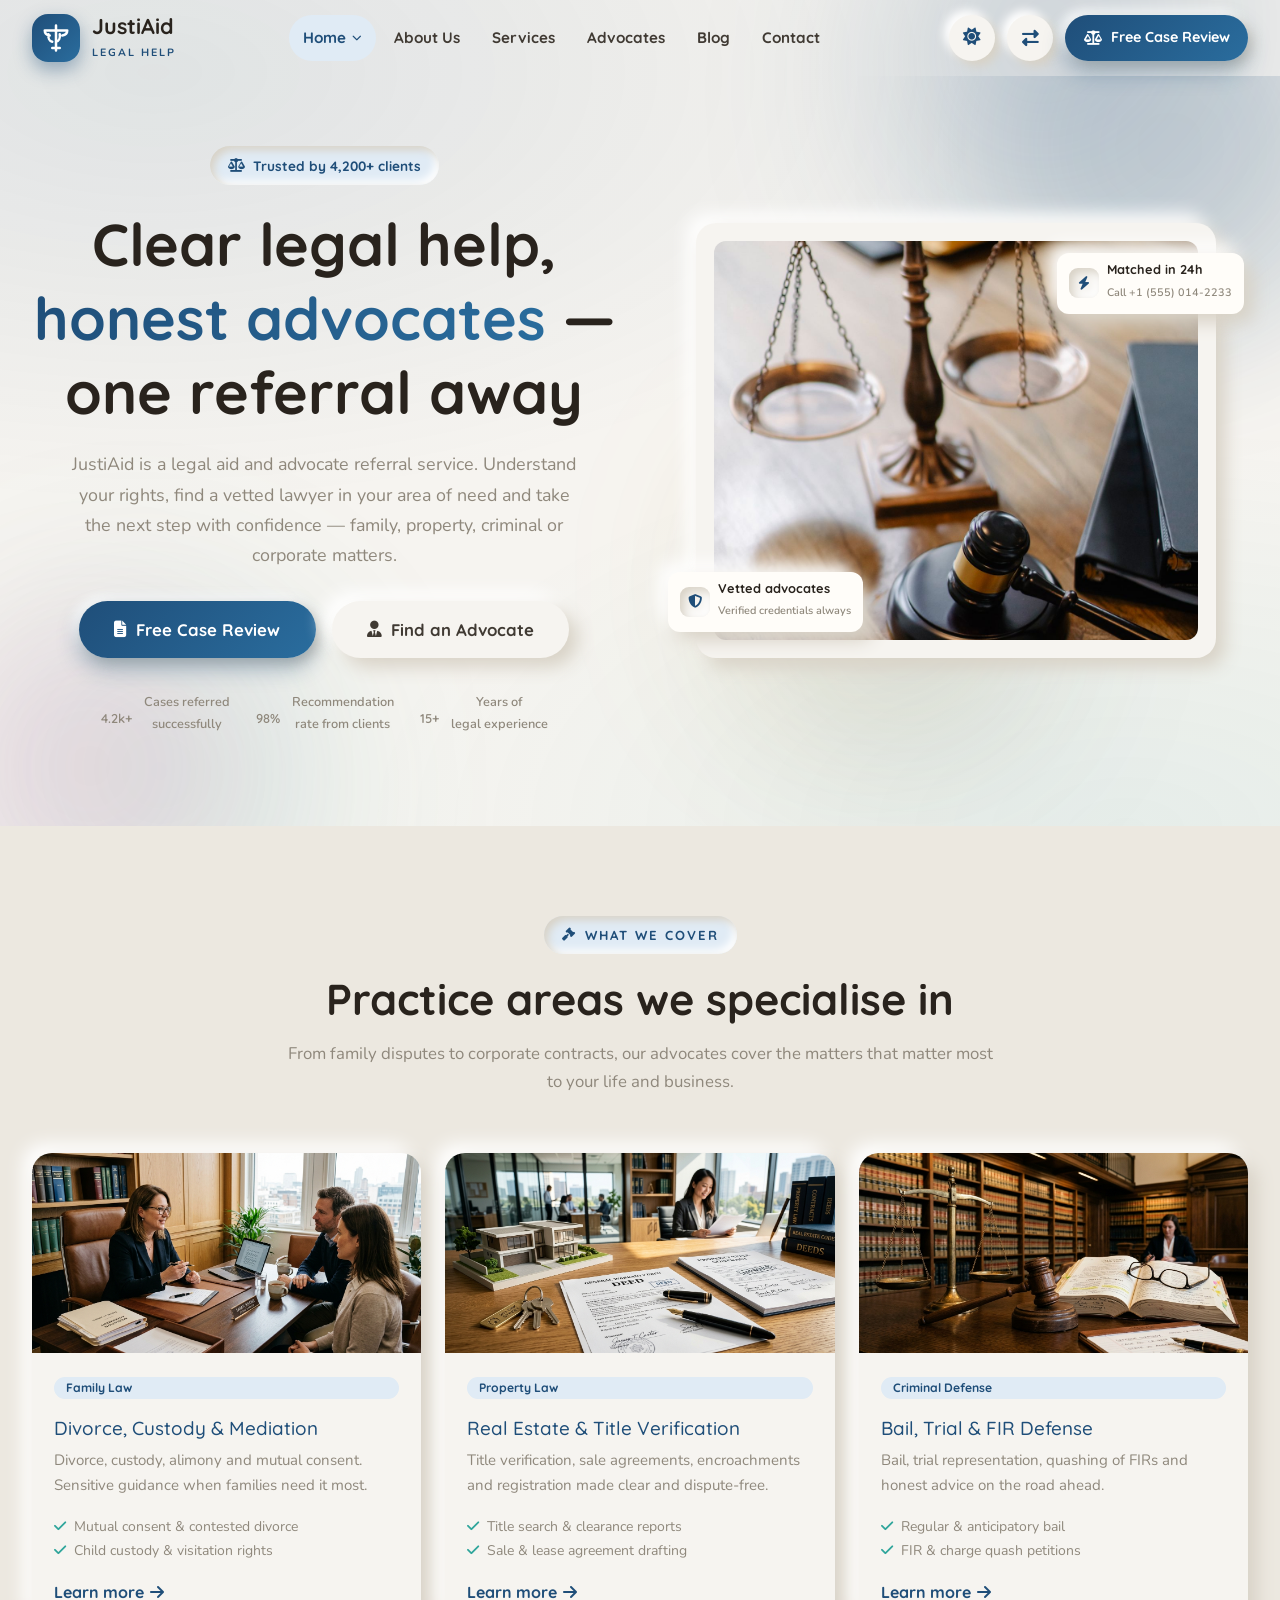
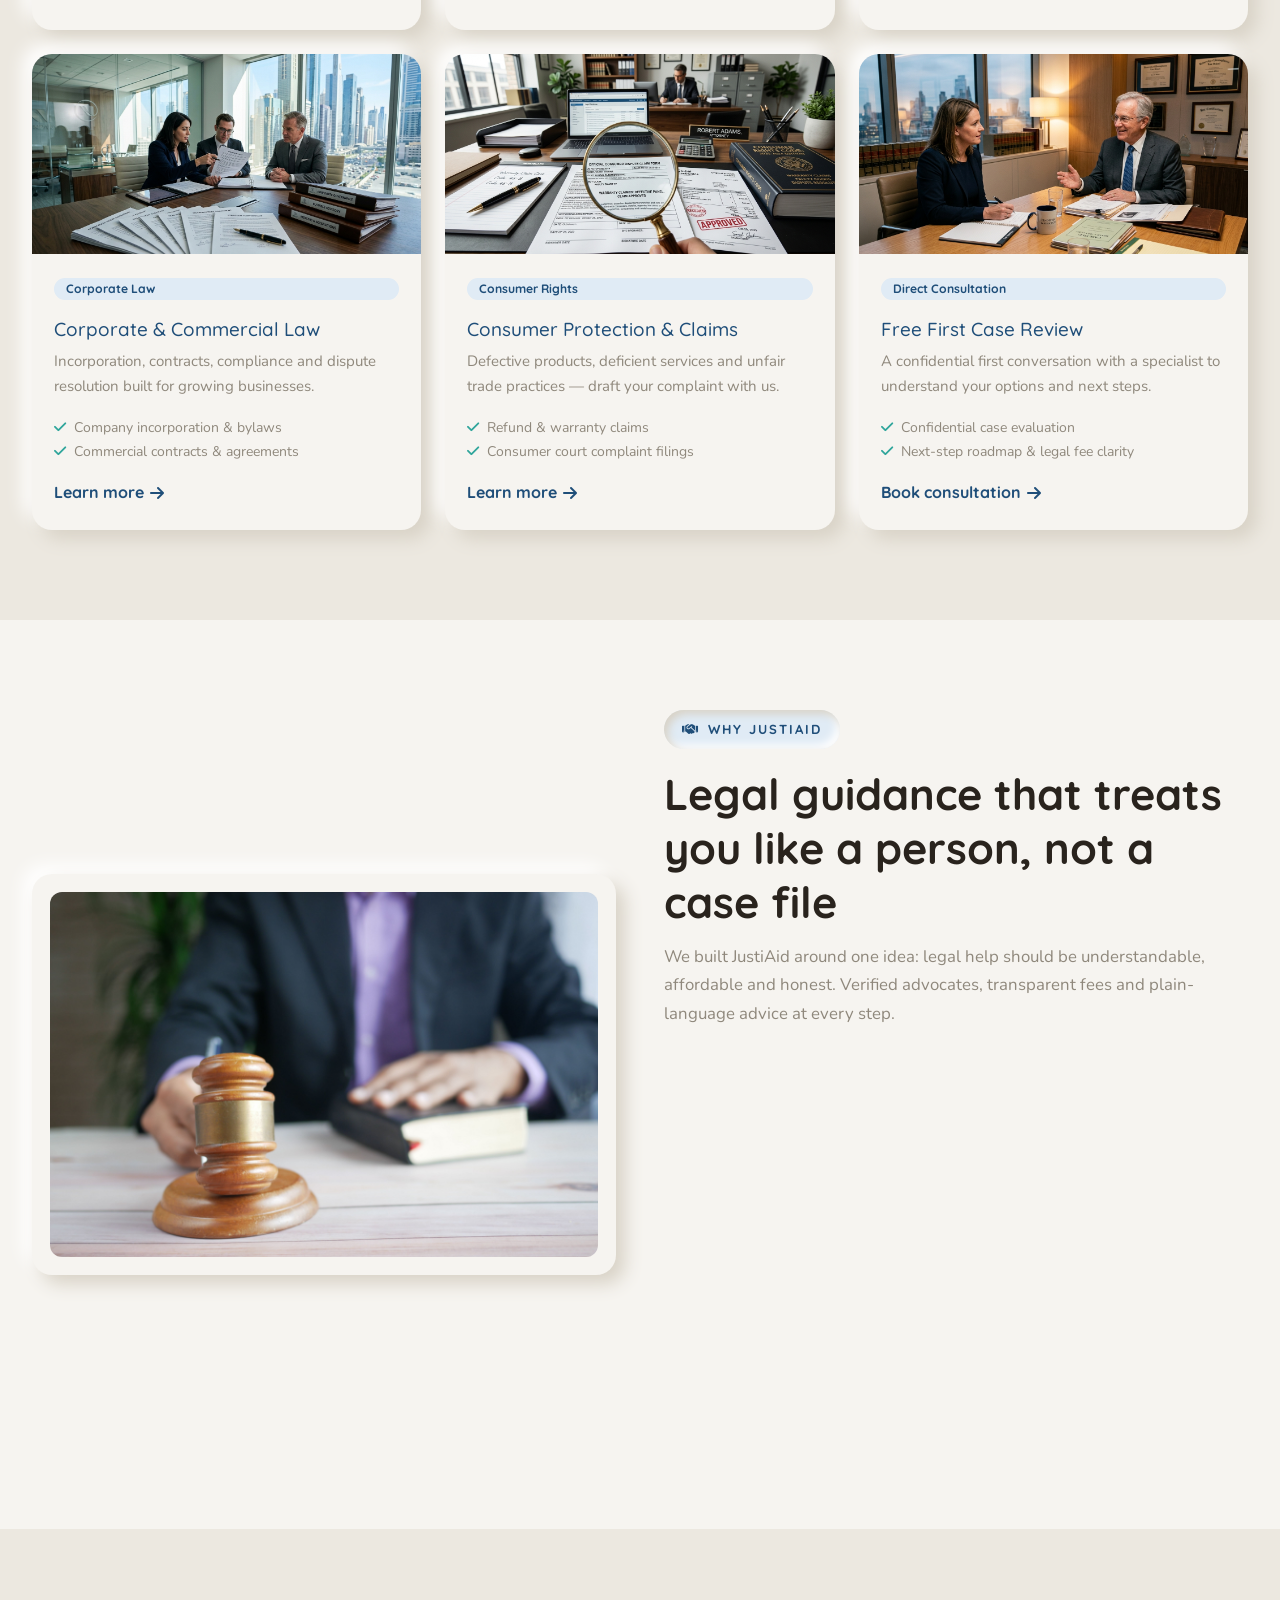
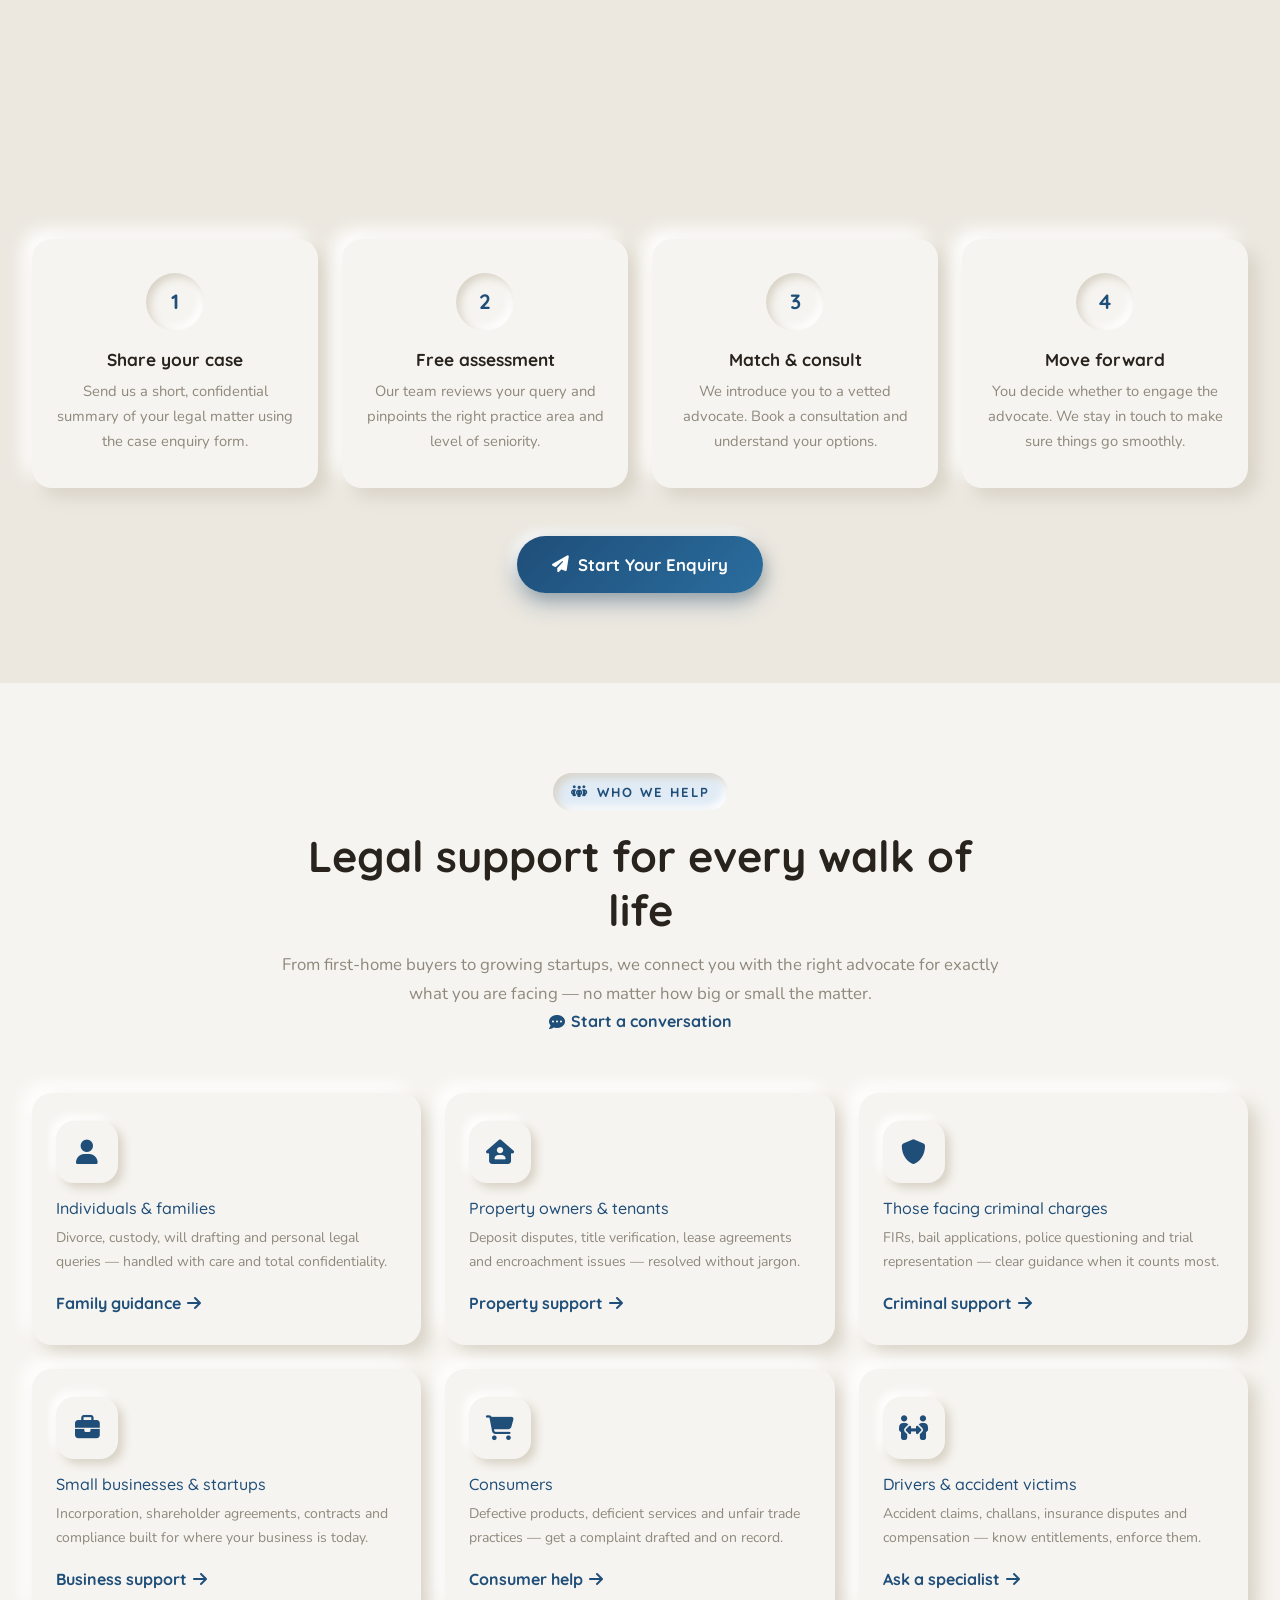
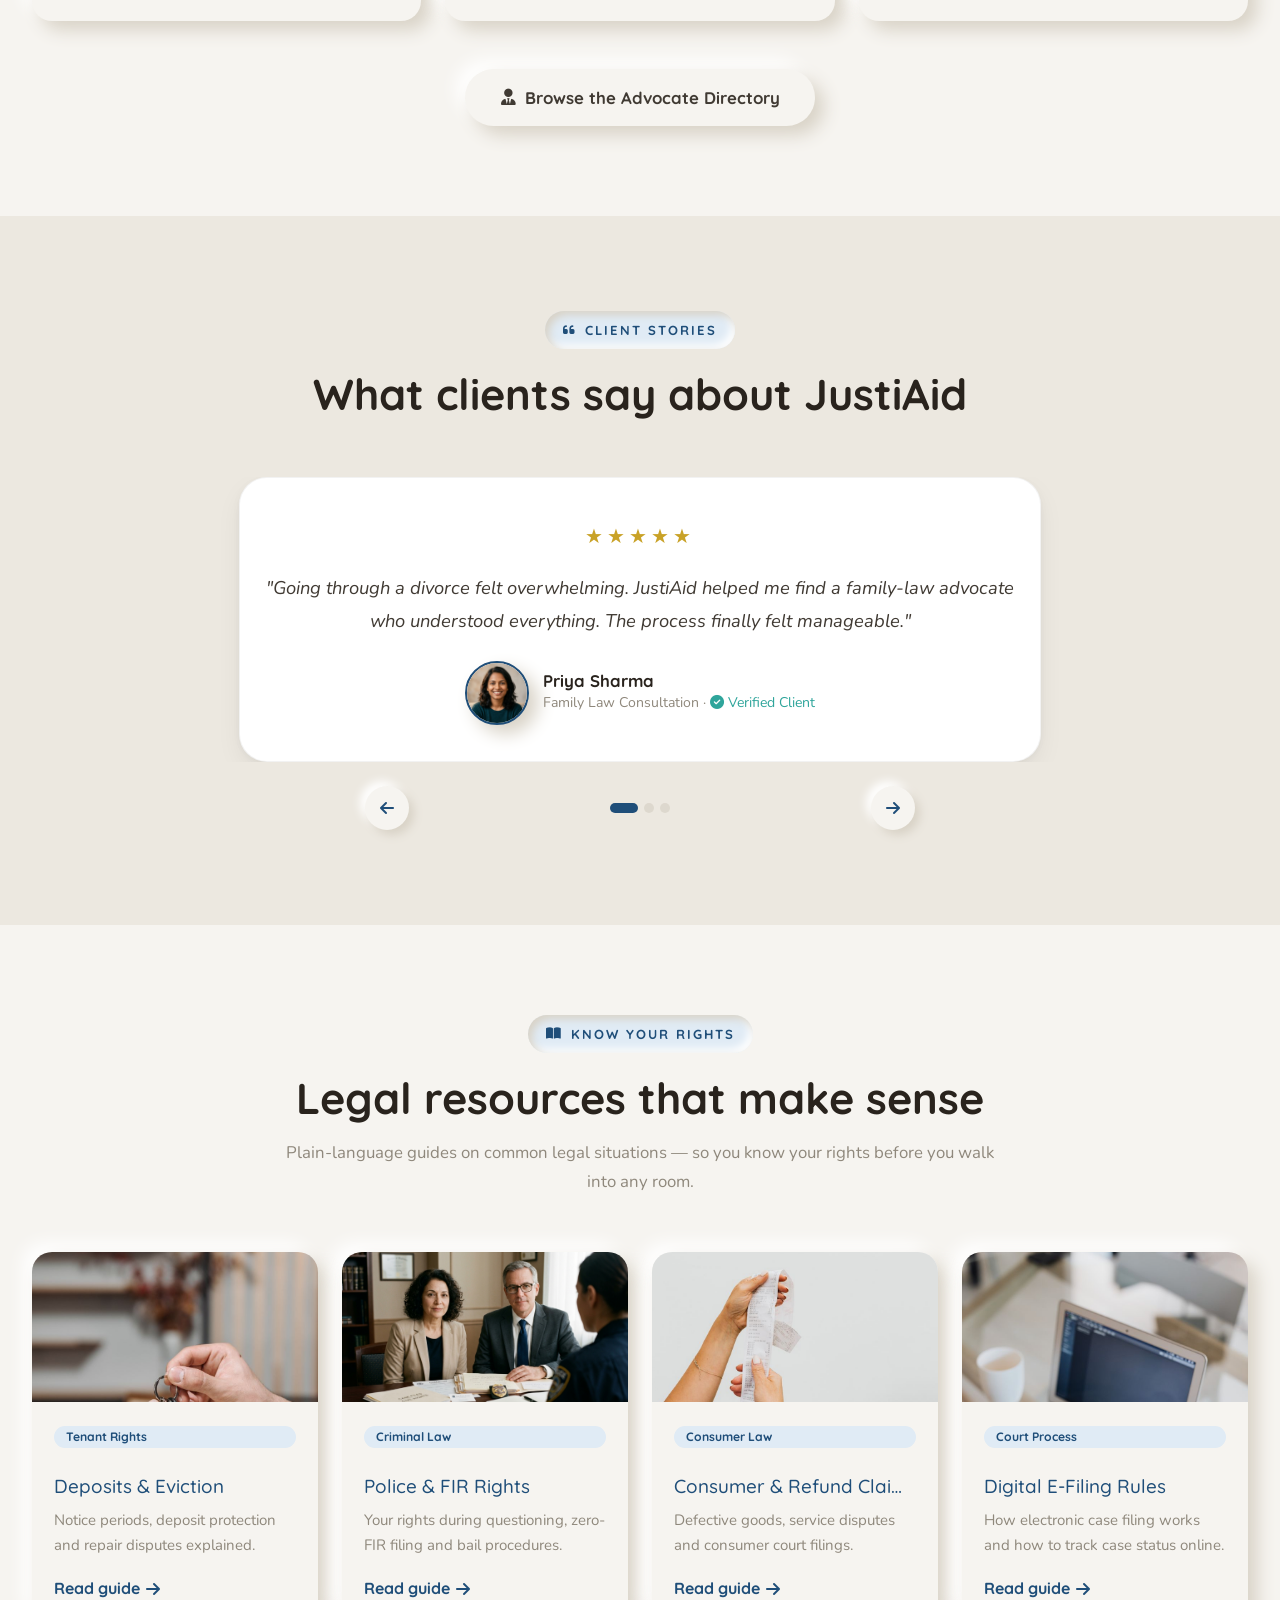
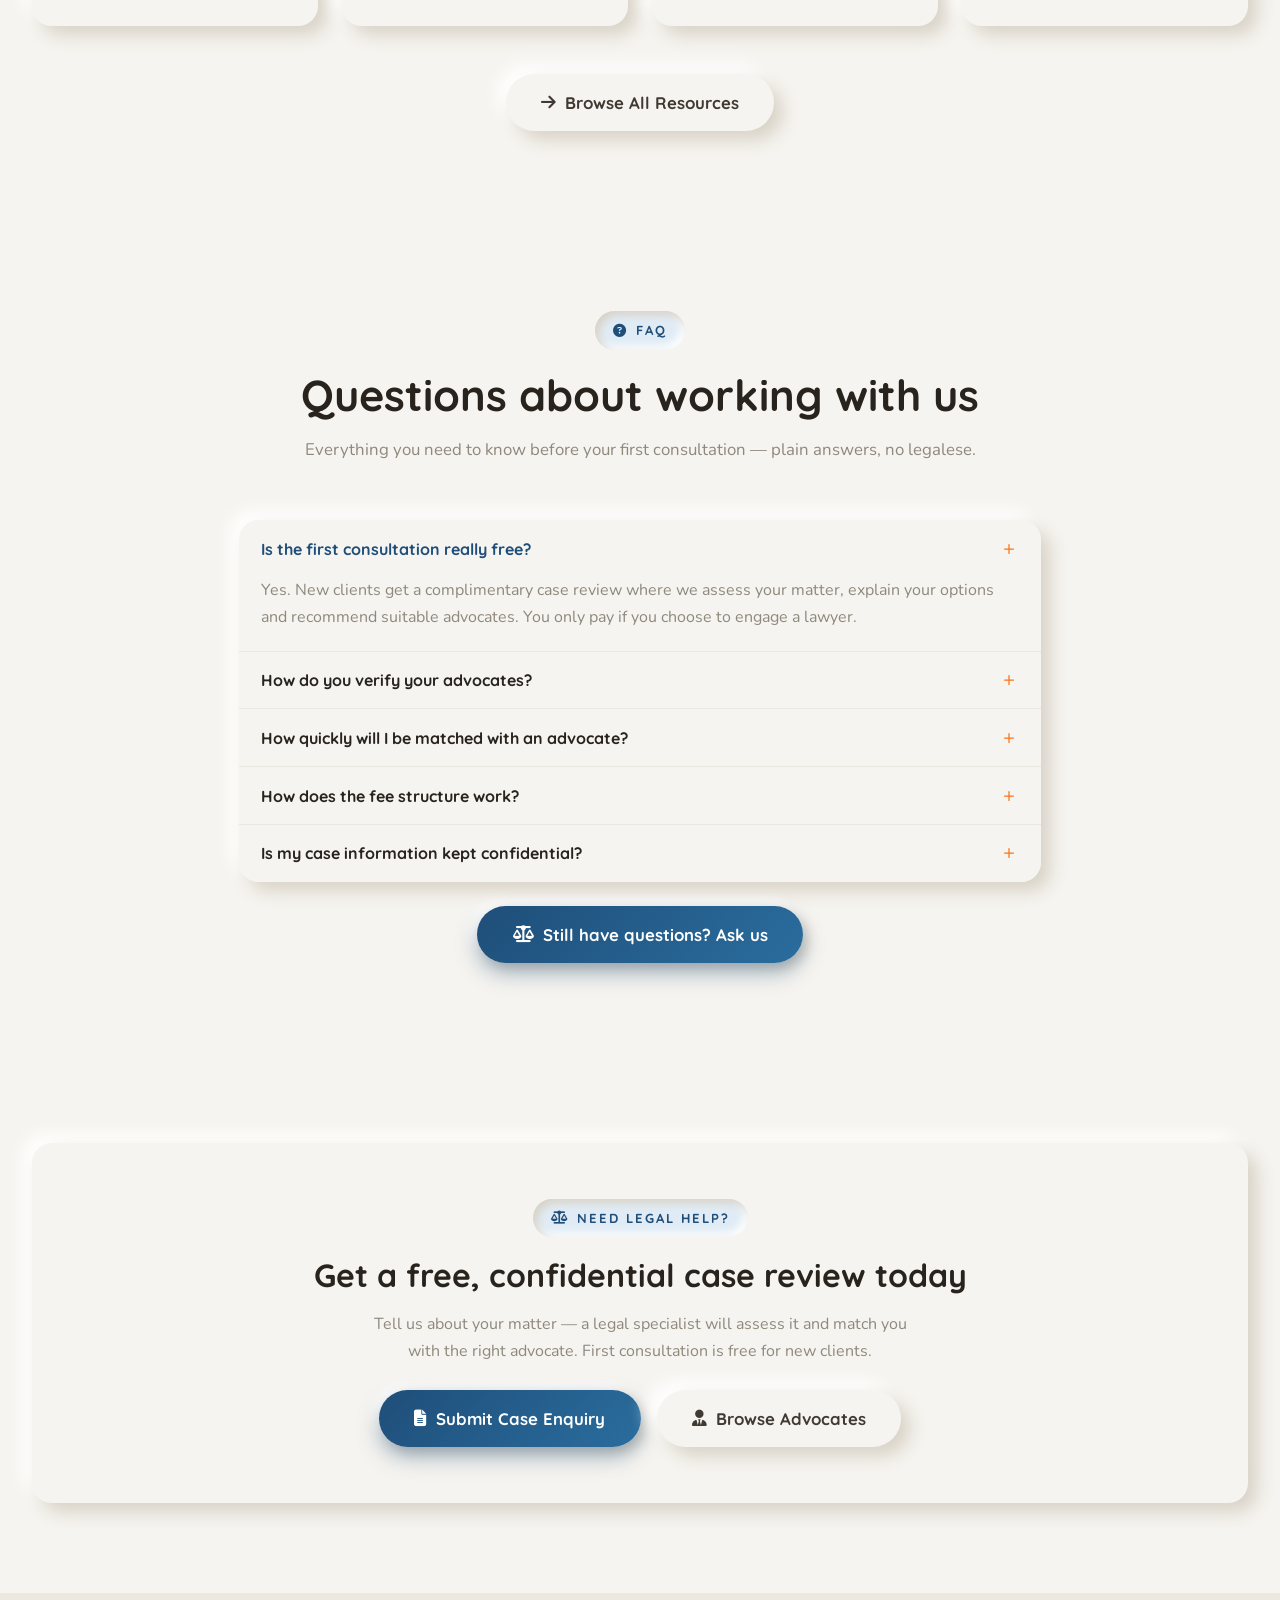
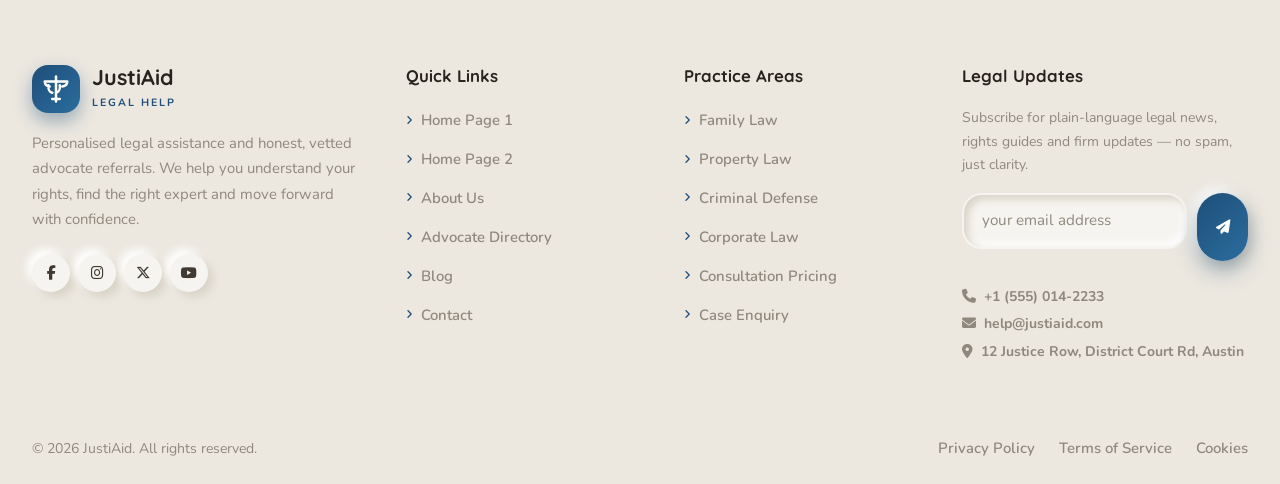
<file: index.html>
<!DOCTYPE html>
<html lang="en">

<head>
  <meta charset="UTF-8">
  <meta name="viewport" content="width=device-width, initial-scale=1.0">
  <title>JustiAid — Legal Aid &amp; Advocate Referral Service | Home Page 1</title>
  <meta name="description"
    content="JustiAid legal aid template. Personalised legal assistance, vetted advocate referrals, family, property, criminal and corporate law. Neumorphic, responsive, RTL-ready HTML template.">
  <meta name="keywords" content="legal template, advocate referral, law firm, lawyer directory, legal aid, HTML template">
  <meta property="og:title" content="JustiAid — Legal Aid & Advocate Referral Template">
  <meta property="og:description"
    content="A modern multipurpose template for legal aid and advocate referral services. Light & dark, RTL-ready, fully responsive.">
  <meta property="og:type" content="website">
  <link rel="icon" type="image/svg+xml" href="assets/images/logo.svg">

  <script>
    (function () {
      var t = null;
      try { t = localStorage.getItem('theme'); } catch (e) { }
      if (!t) t = (window.matchMedia && window.matchMedia('(prefers-color-scheme: dark)').matches) ? 'dark' : 'light';
      document.documentElement.setAttribute('data-theme', t);
    })();
  </script>

  <!--
    RTL support: add dir="rtl" and the matching language code, e.g.
    <html lang="ar" dir="rtl">  — all pages are fully RTL-compatible.
  -->

  <link rel="preconnect" href="https://fonts.googleapis.com">
  <link rel="preconnect" href="https://fonts.gstatic.com" crossorigin>
  <link
    href="https://fonts.googleapis.com/css2?family=Nunito:wght@400;600;700;800&family=Quicksand:wght@500;600;700&display=swap"
    rel="stylesheet">
  <link href="https://cdn.jsdelivr.net/npm/bootstrap@5.3.3/dist/css/bootstrap.min.css" rel="stylesheet">
  <link href="https://cdnjs.cloudflare.com/ajax/libs/font-awesome/6.5.2/css/all.min.css" rel="stylesheet">
  <link href="css/style.css" rel="stylesheet">
</head>

<body data-page="home-1">

  <div class="aurora-bg" aria-hidden="true">
    <span class="wave w1"></span>
    <span class="wave w2"></span>
    <span class="wave w3"></span>
    <span class="wave w4"></span>
  </div>

  <div id="preloader" aria-hidden="true">
    <img class="preloader-paw" src="assets/images/logo.svg" alt="Loading">
  </div>

  <div id="navbar"></div>

  <main>
    <!-- ================= HERO ================= -->
    <section class="hero" aria-label="Welcome to JustiAid">
      <div class="paws-bg" aria-hidden="true">
        <span class="blob b1"></span>
        <span class="blob b2"></span>
      </div>
      <div class="container">
        <div class="hero-inner">
          <div class="hero-copy reveal">
            <span class="hero-eyebrow"><i class="fa-solid fa-scale-balanced"></i> Trusted by 4,200+ clients</span>
            <h1>Clear legal help, <span class="grad">honest advocates</span> — one referral away</h1>
            <p class="hero-lead">JustiAid is a legal aid and advocate referral service. Understand your rights, find a
              vetted lawyer in your area of need and take the next step with confidence — family, property, criminal or
              corporate matters.</p>
            <div class="hero-cta">
              <a class="btn btn-accent btn-lg" href="contact.html#enquiry"><i class="fa-solid fa-file-lines"></i> Free
                Case Review</a>
              <a class="btn btn-ghost btn-lg" href="advocate-directory.html"><i class="fa-solid fa-user-tie"></i> Find an
                Advocate</a>
            </div>
            <div class="hero-stats">
              <div class="hero-stat"><b><span data-count="4.2" data-suffix="k+">0</span></b><span>Cases
                  referred<br>successfully</span></div>
              <div class="hero-stat"><b><span data-count="98" data-suffix="%">0</span></b><span>Recommendation<br>rate
                  from clients</span></div>
              <div class="hero-stat"><b><span data-count="15" data-suffix="+">0</span></b><span>Years of<br>legal
                  experience</span></div>
            </div>
          </div>
          <div class="hero-visual reveal">
            <div class="neu">
              <img src="assets/images/hero-justice.jpg" alt="Illustration of the scales of justice, gavel and law books">
            </div>
            <div class="hero-float-wrap">
              <div class="hero-float f1">
                <span class="f-ico"><i class="fa-solid fa-shield-halved"></i></span>
                <span><b>Vetted advocates</b><small>Verified credentials always</small></span>
              </div>
              <div class="hero-float f2">
                <span class="f-ico"><i class="fa-solid fa-bolt"></i></span>
                <span><b>Matched in 24h</b><small><a href="tel:+15550142233" class="contact-link">Call +1 (555) 014-2233</a></small></span>
              </div>
            </div>
          </div>
        </div>
      </div>
    </section>

    <!-- ================= PRACTICE AREAS ================= -->
    <section class="section bg-soft" aria-label="Practice areas">
      <div class="container">
        <div class="sec-head reveal">
          <span class="sec-eyebrow"><i class="fa-solid fa-gavel"></i> What we cover</span>
          <h2>Practice areas we specialise in</h2>
          <p>From family disputes to corporate contracts, our advocates cover the matters that matter most to your life
            and business.</p>
        </div>
        <div class="row g-4">
          <div class="col-md-6 col-lg-4 reveal">
            <a class="card-neu service-card has-img h-100" href="service-details.html?service=family-law">
              <div class="card-thumb">
                <img src="assets/images/service-family-law.jpg" alt="Family law and divorce legal counsel">
              </div>
              <div class="card-content">
                <span class="badge badge-soft" style="background:var(--accent-soft);color:var(--accent)">Family Law</span>
                <h3 class="h5 mb-2">Divorce, Custody &amp; Mediation</h3>
                <p class="small text-muted mb-3">Divorce, custody, alimony and mutual consent. Sensitive guidance when families need it most.</p>
                <ul class="list-unstyled small text-muted mb-3 mt-auto">
                  <li><i class="fa-solid fa-check me-2" style="color:var(--teal)"></i>Mutual consent &amp; contested divorce</li>
                  <li><i class="fa-solid fa-check me-2" style="color:var(--teal)"></i>Child custody &amp; visitation rights</li>
                </ul>
                <span class="card-link mt-auto">Learn more <i class="fa-solid fa-arrow-right"></i></span>
              </div>
            </a>
          </div>
          <div class="col-md-6 col-lg-4 reveal reveal-delay-1">
            <a class="card-neu service-card has-img h-100" href="service-details.html?service=property-law">
              <div class="card-thumb">
                <img src="assets/images/service-property-law.jpg" alt="Property title search and real estate contracts">
              </div>
              <div class="card-content">
                <span class="badge badge-soft" style="background:var(--accent-soft);color:var(--accent)">Property Law</span>
                <h3 class="h5 mb-2">Real Estate &amp; Title Verification</h3>
                <p class="small text-muted mb-3">Title verification, sale agreements, encroachments and registration made clear and dispute-free.</p>
                <ul class="list-unstyled small text-muted mb-3 mt-auto">
                  <li><i class="fa-solid fa-check me-2" style="color:var(--teal)"></i>Title search &amp; clearance reports</li>
                  <li><i class="fa-solid fa-check me-2" style="color:var(--teal)"></i>Sale &amp; lease agreement drafting</li>
                </ul>
                <span class="card-link mt-auto">Learn more <i class="fa-solid fa-arrow-right"></i></span>
              </div>
            </a>
          </div>
          <div class="col-md-6 col-lg-4 reveal reveal-delay-2">
            <a class="card-neu service-card has-img h-100" href="service-details.html?service=criminal-defense">
              <div class="card-thumb">
                <img src="assets/images/service-criminal-defense.jpg" alt="Criminal defense and courtroom representation">
              </div>
              <div class="card-content">
                <span class="badge badge-soft" style="background:var(--accent-soft);color:var(--accent)">Criminal Defense</span>
                <h3 class="h5 mb-2">Bail, Trial &amp; FIR Defense</h3>
                <p class="small text-muted mb-3">Bail, trial representation, quashing of FIRs and honest advice on the road ahead.</p>
                <ul class="list-unstyled small text-muted mb-3 mt-auto">
                  <li><i class="fa-solid fa-check me-2" style="color:var(--teal)"></i>Regular &amp; anticipatory bail</li>
                  <li><i class="fa-solid fa-check me-2" style="color:var(--teal)"></i>FIR &amp; charge quash petitions</li>
                </ul>
                <span class="card-link mt-auto">Learn more <i class="fa-solid fa-arrow-right"></i></span>
              </div>
            </a>
          </div>
          <div class="col-md-6 col-lg-4 reveal">
            <a class="card-neu service-card has-img h-100" href="service-details.html?service=corporate-law">
              <div class="card-thumb">
                <img src="assets/images/service-corporate-law.jpg" alt="Corporate business contracts and compliance">
              </div>
              <div class="card-content">
                <span class="badge badge-soft" style="background:var(--accent-soft);color:var(--accent)">Corporate Law</span>
                <h3 class="h5 mb-2">Corporate &amp; Commercial Law</h3>
                <p class="small text-muted mb-3">Incorporation, contracts, compliance and dispute resolution built for growing businesses.</p>
                <ul class="list-unstyled small text-muted mb-3 mt-auto">
                  <li><i class="fa-solid fa-check me-2" style="color:var(--teal)"></i>Company incorporation &amp; bylaws</li>
                  <li><i class="fa-solid fa-check me-2" style="color:var(--teal)"></i>Commercial contracts &amp; agreements</li>
                </ul>
                <span class="card-link mt-auto">Learn more <i class="fa-solid fa-arrow-right"></i></span>
              </div>
            </a>
          </div>
          <div class="col-md-6 col-lg-4 reveal reveal-delay-1">
            <a class="card-neu service-card has-img h-100" href="service-details.html?service=consumer-rights">
              <div class="card-thumb">
                <img src="assets/images/service-consumer-rights.jpg" alt="Consumer protection and compensation claims">
              </div>
              <div class="card-content">
                <span class="badge badge-soft" style="background:var(--accent-soft);color:var(--accent)">Consumer Rights</span>
                <h3 class="h5 mb-2">Consumer Protection &amp; Claims</h3>
                <p class="small text-muted mb-3">Defective products, deficient services and unfair trade practices — draft your complaint with us.</p>
                <ul class="list-unstyled small text-muted mb-3 mt-auto">
                  <li><i class="fa-solid fa-check me-2" style="color:var(--teal)"></i>Refund &amp; warranty claims</li>
                  <li><i class="fa-solid fa-check me-2" style="color:var(--teal)"></i>Consumer court complaint filings</li>
                </ul>
                <span class="card-link mt-auto">Learn more <i class="fa-solid fa-arrow-right"></i></span>
              </div>
            </a>
          </div>
          <div class="col-md-6 col-lg-4 reveal reveal-delay-2">
            <a class="card-neu service-card has-img h-100" href="contact.html#enquiry">
              <div class="card-thumb">
                <img src="assets/images/service-legal-consultation.jpg" alt="One on one legal consultation with an advocate">
              </div>
              <div class="card-content">
                <span class="badge badge-soft" style="background:var(--accent-soft);color:var(--accent)">Direct Consultation</span>
                <h3 class="h5 mb-2">Free First Case Review</h3>
                <p class="small text-muted mb-3">A confidential first conversation with a specialist to understand your options and next steps.</p>
                <ul class="list-unstyled small text-muted mb-3 mt-auto">
                  <li><i class="fa-solid fa-check me-2" style="color:var(--teal)"></i>Confidential case evaluation</li>
                  <li><i class="fa-solid fa-check me-2" style="color:var(--teal)"></i>Next-step roadmap &amp; legal fee clarity</li>
                </ul>
                <span class="card-link mt-auto">Book consultation <i class="fa-solid fa-arrow-right"></i></span>
              </div>
            </a>
          </div>
        </div>
      </div>
    </section>

    <!-- ================= WHY CHOOSE US ================= -->
    <section class="section" aria-label="Why choose JustiAid">
      <div class="container">
        <div class="row align-items-center g-5">
          <div class="col-lg-6 reveal">
            <div class="neu" style="padding:18px">
              <img src="assets/images/pexels-towfiqu-barbhuiya-3440682-8693379.jpg" alt="Legal consultation with an advocate"
                style="border-radius:calc(var(--r-md) - 8px)">
            </div>
          </div>
          <div class="col-lg-6">
            <div class="sec-head left reveal">
              <span class="sec-eyebrow"><i class="fa-solid fa-handshake"></i> Why JustiAid</span>
              <h2>Legal guidance that treats you like a person, not a case file</h2>
              <p>We built JustiAid around one idea: legal help should be understandable, affordable and honest. Verified
                advocates, transparent fees and plain-language advice at every step.</p>
            </div>
            <div class="row g-3">
              <div class="col-sm-6 reveal">
                <div class="neu-flat p-3 h-100">
                  <h3 class="h6 mb-2 icon-flip-end"><i class="fa-solid fa-certificate text-warning me-2"></i>Verified advocates</h3>
                  <p class="small text-muted mb-0">Every advocate's bar registration and credentials are verified before
                    they join our roster.</p>
                </div>
              </div>
              <div class="col-sm-6 reveal reveal-delay-1">
                <div class="neu-flat p-3 h-100">
                  <h3 class="h6 mb-2 icon-flip-end"><i class="fa-solid fa-lock me-2" style="color:var(--teal)"></i>Confidential by
                    design</h3>
                  <p class="small text-muted mb-0">Your case details are shared only with the advocate you choose, and
                    never elsewhere.</p>
                </div>
              </div>
              <div class="col-sm-6 reveal">
                <div class="neu-flat p-3 h-100">
                  <h3 class="h6 mb-2 icon-flip-end"><i class="fa-solid fa-rotate me-2" style="color:var(--accent-2)"></i>Transparent
                    fees</h3>
                  <p class="small text-muted mb-0">Consultation costs and retainer ranges are clear up front — no hidden
                    surprises.</p>
                </div>
              </div>
              <div class="col-sm-6 reveal reveal-delay-1">
                <div class="neu-flat p-3 h-100">
                  <h3 class="h6 mb-2 icon-flip-end"><i class="fa-solid fa-bolt me-2" style="color:var(--accent)"></i>48-hour matching
                  </h3>
                  <p class="small text-muted mb-0">We match you with a specialist advocate within 48 hours of your case
                    enquiry.</p>
                </div>
              </div>
            </div>
            <a class="btn btn-accent mt-4 reveal" href="about.html"><i class="fa-solid fa-users"></i> Meet Our Team</a>
          </div>
        </div>
      </div>
    </section>

    <!-- ================= PROCESS ================= -->
    <section class="section bg-soft" aria-label="How the referral process works">
      <div class="container">
        <div class="sec-head reveal">
          <span class="sec-eyebrow"><i class="fa-solid fa-route"></i> How it works</span>
          <h2>From enquiry to advocate in 4 easy steps</h2>
        </div>
        <div class="row g-4">
          <div class="col-md-6 col-lg-3 reveal">
            <div class="card-neu step-card">
              <span class="step-num">1</span>
              <h3>Share your case</h3>
              <p>Send us a short, confidential summary of your legal matter using the case enquiry form.</p>
            </div>
          </div>
          <div class="col-md-6 col-lg-3 reveal reveal-delay-1">
            <div class="card-neu step-card">
              <span class="step-num">2</span>
              <h3>Free assessment</h3>
              <p>Our team reviews your query and pinpoints the right practice area and level of seniority.</p>
            </div>
          </div>
          <div class="col-md-6 col-lg-3 reveal reveal-delay-2">
            <div class="card-neu step-card">
              <span class="step-num">3</span>
              <h3>Match &amp; consult</h3>
              <p>We introduce you to a vetted advocate. Book a consultation and understand your options.</p>
            </div>
          </div>
          <div class="col-md-6 col-lg-3 reveal reveal-delay-3">
            <div class="card-neu step-card">
              <span class="step-num">4</span>
              <h3>Move forward</h3>
              <p>You decide whether to engage the advocate. We stay in touch to make sure things go smoothly.</p>
            </div>
          </div>
        </div>
        <div class="d-flex justify-content-center mt-5">
          <a class="btn btn-accent btn-lg" href="contact.html#enquiry"><i class="fa-solid fa-paper-plane"></i> Start Your
            Enquiry</a>
        </div>
      </div>
    </section>

    <!-- ================= WHO WE HELP ================= -->
    <section class="section" aria-label="Who we help">
      <div class="container">
        <a class="sec-head reveal d-block" href="contact.html#enquiry" style="text-decoration:none">
          <span class="sec-eyebrow"><i class="fa-solid fa-people-group"></i> Who we help</span>
          <h2>Legal support for every walk of life</h2>
          <p>From first-home buyers to growing startups, we connect you with the right advocate for exactly what you are
            facing — no matter how big or small the matter.</p>
          <span class="card-link"><i class="fa-solid fa-comment-dots"></i> Start a conversation</span>
        </a>
        <div class="row g-4">
          <div class="col-md-6 col-lg-4 reveal">
            <a class="card-neu h-100 d-flex flex-column" href="contact.html#enquiry" style="padding:28px 24px;text-decoration:none">
              <span class="icon-box mb-3"><i class="fa-solid fa-user"></i></span>
              <h3 class="h6 mb-2">Individuals &amp; families</h3>
              <p class="small text-muted mb-3">Divorce, custody, will drafting and personal legal queries — handled with
                care and total confidentiality.</p>
              <span class="card-link mt-auto">Family guidance <i class="fa-solid fa-arrow-right"></i></span>
            </a>
          </div>
          <div class="col-md-6 col-lg-4 reveal reveal-delay-1">
            <a class="card-neu h-100 d-flex flex-column" href="contact.html#enquiry" style="padding:28px 24px;text-decoration:none">
              <span class="icon-box mb-3"><i class="fa-solid fa-house-user"></i></span>
              <h3 class="h6 mb-2">Property owners &amp; tenants</h3>
              <p class="small text-muted mb-3">Deposit disputes, title verification, lease agreements and encroachment
                issues — resolved without jargon.</p>
              <span class="card-link mt-auto">Property support <i class="fa-solid fa-arrow-right"></i></span>
            </a>
          </div>
          <div class="col-md-6 col-lg-4 reveal reveal-delay-2">
            <a class="card-neu h-100 d-flex flex-column" href="contact.html#enquiry" style="padding:28px 24px;text-decoration:none">
              <span class="icon-box mb-3"><i class="fa-solid fa-shield"></i></span>
              <h3 class="h6 mb-2">Those facing criminal charges</h3>
              <p class="small text-muted mb-3">FIRs, bail applications, police questioning and trial representation —
                clear guidance when it counts most.</p>
              <span class="card-link mt-auto">Criminal support <i class="fa-solid fa-arrow-right"></i></span>
            </a>
          </div>
          <div class="col-md-6 col-lg-4 reveal">
            <a class="card-neu h-100 d-flex flex-column" href="contact.html#enquiry" style="padding:28px 24px;text-decoration:none">
              <span class="icon-box mb-3"><i class="fa-solid fa-briefcase"></i></span>
              <h3 class="h6 mb-2">Small businesses &amp; startups</h3>
              <p class="small text-muted mb-3">Incorporation, shareholder agreements, contracts and compliance built for
                where your business is today.</p>
              <span class="card-link mt-auto">Business support <i class="fa-solid fa-arrow-right"></i></span>
            </a>
          </div>
          <div class="col-md-6 col-lg-4 reveal reveal-delay-1">
            <a class="card-neu h-100 d-flex flex-column" href="contact.html#enquiry" style="padding:28px 24px;text-decoration:none">
              <span class="icon-box mb-3"><i class="fa-solid fa-cart-shopping"></i></span>
              <h3 class="h6 mb-2">Consumers</h3>
              <p class="small text-muted mb-3">Defective products, deficient services and unfair trade practices — get a
                complaint drafted and on record.</p>
              <span class="card-link mt-auto">Consumer help <i class="fa-solid fa-arrow-right"></i></span>
            </a>
          </div>
          <div class="col-md-6 col-lg-4 reveal reveal-delay-2">
            <a class="card-neu h-100 d-flex flex-column" href="contact.html#enquiry" style="padding:28px 24px;text-decoration:none">
              <span class="icon-box mb-3"><i class="fa-solid fa-people-arrows"></i></span>
              <h3 class="h6 mb-2">Drivers &amp; accident victims</h3>
              <p class="small text-muted mb-3">Accident claims, challans, insurance disputes and compensation — know
                entitlements, enforce them.</p>
              <span class="card-link mt-auto">Ask a specialist <i class="fa-solid fa-arrow-right"></i></span>
            </a>
          </div>
        </div>
        <div class="text-center mt-5">
          <a class="btn btn-ghost btn-lg" href="advocate-directory.html"><i class="fa-solid fa-user-tie"></i> Browse the Advocate Directory</a>
        </div>
      </div>
    </section>

    <!-- ================= TESTIMONIALS ================= -->
    <section class="section section-pad bg-soft" aria-label="Testimonials">
      <div class="container">
        <div class="sec-head reveal">
          <span class="sec-eyebrow"><i class="fa-solid fa-quote-left"></i> Client stories</span>
          <h2>What clients say about JustiAid</h2>
        </div>
        <div id="testimonialCarousel" class="carousel slide" data-bs-ride="carousel" data-bs-interval="4500">
          <div class="carousel-inner">
            <div class="carousel-item active">
              <div class="row g-4 justify-content-center">
                <div class="col-12 col-md-10 col-lg-8">
                  <div class="card-neu t-card text-center">
                    <div class="stars">★★★★★</div>
                    <blockquote>"Going through a divorce felt overwhelming. JustiAid helped me find a family-law advocate
                      who understood everything. The process finally felt manageable."</blockquote>
                    <div class="t-user justify-content-center">
                      <img src="assets/images/client-priya-sharma.jpg" alt="Priya Sharma, verified client">
                      <div class="text-start">
                        <b>Priya Sharma</b>
                        <small>Family Law Consultation · <span style="color:var(--teal)"><i class="fa-solid fa-circle-check"></i> Verified Client</span></small>
                      </div>
                    </div>
                  </div>
                </div>
              </div>
            </div>
            <div class="carousel-item">
              <div class="row g-4 justify-content-center">
                <div class="col-12 col-md-10 col-lg-8">
                  <div class="card-neu t-card text-center">
                    <div class="stars">★★★★★</div>
                    <blockquote>"The property advocate I was referred to caught an encumbrance no one else noticed. That
                      alone saved me thousands. Worth every penny."</blockquote>
                    <div class="t-user justify-content-center">
                      <img src="assets/images/client-marcus-lee.jpg" alt="Marcus Lee, verified client">
                      <div class="text-start">
                        <b>Marcus Lee</b>
                        <small>Property Law Matter · <span style="color:var(--teal)"><i class="fa-solid fa-circle-check"></i> Verified Client</span></small>
                      </div>
                    </div>
                  </div>
                </div>
              </div>
            </div>
            <div class="carousel-item">
              <div class="row g-4 justify-content-center">
                <div class="col-12 col-md-10 col-lg-8">
                  <div class="card-neu t-card text-center">
                    <div class="stars">★★★★★</div>
                    <blockquote>"I was terrified after receiving a legal notice about my startup. The corporate advocate
                      explained everything in plain English and resolved it quickly."</blockquote>
                    <div class="t-user justify-content-center">
                      <img src="assets/images/client-amelia-chen.jpg" alt="Amelia Chen, verified client">
                      <div class="text-start">
                        <b>Amelia Chen</b>
                        <small>Corporate Law Matter · <span style="color:var(--teal)"><i class="fa-solid fa-circle-check"></i> Verified Client</span></small>
                      </div>
                    </div>
                  </div>
                </div>
              </div>
            </div>
          </div>
          <div class="d-flex justify-content-center align-items-center gap-3 mt-4">
            <button class="carousel-ctrl" type="button" data-bs-target="#testimonialCarousel" data-bs-slide="prev" aria-label="Previous review"><i class="fa-solid fa-arrow-left"></i></button>
            <div class="carousel-indicators mb-0 position-static">
              <button type="button" data-bs-target="#testimonialCarousel" data-bs-slide-to="0" class="active"
                aria-current="true" aria-label="Review 1"></button>
              <button type="button" data-bs-target="#testimonialCarousel" data-bs-slide-to="1"
                aria-label="Review 2"></button>
              <button type="button" data-bs-target="#testimonialCarousel" data-bs-slide-to="2"
                aria-label="Review 3"></button>
            </div>
            <button class="carousel-ctrl" type="button" data-bs-target="#testimonialCarousel" data-bs-slide="next" aria-label="Next review"><i class="fa-solid fa-arrow-right"></i></button>
          </div>
        </div>
      </div>
    </section>

    <!-- ================= KNOW YOUR RIGHTS / RESOURCES ================= -->
    <section class="section" aria-label="Know your rights resources">
      <div class="container">
        <div class="sec-head reveal">
          <span class="sec-eyebrow"><i class="fa-solid fa-book-open"></i> Know your rights</span>
          <h2>Legal resources that make sense</h2>
          <p>Plain-language guides on common legal situations — so you know your rights before you walk into any room.</p>
        </div>
        <div class="row g-4">
          <div class="col-md-6 col-lg-3 reveal">
            <a class="card-neu service-card has-img h-100" style="text-decoration:none" href="blog-details.html?post=tenant-rights">
              <div class="card-thumb" style="height:150px">
                <img src="assets/images/blog-tenant.jpg" alt="Tenant rights guide">
              </div>
              <div class="card-content">
                <span class="badge badge-soft mb-2" style="background:var(--accent-soft);color:var(--accent)">Tenant Rights</span>
                <h3 class="h6 mb-2 resource-card-title" title="Deposits &amp; Eviction">Deposits &amp; Eviction</h3>
                <p class="small text-muted mb-0">Notice periods, deposit protection and repair disputes explained.</p>
                <span class="card-link mt-3">Read guide <i class="fa-solid fa-arrow-right"></i></span>
              </div>
            </a>
          </div>
          <div class="col-md-6 col-lg-3 reveal reveal-delay-1">
            <a class="card-neu service-card has-img h-100" style="text-decoration:none" href="blog-details.html?post=police-rights">
              <div class="card-thumb" style="height:150px">
                <img src="assets/images/blog-police.jpg" alt="Police questioning and FIR rights guide">
              </div>
              <div class="card-content">
                <span class="badge badge-soft mb-2" style="background:var(--accent-soft);color:var(--accent)">Criminal Law</span>
                <h3 class="h6 mb-2 resource-card-title" title="Police &amp; FIR Rights">Police &amp; FIR Rights</h3>
                <p class="small text-muted mb-0">Your rights during questioning, zero-FIR filing and bail procedures.</p>
                <span class="card-link mt-3">Read guide <i class="fa-solid fa-arrow-right"></i></span>
              </div>
            </a>
          </div>
          <div class="col-md-6 col-lg-3 reveal reveal-delay-2">
            <a class="card-neu service-card has-img h-100" style="text-decoration:none" href="blog-details.html?post=consumer-rights">
              <div class="card-thumb" style="height:150px">
                <img src="assets/images/blog-consumer.jpg" alt="Consumer rights and warranty guide">
              </div>
              <div class="card-content">
                <span class="badge badge-soft mb-2" style="background:var(--accent-soft);color:var(--accent)">Consumer Law</span>
                <h3 class="h6 mb-2 resource-card-title" title="Consumer &amp; Refund Claims">Consumer &amp; Refund Claims</h3>
                <p class="small text-muted mb-0">Defective goods, service disputes and consumer court filings.</p>
                <span class="card-link mt-3">Read guide <i class="fa-solid fa-arrow-right"></i></span>
              </div>
            </a>
          </div>
          <div class="col-md-6 col-lg-3 reveal reveal-delay-3">
            <a class="card-neu service-card has-img h-100" style="text-decoration:none" href="blog-details.html?post=e-filing">
              <div class="card-thumb" style="height:150px">
                <img src="assets/images/blog-efiling.jpg" alt="Digital court e-filing guide">
              </div>
              <div class="card-content">
                <span class="badge badge-soft mb-2" style="background:var(--accent-soft);color:var(--accent)">Court Process</span>
                <h3 class="h6 mb-2 resource-card-title" title="Digital E-Filing Rules">Digital E-Filing Rules</h3>
                <p class="small text-muted mb-0">How electronic case filing works and how to track case status online.</p>
                <span class="card-link mt-3">Read guide <i class="fa-solid fa-arrow-right"></i></span>
              </div>
            </a>
          </div>
        </div>
        <div class="d-flex justify-content-center mt-5">
          <a class="btn btn-ghost btn-lg" href="blog.html"><i class="fa-solid fa-arrow-right"></i> Browse All Resources</a>
        </div>
      </div>
    </section>

    <!-- ================= FAQ ================= -->
    <section class="section" aria-label="Frequently asked questions">
      <div class="container">
        <div class="sec-head reveal">
          <span class="sec-eyebrow"><i class="fa-solid fa-circle-question"></i> FAQ</span>
          <h2>Questions about working with us</h2>
          <p>Everything you need to know before your first consultation — plain answers, no legalese.</p>
        </div>
        <div class="row justify-content-center">
          <div class="col-lg-8 reveal">
            <div class="accordion accordion-gh" id="homeFaq">
              <div class="accordion-item">
                <h3 class="accordion-header">
                  <button class="accordion-button" type="button" data-bs-toggle="collapse" data-bs-target="#hfaq1" aria-expanded="true">
                    Is the first consultation really free?
                  </button>
                </h3>
                <div id="hfaq1" class="accordion-collapse collapse show" data-bs-parent="#homeFaq">
                  <div class="accordion-body">Yes. New clients get a complimentary case review where we assess your matter,
                    explain your options and recommend suitable advocates. You only pay if you choose to engage a lawyer.</div>
                </div>
              </div>
              <div class="accordion-item">
                <h3 class="accordion-header">
                  <button class="accordion-button collapsed" type="button" data-bs-toggle="collapse" data-bs-target="#hfaq2">
                    How do you verify your advocates?
                  </button>
                </h3>
                <div id="hfaq2" class="accordion-collapse collapse" data-bs-parent="#homeFaq">
                  <div class="accordion-body">Every advocate's bar registration, litigations and credentials are checked
                    before they join our roster. We also collect post-case feedback from clients so ratings stay honest.</div>
                </div>
              </div>
              <div class="accordion-item">
                <h3 class="accordion-header">
                  <button class="accordion-button collapsed" type="button" data-bs-toggle="collapse" data-bs-target="#hfaq3">
                    How quickly will I be matched with an advocate?
                  </button>
                </h3>
                <div id="hfaq3" class="accordion-collapse collapse" data-bs-parent="#homeFaq">
                  <div class="accordion-body">Most clients receive 2–3 advocate recommendations within 48 hours of
                    submitting their case enquiry. Urgent matters like bail applications are prioritised.</div>
                </div>
              </div>
              <div class="accordion-item">
                <h3 class="accordion-header">
                  <button class="accordion-button collapsed" type="button" data-bs-toggle="collapse" data-bs-target="#hfaq4">
                    How does the fee structure work?
                  </button>
                </h3>
                <div id="hfaq4" class="accordion-collapse collapse" data-bs-parent="#homeFaq">
                  <div class="accordion-body">Consultations and retainer ranges are agreed transparently with your advocate
                    before any engagement. There are no hidden charges and you always know the cost in advance.</div>
                </div>
              </div>
              <div class="accordion-item">
                <h3 class="accordion-header">
                  <button class="accordion-button collapsed" type="button" data-bs-toggle="collapse" data-bs-target="#hfaq5">
                    Is my case information kept confidential?
                  </button>
                </h3>
                <div id="hfaq5" class="accordion-collapse collapse" data-bs-parent="#homeFaq">
                  <div class="accordion-body">Always. Your case summary is shared only with the advocate you choose and
                    never with anyone else. We never sell or disclose your details.</div>
                </div>
              </div>
            </div>
          </div>
        </div>
        <div class="text-center mt-4">
          <a class="btn btn-accent btn-lg" href="contact.html#enquiry"><i class="fa-solid fa-scale-balanced"></i> Still have questions? Ask us</a>
        </div>
      </div>
    </section>

    <!-- ================= CTA ================= -->
    <section class="section" aria-label="Call to action">
      <div class="container">
        <div class="card-neu neu-lg text-center" style="padding:56px 24px">
          <span class="sec-eyebrow"><i class="fa-solid fa-scale-balanced"></i> Need legal help?</span>
          <h2 class="mb-3">Get a free, confidential case review today</h2>
          <p class="text-muted mb-4" style="max-width:560px;margin-inline:auto">Tell us about your matter — a legal
            specialist will assess it and match you with the right advocate. First consultation is free for new clients.</p>
          <div class="d-flex flex-wrap gap-3 justify-content-center">
            <a class="btn btn-accent btn-lg" href="contact.html#enquiry"><i class="fa-solid fa-file-lines"></i> Submit Case Enquiry</a>
            <a class="btn btn-ghost btn-lg" href="advocate-directory.html"><i class="fa-solid fa-user-tie"></i> Browse Advocates</a>
          </div>
        </div>
      </div>
    </section>
  </main>

  <div id="footer"></div>

  <button class="back-top" id="backTop" type="button" aria-label="Back to top"><i
      class="fa-solid fa-arrow-up"></i></button>

  <script src="https://cdn.jsdelivr.net/npm/bootstrap@5.3.3/dist/js/bootstrap.bundle.min.js"></script>
  <script src="js/navbar.js"></script>
  <script src="js/footer.js"></script>
  <script src="js/main.js"></script>
</body>

</html>
</file>
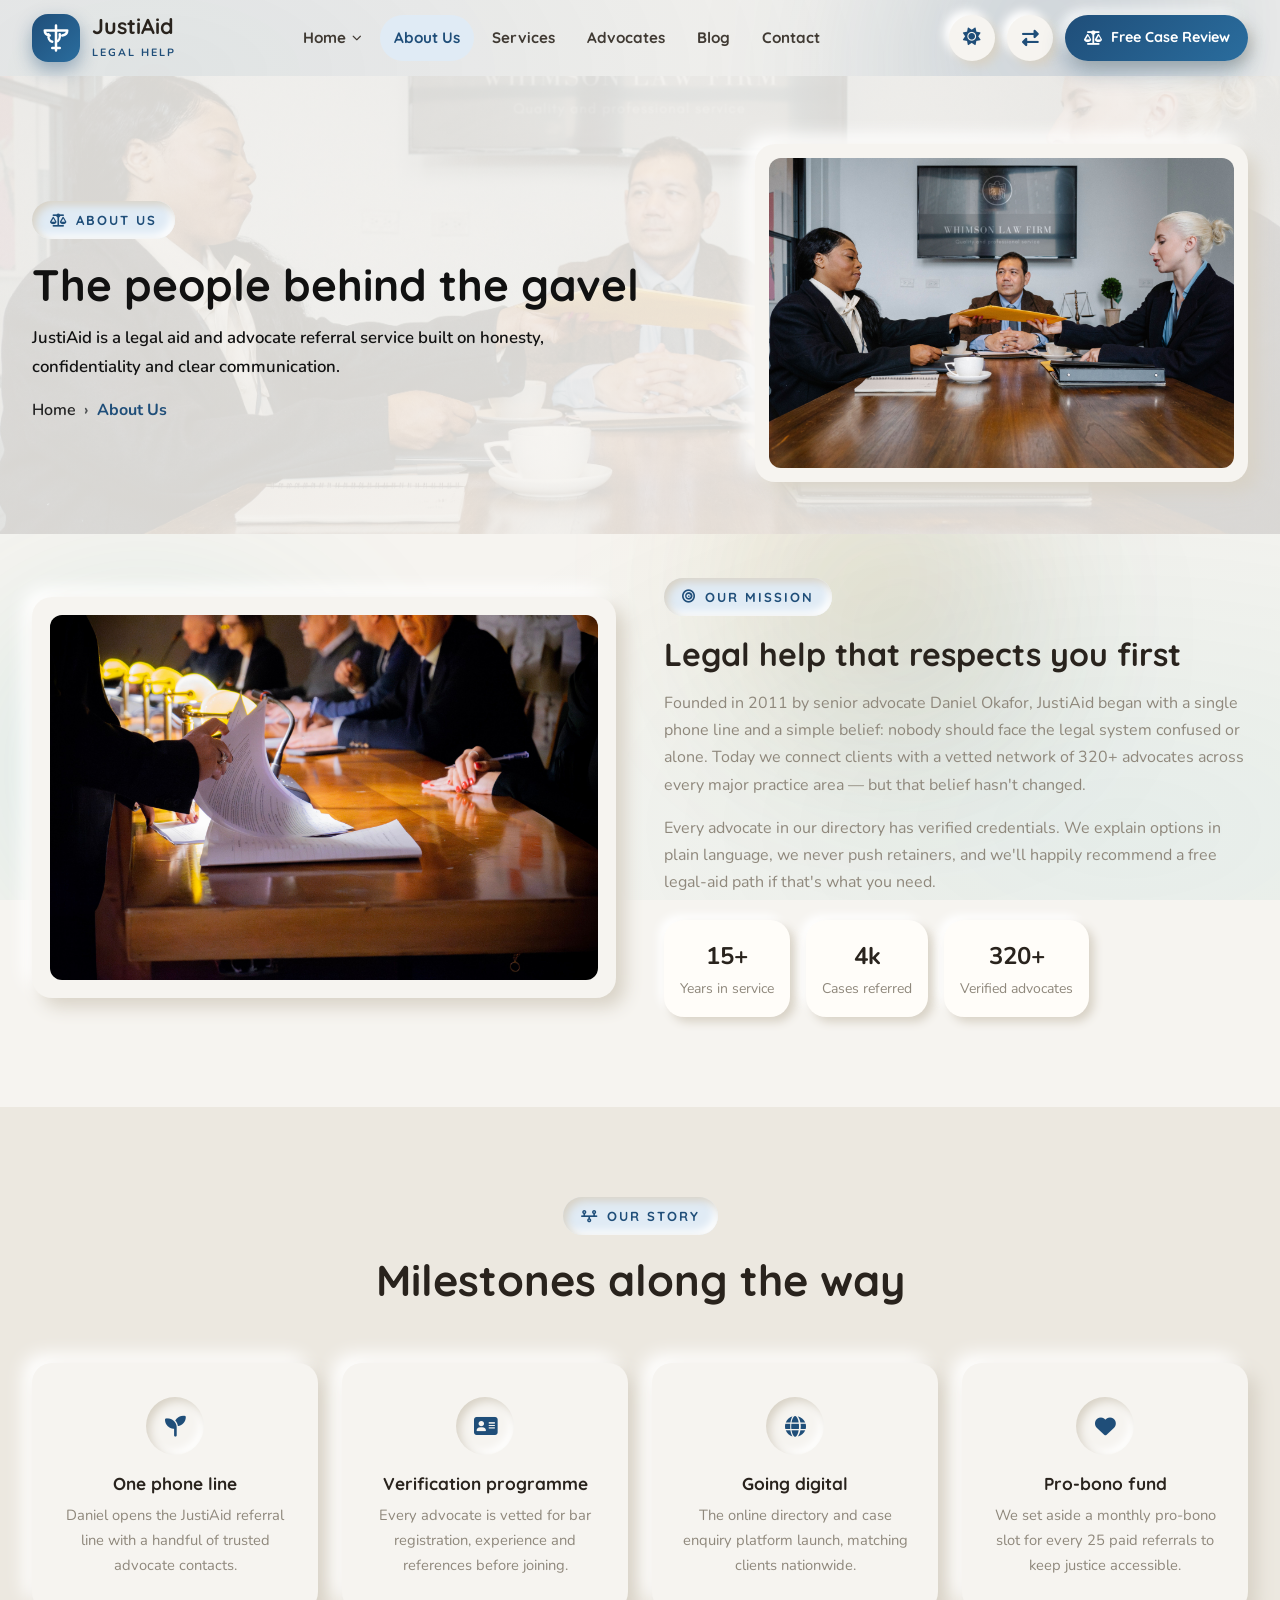
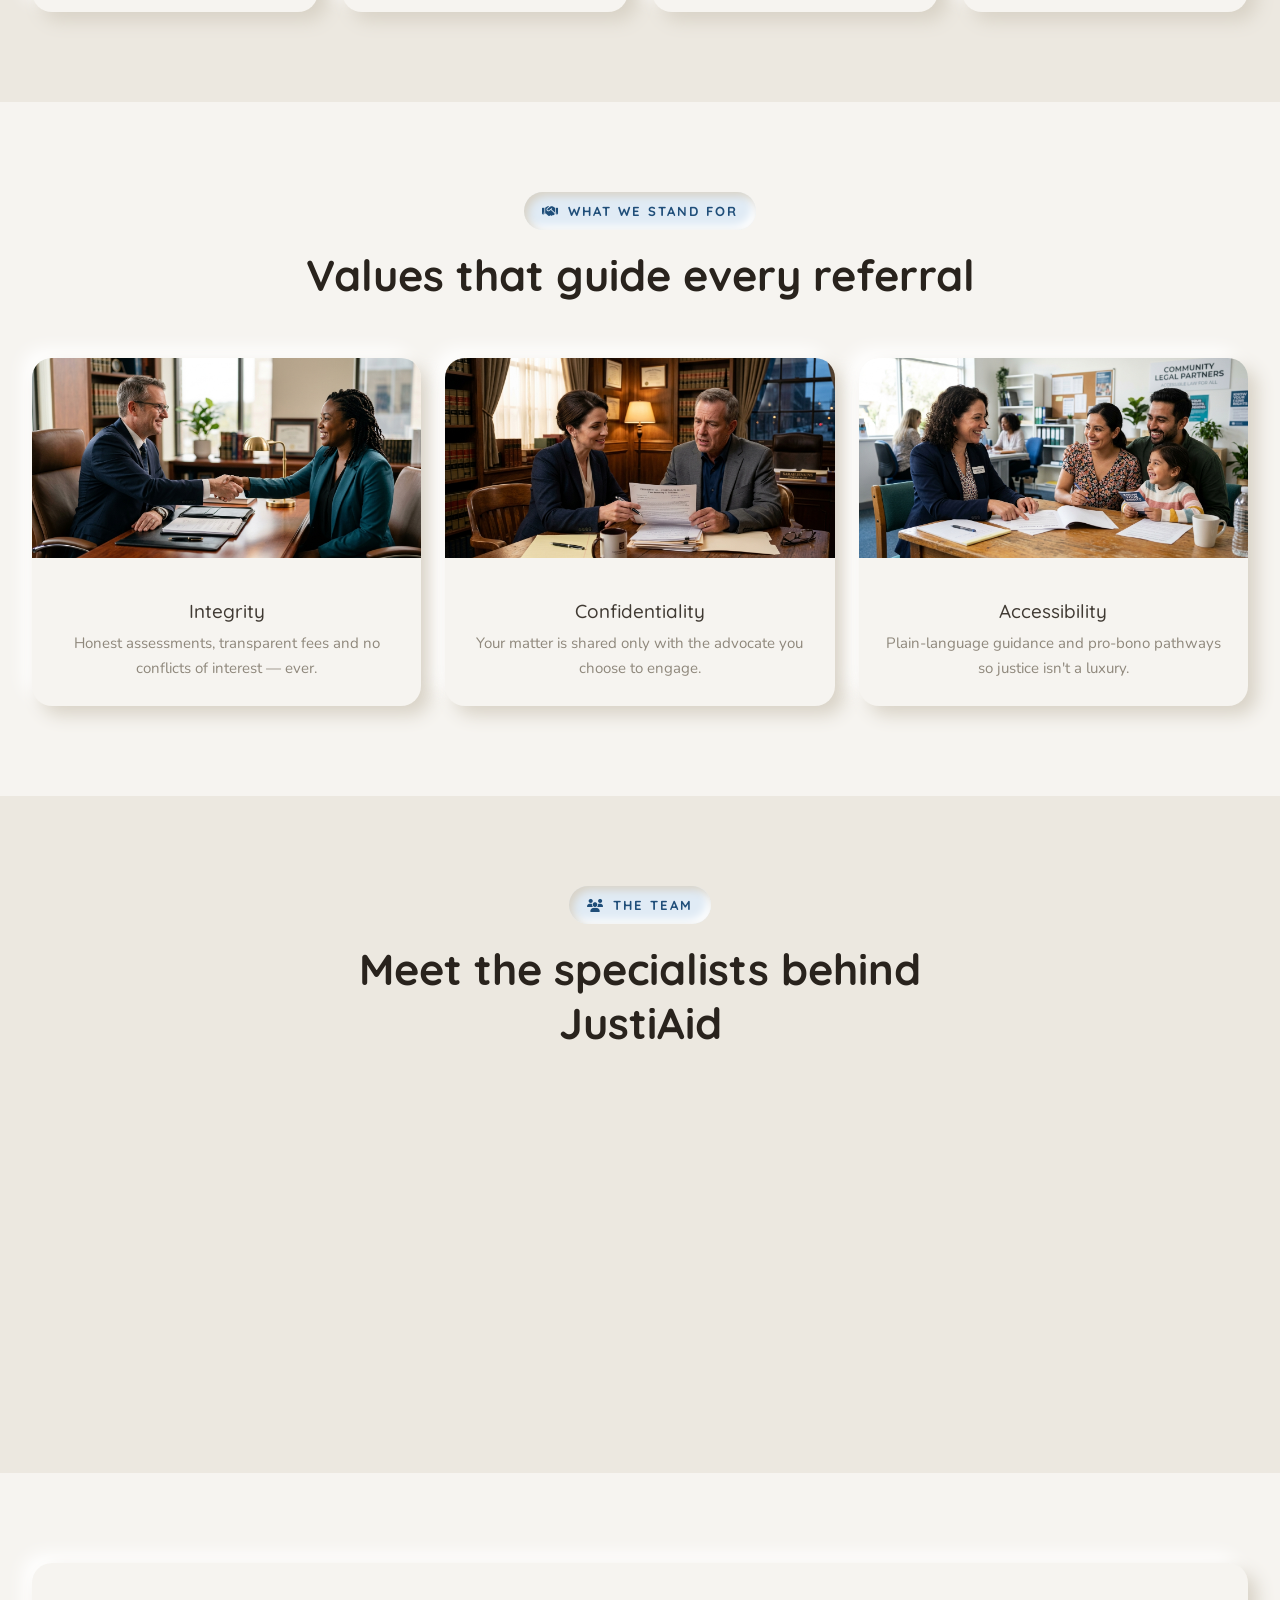
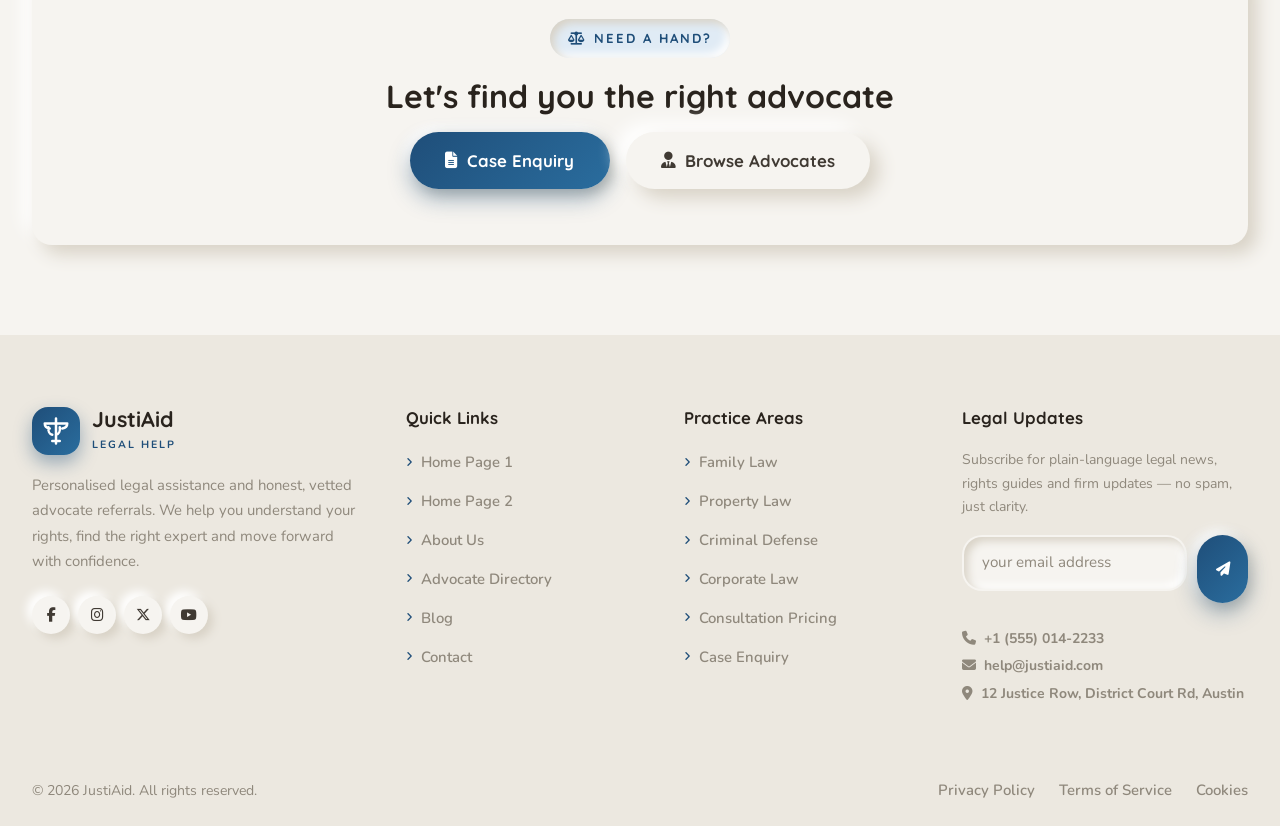
<file: about.html>
<!DOCTYPE html>
<html lang="en">
<head>
  <meta charset="UTF-8">
  <meta name="viewport" content="width=device-width, initial-scale=1.0">
  <title>About Us — Team, Mission &amp; History | JustiAid</title>
  <meta name="description" content="Learn about JustiAid's story, mission and our team of legal specialists and case managers.">
  <link rel="icon" type="image/svg+xml" href="assets/images/logo.svg">

  <script>
    (function () {
      var t = null;
      try { t = localStorage.getItem('theme'); } catch (e) {}
      if (!t) t = (window.matchMedia && window.matchMedia('(prefers-color-scheme: dark)').matches) ? 'dark' : 'light';
      document.documentElement.setAttribute('data-theme', t);
    })();
  </script>

  <link rel="preconnect" href="https://fonts.googleapis.com">
  <link rel="preconnect" href="https://fonts.gstatic.com" crossorigin>
  <link href="https://fonts.googleapis.com/css2?family=Nunito:wght@400;600;700;800&family=Quicksand:wght@500;600;700&display=swap" rel="stylesheet">
  <link href="https://cdn.jsdelivr.net/npm/bootstrap@5.3.3/dist/css/bootstrap.min.css" rel="stylesheet">
  <link href="https://cdnjs.cloudflare.com/ajax/libs/font-awesome/6.5.2/css/all.min.css" rel="stylesheet">
  <link href="css/style.css" rel="stylesheet">
</head>
<body data-page="about">
  <div class="aurora-bg" aria-hidden="true">
    <span class="wave w1"></span>
    <span class="wave w2"></span>
    <span class="wave w3"></span>
    <span class="wave w4"></span>
  </div>

  <div id="preloader" aria-hidden="true">
    <img class="preloader-paw" src="assets/images/logo.svg" alt="Loading">
  </div>

  <div id="navbar"></div>

  <main>
    <!-- Page header -->
    <section class="page-header" aria-label="About JustiAid" style="background:linear-gradient(rgba(var(--bg-rgb),.88),rgba(var(--bg-rgb),.88)),url('assets/images/pexels-sora-shimazaki-5673478.jpg') center/cover no-repeat">
      <div class="container">
        <div class="row align-items-center g-4">
          <div class="col-lg-7 text-lg-start">
            <span class="sec-eyebrow reveal"><i class="fa-solid fa-scale-balanced"></i> About us</span>
            <h1 class="reveal">The people behind the gavel</h1>
            <p class="reveal reveal-delay-1 page-header-lead" style="max-width:520px;color:#111111;font-weight:600">JustiAid is a legal aid and advocate
              referral service built on honesty, confidentiality and clear communication.</p>
            <nav aria-label="breadcrumb">
              <ol class="breadcrumb reveal justify-content-center justify-content-lg-start">
                <li class="breadcrumb-item"><a href="index.html">Home</a></li>
                <li class="breadcrumb-item active" aria-current="page">About Us</li>
              </ol>
            </nav>
          </div>
          <div class="col-lg-5 d-none d-lg-block reveal">
            <div class="neu" style="padding:14px">
              <img src="assets/images/pexels-sora-shimazaki-5673478.jpg" alt="About JustiAid illustration"
                style="width:100%;border-radius:calc(var(--r-md) - 8px)">
            </div>
          </div>
        </div>
      </div>
    </section>

    <!-- Mission -->
    <section class="section pt-2" aria-label="Our mission">
      <div class="container">
        <div class="row align-items-center g-5">
          <div class="col-lg-6 reveal">
            <div class="neu" style="padding:18px">
              <img src="assets/images/pexels-oleg-cervi-2147660352-29763051%20%281%29.jpg" alt="Courthouse illustration" style="border-radius:calc(var(--r-md) - 8px)">
            </div>
          </div>
          <div class="col-lg-6 reveal">
            <span class="sec-eyebrow"><i class="fa-solid fa-bullseye"></i> Our mission</span>
            <h2 class="mb-3">Legal help that respects you first</h2>
            <p class="text-muted">Founded in 2011 by senior advocate Daniel Okafor, JustiAid began with a single phone
              line and a simple belief: nobody should face the legal system confused or alone. Today we connect clients
              with a vetted network of 320+ advocates across every major practice area — but that belief hasn't changed.</p>
            <p class="text-muted">Every advocate in our directory has verified credentials. We explain options in plain
              language, we never push retainers, and we'll happily recommend a free legal-aid path if that's what you need.</p>
            <div class="d-flex flex-wrap gap-3 mt-4">
              <div class="neu-flat p-3 text-center" style="min-width:120px">
                <b class="fs-4" style="color:var(--heading)"><span data-count="15">0</span>+</b>
                <div class="small text-muted">Years in service</div>
              </div>
              <div class="neu-flat p-3 text-center" style="min-width:120px">
                <b class="fs-4" style="color:var(--heading)"><span data-count="4.2">0</span>k</b>
                <div class="small text-muted">Cases referred</div>
              </div>
              <div class="neu-flat p-3 text-center" style="min-width:120px">
                <b class="fs-4" style="color:var(--heading)"><span data-count="320">0</span>+</b>
                <div class="small text-muted">Verified advocates</div>
              </div>
            </div>
          </div>
        </div>
      </div>
    </section>

    <!-- History timeline -->
    <section class="section bg-soft" aria-label="Our history">
      <div class="container">
        <div class="sec-head reveal">
          <span class="sec-eyebrow"><i class="fa-solid fa-timeline"></i> Our story</span>
          <h2>Milestones along the way</h2>
        </div>
        <div class="row g-4">
          <div class="col-md-6 col-lg-3 reveal">
            <div class="card-neu step-card h-100">
              <span class="step-num"><i class="fa-solid fa-seedling"></i></span>
              <h3>One phone line</h3>
              <p>Daniel opens the JustiAid referral line with a handful of trusted advocate contacts.</p>
            </div>
          </div>
          <div class="col-md-6 col-lg-3 reveal reveal-delay-1">
            <div class="card-neu step-card h-100">
              <span class="step-num"><i class="fa-solid fa-address-card"></i></span>
              <h3>Verification programme</h3>
              <p>Every advocate is vetted for bar registration, experience and references before joining.</p>
            </div>
          </div>
          <div class="col-md-6 col-lg-3 reveal reveal-delay-2">
            <div class="card-neu step-card h-100">
              <span class="step-num"><i class="fa-solid fa-globe"></i></span>
              <h3>Going digital</h3>
              <p>The online directory and case enquiry platform launch, matching clients nationwide.</p>
            </div>
          </div>
          <div class="col-md-6 col-lg-3 reveal reveal-delay-3">
            <div class="card-neu step-card h-100">
              <span class="step-num"><i class="fa-solid fa-heart"></i></span>
              <h3>Pro-bono fund</h3>
              <p>We set aside a monthly pro-bono slot for every 25 paid referrals to keep justice accessible.</p>
            </div>
          </div>
        </div>
      </div>
    </section>

    <!-- Values -->
    <section class="section" aria-label="Our values">
      <div class="container">
        <div class="sec-head reveal">
          <span class="sec-eyebrow"><i class="fa-solid fa-handshake"></i> What we stand for</span>
          <h2>Values that guide every referral</h2>
        </div>
        <div class="row g-4">
          <div class="col-md-6 col-lg-4 reveal">
            <div class="card-neu service-card has-img h-100">
              <div class="card-thumb">
                <img src="assets/images/value-integrity.jpg" alt="Integrity — transparent agreements and honest legal assessments">
              </div>
              <div class="card-content text-center">
                <h3 class="h5 mb-2">Integrity</h3>
                <p class="small text-muted mb-0">Honest assessments, transparent fees and no conflicts of interest — ever.</p>
              </div>
            </div>
          </div>
          <div class="col-md-6 col-lg-4 reveal reveal-delay-1">
            <div class="card-neu service-card has-img h-100">
              <div class="card-thumb">
                <img src="assets/images/value-confidentiality.jpg" alt="Confidentiality — private legal consultation and secure case files">
              </div>
              <div class="card-content text-center">
                <h3 class="h5 mb-2">Confidentiality</h3>
                <p class="small text-muted mb-0">Your matter is shared only with the advocate you choose to engage.</p>
              </div>
            </div>
          </div>
          <div class="col-md-6 col-lg-4 reveal reveal-delay-2">
            <div class="card-neu service-card has-img h-100">
              <div class="card-thumb">
                <img src="assets/images/value-accessibility.jpg" alt="Accessibility — welcoming plain-language guidance and pro-bono pathways">
              </div>
              <div class="card-content text-center">
                <h3 class="h5 mb-2">Accessibility</h3>
                <p class="small text-muted mb-0">Plain-language guidance and pro-bono pathways so justice isn't a luxury.</p>
              </div>
            </div>
          </div>
        </div>
      </div>
    </section>

    <!-- Team -->
    <section class="section bg-soft" aria-label="Our team">
      <div class="container">
        <div class="sec-head reveal">
          <span class="sec-eyebrow"><i class="fa-solid fa-users"></i> The team</span>
          <h2>Meet the specialists behind JustiAid</h2>
        </div>
        <div class="row g-4">
          <div class="col-md-6 col-lg-3 reveal">
            <div class="card-neu text-center" style="padding:28px 20px">
              <div class="specialist-avatar mb-3 mx-auto">
                <img src="assets/images/specialist-daniel-okafor.jpg" alt="Daniel Okafor, Founder and Senior Advisor at JustiAid">
              </div>
              <h3 class="h6 mb-1">Daniel Okafor</h3>
              <p class="small text-muted mb-3">Founder &amp; Senior Advisor</p>
              <div class="d-flex justify-content-center gap-2">
                <a class="soc" href="https://www.linkedin.com/company/justiaid" target="_blank" rel="noopener" aria-label="LinkedIn" data-native-app data-app-url="linkedin://company/justiaid"><i class="fa-brands fa-linkedin-in"></i></a>
                <a class="soc" href="mailto:hello@justiaid.com" aria-label="Email"><i class="fa-solid fa-envelope"></i></a>
              </div>
            </div>
          </div>
          <div class="col-md-6 col-lg-3 reveal reveal-delay-1">
            <div class="card-neu text-center" style="padding:28px 20px">
              <div class="specialist-avatar mb-3 mx-auto">
                <img src="assets/images/specialist-priya-nair.jpg" alt="Priya Nair, Head of Family Law at JustiAid">
              </div>
              <h3 class="h6 mb-1">Priya Nair</h3>
              <p class="small text-muted mb-3">Head of Family Law</p>
              <div class="d-flex justify-content-center gap-2">
                <a class="soc" href="https://www.linkedin.com/company/justiaid" target="_blank" rel="noopener" aria-label="LinkedIn" data-native-app data-app-url="linkedin://company/justiaid"><i class="fa-brands fa-linkedin-in"></i></a>
                <a class="soc" href="mailto:hello@justiaid.com" aria-label="Email"><i class="fa-solid fa-envelope"></i></a>
              </div>
            </div>
          </div>
          <div class="col-md-6 col-lg-3 reveal reveal-delay-2">
            <div class="card-neu text-center" style="padding:28px 20px">
              <div class="specialist-avatar mb-3 mx-auto">
                <img src="assets/images/specialist-tom-becker.jpg" alt="Tom Becker, Head of Criminal Defense at JustiAid">
              </div>
              <h3 class="h6 mb-1">Tom Becker</h3>
              <p class="small text-muted mb-3">Head of Criminal Defense</p>
              <div class="d-flex justify-content-center gap-2">
                <a class="soc" href="https://www.linkedin.com/company/justiaid" target="_blank" rel="noopener" aria-label="LinkedIn" data-native-app data-app-url="linkedin://company/justiaid"><i class="fa-brands fa-linkedin-in"></i></a>
                <a class="soc" href="mailto:hello@justiaid.com" aria-label="Email"><i class="fa-solid fa-envelope"></i></a>
              </div>
            </div>
          </div>
          <div class="col-md-6 col-lg-3 reveal reveal-delay-3">
            <div class="card-neu text-center" style="padding:28px 20px">
              <div class="specialist-avatar mb-3 mx-auto">
                <img src="assets/images/specialist-diego-ramos.jpg" alt="Diego Ramos, Head of Corporate Law at JustiAid">
              </div>
              <h3 class="h6 mb-1">Diego Ramos</h3>
              <p class="small text-muted mb-3">Head of Corporate Law</p>
              <div class="d-flex justify-content-center gap-2">
                <a class="soc" href="https://www.linkedin.com/company/justiaid" target="_blank" rel="noopener" aria-label="LinkedIn" data-native-app data-app-url="linkedin://company/justiaid"><i class="fa-brands fa-linkedin-in"></i></a>
                <a class="soc" href="mailto:hello@justiaid.com" aria-label="Email"><i class="fa-solid fa-envelope"></i></a>
              </div>
            </div>
          </div>
        </div>
      </div>
    </section>

    <!-- CTA -->
    <section class="section" aria-label="Call to action">
      <div class="container">
        <div class="card-neu neu-lg text-center" style="padding:56px 24px">
          <span class="sec-eyebrow"><i class="fa-solid fa-scale-balanced"></i> Need a hand?</span>
          <h2 class="mb-3">Let's find you the right advocate</h2>
          <div class="d-flex flex-wrap gap-3 justify-content-center">
            <a class="btn btn-accent btn-lg" href="contact.html#enquiry"><i class="fa-solid fa-file-lines"></i> Case Enquiry</a>
            <a class="btn btn-ghost btn-lg" href="advocate-directory.html"><i class="fa-solid fa-user-tie"></i> Browse Advocates</a>
          </div>
        </div>
      </div>
    </section>
  </main>

  <div id="footer"></div>

  <button class="back-top" id="backTop" type="button" aria-label="Back to top"><i class="fa-solid fa-arrow-up"></i></button>

  <script src="https://cdn.jsdelivr.net/npm/bootstrap@5.3.3/dist/js/bootstrap.bundle.min.js"></script>
  <script src="js/navbar.js"></script>
  <script src="js/footer.js"></script>
  <script src="js/main.js"></script>
</body>

</html>
</file>
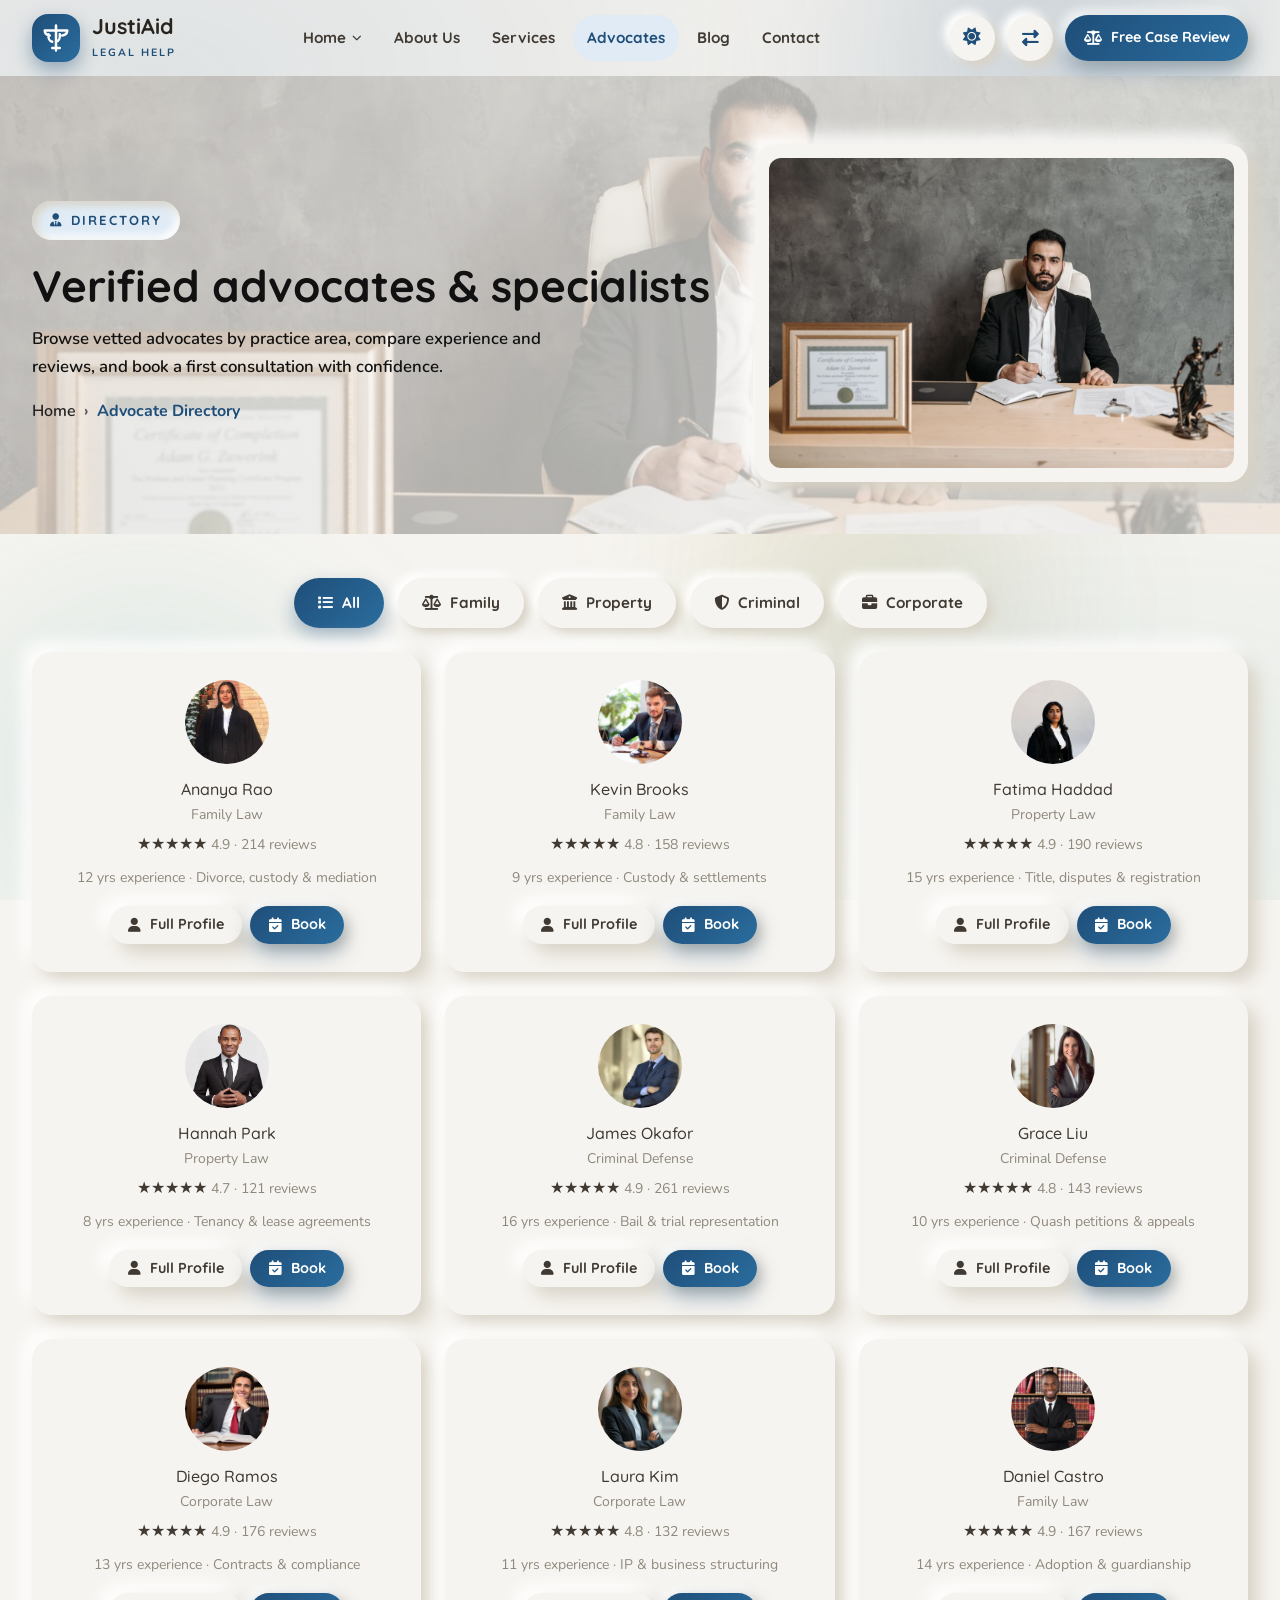
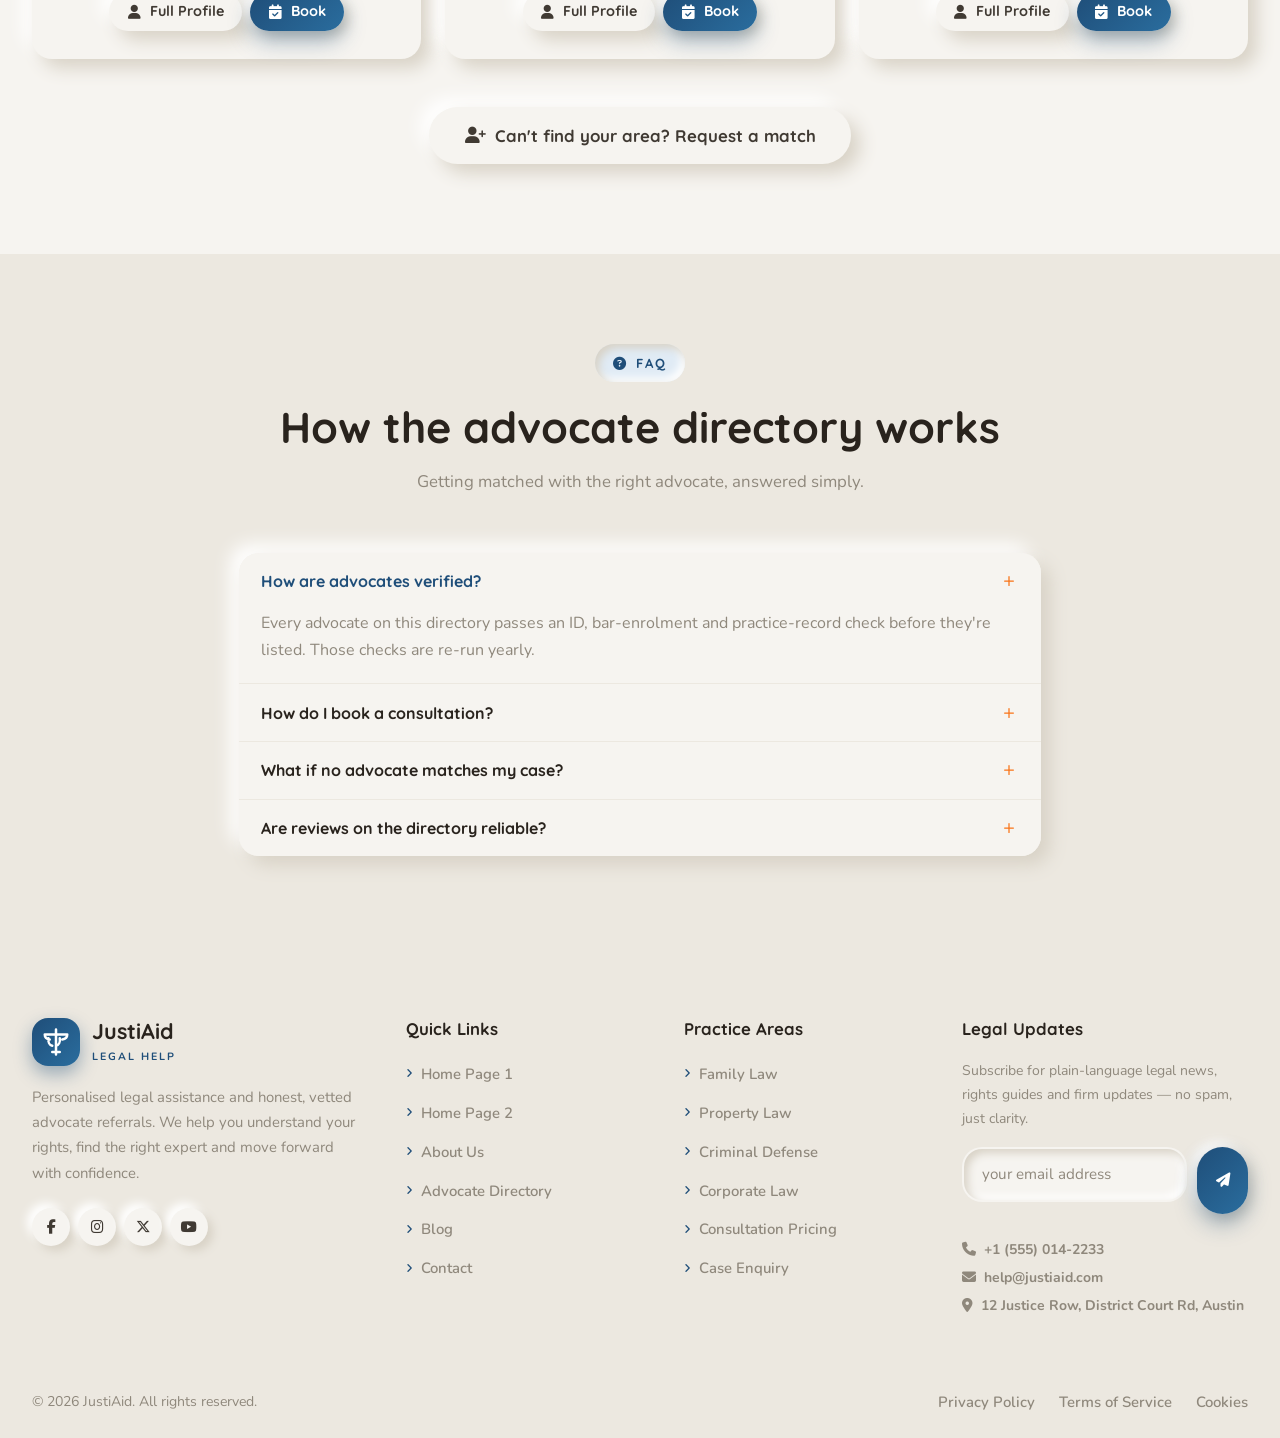
<file: advocate-directory.html>
<!DOCTYPE html>
<html lang="en">
<head>
  <meta charset="UTF-8">
  <meta name="viewport" content="width=device-width, initial-scale=1.0">
  <title>Advocate Directory | JustiAid</title>
  <meta name="description" content="Browse JustiAid's directory of verified advocates and specialists. Filter by practice area and book a consultation.">
  <link rel="icon" type="image/svg+xml" href="assets/images/logo.svg">

  <script>
    (function () {
      var t = null;
      try { t = localStorage.getItem('theme'); } catch (e) {}
      if (!t) t = (window.matchMedia && window.matchMedia('(prefers-color-scheme: dark)').matches) ? 'dark' : 'light';
      document.documentElement.setAttribute('data-theme', t);
    })();
  </script>

  <link rel="preconnect" href="https://fonts.googleapis.com">
  <link rel="preconnect" href="https://fonts.gstatic.com" crossorigin>
  <link href="https://fonts.googleapis.com/css2?family=Nunito:wght@400;600;700;800&family=Quicksand:wght@500;600;700&display=swap" rel="stylesheet">
  <link href="https://cdn.jsdelivr.net/npm/bootstrap@5.3.3/dist/css/bootstrap.min.css" rel="stylesheet">
  <link href="https://cdnjs.cloudflare.com/ajax/libs/font-awesome/6.5.2/css/all.min.css" rel="stylesheet">
  <link href="css/style.css" rel="stylesheet">
</head>
<body data-page="advocates">
  <div class="aurora-bg" aria-hidden="true">
    <span class="wave w1"></span>
    <span class="wave w2"></span>
    <span class="wave w3"></span>
    <span class="wave w4"></span>
  </div>

  <div id="preloader" aria-hidden="true">
    <img class="preloader-paw" src="assets/images/logo.svg" alt="Loading">
  </div>

  <div id="navbar"></div>

  <main>
    <!-- Page header -->
    <section class="page-header" aria-label="Advocate directory" style="background:linear-gradient(rgba(var(--bg-rgb),.7),rgba(var(--bg-rgb),.7)),url('assets/images/hero-advocate.jpg') center/cover no-repeat">
      <div class="container">
        <div class="row align-items-center g-4">
          <div class="col-lg-7 text-lg-start">
            <span class="sec-eyebrow reveal"><i class="fa-solid fa-user-tie"></i> Directory</span>
            <h1 class="reveal">Verified advocates &amp; specialists</h1>
            <p class="text-muted reveal reveal-delay-1" style="max-width:520px">Browse vetted advocates by practice area,
              compare experience and reviews, and book a first consultation with confidence.</p>
            <nav aria-label="breadcrumb">
              <ol class="breadcrumb reveal justify-content-center justify-content-lg-start">
                <li class="breadcrumb-item"><a href="index.html">Home</a></li>
                <li class="breadcrumb-item active" aria-current="page">Advocate Directory</li>
              </ol>
            </nav>
          </div>
          <div class="col-lg-5 d-none d-lg-block reveal">
            <div class="neu" style="padding:14px">
              <img src="assets/images/hero-advocate.jpg" alt="Advocate profile card with verified badge and rating"
                style="width:100%;border-radius:calc(var(--r-md) - 8px)">
            </div>
          </div>
        </div>
      </div>
    </section>

    <!-- Filter + directory -->
    <section class="section pt-2" aria-label="Advocate listings">
      <div class="container">
        <div data-filter-group>
          <div class="nav-pill-wrap justify-content-center mb-4 reveal" role="tablist">
            <button class="nav-pill active" data-filter="all"><i class="fa-solid fa-list"></i> All</button>
            <button class="nav-pill" data-filter="family"><i class="fa-solid fa-scale-balanced"></i> Family</button>
            <button class="nav-pill" data-filter="property"><i class="fa-solid fa-building-columns"></i> Property</button>
            <button class="nav-pill" data-filter="criminal"><i class="fa-solid fa-shield-halved"></i> Criminal</button>
            <button class="nav-pill" data-filter="corporate"><i class="fa-solid fa-briefcase"></i> Corporate</button>
          </div>
        </div>

        <div class="row g-4">
          <div class="col-md-6 col-lg-4 reveal" data-filter-item="family">
            <div class="card-neu h-100 text-center" style="padding:28px 22px">
              <img src="assets/images/women.jpeg" alt="Ananya Rao" style="display:block;margin:0 auto 16px;width:84px;height:84px;border-radius:50%;object-fit:cover;object-position:top">
              <h3 class="h6 mb-1">Ananya Rao</h3>
              <p class="small text-muted mb-1">Family Law</p>
              <div class="stars mb-2">★★★★★ <small class="text-muted">4.9 · 214 reviews</small></div>
              <p class="small text-muted mb-3">12 yrs experience · Divorce, custody &amp; mediation</p>
              <div class="d-flex gap-2 justify-content-center">
                <button class="btn btn-ghost btn-sm" type="button" data-advocate="ananya-rao"><i class="fa-solid fa-user"></i> Full Profile</button>
                <a class="btn btn-accent btn-sm" href="contact.html?advocate=Ananya+Rao&area=family#enquiry"><i class="fa-solid fa-calendar-check"></i> Book</a>
              </div>
            </div>
          </div>
          <div class="col-md-6 col-lg-4 reveal reveal-delay-1" data-filter-item="family">
            <div class="card-neu h-100 text-center" style="padding:28px 22px">
              <img src="assets/images/men.jpg" alt="Kevin Brooks" style="display:block;margin:0 auto 16px;width:84px;height:84px;border-radius:50%;object-fit:cover;object-position:top">
              <h3 class="h6 mb-1">Kevin Brooks</h3>
              <p class="small text-muted mb-1">Family Law</p>
              <div class="stars mb-2">★★★★★ <small class="text-muted">4.8 · 158 reviews</small></div>
              <p class="small text-muted mb-3">9 yrs experience · Custody &amp; settlements</p>
              <div class="d-flex gap-2 justify-content-center">
                <button class="btn btn-ghost btn-sm" type="button" data-advocate="kevin-brooks"><i class="fa-solid fa-user"></i> Full Profile</button>
                <a class="btn btn-accent btn-sm" href="contact.html?advocate=Kevin+Brooks&area=family#enquiry"><i class="fa-solid fa-calendar-check"></i> Book</a>
              </div>
            </div>
          </div>
          <div class="col-md-6 col-lg-4 reveal reveal-delay-2" data-filter-item="property">
            <div class="card-neu h-100 text-center" style="padding:28px 22px">
              <img src="assets/images/women2.webp" alt="Fatima Haddad" style="display:block;margin:0 auto 16px;width:84px;height:84px;border-radius:50%;object-fit:cover;object-position:0% 25%">
              <h3 class="h6 mb-1">Fatima Haddad</h3>
              <p class="small text-muted mb-1">Property Law</p>
              <div class="stars mb-2">★★★★★ <small class="text-muted">4.9 · 190 reviews</small></div>
              <p class="small text-muted mb-3">15 yrs experience · Title, disputes &amp; registration</p>
              <div class="d-flex gap-2 justify-content-center">
                <button class="btn btn-ghost btn-sm" type="button" data-advocate="fatima-haddad"><i class="fa-solid fa-user"></i> Full Profile</button>
                <a class="btn btn-accent btn-sm" href="contact.html?advocate=Fatima+Haddad&area=property#enquiry"><i class="fa-solid fa-calendar-check"></i> Book</a>
              </div>
            </div>
          </div>
          <div class="col-md-6 col-lg-4 reveal" data-filter-item="property">
            <div class="card-neu h-100 text-center" style="padding:28px 22px">
              <img src="assets/images/men4.avif" alt="Hannah Park" style="display:block;margin:0 auto 16px;width:84px;height:84px;border-radius:50%;object-fit:cover;object-position:top">
              <h3 class="h6 mb-1">Hannah Park</h3>
              <p class="small text-muted mb-1">Property Law</p>
              <div class="stars mb-2">★★★★★ <small class="text-muted">4.7 · 121 reviews</small></div>
              <p class="small text-muted mb-3">8 yrs experience · Tenancy &amp; lease agreements</p>
              <div class="d-flex gap-2 justify-content-center">
                <button class="btn btn-ghost btn-sm" type="button" data-advocate="hannah-park"><i class="fa-solid fa-user"></i> Full Profile</button>
                <a class="btn btn-accent btn-sm" href="contact.html?advocate=Hannah+Park&area=property#enquiry"><i class="fa-solid fa-calendar-check"></i> Book</a>
              </div>
            </div>
          </div>
          <div class="col-md-6 col-lg-4 reveal reveal-delay-1" data-filter-item="criminal">
            <div class="card-neu h-100 text-center" style="padding:28px 22px">
              <img src="assets/images/men1.jpg" alt="James Okafor" style="display:block;margin:0 auto 16px;width:84px;height:84px;border-radius:50%;object-fit:cover;object-position:top">
              <h3 class="h6 mb-1">James Okafor</h3>
              <p class="small text-muted mb-1">Criminal Defense</p>
              <div class="stars mb-2">★★★★★ <small class="text-muted">4.9 · 261 reviews</small></div>
              <p class="small text-muted mb-3">16 yrs experience · Bail &amp; trial representation</p>
              <div class="d-flex gap-2 justify-content-center">
                <button class="btn btn-ghost btn-sm" type="button" data-advocate="james-okafor"><i class="fa-solid fa-user"></i> Full Profile</button>
                <a class="btn btn-accent btn-sm" href="contact.html?advocate=James+Okafor&area=criminal#enquiry"><i class="fa-solid fa-calendar-check"></i> Book</a>
              </div>
            </div>
          </div>
          <div class="col-md-6 col-lg-4 reveal reveal-delay-2" data-filter-item="criminal">
            <div class="card-neu h-100 text-center" style="padding:28px 22px">
              <img src="assets/images/women3.jpg" alt="Grace Liu" style="display:block;margin:0 auto 16px;width:84px;height:84px;border-radius:50%;object-fit:cover;object-position:top">
              <h3 class="h6 mb-1">Grace Liu</h3>
              <p class="small text-muted mb-1">Criminal Defense</p>
              <div class="stars mb-2">★★★★★ <small class="text-muted">4.8 · 143 reviews</small></div>
              <p class="small text-muted mb-3">10 yrs experience · Quash petitions &amp; appeals</p>
              <div class="d-flex gap-2 justify-content-center">
                <button class="btn btn-ghost btn-sm" type="button" data-advocate="grace-liu"><i class="fa-solid fa-user"></i> Full Profile</button>
                <a class="btn btn-accent btn-sm" href="contact.html?advocate=Grace+Liu&area=criminal#enquiry"><i class="fa-solid fa-calendar-check"></i> Book</a>
              </div>
            </div>
          </div>
          <div class="col-md-6 col-lg-4 reveal" data-filter-item="corporate">
            <div class="card-neu h-100 text-center" style="padding:28px 22px">
              <img src="assets/images/men2.jpeg" alt="Diego Ramos" style="display:block;margin:0 auto 16px;width:84px;height:84px;border-radius:50%;object-fit:cover;object-position:top">
              <h3 class="h6 mb-1">Diego Ramos</h3>
              <p class="small text-muted mb-1">Corporate Law</p>
              <div class="stars mb-2">★★★★★ <small class="text-muted">4.9 · 176 reviews</small></div>
              <p class="small text-muted mb-3">13 yrs experience · Contracts &amp; compliance</p>
              <div class="d-flex gap-2 justify-content-center">
                <button class="btn btn-ghost btn-sm" type="button" data-advocate="diego-ramos"><i class="fa-solid fa-user"></i> Full Profile</button>
                <a class="btn btn-accent btn-sm" href="contact.html?advocate=Diego+Ramos&area=corporate#enquiry"><i class="fa-solid fa-calendar-check"></i> Book</a>
              </div>
            </div>
          </div>
          <div class="col-md-6 col-lg-4 reveal reveal-delay-1" data-filter-item="corporate">
            <div class="card-neu h-100 text-center" style="padding:28px 22px">
              <img src="assets/images/women4.png" alt="Laura Kim" style="display:block;margin:0 auto 16px;width:84px;height:84px;border-radius:50%;object-fit:cover;object-position:33% 50%">
              <h3 class="h6 mb-1">Laura Kim</h3>
              <p class="small text-muted mb-1">Corporate Law</p>
              <div class="stars mb-2">★★★★★ <small class="text-muted">4.8 · 132 reviews</small></div>
              <p class="small text-muted mb-3">11 yrs experience · IP &amp; business structuring</p>
              <div class="d-flex gap-2 justify-content-center">
                <button class="btn btn-ghost btn-sm" type="button" data-advocate="laura-kim"><i class="fa-solid fa-user"></i> Full Profile</button>
                <a class="btn btn-accent btn-sm" href="contact.html?advocate=Laura+Kim&area=corporate#enquiry"><i class="fa-solid fa-calendar-check"></i> Book</a>
              </div>
            </div>
          </div>
          <div class="col-md-6 col-lg-4 reveal reveal-delay-2" data-filter-item="family">
            <div class="card-neu h-100 text-center" style="padding:28px 22px">
              <img src="assets/images/men3.jpg" alt="Daniel Castro" style="display:block;margin:0 auto 16px;width:84px;height:84px;border-radius:50%;object-fit:cover;object-position:top">
              <h3 class="h6 mb-1">Daniel Castro</h3>
              <p class="small text-muted mb-1">Family Law</p>
              <div class="stars mb-2">★★★★★ <small class="text-muted">4.9 · 167 reviews</small></div>
              <p class="small text-muted mb-3">14 yrs experience · Adoption &amp; guardianship</p>
              <div class="d-flex gap-2 justify-content-center">
                <button class="btn btn-ghost btn-sm" type="button" data-advocate="daniel-castro"><i class="fa-solid fa-user"></i> Full Profile</button>
                <a class="btn btn-accent btn-sm" href="contact.html?advocate=Daniel+Castro&area=family#enquiry"><i class="fa-solid fa-calendar-check"></i> Book</a>
              </div>
            </div>
          </div>
        </div>

        <div class="text-center mt-5">
          <a class="btn btn-ghost btn-lg" href="contact.html#enquiry"><i class="fa-solid fa-user-plus"></i> Can't find your area? Request a match</a>
        </div>
      </div>
    </section>

    <!-- Directory FAQ -->
    <section class="section bg-soft" aria-label="Advocate directory FAQ">
      <div class="container">
        <div class="sec-head reveal">
          <span class="sec-eyebrow"><i class="fa-solid fa-circle-question"></i> FAQ</span>
          <h2>How the advocate directory works</h2>
          <p>Getting matched with the right advocate, answered simply.</p>
        </div>
        <div class="row justify-content-center">
          <div class="col-lg-8 reveal">
            <div class="accordion accordion-gh" id="dirFaq">
              <div class="accordion-item">
                <h3 class="accordion-header">
                  <button class="accordion-button" type="button" data-bs-toggle="collapse" data-bs-target="#dfaq1" aria-expanded="true">
                    How are advocates verified?
                  </button>
                </h3>
                <div id="dfaq1" class="accordion-collapse collapse show" data-bs-parent="#dirFaq">
                  <div class="accordion-body">
                    Every advocate on this directory passes an ID, bar-enrolment and practice-record check before they're
                    listed. Those checks are re-run yearly.
                  </div>
                </div>
              </div>
              <div class="accordion-item">
                <h3 class="accordion-header">
                  <button class="accordion-button collapsed" type="button" data-bs-toggle="collapse" data-bs-target="#dfaq2" aria-expanded="false">
                    How do I book a consultation?
                  </button>
                </h3>
                <div id="dfaq2" class="accordion-collapse collapse" data-bs-parent="#dirFaq">
                  <div class="accordion-body">
                    Use the "Book consultation" button on any advocate card to submit a case enquiry. A specialist confirms
                    your appointment within 48 hours.
                  </div>
                </div>
              </div>
              <div class="accordion-item">
                <h3 class="accordion-header">
                  <button class="accordion-button collapsed" type="button" data-bs-toggle="collapse" data-bs-target="#dfaq3" aria-expanded="false">
                    What if no advocate matches my case?
                  </button>
                </h3>
                <div id="dfaq3" class="accordion-collapse collapse" data-bs-parent="#dirFaq">
                  <div class="accordion-body">
                    Hit "Request a match" below the directory — we'll find a suitable specialist within your area and fee
                    range, usually within 3 working days.
                  </div>
                </div>
              </div>
              <div class="accordion-item">
                <h3 class="accordion-header">
                  <button class="accordion-button collapsed" type="button" data-bs-toggle="collapse" data-bs-target="#dfaq4" aria-expanded="false">
                    Are reviews on the directory reliable?
                  </button>
                </h3>
                <div id="dfaq4" class="accordion-collapse collapse" data-bs-parent="#dirFaq">
                  <div class="accordion-body">
                    Reviews are only accepted from clients with a completed engagement, and automated screening filters out
                    suspicious or duplicate entries.
                  </div>
                </div>
              </div>
            </div>
          </div>
        </div>
      </div>
    </section>
  </main>

  <div id="footer"></div>

  <button class="back-top" id="backTop" type="button" aria-label="Back to top"><i class="fa-solid fa-arrow-up"></i></button>

  <script src="https://cdn.jsdelivr.net/npm/bootstrap@5.3.3/dist/js/bootstrap.bundle.min.js"></script>
  <script src="js/navbar.js"></script>
  <script src="js/footer.js"></script>
  <script src="js/main.js"></script>
</body>

</html>
</file>
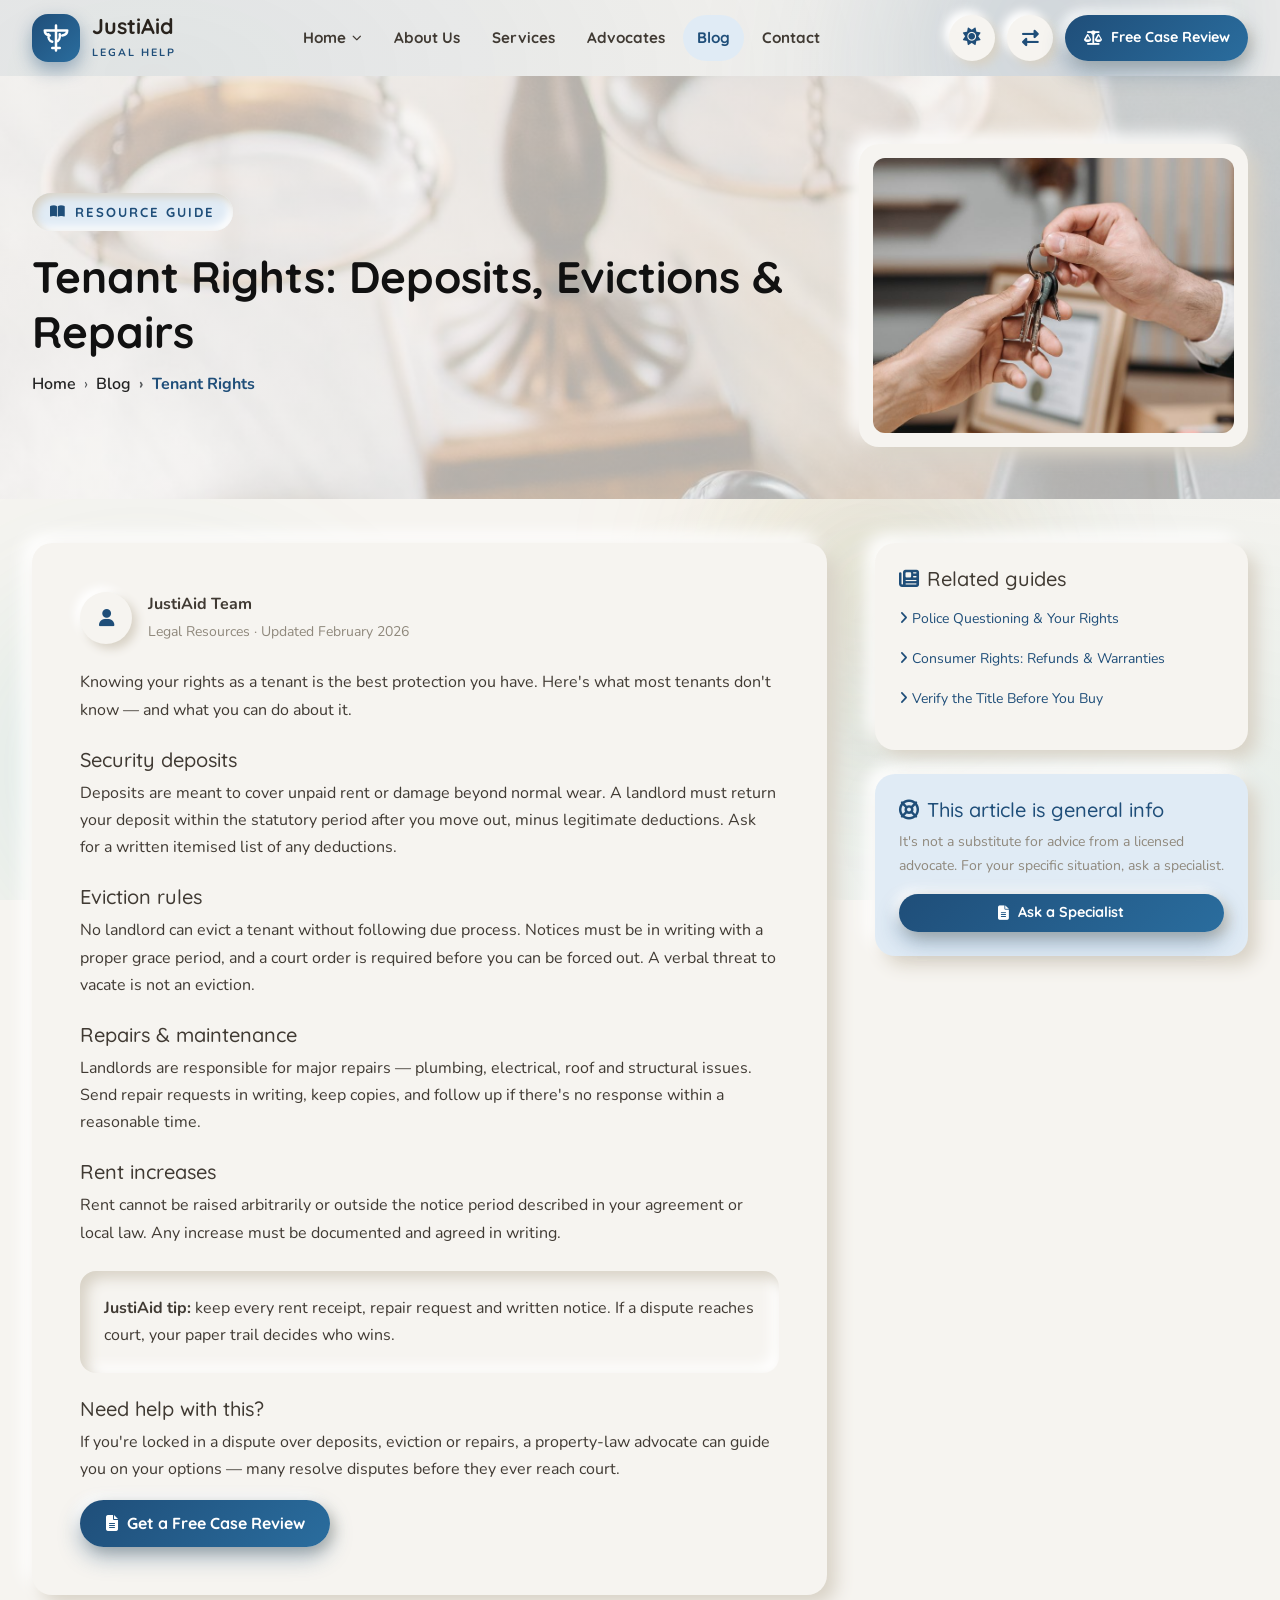
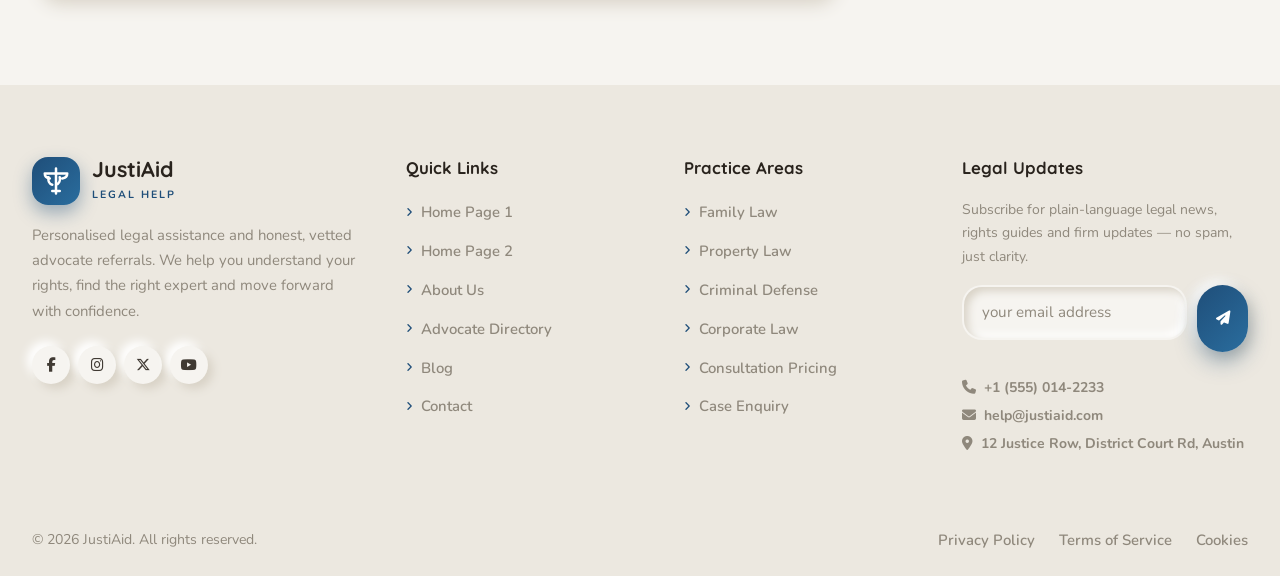
<file: blog-details.html>
<!DOCTYPE html>
<html lang="en">
<head>
  <meta charset="UTF-8">
  <meta name="viewport" content="width=device-width, initial-scale=1.0">
  <title>Article — Know Your Rights | JustiAid</title>
  <meta name="description" content="Plain-language legal resource guides from JustiAid.">
  <link rel="icon" type="image/svg+xml" href="assets/images/logo.svg">

  <script>
    (function () {
      var t = null;
      try { t = localStorage.getItem('theme'); } catch (e) {}
      if (!t) t = (window.matchMedia && window.matchMedia('(prefers-color-scheme: dark)').matches) ? 'dark' : 'light';
      document.documentElement.setAttribute('data-theme', t);
    })();
  </script>

  <link rel="preconnect" href="https://fonts.googleapis.com">
  <link rel="preconnect" href="https://fonts.gstatic.com" crossorigin>
  <link href="https://fonts.googleapis.com/css2?family=Nunito:wght@400;600;700;800&family=Quicksand:wght@500;600;700&display=swap" rel="stylesheet">
  <link href="https://cdn.jsdelivr.net/npm/bootstrap@5.3.3/dist/css/bootstrap.min.css" rel="stylesheet">
  <link href="https://cdnjs.cloudflare.com/ajax/libs/font-awesome/6.5.2/css/all.min.css" rel="stylesheet">
  <link href="css/style.css" rel="stylesheet">
</head>
<body data-page="blog-details">
  <div class="aurora-bg" aria-hidden="true">
    <span class="wave w1"></span>
    <span class="wave w2"></span>
    <span class="wave w3"></span>
    <span class="wave w4"></span>
  </div>

  <div id="preloader" aria-hidden="true">
    <img class="preloader-paw" src="assets/images/logo.svg" alt="Loading">
  </div>

  <div id="navbar"></div>

  <main>
    <section class="page-header" aria-label="Blog article" style="background:linear-gradient(rgba(var(--bg-rgb),.7),rgba(var(--bg-rgb),.7)),url('assets/images/hero-justice.jpg') center/cover no-repeat">
      <div class="container">
        <div class="row align-items-center g-4">
          <div class="col-lg-8 text-lg-start">
            <span class="sec-eyebrow reveal"><i class="fa-solid fa-book-open"></i> Resource guide</span>
            <h1 class="reveal" data-bd-title>Tenant Rights: Deposits, Evictions &amp; Repairs</h1>
            <nav aria-label="breadcrumb">
              <ol class="breadcrumb reveal justify-content-center justify-content-lg-start">
                <li class="breadcrumb-item"><a href="index.html">Home</a></li>
                <li class="breadcrumb-item"><a href="blog.html">Blog</a></li>
                <li class="breadcrumb-item active" data-bd-crumb>Tenant Rights</li>
              </ol>
            </nav>
          </div>
          <div class="col-lg-4 d-none d-lg-block reveal">
            <div class="neu" style="padding:14px;max-width:440px;margin-inline:auto">
              <img data-bd-img src="assets/images/blog-tenant.jpg" alt="Resource guide illustration"
                style="width:100%;height:275px;object-fit:cover;object-position:center;border-radius:calc(var(--r-md) - 8px)">
            </div>
          </div>
        </div>
      </div>
    </section>

    <section class="section pt-2">
      <div class="container">
        <div class="row g-5">
          <div class="col-lg-8">
            <div class="card-neu p-4 p-lg-5">
              <div class="d-flex align-items-center gap-3 mb-4">
                <span class="icon-box" style="border-radius:50%;width:52px;height:52px;font-size:1.1rem"><i class="fa-solid fa-user"></i></span>
                <div>
                  <b class="d-block">JustiAid Team</b>
                  <small class="text-muted" data-bd-updated>Legal Resources · Updated January 2026</small>
                </div>
              </div>
              <p data-bd-intro>Knowing your rights as a tenant is the best protection you have.</p>
              <div data-bd-body></div>
              <div class="neu-inset p-4 my-4 rounded-4">
                <p class="mb-0" data-bd-tip></p>
              </div>
              <div data-bd-closing></div>
              <a class="btn btn-accent" href="contact.html#enquiry" data-bd-cta><i class="fa-solid fa-file-lines"></i> <span data-bd-cta-text>Get a Free Case Review</span></a>
            </div>
          </div>
          <div class="col-lg-4">
            <aside class="card-neu p-4 reveal">
              <h3 class="h5 mb-3"><i class="fa-solid fa-newspaper me-2" style="color:var(--accent)"></i>Related guides</h3>
              <ul class="list-unstyled small" data-bd-related></ul>
            </aside>
            <aside class="card-neu p-4 mt-4 reveal" style="background:var(--accent-soft)">
              <h3 class="h5 mb-2" style="color:var(--accent)"><i class="fa-solid fa-life-ring me-2"></i>This article is general info</h3>
              <p class="small text-muted mb-3">It's not a substitute for advice from a licensed advocate. For your specific
                situation, ask a specialist.</p>
              <a class="btn btn-accent btn-sm w-100" href="contact.html#enquiry"><i class="fa-solid fa-file-lines"></i> Ask a Specialist</a>
            </aside>
          </div>
        </div>
      </div>
    </section>
  </main>

  <div id="footer"></div>

  <button class="back-top" id="backTop" type="button" aria-label="Back to top"><i class="fa-solid fa-arrow-up"></i></button>

  <script src="https://cdn.jsdelivr.net/npm/bootstrap@5.3.3/dist/js/bootstrap.bundle.min.js"></script>
  <script src="js/navbar.js"></script>
  <script src="js/footer.js"></script>
  <script src="js/main.js"></script>
  <script src="js/blogs.js"></script>
</body>

</html>
</file>
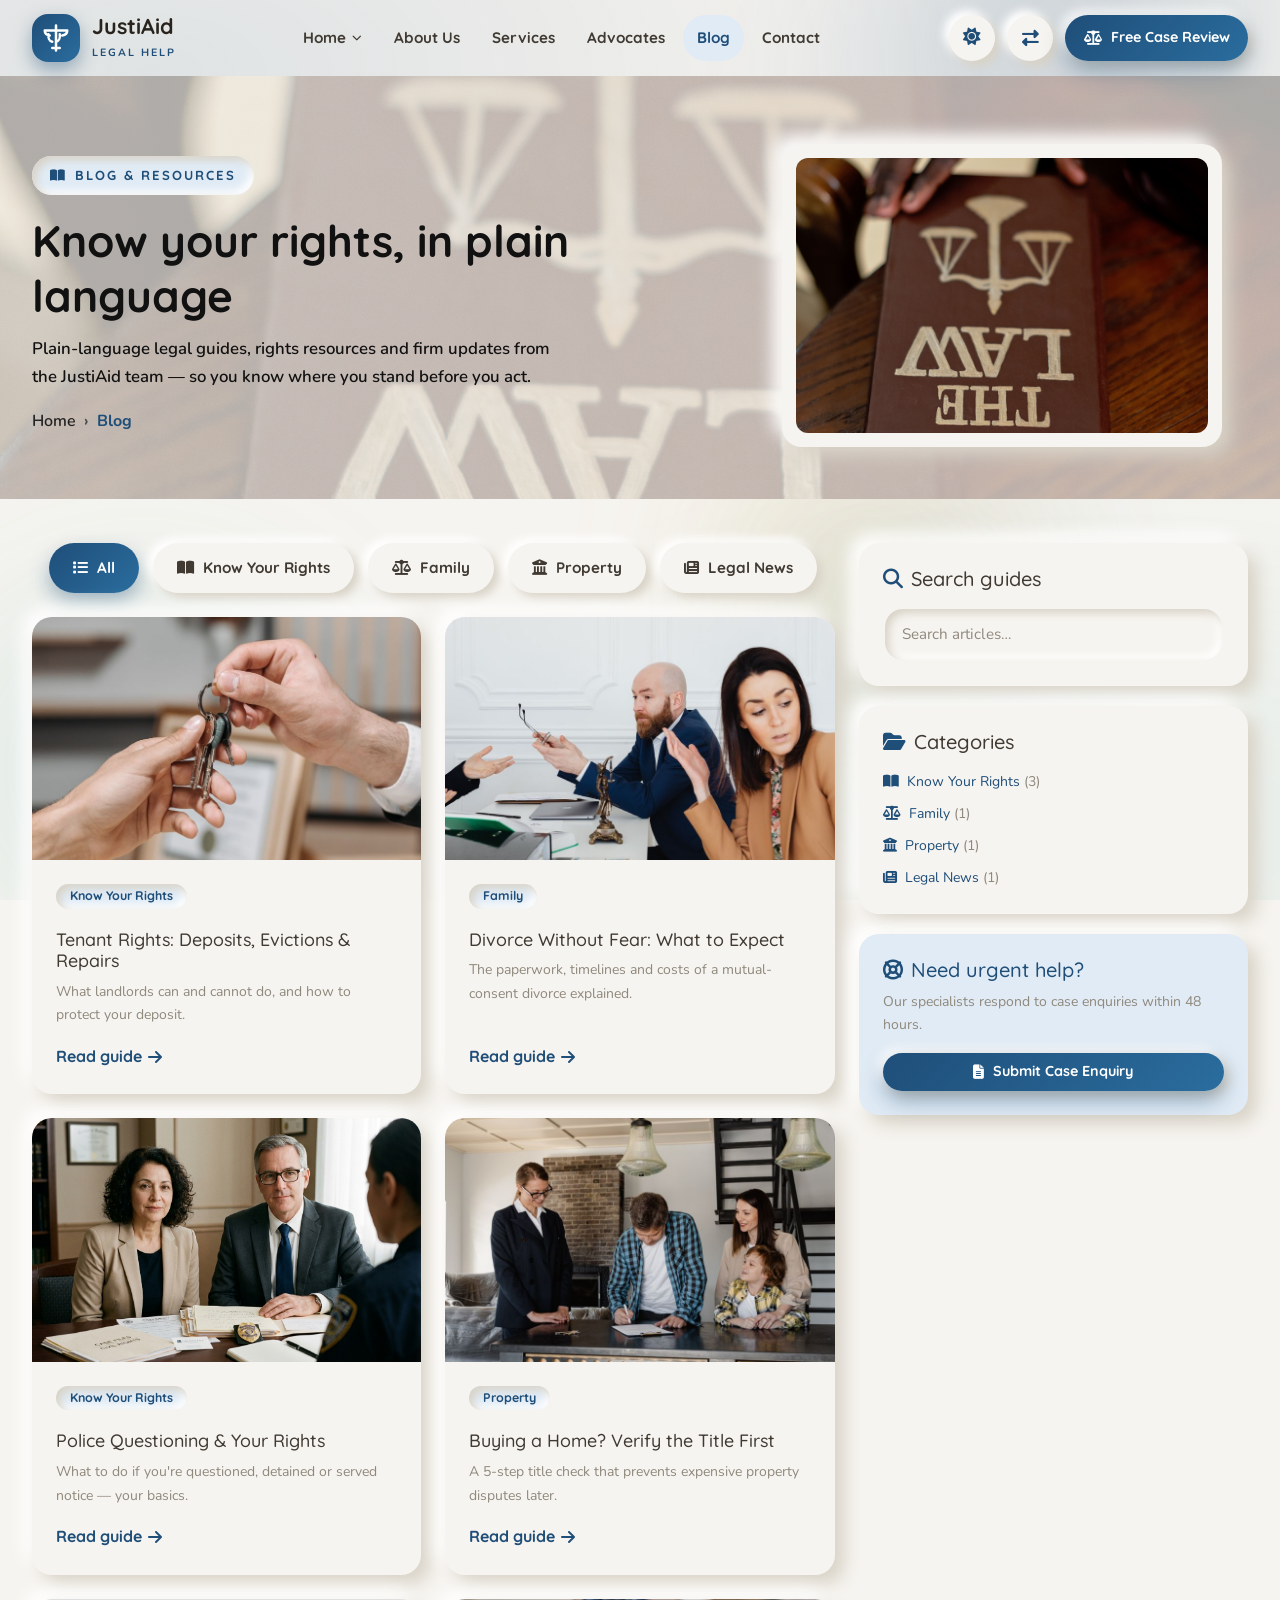
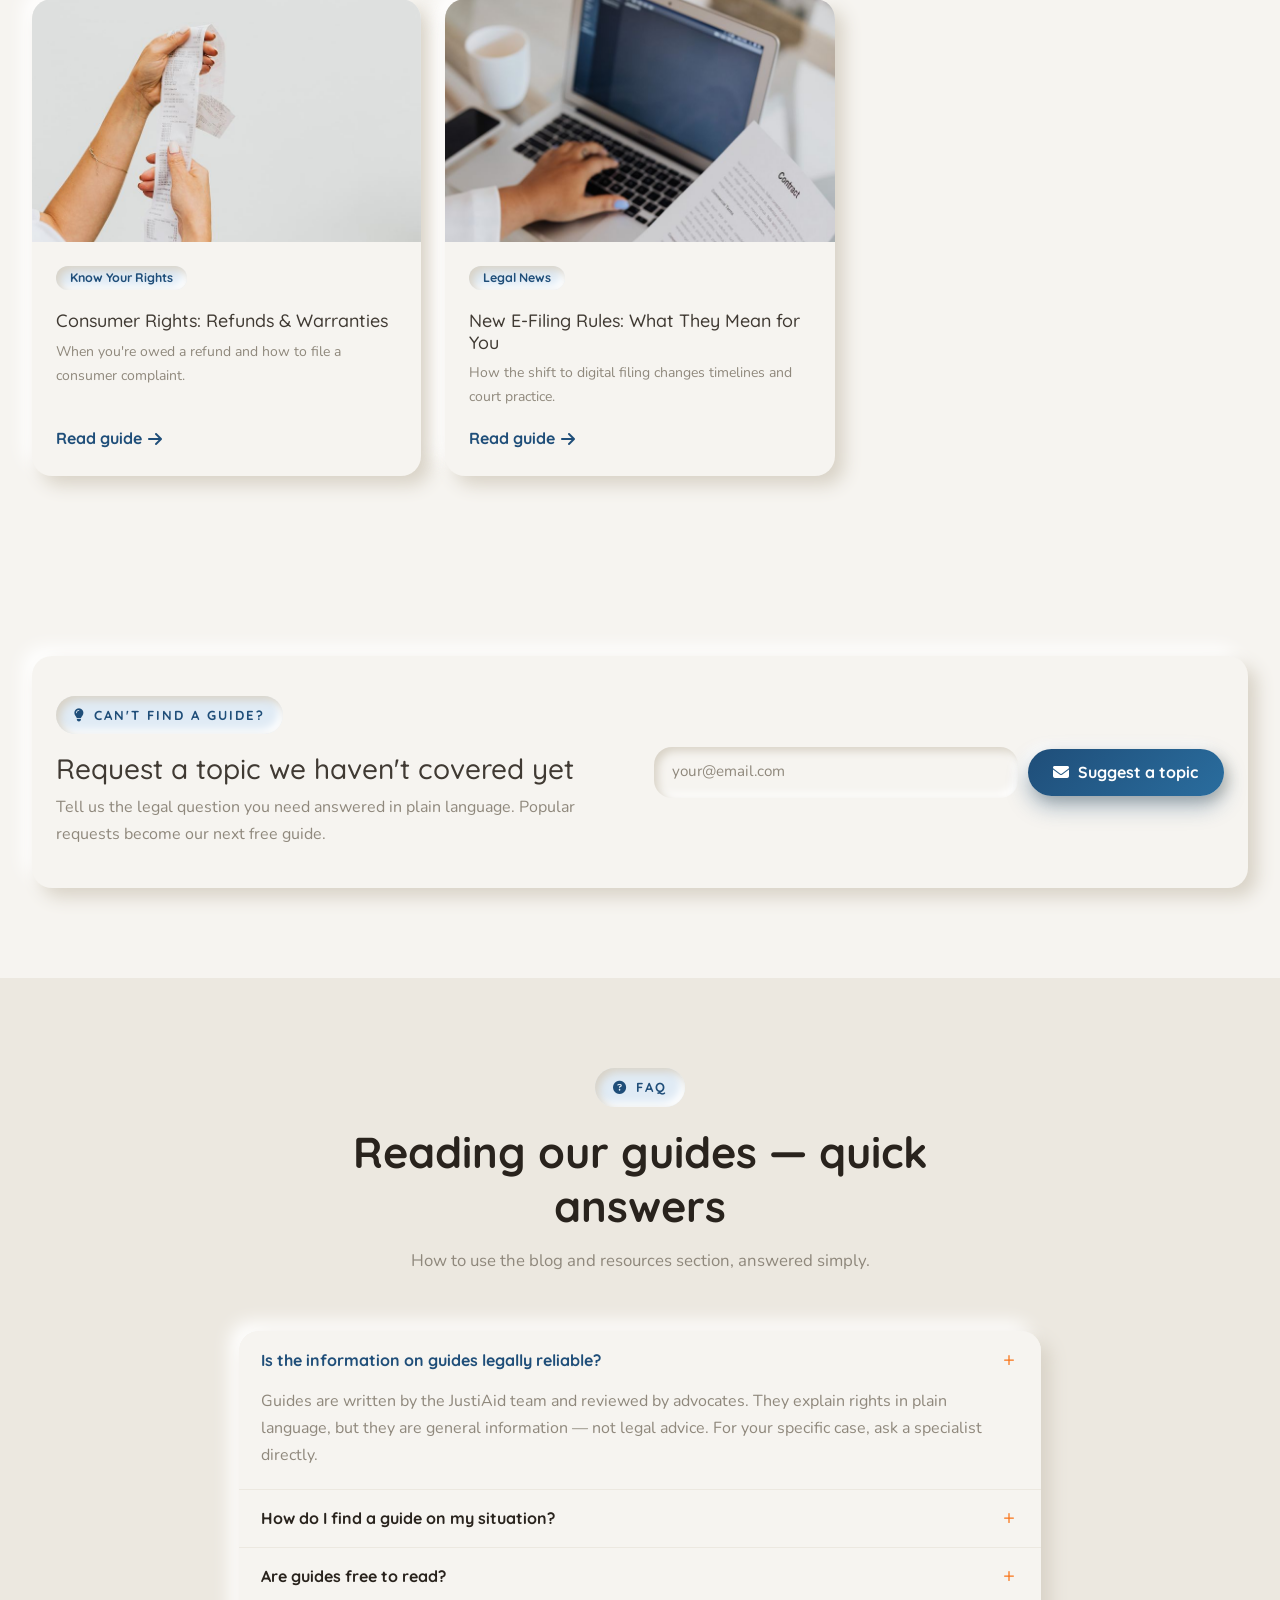
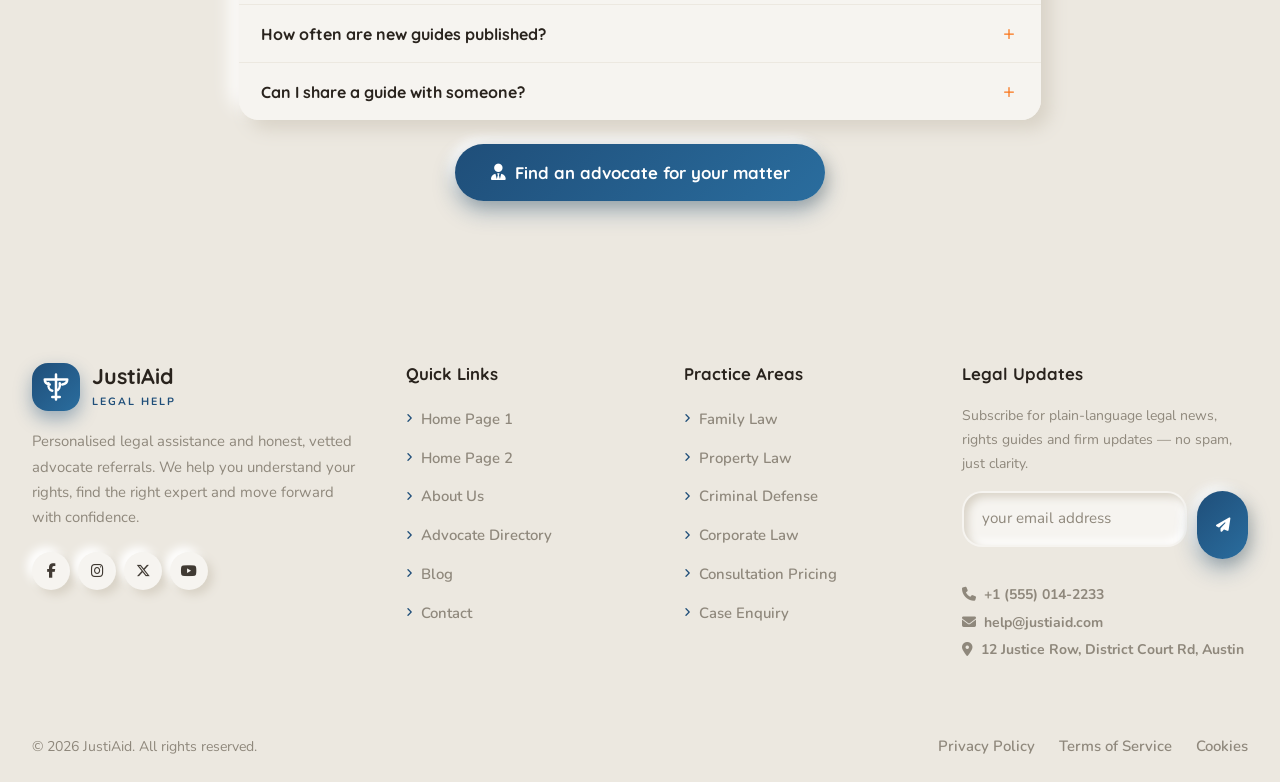
<file: blog.html>
<!DOCTYPE html>
<html lang="en">
<head>
  <meta charset="UTF-8">
  <meta name="viewport" content="width=device-width, initial-scale=1.0">
  <title>Legal Blog &amp; Know Your Rights | JustiAid</title>
  <meta name="description" content="Plain-language legal guides, rights resources and firm updates from the JustiAid team.">
  <link rel="icon" type="image/svg+xml" href="assets/images/logo.svg">

  <script>
    (function () {
      var t = null;
      try { t = localStorage.getItem('theme'); } catch (e) {}
      if (!t) t = (window.matchMedia && window.matchMedia('(prefers-color-scheme: dark)').matches) ? 'dark' : 'light';
      document.documentElement.setAttribute('data-theme', t);
    })();
  </script>

  <link rel="preconnect" href="https://fonts.googleapis.com">
  <link rel="preconnect" href="https://fonts.gstatic.com" crossorigin>
  <link href="https://fonts.googleapis.com/css2?family=Nunito:wght@400;600;700;800&family=Quicksand:wght@500;600;700&display=swap" rel="stylesheet">
  <link href="https://cdn.jsdelivr.net/npm/bootstrap@5.3.3/dist/css/bootstrap.min.css" rel="stylesheet">
  <link href="https://cdnjs.cloudflare.com/ajax/libs/font-awesome/6.5.2/css/all.min.css" rel="stylesheet">
  <link href="css/style.css" rel="stylesheet">
</head>
<body data-page="blog">
  <div class="aurora-bg" aria-hidden="true">
    <span class="wave w1"></span>
    <span class="wave w2"></span>
    <span class="wave w3"></span>
    <span class="wave w4"></span>
  </div>

  <div id="preloader" aria-hidden="true">
    <img class="preloader-paw" src="assets/images/logo.svg" alt="Loading">
  </div>

  <div id="navbar"></div>

  <main>
    <!-- Page header -->
    <section class="page-header" aria-label="Blog" style="background:linear-gradient(rgba(var(--bg-rgb),.7),rgba(var(--bg-rgb),.7)),url('assets/images/pexels-mikhail-nilov-8731042.jpg') center/cover no-repeat">
      <div class="container">
        <div class="row align-items-center g-4">
          <div class="col-lg-7 text-lg-start">
            <span class="sec-eyebrow reveal"><i class="fa-solid fa-book-open"></i> Blog &amp; resources</span>
            <h1 class="reveal">Know your rights, in plain language</h1>
            <p class="text-muted reveal reveal-delay-1" style="max-width:520px">Plain-language legal guides, rights
              resources and firm updates from the JustiAid team — so you know where you stand before you act.</p>
            <nav aria-label="breadcrumb">
              <ol class="breadcrumb reveal justify-content-center justify-content-lg-start">
                <li class="breadcrumb-item"><a href="index.html">Home</a></li>
                <li class="breadcrumb-item active" aria-current="page">Blog</li>
              </ol>
            </nav>
          </div>
          <div class="col-lg-5 d-none d-lg-block reveal">
            <div class="neu" style="padding:14px;max-width:440px;margin-inline:auto">
              <img src="assets/images/pexels-mikhail-nilov-8731042.jpg" alt="Blog illustration"
                style="width:100%;height:275px;object-fit:cover;object-position:center;border-radius:calc(var(--r-md) - 8px)">
            </div>
          </div>
        </div>
      </div>
    </section>

    <!-- Blog listing -->
    <section class="section pt-2" aria-label="Blog articles">
      <div class="container">
        <div class="row g-4">
          <div class="col-lg-8">
            <!-- Mobile Top Search (Visible at 360px & 768px viewports) -->
            <div class="card-neu p-3 mb-4 d-lg-none blog-mobile-search-card reveal" style="height:auto">
              <label for="blogSearchMobile" class="form-label small fw-bold mb-2"><i class="fa-solid fa-magnifying-glass me-2" style="color:var(--accent)"></i>Search legal guides</label>
              <input class="field" type="search" id="blogSearchMobile" placeholder="Search articles by keyword, topic or law…" aria-label="Search articles">
            </div>

            <div data-filter-group class="nav-pill-wrap mb-4 reveal">
              <button class="nav-pill active" data-filter="all"><i class="fa-solid fa-list"></i> All</button>
              <button class="nav-pill" data-filter="rights"><i class="fa-solid fa-book-open"></i> Know Your Rights</button>
              <button class="nav-pill" data-filter="family"><i class="fa-solid fa-scale-balanced"></i> Family</button>
              <button class="nav-pill" data-filter="property"><i class="fa-solid fa-building-columns"></i> Property</button>
              <button class="nav-pill" data-filter="news"><i class="fa-solid fa-newspaper"></i> Legal News</button>
            </div>

            <div class="row g-4">
              <div class="col-md-6 reveal" data-filter-item="rights">
                <article class="card-neu blog-card h-100">
                  <div class="card-thumb"><img src="assets/images/blog-tenant.jpg" alt="Rental apartment and key illustration"></div>
                  <div class="card-body-neu">
                    <span class="badge badge-soft" style="background:var(--accent-soft);color:var(--accent)">Know Your Rights</span>
                    <h3 class="h5 mt-2">Tenant Rights: Deposits, Evictions &amp; Repairs</h3>
                    <p class="small text-muted mb-3">What landlords can and cannot do, and how to protect your deposit.</p>
                    <a class="card-link" href="blog-details.html?post=tenant-rights">Read guide <i class="fa-solid fa-arrow-right"></i></a>
                  </div>
                </article>
              </div>
              <div class="col-md-6 reveal reveal-delay-1" data-filter-item="family">
                <article class="card-neu blog-card h-100">
                  <div class="card-thumb"><img src="assets/images/blog-divorce.jpg" alt="Two hearts illustration for divorce guide"></div>
                  <div class="card-body-neu">
                    <span class="badge badge-soft" style="background:var(--accent-soft);color:var(--accent)">Family</span>
                    <h3 class="h5 mt-2">Divorce Without Fear: What to Expect</h3>
                    <p class="small text-muted mb-3">The paperwork, timelines and costs of a mutual-consent divorce explained.</p>
                    <a class="card-link" href="blog-details.html?post=divorce-guide">Read guide <i class="fa-solid fa-arrow-right"></i></a>
                  </div>
                </article>
              </div>
              <div class="col-md-6 reveal" data-filter-item="rights">
                <article class="card-neu blog-card h-100">
                  <div class="card-thumb"><img src="assets/images/blog-police.jpg" alt="Police questioning and FIR legal procedures"></div>
                  <div class="card-body-neu">
                    <span class="badge badge-soft" style="background:var(--accent-soft);color:var(--accent)">Know Your Rights</span>
                    <h3 class="h5 mt-2">Police Questioning &amp; Your Rights</h3>
                    <p class="small text-muted mb-3">What to do if you're questioned, detained or served notice — your basics.</p>
                    <a class="card-link" href="blog-details.html?post=police-rights">Read guide <i class="fa-solid fa-arrow-right"></i></a>
                  </div>
                </article>
              </div>
              <div class="col-md-6 reveal reveal-delay-1" data-filter-item="property">
                <article class="card-neu blog-card h-100">
                  <div class="card-thumb"><img src="assets/images/blog-title.jpg" alt="Property title document with checkmark"></div>
                  <div class="card-body-neu">
                    <span class="badge badge-soft" style="background:var(--accent-soft);color:var(--accent)">Property</span>
                    <h3 class="h5 mt-2">Buying a Home? Verify the Title First</h3>
                    <p class="small text-muted mb-3">A 5-step title check that prevents expensive property disputes later.</p>
                    <a class="card-link" href="blog-details.html?post=title-check">Read guide <i class="fa-solid fa-arrow-right"></i></a>
                  </div>
                </article>
              </div>
              <div class="col-md-6 reveal" data-filter-item="rights">
                <article class="card-neu blog-card h-100">
                  <div class="card-thumb"><img src="assets/images/blog-consumer.jpg" alt="Receipt with plus and document illustration"></div>
                  <div class="card-body-neu">
                    <span class="badge badge-soft" style="background:var(--accent-soft);color:var(--accent)">Know Your Rights</span>
                    <h3 class="h5 mt-2">Consumer Rights: Refunds &amp; Warranties</h3>
                    <p class="small text-muted mb-3">When you're owed a refund and how to file a consumer complaint.</p>
                    <a class="card-link" href="blog-details.html?post=consumer-rights">Read guide <i class="fa-solid fa-arrow-right"></i></a>
                  </div>
                </article>
              </div>
              <div class="col-md-6 reveal reveal-delay-1" data-filter-item="news">
                <article class="card-neu blog-card h-100">
                  <div class="card-thumb"><img src="assets/images/blog-efiling.jpg" alt="Online e-filing documents with upload arrow"></div>
                  <div class="card-body-neu">
                    <span class="badge badge-soft" style="background:var(--accent-soft);color:var(--accent)">Legal News</span>
                    <h3 class="h5 mt-2">New E-Filing Rules: What They Mean for You</h3>
                    <p class="small text-muted mb-3">How the shift to digital filing changes timelines and court practice.</p>
                    <a class="card-link" href="blog-details.html?post=e-filing">Read guide <i class="fa-solid fa-arrow-right"></i></a>
                  </div>
                </article>
              </div>
            </div>
          </div>

          <div class="col-lg-4 d-none d-lg-block">
            <div class="sidebar-sticky">
              <aside class="card-neu p-4 reveal">
                <h3 class="h5 mb-3"><i class="fa-solid fa-magnifying-glass me-2" style="color:var(--accent)"></i>Search guides</h3>
                <input class="field" type="search" id="blogSearch" placeholder="Search articles…" aria-label="Search articles">
              </aside>
              <aside class="card-neu p-4 reveal">
                <h3 class="h5 mb-3"><i class="fa-solid fa-folder-open me-2" style="color:var(--accent)"></i>Categories</h3>
                <ul class="list-unstyled small mb-0">
                  <li class="mb-2"><a href="blog.html?cat=rights"><i class="fa-solid fa-book-open me-2"></i>Know Your Rights <span class="text-muted">(3)</span></a></li>
                  <li class="mb-2"><a href="blog.html?cat=family"><i class="fa-solid fa-scale-balanced me-2"></i>Family <span class="text-muted">(1)</span></a></li>
                  <li class="mb-2"><a href="blog.html?cat=property"><i class="fa-solid fa-building-columns me-2"></i>Property <span class="text-muted">(1)</span></a></li>
                  <li class="mb-0"><a href="blog.html?cat=news"><i class="fa-solid fa-newspaper me-2"></i>Legal News <span class="text-muted">(1)</span></a></li>
                </ul>
              </aside>
              <aside class="card-neu p-4 reveal" style="background:var(--accent-soft)">
                <h3 class="h5 mb-2" style="color:var(--accent)"><i class="fa-solid fa-life-ring me-2"></i>Need urgent help?</h3>
                <p class="small text-muted mb-3">Our specialists respond to case enquiries within 48 hours.</p>
                <a class="btn btn-accent btn-sm w-100" href="contact.html#enquiry"><i class="fa-solid fa-file-lines"></i> Submit Case Enquiry</a>
              </aside>
            </div>
          </div>
        </div>
      </div>
    </section>

    <!-- Request a guide -->
    <section class="section" aria-label="Request a legal guide">
      <div class="container">
        <div class="card-neu neu-lg reveal" style="padding:40px 24px">
          <div class="row align-items-center g-4">
            <div class="col-lg-6">
              <span class="sec-eyebrow"><i class="fa-solid fa-lightbulb"></i> Can't find a guide?</span>
              <h2 class="h3 mb-2">Request a topic we haven't covered yet</h2>
              <p class="text-muted mb-0">Tell us the legal question you need answered in plain language. Popular requests
                become our next free guide.</p>
            </div>
            <div class="col-lg-6">
              <form data-newsletter aria-label="Request a guide" novalidate>
                <div class="input-group-wrap d-flex align-items-center gap-2" style="flex-wrap:wrap">
                  <input class="field" type="email" placeholder="your@email.com" aria-label="Email address" required style="flex:1;min-width:200px">
                  <button class="btn btn-accent" type="submit"><i class="fa-solid fa-envelope"></i> Suggest a topic</button>
                </div>
                <p class="news-ok text-muted small mt-2 mb-0" style="display:none">Thanks! We'll notify you when the guide is published.</p>
              </form>
            </div>
          </div>
        </div>
      </div>
    </section>

    <!-- Blog FAQ -->
    <section class="section bg-soft" aria-label="Blog FAQ">
      <div class="container">
        <div class="sec-head reveal">
          <span class="sec-eyebrow"><i class="fa-solid fa-circle-question"></i> FAQ</span>
          <h2>Reading our guides — quick answers</h2>
          <p>How to use the blog and resources section, answered simply.</p>
        </div>
        <div class="row justify-content-center">
          <div class="col-lg-8 reveal">
            <div class="accordion accordion-gh" id="blogFaq">
              <div class="accordion-item">
                <h3 class="accordion-header">
                  <button class="accordion-button" type="button" data-bs-toggle="collapse" data-bs-target="#bfaq1" aria-expanded="true">
                    Is the information on guides legally reliable?
                  </button>
                </h3>
                <div id="bfaq1" class="accordion-collapse collapse show" data-bs-parent="#blogFaq">
                  <div class="accordion-body">Guides are written by the JustiAid team and reviewed by advocates. They
                    explain rights in plain language, but they are general information — not legal advice. For your
                    specific case, ask a specialist directly.</div>
                </div>
              </div>
              <div class="accordion-item">
                <h3 class="accordion-header">
                  <button class="accordion-button collapsed" type="button" data-bs-toggle="collapse" data-bs-target="#bfaq2">
                    How do I find a guide on my situation?
                  </button>
                </h3>
                <div id="bfaq2" class="accordion-collapse collapse" data-bs-parent="#blogFaq">
                  <div class="accordion-body">Use the search box or filter by category on the left. If you can't find a
                    topic, use the "Request a guide" box above and we'll add it to our publishing plan.</div>
                </div>
              </div>
              <div class="accordion-item">
                <h3 class="accordion-header">
                  <button class="accordion-button collapsed" type="button" data-bs-toggle="collapse" data-bs-target="#bfaq3">
                    Are guides free to read?
                  </button>
                </h3>
                <div id="bfaq3" class="accordion-collapse collapse" data-bs-parent="#blogFaq">
                  <div class="accordion-body">Yes — every guide on the blog and the Know Your Rights page is completely
                    free. No subscription, no paywall, just clear legal information for everyone.</div>
                </div>
              </div>
              <div class="accordion-item">
                <h3 class="accordion-header">
                  <button class="accordion-button collapsed" type="button" data-bs-toggle="collapse" data-bs-target="#bfaq4">
                    How often are new guides published?
                  </button>
                </h3>
                <div id="bfaq4" class="accordion-collapse collapse" data-bs-parent="#blogFaq">
                  <div class="accordion-body">We publish new guides and legal news every few weeks, focusing on the topics
                    clients ask about most. Subscribe below to hear first.</div>
                </div>
              </div>
              <div class="accordion-item">
                <h3 class="accordion-header">
                  <button class="accordion-button collapsed" type="button" data-bs-toggle="collapse" data-bs-target="#bfaq5">
                    Can I share a guide with someone?
                  </button>
                </h3>
                <div id="bfaq5" class="accordion-collapse collapse" data-bs-parent="#blogFaq">
                  <div class="accordion-body">Absolutely — that's what they're for. Share the link freely. A quick note is
                    appreciated but never required.</div>
                </div>
              </div>
            </div>
          </div>
        </div>
        <div class="text-center mt-4">
          <a class="btn btn-accent btn-lg" href="advocate-directory.html"><i class="fa-solid fa-user-tie"></i> Find an advocate for your matter</a>
        </div>
      </div>
    </section>
  </main>

  <div id="footer"></div>

  <button class="back-top" id="backTop" type="button" aria-label="Back to top"><i class="fa-solid fa-arrow-up"></i></button>

  <script src="https://cdn.jsdelivr.net/npm/bootstrap@5.3.3/dist/js/bootstrap.bundle.min.js"></script>
  <script src="js/navbar.js"></script>
  <script src="js/footer.js"></script>
  <script src="js/main.js"></script>
</body>

</html>
</file>
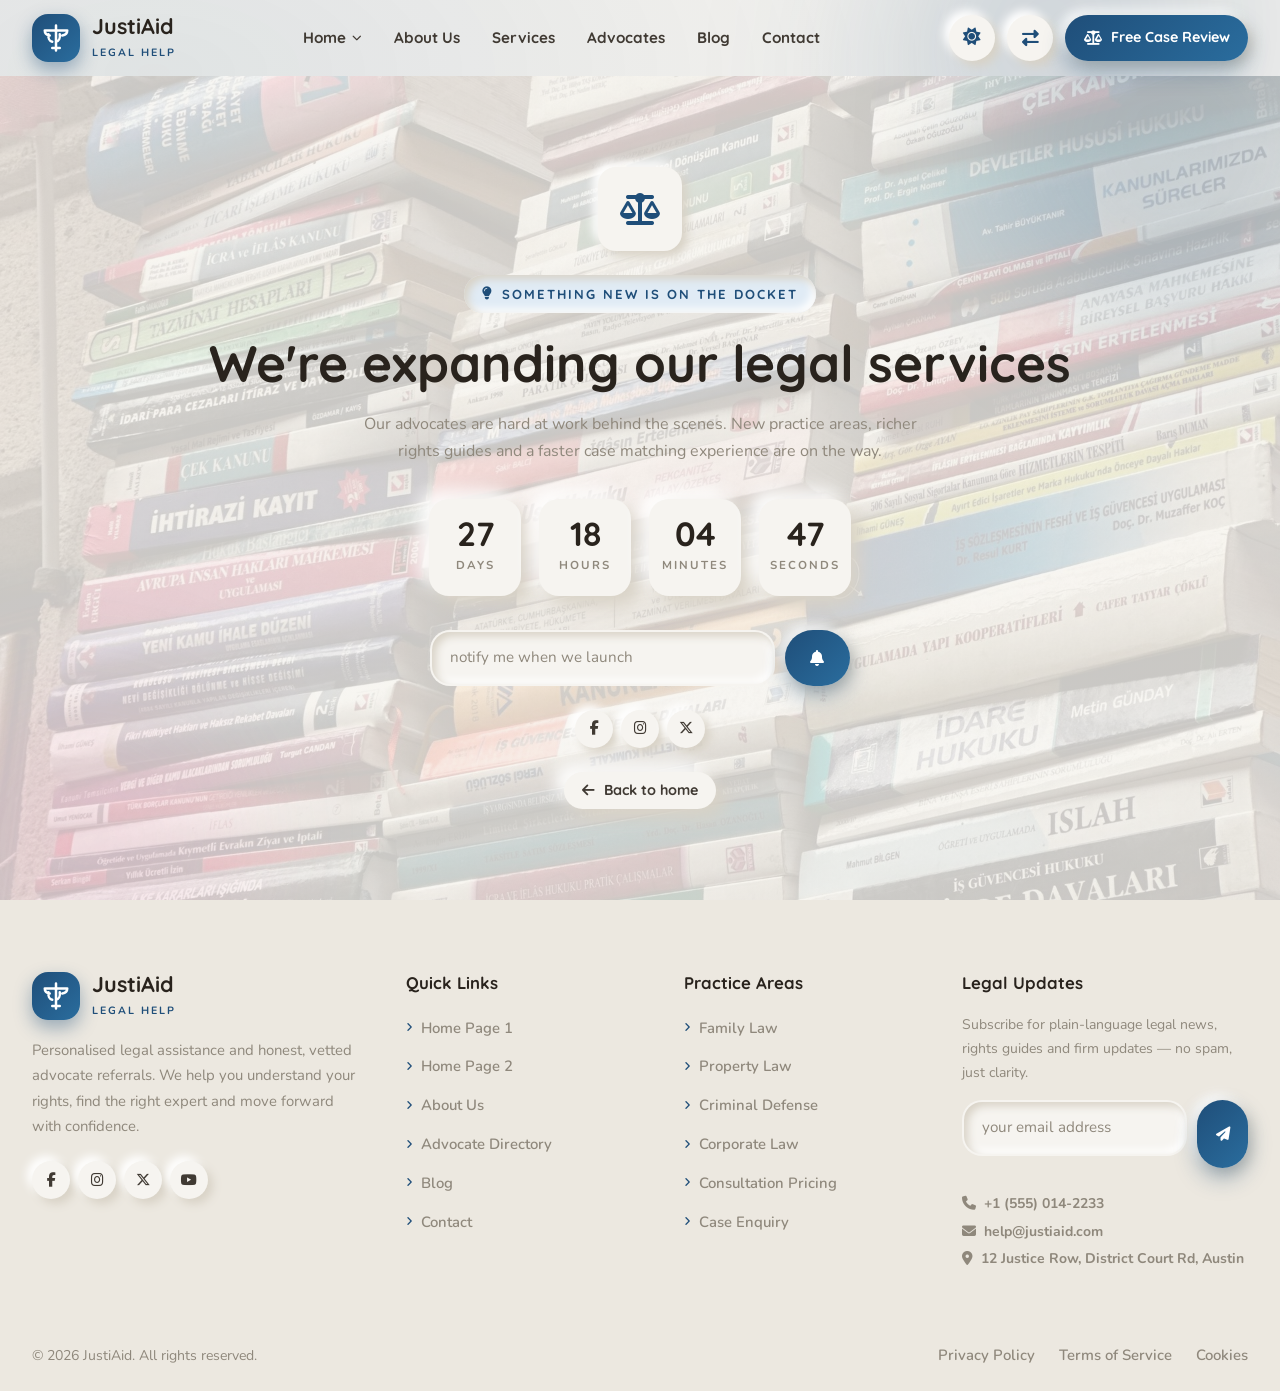
<file: coming-soon.html>
<!DOCTYPE html>
<html lang="en">
<head>
  <meta charset="UTF-8">
  <meta name="viewport" content="width=device-width, initial-scale=1.0">
  <title>Coming Soon | JustiAid</title>
  <meta name="description" content="JustiAid is expanding. We'll be back soon with new legal resources and services.">
  <meta name="robots" content="noindex">
  <link rel="icon" type="image/svg+xml" href="assets/images/logo.svg">

  <script>
    (function () {
      var t = null;
      try { t = localStorage.getItem('theme'); } catch (e) {}
      if (!t) t = (window.matchMedia && window.matchMedia('(prefers-color-scheme: dark)').matches) ? 'dark' : 'light';
      document.documentElement.setAttribute('data-theme', t);
    })();
  </script>

  <link rel="preconnect" href="https://fonts.googleapis.com">
  <link rel="preconnect" href="https://fonts.gstatic.com" crossorigin>
  <link href="https://fonts.googleapis.com/css2?family=Nunito:wght@400;600;700;800&family=Quicksand:wght@500;600;700&display=swap" rel="stylesheet">
  <link href="https://cdn.jsdelivr.net/npm/bootstrap@5.3.3/dist/css/bootstrap.min.css" rel="stylesheet">
  <link href="https://cdnjs.cloudflare.com/ajax/libs/font-awesome/6.5.2/css/all.min.css" rel="stylesheet">
  <link href="css/style.css" rel="stylesheet">
</head>
<body data-page="coming-soon">
  <div class="aurora-bg" aria-hidden="true">
    <span class="wave w1"></span>
    <span class="wave w2"></span>
    <span class="wave w3"></span>
    <span class="wave w4"></span>
  </div>

  <div id="preloader" aria-hidden="true">
    <img class="preloader-paw" src="assets/images/logo.svg" alt="Loading">
  </div>

  <div id="navbar"></div>

  <main>
    <section class="center-page" aria-label="Coming soon">
      <div class="paws-bg" aria-hidden="true">
        <span class="blob b1"></span>
        <span class="blob b2"></span>
      </div>
      <div class="container">
        <div class="reveal">
          <span class="icon-box mx-auto mb-4" style="width:84px;height:84px;font-size:2rem;color:var(--accent)"><i class="fa-solid fa-scale-balanced"></i></span>
          <span class="sec-eyebrow"><i class="fa-solid fa-lightbulb"></i> Something new is on the docket</span>
          <h1 class="mb-3" style="font-size:clamp(2rem,4.5vw,3.2rem)">We're expanding our legal services</h1>
          <p class="text-muted mx-auto mb-0" style="max-width:560px">Our advocates are hard at work behind the scenes. New practice areas, richer rights guides and a faster case matching experience are on the way.</p>

          <div class="countdown" id="countdown">
            <div class="count-box"><b id="cd-days">28</b><span>Days</span></div>
            <div class="count-box"><b id="cd-hours">00</b><span>Hours</span></div>
            <div class="count-box"><b id="cd-mins">00</b><span>Minutes</span></div>
            <div class="count-box"><b id="cd-secs">00</b><span>Seconds</span></div>
          </div>

          <div class="d-flex justify-content-center mb-4">
            <form class="news-form" style="max-width:420px;width:100%" data-newsletter aria-label="Notify me">
              <input class="field" type="email" placeholder="Notify me when we launch" aria-label="Email address" required>
              <button class="btn btn-accent" type="submit"><i class="fa-solid fa-bell"></i></button>
            </form>
          </div>
          <p class="news-ok text-muted small" style="display:none">You're on the list — we'll keep you posted!</p>

          <div class="d-flex gap-2 justify-content-center mt-4">
            <a class="soc" href="https://www.facebook.com" target="_blank" rel="noopener" aria-label="Facebook" data-native-app data-app-url="fb://page/justiaid"><i class="fa-brands fa-facebook-f"></i></a>
            <a class="soc" href="https://www.instagram.com" target="_blank" rel="noopener" aria-label="Instagram" data-native-app data-app-url="instagram://user?username=justiaid"><i class="fa-brands fa-instagram"></i></a>
            <a class="soc" href="https://x.com" target="_blank" rel="noopener" aria-label="X" data-native-app data-app-url="x://timeline, twitter://user?screen_name=justiaid"><i class="fa-brands fa-x-twitter"></i></a>
          </div>
          <p class="mt-4 mb-0"><a class="btn btn-ghost btn-sm" href="index.html"><i class="fa-solid fa-arrow-left"></i> Back to home</a></p>
        </div>
      </div>
    </section>
  </main>

  <div id="footer"></div>

  <button class="back-top" id="backTop" type="button" aria-label="Back to top"><i class="fa-solid fa-arrow-up"></i></button>

  <script src="https://cdn.jsdelivr.net/npm/bootstrap@5.3.3/dist/js/bootstrap.bundle.min.js"></script>
  <script src="js/navbar.js"></script>
  <script src="js/footer.js"></script>
  <script src="js/main.js"></script>
</body>

</html>
</file>
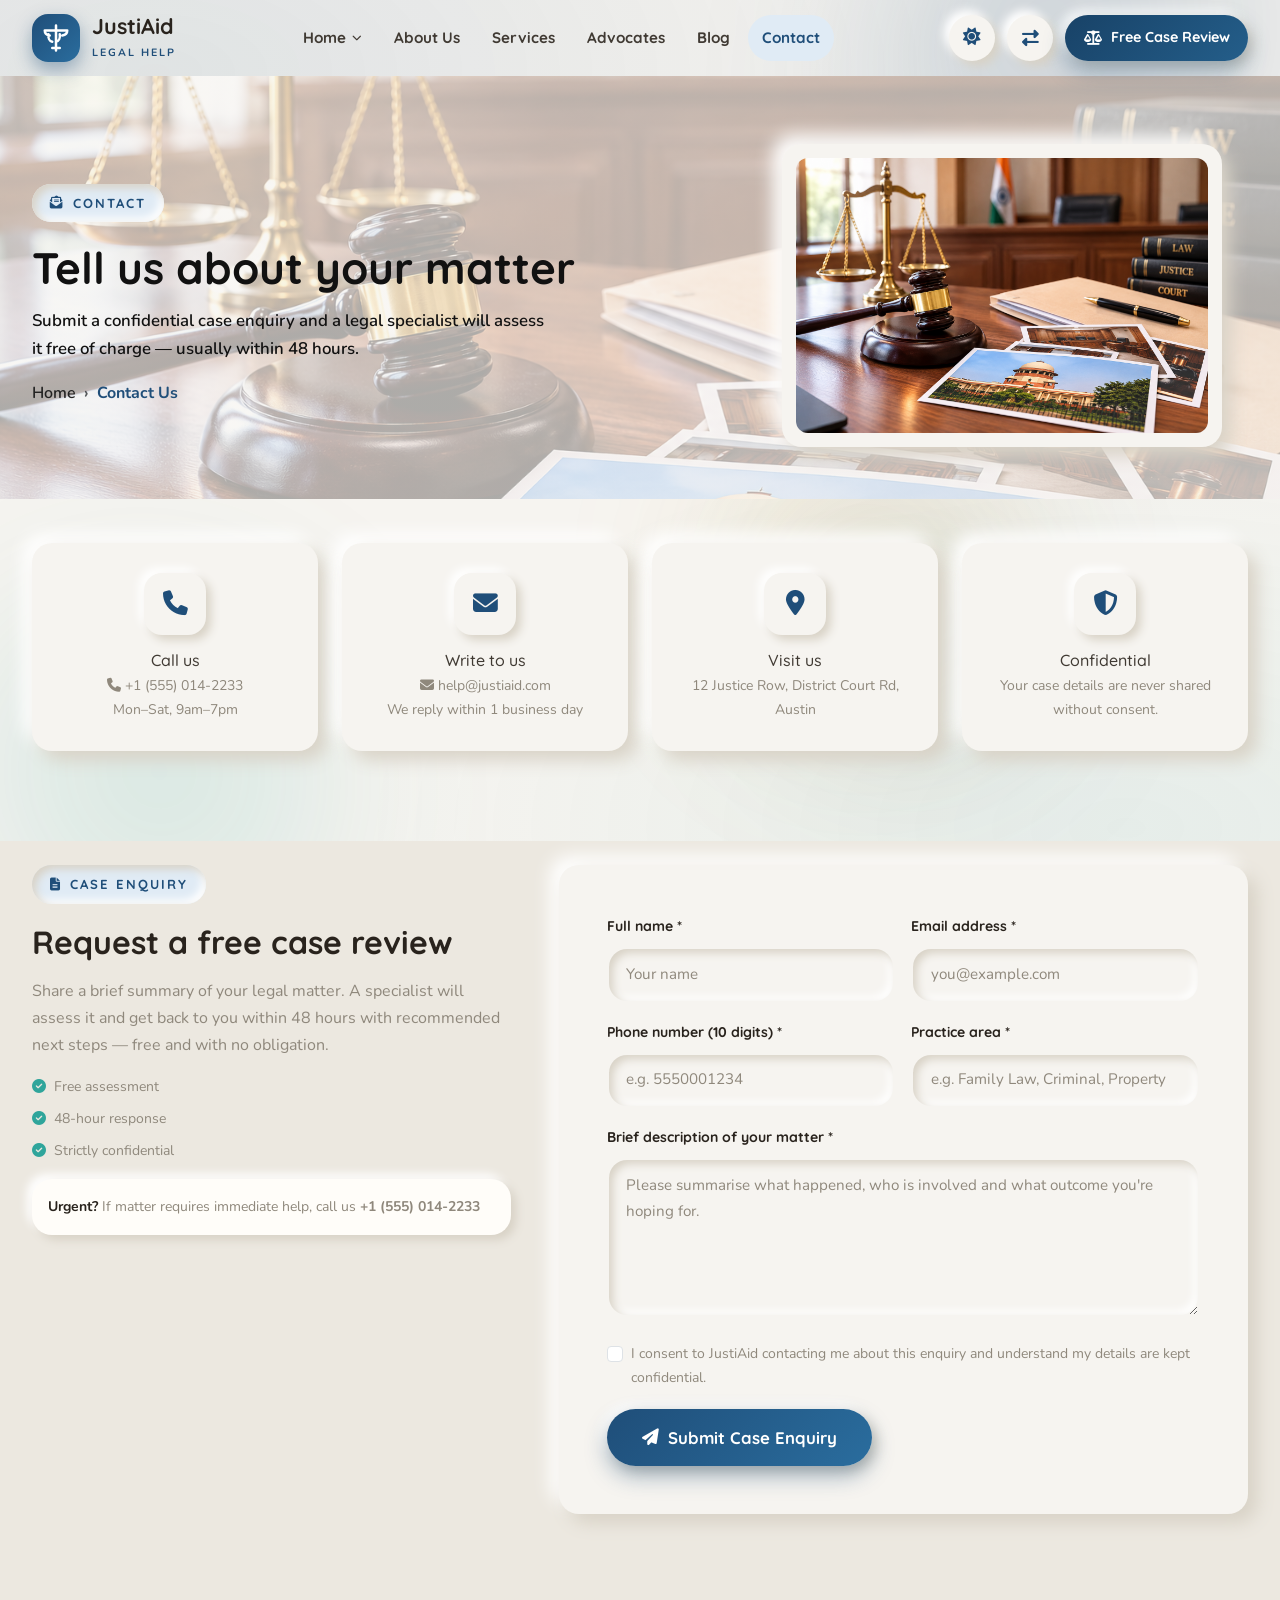
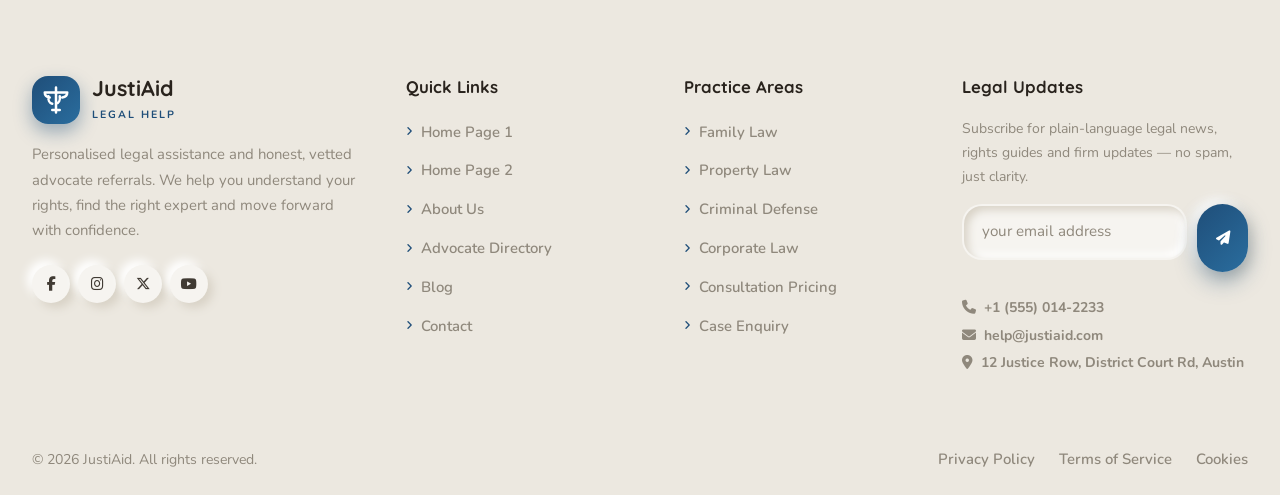
<file: contact.html>
<!DOCTYPE html>
<html lang="en">
<head>
  <meta charset="UTF-8">
  <meta name="viewport" content="width=device-width, initial-scale=1.0">
  <title>Contact Us &amp; Case Enquiry | JustiAid</title>
  <meta name="description" content="Get in touch with JustiAid. Submit a confidential case enquiry, visit our office, call us or drop a message.">
  <link rel="icon" type="image/svg+xml" href="assets/images/logo.svg">

  <script>
    (function () {
      var t = null;
      try { t = localStorage.getItem('theme'); } catch (e) {}
      if (!t) t = (window.matchMedia && window.matchMedia('(prefers-color-scheme: dark)').matches) ? 'dark' : 'light';
      document.documentElement.setAttribute('data-theme', t);
    })();
  </script>

  <link rel="preconnect" href="https://fonts.googleapis.com">
  <link rel="preconnect" href="https://fonts.gstatic.com" crossorigin>
  <link href="https://fonts.googleapis.com/css2?family=Nunito:wght@400;600;700;800&family=Quicksand:wght@500;600;700&display=swap" rel="stylesheet">
  <link href="https://cdn.jsdelivr.net/npm/bootstrap@5.3.3/dist/css/bootstrap.min.css" rel="stylesheet">
  <link href="https://cdnjs.cloudflare.com/ajax/libs/font-awesome/6.5.2/css/all.min.css" rel="stylesheet">
  <link href="css/style.css" rel="stylesheet">
</head>
<body data-page="contact">
  <div class="aurora-bg" aria-hidden="true">
    <span class="wave w1"></span>
    <span class="wave w2"></span>
    <span class="wave w3"></span>
    <span class="wave w4"></span>
  </div>

  <div id="preloader" aria-hidden="true">
    <img class="preloader-paw" src="assets/images/logo.svg" alt="Loading">
  </div>

  <div id="navbar"></div>

  <main>
    <!-- Page header -->
    <section class="page-header" aria-label="Contact us" style="background:linear-gradient(rgba(var(--bg-rgb),.7),rgba(var(--bg-rgb),.7)),url('assets/images/ChatGPT%20Image%20Sep%208,%202026,%2001_37_41%20PM.png') center/cover no-repeat">
      <div class="container">
        <div class="row align-items-center g-4">
          <div class="col-lg-7 text-lg-start">
            <span class="sec-eyebrow reveal"><i class="fa-solid fa-envelope-open-text"></i> Contact</span>
            <h1 class="reveal">Tell us about your matter</h1>
            <p class="text-muted reveal reveal-delay-1" style="max-width:520px">Submit a confidential case enquiry and a
              legal specialist will assess it free of charge — usually within 48 hours.</p>
            <nav aria-label="breadcrumb">
              <ol class="breadcrumb reveal justify-content-center justify-content-lg-start">
                <li class="breadcrumb-item"><a href="index.html">Home</a></li>
                <li class="breadcrumb-item active" aria-current="page">Contact Us</li>
              </ol>
            </nav>
          </div>
          <div class="col-lg-5 d-none d-lg-block reveal">
            <div class="neu" style="padding:14px;max-width:440px;margin-inline:auto">
              <img src="assets/images/ChatGPT%20Image%20Sep%208,%202026,%2001_37_41%20PM.png" alt="Legal help illustration"
                style="width:100%;border-radius:calc(var(--r-md) - 8px)">
            </div>
          </div>
        </div>
      </div>
    </section>

    <!-- Info cards -->
    <section class="section pt-2" aria-label="Contact information">
      <div class="container">
        <div class="row g-4">
          <div class="col-md-6 col-lg-3 reveal">
            <div class="card-neu h-100 text-center" style="padding:30px 22px">
              <span class="icon-box mx-auto mb-3"><i class="fa-solid fa-phone"></i></span>
              <h3 class="h6 mb-1">Call us</h3>
              <p class="small text-muted mb-0"><a href="tel:+15550142233" class="contact-link"><i class="fa-solid fa-phone me-1"></i>+1 (555) 014-2233</a><br>Mon–Sat, 9am–7pm</p>
            </div>
          </div>
          <div class="col-md-6 col-lg-3 reveal reveal-delay-1">
            <div class="card-neu h-100 text-center" style="padding:30px 22px">
              <span class="icon-box mx-auto mb-3"><i class="fa-solid fa-envelope"></i></span>
              <h3 class="h6 mb-1">Write to us</h3>
              <p class="small text-muted mb-0"><a href="mailto:help@justiaid.com" class="contact-link"><i class="fa-solid fa-envelope me-1"></i>help@justiaid.com</a><br>We reply within 1 business day</p>
            </div>
          </div>
          <div class="col-md-6 col-lg-3 reveal reveal-delay-2">
            <div class="card-neu h-100 text-center" style="padding:30px 22px">
              <span class="icon-box mx-auto mb-3"><i class="fa-solid fa-location-dot"></i></span>
              <h3 class="h6 mb-1">Visit us</h3>
              <p class="small text-muted mb-0">12 Justice Row, District Court Rd, Austin</p>
            </div>
          </div>
          <div class="col-md-6 col-lg-3 reveal reveal-delay-3">
            <div class="card-neu h-100 text-center" style="padding:30px 22px">
              <span class="icon-box mx-auto mb-3"><i class="fa-solid fa-shield-halved"></i></span>
              <h3 class="h6 mb-1">Confidential</h3>
              <p class="small text-muted mb-0">Your case details are never shared without consent.</p>
            </div>
          </div>
        </div>
      </div>
    </section>

    <!-- Case enquiry form -->
    <section class="section bg-soft pt-4" id="enquiry" aria-label="Case enquiry form">
      <div class="container">
        <div class="row g-5 align-items-start">
          <div class="col-lg-5 reveal">
            <span class="sec-eyebrow"><i class="fa-solid fa-file-lines"></i> Case enquiry</span>
            <h2 class="mb-3">Request a free case review</h2>
            <p class="text-muted">Share a brief summary of your legal matter. A specialist will assess it and get back to
              you within 48 hours with recommended next steps — free and with no obligation.</p>
            <ul class="list-unstyled small text-muted">
              <li class="mb-2"><i class="fa-solid fa-circle-check me-2" style="color:var(--teal)"></i>Free assessment</li>
              <li class="mb-2"><i class="fa-solid fa-circle-check me-2" style="color:var(--teal)"></i>48-hour response</li>
              <li class="mb-2"><i class="fa-solid fa-circle-check me-2" style="color:var(--teal)"></i>Strictly confidential</li>
            </ul>
            <div class="neu-flat p-3 mt-3">
              <p class="small text-muted mb-0"><b style="color:var(--heading)">Urgent?</b> If matter requires immediate
                help, call us <a href="tel:+15550142233" class="contact-link"><b>+1 (555) 014-2233</b></a></p>
            </div>
          </div>
          <div class="col-lg-7 reveal">
            <form class="card-neu p-4 p-lg-5" data-validate novalidate>
              <div class="alert d-none" id="formMsg" role="alert"></div>
              <div class="alert alert-success d-none mb-3 text-center" id="formDone" role="alert">
                <span class="form-done-tick"><i class="fa-solid fa-circle-check"></i></span>
                <strong>Enquiry submitted successfully!</strong><br>
                <span class="small">Thank you — a specialist will contact you within 48 hours.</span>
              </div>
              <div class="row g-3">
                <div class="col-md-6">
                  <label class="form-label small fw-bold" for="ct-name">Full name *</label>
                  <input class="field" type="text" id="ct-name" name="name" placeholder="Your name" minlength="3" pattern="[A-Za-z\s'.-]{3,}" required>
                  <span class="is-invalid-msg">Name must be more than 2 letters (at least 3 characters).</span>
                </div>
                <div class="col-md-6">
                  <label class="form-label small fw-bold" for="ct-email">Email address *</label>
                  <input class="field" type="email" id="ct-email" name="email" placeholder="you@example.com" pattern="[a-z0-9._%+\-]+@[a-z0-9.\-]+\.[a-z]{2,}$" required style="text-transform:lowercase">
                  <span class="is-invalid-msg">Please enter a valid lowercase email address.</span>
                </div>
                <div class="col-md-6">
                  <label class="form-label small fw-bold" for="ct-phone">Phone number (10 digits) *</label>
                  <input class="field" type="tel" id="ct-phone" name="phone" placeholder="e.g. 5550001234" required
                    pattern="[0-9]{10}" inputmode="numeric" maxlength="10"
                    title="Please enter your 10-digit phone number">
                  <span class="is-invalid-msg">Phone must be exactly 10 digits.</span>
                </div>
                <div class="col-md-6">
                  <label class="form-label small fw-bold" for="ct-area">Practice area *</label>
                  <input class="field" type="text" id="ct-area" name="area" list="practice-areas-list" placeholder="e.g. Family Law, Criminal, Property" required autocomplete="off">
                  <datalist id="practice-areas-list">
                    <option value="Family Law">
                    <option value="Property Law">
                    <option value="Criminal Defense">
                    <option value="Corporate Law">
                    <option value="Consumer Rights">
                    <option value="Employment & Labor Law">
                    <option value="Civil Litigation">
                    <option value="Other / Not sure">
                  </datalist>
                  <span class="is-invalid-msg">Please enter or select a practice area.</span>
                </div>
                <div class="col-12">
                  <label class="form-label small fw-bold" for="ct-message">Brief description of your matter *</label>
                  <textarea class="field" id="ct-message" name="message" rows="5"
                    placeholder="Please summarise what happened, who is involved and what outcome you're hoping for."
                    required></textarea>
                  <span class="is-invalid-msg">Please describe your legal matter.</span>
                </div>
                <div class="col-12">
                  <div class="form-check">
                    <input class="form-check-input" type="checkbox" id="ct-consent" required>
                    <label class="form-check-label small text-muted" for="ct-consent">
                      I consent to JustiAid contacting me about this enquiry and understand my details are kept confidential.
                    </label>
                  </div>
                  <span class="is-invalid-msg">You must tick the consent box to submit.</span>
                </div>
                <div class="col-12">
                  <button class="btn btn-accent btn-lg" type="submit"><i class="fa-solid fa-paper-plane"></i> Submit Case Enquiry</button>
                </div>
              </div>
            </form>
          </div>
        </div>
      </div>
    </section>
  </main>

  <div id="footer"></div>

  <button class="back-top" id="backTop" type="button" aria-label="Back to top"><i class="fa-solid fa-arrow-up"></i></button>

  <script src="https://cdn.jsdelivr.net/npm/bootstrap@5.3.3/dist/js/bootstrap.bundle.min.js"></script>
  <script src="js/navbar.js"></script>
  <script src="js/footer.js"></script>
  <script src="js/main.js"></script>
</body>

</html>
</file>
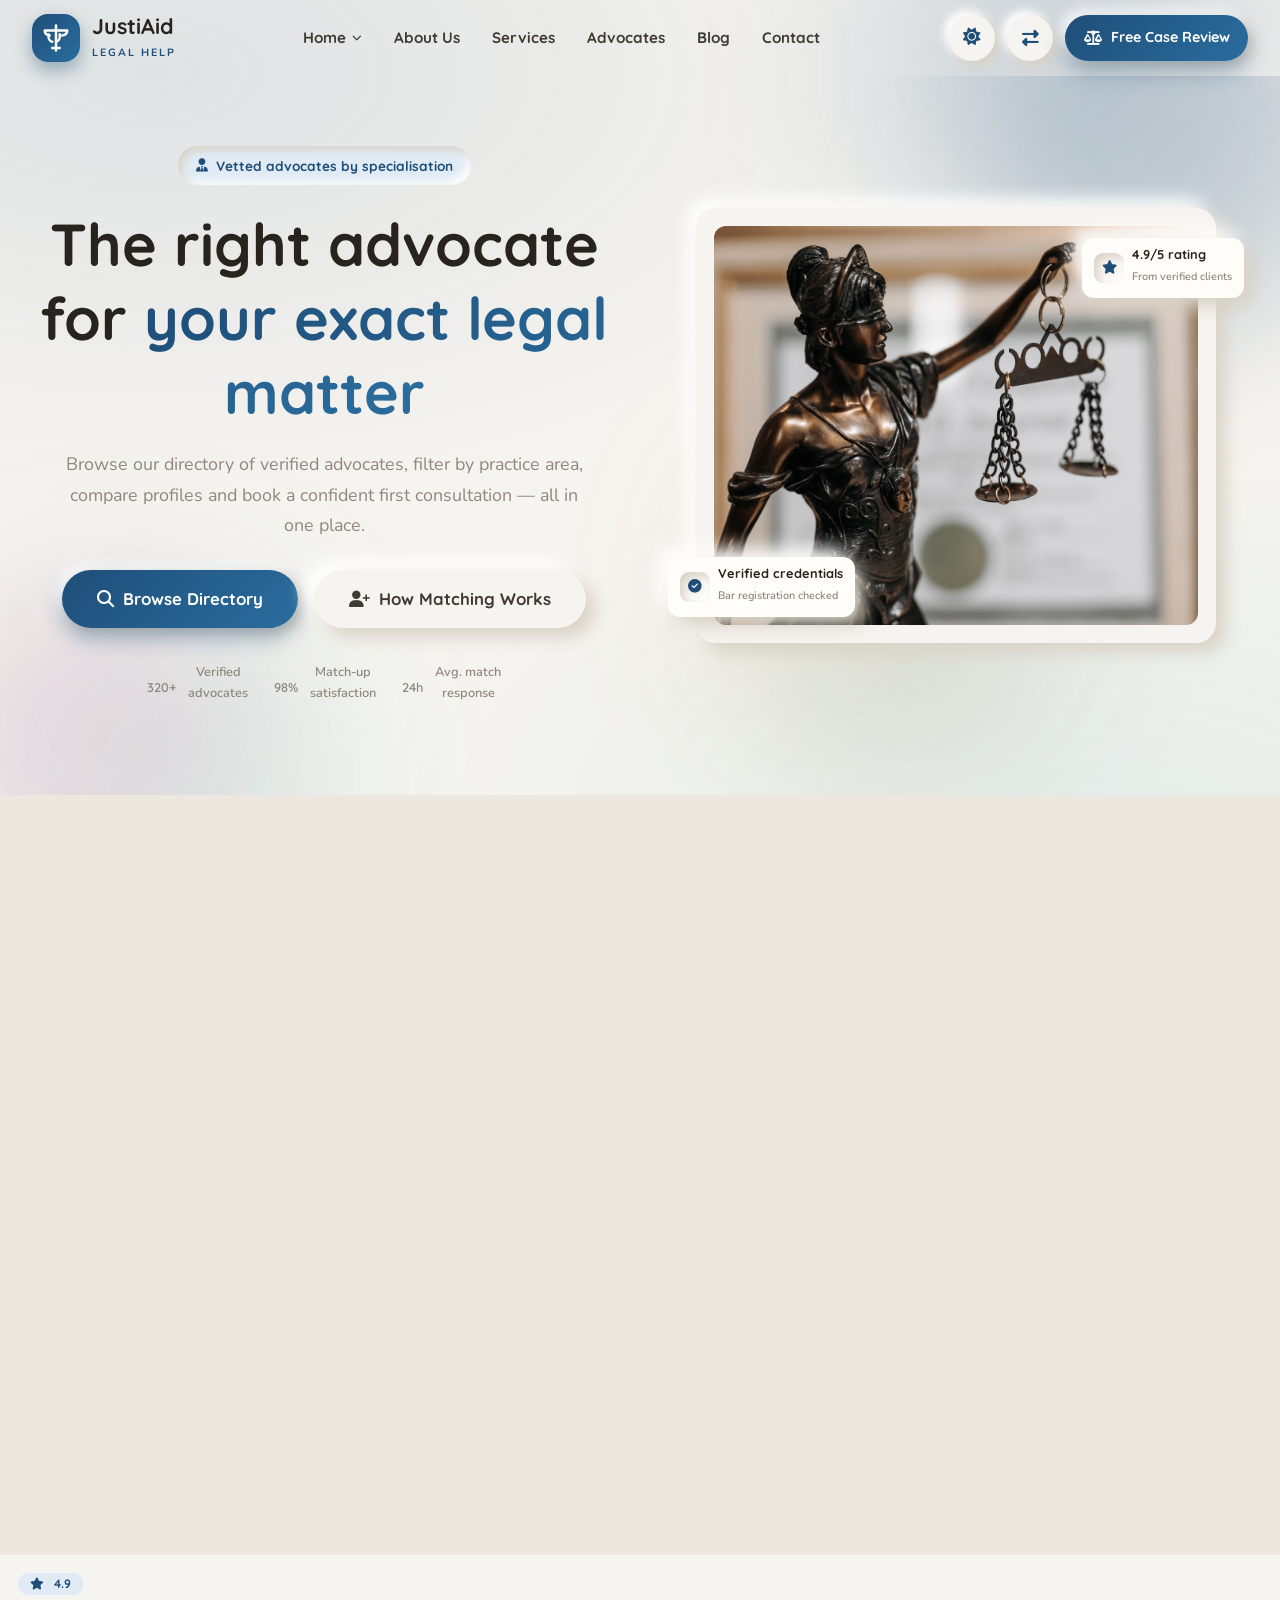
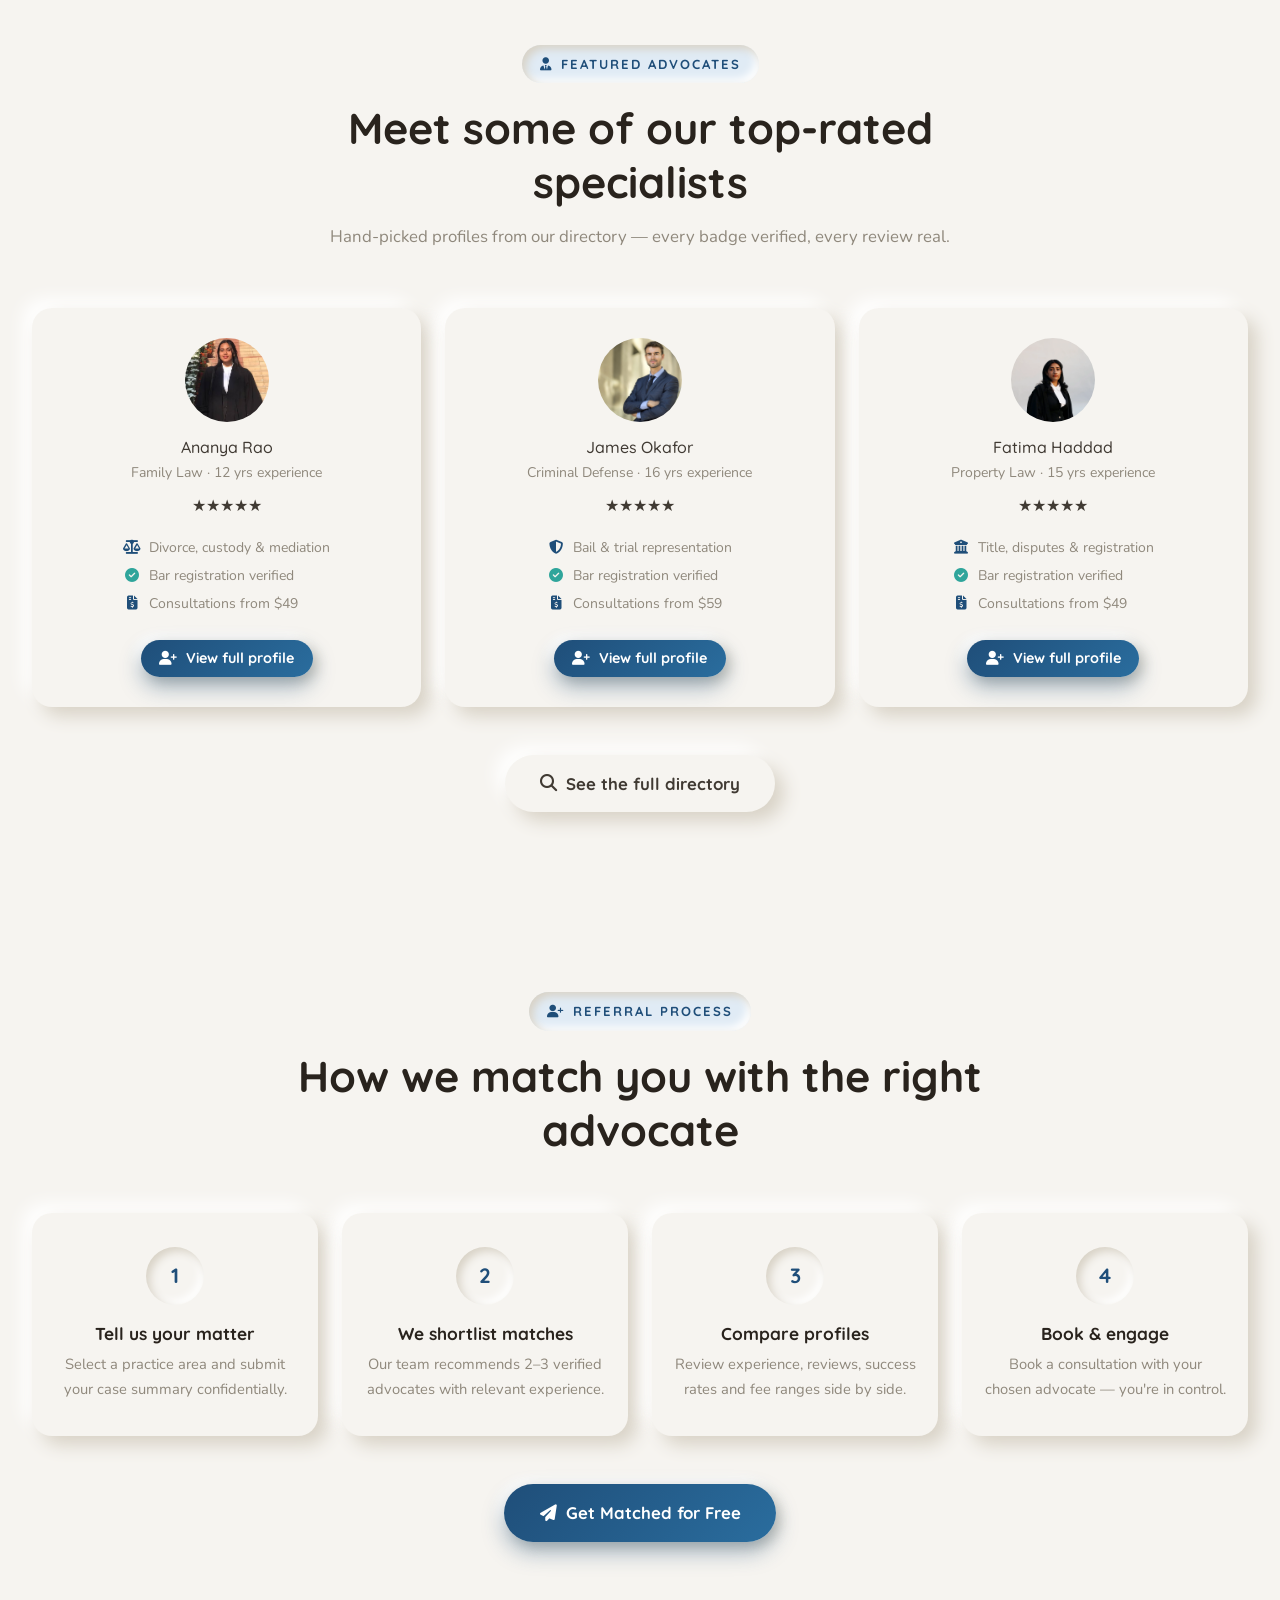
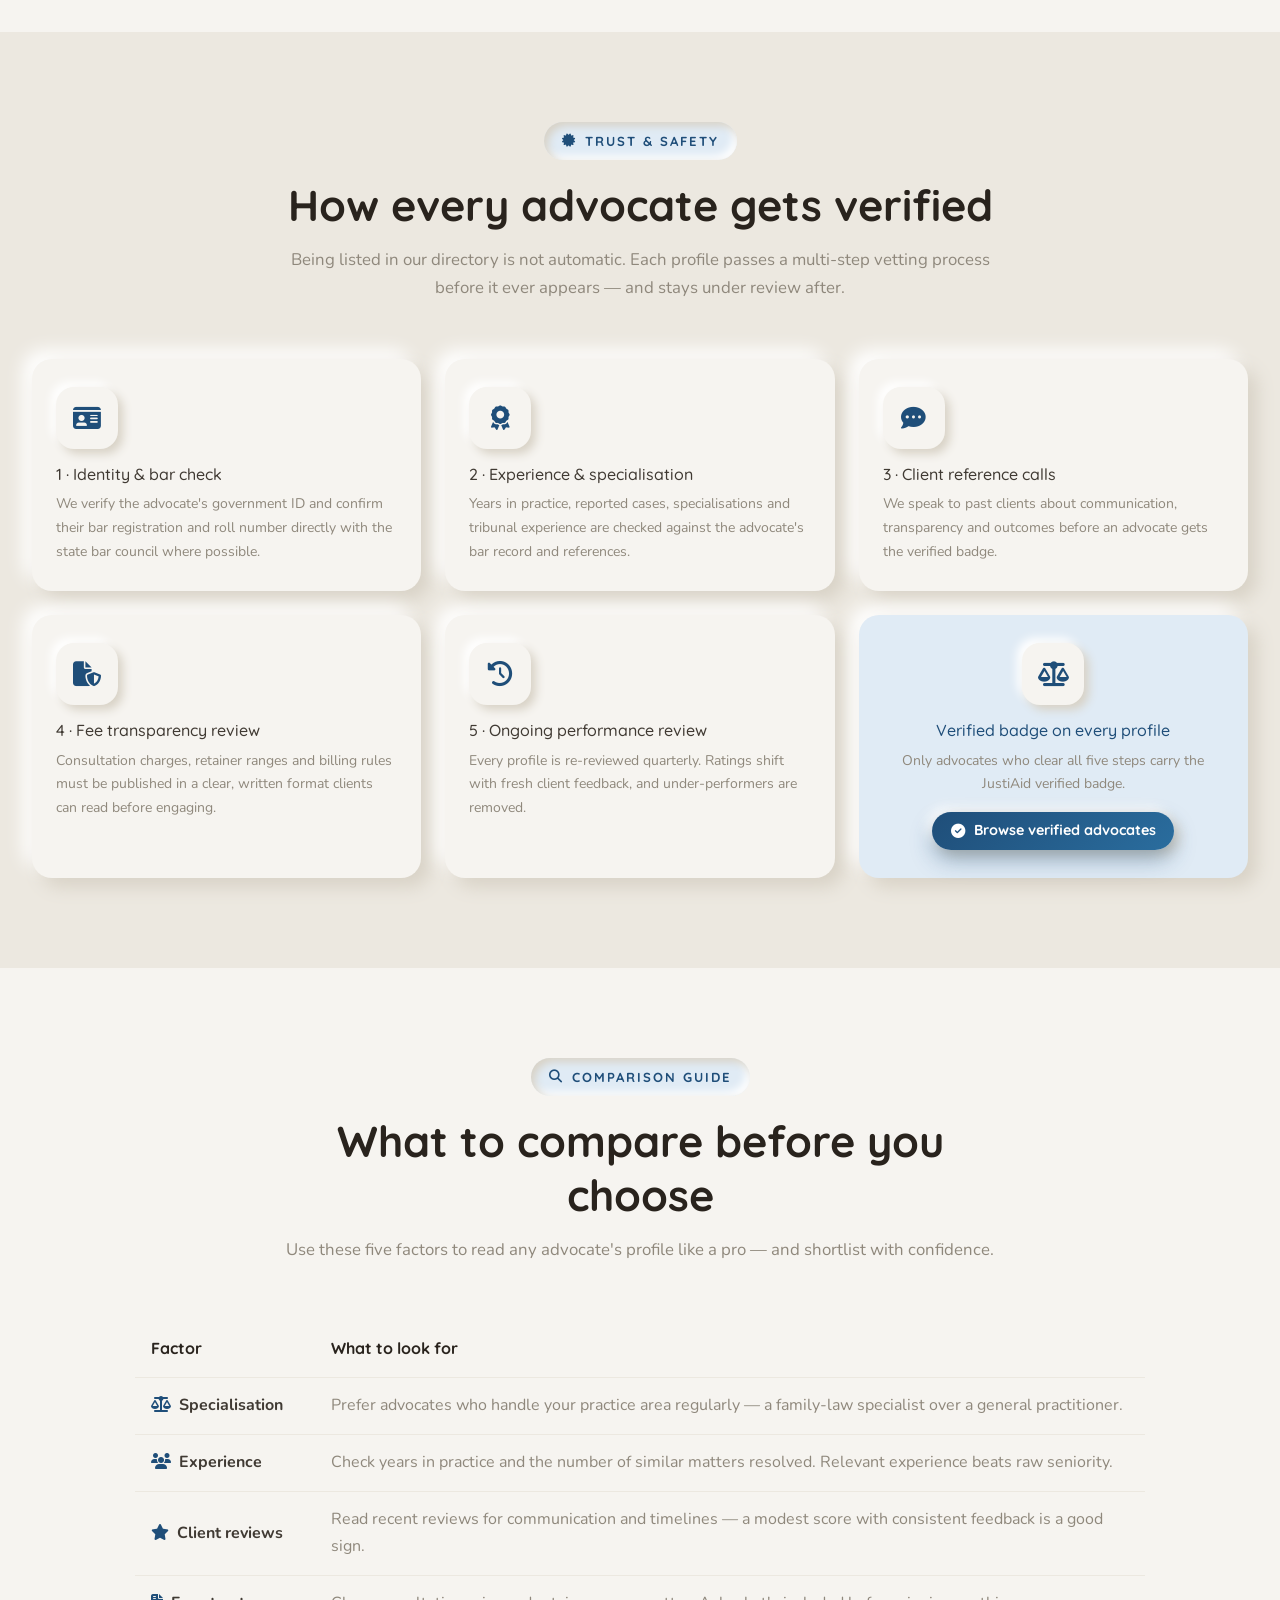
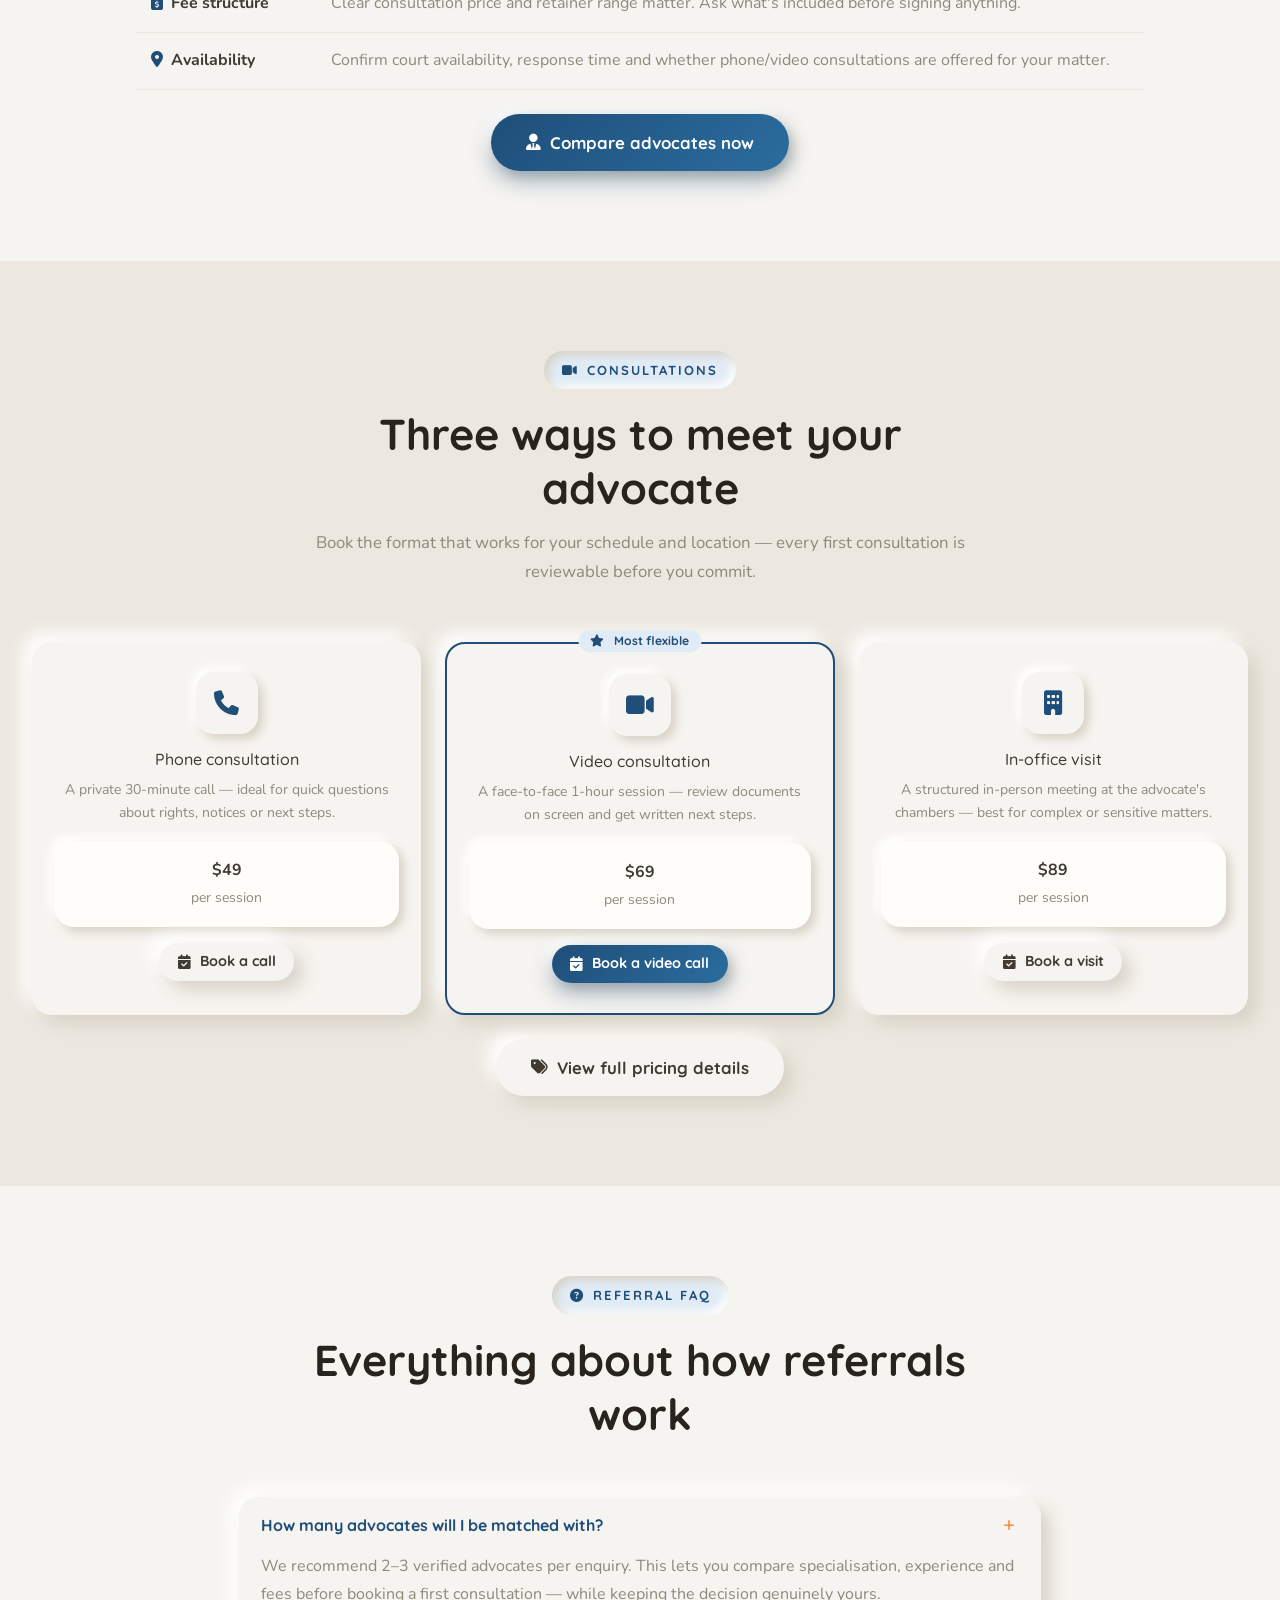
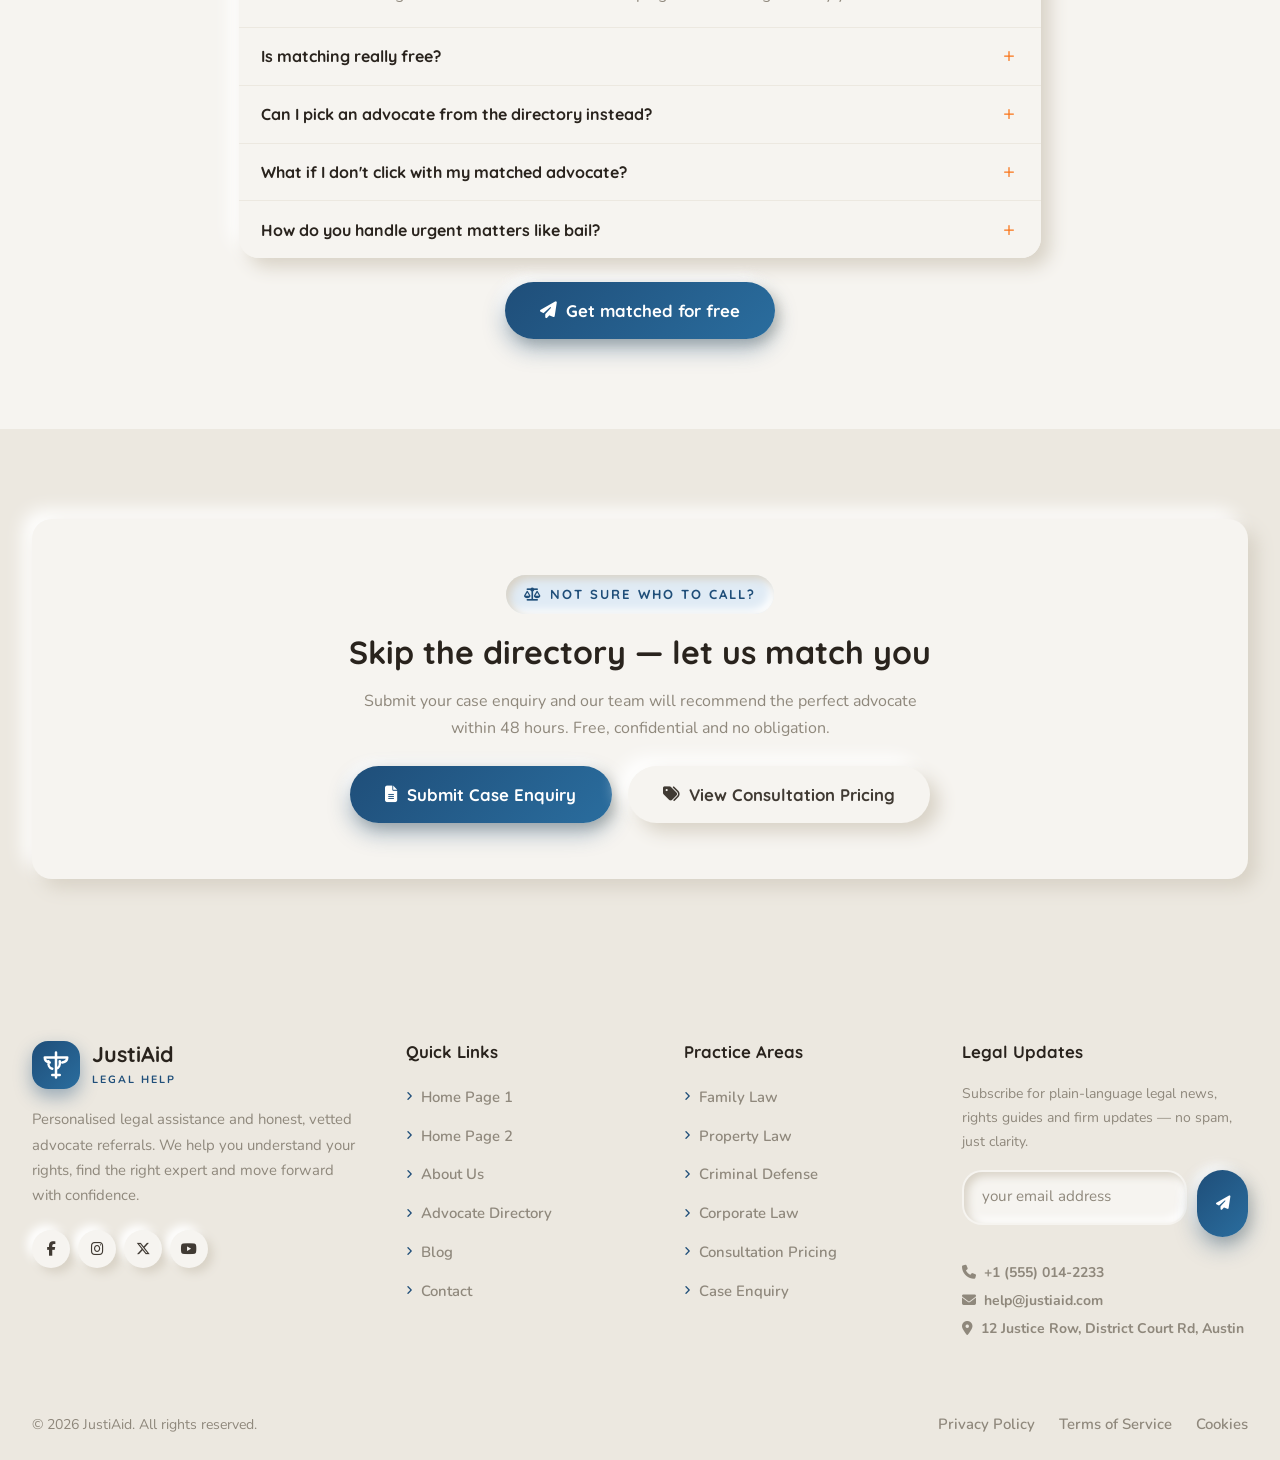
<file: home-2.html>
<!DOCTYPE html>
<html lang="en">

<head>
  <meta charset="UTF-8">
  <meta name="viewport" content="width=device-width, initial-scale=1.0">
  <title>JustiAid — Advocate Referral, Directory &amp; Consultation | Home Page 2</title>
  <meta name="description"
    content="Browse vetted advocates by specialisation, see verified profiles and book a consultation through JustiAid's advocate referral service.">
  <meta property="og:title" content="JustiAid — Advocate Directory & Referral">
  <meta property="og:description"
    content="Find a vetted advocate by practice area. Verified profiles, transparent fees and 48-hour matching.">
  <link rel="icon" type="image/svg+xml" href="assets/images/logo.svg">

  <script>
    (function () {
      var t = null;
      try { t = localStorage.getItem('theme'); } catch (e) { }
      if (!t) t = (window.matchMedia && window.matchMedia('(prefers-color-scheme: dark)').matches) ? 'dark' : 'light';
      document.documentElement.setAttribute('data-theme', t);
    })();
  </script>

  <link rel="preconnect" href="https://fonts.googleapis.com">
  <link rel="preconnect" href="https://fonts.gstatic.com" crossorigin>
  <link
    href="https://fonts.googleapis.com/css2?family=Nunito:wght@400;600;700;800&family=Quicksand:wght@500;600;700&display=swap"
    rel="stylesheet">
  <link href="https://cdn.jsdelivr.net/npm/bootstrap@5.3.3/dist/css/bootstrap.min.css" rel="stylesheet">
  <link href="https://cdnjs.cloudflare.com/ajax/libs/font-awesome/6.5.2/css/all.min.css" rel="stylesheet">
  <link href="css/style.css" rel="stylesheet">
</head>

<body data-page="home-2">
  <div class="aurora-bg" aria-hidden="true">
    <span class="wave w1"></span>
    <span class="wave w2"></span>
    <span class="wave w3"></span>
    <span class="wave w4"></span>
  </div>

  <div id="preloader" aria-hidden="true">
    <img class="preloader-paw" src="assets/images/logo.svg" alt="Loading">
  </div>

  <div id="navbar"></div>

  <main>
    <!-- ================= NICHE HERO ================= -->
    <section class="hero" aria-label="Advocate referral hero">
      <div class="paws-bg" aria-hidden="true">
        <span class="blob b1"></span>
        <span class="blob b2"></span>
      </div>
      <div class="container">
        <div class="hero-inner">
          <div class="hero-copy reveal">
            <span class="hero-eyebrow"><i class="fa-solid fa-user-tie"></i> Vetted advocates by specialisation</span>
            <h1>The right advocate for <span class="grad">your exact legal matter</span></h1>
            <p class="hero-lead">Browse our directory of verified advocates, filter by practice area, compare profiles and
              book a confident first consultation — all in one place.</p>
            <div class="hero-cta">
              <a class="btn btn-accent btn-lg" href="advocate-directory.html"><i class="fa-solid fa-magnifying-glass"></i>
                Browse Directory</a>
              <a class="btn btn-ghost btn-lg" href="#matched"><i class="fa-solid fa-user-plus"></i> How Matching Works</a>
            </div>
            <div class="hero-stats">
              <div class="hero-stat"><b><span data-count="320" data-suffix="+">0</span></b><span>Verified<br>advocates</span></div>
              <div class="hero-stat"><b><span data-count="98" data-suffix="%">0</span></b><span>Match-up<br>satisfaction</span></div>
              <div class="hero-stat"><b><span data-count="24" data-suffix="h">0</span></b><span>Avg. match<br>response</span></div>
            </div>
          </div>
          <div class="hero-visual reveal">
            <div class="neu">
              <img src="assets/images/pexels-pavel-danilyuk-8112199.jpg" alt="Lawyer with scales of justice at desk">
            </div>
            <div class="hero-float-wrap">
              <div class="hero-float f1">
                <span class="f-ico"><i class="fa-solid fa-circle-check"></i></span>
                <span><b>Verified credentials</b><small>Bar registration checked</small></span>
              </div>
              <div class="hero-float f2">
                <span class="f-ico"><i class="fa-solid fa-star"></i></span>
                <span><b>4.9/5 rating</b><small>From verified clients</small></span>
              </div>
            </div>
          </div>
        </div>
      </div>
    </section>

    <!-- ================= ADVOCATE SPECIALISATIONS (TABS) ================= -->
    <section class="section bg-soft" id="specialisations" aria-label="Advocates by specialisation">
      <div class="container">
        <div class="sec-head reveal">
          <span class="sec-eyebrow"><i class="fa-solid fa-address-card"></i> Specialisations</span>
          <h2>Find an advocate by practice area</h2>
          <p>Every profile is manually verified. Filter advocates by the field that matches your matter.</p>
        </div>

        <div class="row g-4">
          <div class="col-md-6 col-lg-3 reveal">
            <div class="card-neu service-card has-img h-100">
              <div class="card-thumb" style="height:150px">
                <img src="assets/images/service-family-law.jpg" alt="Family law advocates">
              </div>
              <div class="card-content">
                <span class="badge badge-soft mb-2" style="background:var(--accent-soft);color:var(--accent)"><i class="fa-solid fa-user-tie me-1"></i> 84+ Advocates</span>
                <h3 class="h6 mb-2">Family Law</h3>
                <p class="small text-muted mb-3">Divorce, child custody &amp; family mediation specialists.</p>
                <a class="card-link mt-auto" href="advocate-directory.html?area=family">View advocates <i class="fa-solid fa-arrow-right"></i></a>
              </div>
            </div>
          </div>
          <div class="col-md-6 col-lg-3 reveal reveal-delay-1">
            <div class="card-neu service-card has-img h-100">
              <div class="card-thumb" style="height:150px">
                <img src="assets/images/service-property-law.jpg" alt="Property law advocates">
              </div>
              <div class="card-content">
                <span class="badge badge-soft mb-2" style="background:var(--accent-soft);color:var(--accent)"><i class="fa-solid fa-user-tie me-1"></i> 62+ Advocates</span>
                <h3 class="h6 mb-2">Property Law</h3>
                <p class="small text-muted mb-3">Title searches, property deeds &amp; boundary dispute advocates.</p>
                <a class="card-link mt-auto" href="advocate-directory.html?area=property">View advocates <i class="fa-solid fa-arrow-right"></i></a>
              </div>
            </div>
          </div>
          <div class="col-md-6 col-lg-3 reveal reveal-delay-2">
            <div class="card-neu service-card has-img h-100">
              <div class="card-thumb" style="height:150px">
                <img src="assets/images/service-criminal-defense.jpg" alt="Criminal defense advocates">
              </div>
              <div class="card-content">
                <span class="badge badge-soft mb-2" style="background:var(--accent-soft);color:var(--accent)"><i class="fa-solid fa-user-tie me-1"></i> 95+ Advocates</span>
                <h3 class="h6 mb-2">Criminal Defense</h3>
                <p class="small text-muted mb-3">Bail applications, trial defense &amp; FIR quash counsel.</p>
                <a class="card-link mt-auto" href="advocate-directory.html?area=criminal">View advocates <i class="fa-solid fa-arrow-right"></i></a>
              </div>
            </div>
          </div>
          <div class="col-md-6 col-lg-3 reveal reveal-delay-3">
            <div class="card-neu service-card has-img h-100">
              <div class="card-thumb" style="height:150px">
                <img src="assets/images/service-corporate-law.jpg" alt="Corporate law advocates">
              </div>
              <div class="card-content">
                <span class="badge badge-soft mb-2" style="background:var(--accent-soft);color:var(--accent)"><i class="fa-solid fa-user-tie me-1"></i> 58+ Advocates</span>
                <h3 class="h6 mb-2">Corporate Law</h3>
                <p class="small text-muted mb-3">Commercial contracts, startup compliance &amp; IP filings.</p>
                <a class="card-link mt-auto" href="advocate-directory.html?area=corporate">View advocates <i class="fa-solid fa-arrow-right"></i></a>
              </div>
            </div>
          </div>
        </div>
      </div>
    </section>

    <!-- ================= FEATURED ADVOCATES ================= -->
    <section class="section" aria-label="Featured advocates">
      <div class="container">
        <div class="sec-head reveal">
          <span class="sec-eyebrow"><i class="fa-solid fa-user-tie"></i> Featured advocates</span>
          <h2>Meet some of our top-rated specialists</h2>
          <p>Hand-picked profiles from our directory — every badge verified, every review real.</p>
        </div>
        <div class="row g-4">
          <div class="col-md-6 col-lg-4 reveal">
            <div class="card-neu h-100 text-center" style="padding:30px 22px">
              <span class="badge badge-soft position-absolute" style="top:18px;inset-inline-start:18px"><i class="fa-solid fa-star me-1"></i>4.9</span>
              <img src="assets/images/women.jpeg" alt="Ananya Rao" style="display:block;margin:0 auto 16px;width:84px;height:84px;border-radius:50%;object-fit:cover;object-position:top">
              <h3 class="h6 mb-1">Ananya Rao</h3>
              <p class="small text-muted mb-2">Family Law · 12 yrs experience</p>
              <div class="stars mb-3">★★★★★</div>
              <ul class="list-unstyled small text-muted text-start d-inline-block mb-4">
                <li class="mb-1"><i class="fa-solid fa-scale-balanced fa-fw me-2" style="color:var(--accent)"></i>Divorce, custody &amp; mediation</li>
                <li class="mb-1"><i class="fa-solid fa-circle-check fa-fw me-2" style="color:var(--teal)"></i>Bar registration verified</li>
                <li class="mb-0"><i class="fa-solid fa-file-invoice-dollar fa-fw me-2" style="color:var(--accent)"></i>Consultations from $49</li>
              </ul>
              <div><a class="btn btn-accent btn-sm" href="advocate-directory.html?advocate=ananya-rao" data-advocate="ananya-rao"><i class="fa-solid fa-user-plus"></i> View full profile</a></div>
            </div>
          </div>
          <div class="col-md-6 col-lg-4 reveal reveal-delay-1">
            <div class="card-neu h-100 text-center" style="padding:30px 22px">
              <span class="badge badge-soft position-absolute" style="top:18px;inset-inline-start:18px"><i class="fa-solid fa-star me-1"></i>4.8</span>
              <img src="assets/images/men1.jpg" alt="James Okafor" style="display:block;margin:0 auto 16px;width:84px;height:84px;border-radius:50%;object-fit:cover;object-position:top">
              <h3 class="h6 mb-1">James Okafor</h3>
              <p class="small text-muted mb-2">Criminal Defense · 16 yrs experience</p>
              <div class="stars mb-3">★★★★★</div>
              <ul class="list-unstyled small text-muted text-start d-inline-block mb-4">
                <li class="mb-1"><i class="fa-solid fa-shield-halved fa-fw me-2" style="color:var(--accent)"></i>Bail &amp; trial representation</li>
                <li class="mb-1"><i class="fa-solid fa-circle-check fa-fw me-2" style="color:var(--teal)"></i>Bar registration verified</li>
                <li class="mb-0"><i class="fa-solid fa-file-invoice-dollar fa-fw me-2" style="color:var(--accent)"></i>Consultations from $59</li>
              </ul>
              <div><a class="btn btn-accent btn-sm" href="advocate-directory.html?advocate=james-okafor" data-advocate="james-okafor"><i class="fa-solid fa-user-plus"></i> View full profile</a></div>
            </div>
          </div>
          <div class="col-md-6 col-lg-4 reveal reveal-delay-2">
            <div class="card-neu h-100 text-center" style="padding:30px 22px">
              <span class="badge badge-soft position-absolute" style="top:18px;inset-inline-start:18px"><i class="fa-solid fa-star me-1"></i>4.9</span>
              <img src="assets/images/women2.webp" alt="Fatima Haddad" style="display:block;margin:0 auto 16px;width:84px;height:84px;border-radius:50%;object-fit:cover;object-position:0% 25%">
              <h3 class="h6 mb-1">Fatima Haddad</h3>
              <p class="small text-muted mb-2">Property Law · 15 yrs experience</p>
              <div class="stars mb-3">★★★★★</div>
              <ul class="list-unstyled small text-muted text-start d-inline-block mb-4">
                <li class="mb-1"><i class="fa-solid fa-building-columns fa-fw me-2" style="color:var(--accent)"></i>Title, disputes &amp; registration</li>
                <li class="mb-1"><i class="fa-solid fa-circle-check fa-fw me-2" style="color:var(--teal)"></i>Bar registration verified</li>
                <li class="mb-0"><i class="fa-solid fa-file-invoice-dollar fa-fw me-2" style="color:var(--accent)"></i>Consultations from $49</li>
              </ul>
              <div><a class="btn btn-accent btn-sm" href="advocate-directory.html?advocate=fatima-haddad" data-advocate="fatima-haddad"><i class="fa-solid fa-user-plus"></i> View full profile</a></div>
            </div>
          </div>
        </div>
        <div class="text-center mt-5">
          <a class="btn btn-ghost btn-lg" href="advocate-directory.html"><i class="fa-solid fa-magnifying-glass"></i> See the full directory</a>
        </div>
      </div>
    </section>

    <!-- ================= MATCHING PROCESS ================= -->
    <section class="section" id="matched" aria-label="How advocate matching works">
      <div class="container">
        <div class="sec-head reveal">
          <span class="sec-eyebrow"><i class="fa-solid fa-user-plus"></i> Referral process</span>
          <h2>How we match you with the right advocate</h2>
        </div>
        <div class="row g-4">
          <div class="col-md-6 col-lg-3 reveal">
            <div class="card-neu step-card">
              <span class="step-num">1</span>
              <h3>Tell us your matter</h3>
              <p>Select a practice area and submit your case summary confidentially.</p>
            </div>
          </div>
          <div class="col-md-6 col-lg-3 reveal reveal-delay-1">
            <div class="card-neu step-card">
              <span class="step-num">2</span>
              <h3>We shortlist matches</h3>
              <p>Our team recommends 2–3 verified advocates with relevant experience.</p>
            </div>
          </div>
          <div class="col-md-6 col-lg-3 reveal reveal-delay-2">
            <div class="card-neu step-card">
              <span class="step-num">3</span>
              <h3>Compare profiles</h3>
              <p>Review experience, reviews, success rates and fee ranges side by side.</p>
            </div>
          </div>
          <div class="col-md-6 col-lg-3 reveal reveal-delay-3">
            <div class="card-neu step-card">
              <span class="step-num">4</span>
              <h3>Book &amp; engage</h3>
              <p>Book a consultation with your chosen advocate — you're in control.</p>
            </div>
          </div>
        </div>
        <div class="d-flex justify-content-center mt-5">
          <a class="btn btn-accent btn-lg" href="contact.html#enquiry"><i class="fa-solid fa-paper-plane"></i> Get Matched for Free</a>
        </div>
      </div>
    </section>

    <!-- ================= VERIFICATION PROCESS ================= -->
    <section class="section bg-soft" aria-label="Advocate verification process">
      <div class="container">
        <div class="sec-head reveal">
          <span class="sec-eyebrow"><i class="fa-solid fa-certificate"></i> Trust &amp; safety</span>
          <h2>How every advocate gets verified</h2>
          <p>Being listed in our directory is not automatic. Each profile passes a multi-step vetting process before it
            ever appears — and stays under review after.</p>
        </div>
        <div class="row g-4">
          <div class="col-md-6 col-lg-4 reveal">
            <div class="card-neu h-100" style="padding:28px 24px">
              <span class="icon-box mb-3"><i class="fa-solid fa-id-card"></i></span>
              <h3 class="h6 mb-2">1 · Identity &amp; bar check</h3>
              <p class="small text-muted mb-0">We verify the advocate's government ID and confirm their bar registration
                and roll number directly with the state bar council where possible.</p>
            </div>
          </div>
          <div class="col-md-6 col-lg-4 reveal reveal-delay-1">
            <div class="card-neu h-100" style="padding:28px 24px">
              <span class="icon-box mb-3"><i class="fa-solid fa-award"></i></span>
              <h3 class="h6 mb-2">2 · Experience &amp; specialisation</h3>
              <p class="small text-muted mb-0">Years in practice, reported cases, specialisations and tribunal experience
                are checked against the advocate's bar record and references.</p>
            </div>
          </div>
          <div class="col-md-6 col-lg-4 reveal reveal-delay-2">
            <div class="card-neu h-100" style="padding:28px 24px">
              <span class="icon-box mb-3"><i class="fa-solid fa-comment-dots"></i></span>
              <h3 class="h6 mb-2">3 · Client reference calls</h3>
              <p class="small text-muted mb-0">We speak to past clients about communication, transparency and outcomes
                before an advocate gets the verified badge.</p>
            </div>
          </div>
          <div class="col-md-6 col-lg-4 reveal">
            <div class="card-neu h-100" style="padding:28px 24px">
              <span class="icon-box mb-3"><i class="fa-solid fa-file-shield"></i></span>
              <h3 class="h6 mb-2">4 · Fee transparency review</h3>
              <p class="small text-muted mb-0">Consultation charges, retainer ranges and billing rules must be published in
                a clear, written format clients can read before engaging.</p>
            </div>
          </div>
          <div class="col-md-6 col-lg-4 reveal reveal-delay-1">
            <div class="card-neu h-100" style="padding:28px 24px">
              <span class="icon-box mb-3"><i class="fa-solid fa-clock-rotate-left"></i></span>
              <h3 class="h6 mb-2">5 · Ongoing performance review</h3>
              <p class="small text-muted mb-0">Every profile is re-reviewed quarterly. Ratings shift with fresh client
                feedback, and under-performers are removed.</p>
            </div>
          </div>
          <div class="col-md-6 col-lg-4 reveal reveal-delay-2">
            <div class="card-neu h-100 text-center" style="padding:28px 24px;background:var(--accent-soft)">
              <span class="icon-box mx-auto mb-3"><i class="fa-solid fa-scale-balanced"></i></span>
              <h3 class="h6 mb-2" style="color:var(--accent)">Verified badge on every profile</h3>
              <p class="small text-muted mb-3">Only advocates who clear all five steps carry the JustiAid verified badge.</p>
              <a class="btn btn-accent btn-sm" href="advocate-directory.html"><i class="fa-solid fa-circle-check"></i> Browse verified advocates</a>
            </div>
          </div>
        </div>
      </div>
    </section>

    <!-- ================= CHOOSING GUIDE ================= -->
    <section class="section" aria-label="How to choose the right advocate">
      <div class="container">
        <div class="sec-head reveal">
          <span class="sec-eyebrow"><i class="fa-solid fa-magnifying-glass"></i> Comparison guide</span>
          <h2>What to compare before you choose</h2>
          <p>Use these five factors to read any advocate's profile like a pro — and shortlist with confidence.</p>
        </div>
        <div class="row justify-content-center">
          <div class="col-lg-10 reveal">
            <div class="table-responsive">
              <table class="table table-gh align-middle mb-0">
                <thead>
                  <tr>
                    <th style="min-width:180px">Factor</th>
                    <th>What to look for</th>
                  </tr>
                </thead>
                <tbody>
                  <tr>
                    <td class="fw-bold"><i class="fa-solid fa-scale-balanced me-2" style="color:var(--accent)"></i>Specialisation</td>
                    <td class="text-muted">Prefer advocates who handle your practice area regularly — a family-law specialist over a general practitioner.</td>
                  </tr>
                  <tr>
                    <td class="fw-bold"><i class="fa-solid fa-users me-2" style="color:var(--accent)"></i>Experience</td>
                    <td class="text-muted">Check years in practice and the number of similar matters resolved. Relevant experience beats raw seniority.</td>
                  </tr>
                  <tr>
                    <td class="fw-bold"><i class="fa-solid fa-star me-2" style="color:var(--accent)"></i>Client reviews</td>
                    <td class="text-muted">Read recent reviews for communication and timelines — a modest score with consistent feedback is a good sign.</td>
                  </tr>
                  <tr>
                    <td class="fw-bold"><i class="fa-solid fa-file-invoice-dollar me-2" style="color:var(--accent)"></i>Fee structure</td>
                    <td class="text-muted">Clear consultation price and retainer range matter. Ask what's included before signing anything.</td>
                  </tr>
                  <tr>
                    <td class="fw-bold"><i class="fa-solid fa-location-dot me-2" style="color:var(--accent)"></i>Availability</td>
                    <td class="text-muted">Confirm court availability, response time and whether phone/video consultations are offered for your matter.</td>
                  </tr>
                </tbody>
              </table>
            </div>
          </div>
        </div>
        <div class="text-center mt-4">
          <a class="btn btn-accent btn-lg" href="advocate-directory.html"><i class="fa-solid fa-user-tie"></i> Compare advocates now</a>
        </div>
      </div>
    </section>

    <!-- ================= CONSULTATION OPTIONS ================= -->
    <section class="section bg-soft" aria-label="Consultation options">
      <div class="container">
        <div class="sec-head reveal">
          <span class="sec-eyebrow"><i class="fa-solid fa-video"></i> Consultations</span>
          <h2>Three ways to meet your advocate</h2>
          <p>Book the format that works for your schedule and location — every first consultation is reviewable before you commit.</p>
        </div>
        <div class="row g-4">
          <div class="col-md-6 col-lg-4 reveal">
            <div class="card-neu h-100 text-center" style="padding:30px 22px">
              <span class="icon-box mx-auto mb-3"><i class="fa-solid fa-phone"></i></span>
              <h3 class="h6 mb-2">Phone consultation</h3>
              <p class="small text-muted mb-3">A private 30-minute call — ideal for quick questions about rights, notices or next steps.</p>
              <div class="neu-flat p-3 mb-3"><b class="d-block">$49</b><span class="small text-muted">per session</span></div>
              <a class="btn btn-ghost btn-sm" href="contact.html#enquiry"><i class="fa-solid fa-calendar-check"></i> Book a call</a>
            </div>
          </div>
          <div class="col-md-6 col-lg-4 reveal reveal-delay-1">
            <div class="card-neu h-100 text-center position-relative" style="padding:30px 22px;border:2px solid var(--accent)">
              <span class="badge badge-soft position-absolute" style="top:-14px;left:50%;transform:translateX(-50%);z-index:2"><i class="fa-solid fa-star me-1"></i> Most flexible</span>
              <span class="icon-box mx-auto mb-3"><i class="fa-solid fa-video"></i></span>
              <h3 class="h6 mb-2">Video consultation</h3>
              <p class="small text-muted mb-3">A face-to-face 1-hour session — review documents on screen and get written next steps.</p>
              <div class="neu-flat p-3 mb-3"><b class="d-block">$69</b><span class="small text-muted">per session</span></div>
              <a class="btn btn-accent btn-sm" href="contact.html#enquiry"><i class="fa-solid fa-calendar-check"></i> Book a video call</a>
            </div>
          </div>
          <div class="col-md-6 col-lg-4 reveal reveal-delay-2">
            <div class="card-neu h-100 text-center" style="padding:30px 22px">
              <span class="icon-box mx-auto mb-3"><i class="fa-solid fa-building"></i></span>
              <h3 class="h6 mb-2">In-office visit</h3>
              <p class="small text-muted mb-3">A structured in-person meeting at the advocate's chambers — best for complex or sensitive matters.</p>
              <div class="neu-flat p-3 mb-3"><b class="d-block">$89</b><span class="small text-muted">per session</span></div>
              <a class="btn btn-ghost btn-sm" href="contact.html#enquiry"><i class="fa-solid fa-calendar-check"></i> Book a visit</a>
            </div>
          </div>
        </div>
        <div class="text-center mt-4">
          <a class="btn btn-ghost btn-lg" href="pricing.html"><i class="fa-solid fa-tags"></i> View full pricing details</a>
        </div>
      </div>
    </section>

    <!-- ================= REFERRAL FAQ ================= -->
    <section class="section" aria-label="Referral service FAQ">
      <div class="container">
        <div class="sec-head reveal">
          <span class="sec-eyebrow"><i class="fa-solid fa-circle-question"></i> Referral FAQ</span>
          <h2>Everything about how referrals work</h2>
        </div>
        <div class="row justify-content-center">
          <div class="col-lg-8 reveal">
            <div class="accordion accordion-gh" id="referralFaq">
              <div class="accordion-item">
                <h3 class="accordion-header">
                  <button class="accordion-button" type="button" data-bs-toggle="collapse" data-bs-target="#rfq1" aria-expanded="true">
                    How many advocates will I be matched with?
                  </button>
                </h3>
                <div id="rfq1" class="accordion-collapse collapse show" data-bs-parent="#referralFaq">
                  <div class="accordion-body">We recommend 2–3 verified advocates per enquiry. This lets you compare specialisation,
                    experience and fees before booking a first consultation — while keeping the decision genuinely yours.</div>
                </div>
              </div>
              <div class="accordion-item">
                <h3 class="accordion-header">
                  <button class="accordion-button collapsed" type="button" data-bs-toggle="collapse" data-bs-target="#rfq2">
                    Is matching really free?
                  </button>
                </h3>
                <div id="rfq2" class="accordion-collapse collapse" data-bs-parent="#referralFaq">
                  <div class="accordion-body">Yes — the referral matching is free. You only pay the advocate directly for a
                    consultation or engagement that you choose to book. There is never a fee to receive your shortlist.</div>
                </div>
              </div>
              <div class="accordion-item">
                <h3 class="accordion-header">
                  <button class="accordion-button collapsed" type="button" data-bs-toggle="collapse" data-bs-target="#rfq3">
                    Can I pick an advocate from the directory instead?
                  </button>
                </h3>
                <div id="rfq3" class="accordion-collapse collapse" data-bs-parent="#referralFaq">
                  <div class="accordion-body">Of course. You can browse the full directory, filter by practice area and choose any
                    verified advocate yourself — then book directly through us. Matching is an alternative, not the only path.</div>
                </div>
              </div>
              <div class="accordion-item">
                <h3 class="accordion-header">
                  <button class="accordion-button collapsed" type="button" data-bs-toggle="collapse" data-bs-target="#rfq4">
                    What if I don't click with my matched advocate?
                  </button>
                </h3>
                <div id="rfq4" class="accordion-collapse collapse" data-bs-parent="#referralFaq">
                  <div class="accordion-body">No problem. Tell us why it wasn't a fit and we'll re-match you with alternatives as
                    many times as you need. There's no obligation to proceed after any consultation.</div>
                </div>
              </div>
              <div class="accordion-item">
                <h3 class="accordion-header">
                  <button class="accordion-button collapsed" type="button" data-bs-toggle="collapse" data-bs-target="#rfq5">
                    How do you handle urgent matters like bail?
                  </button>
                </h3>
                <div id="rfq5" class="accordion-collapse collapse" data-bs-parent="#referralFaq">
                  <div class="accordion-body">Urgent cases are flagged in the enquiry form and routed directly to a criminal-law
                    specialist, bypassing the standard queue. We prioritise response time without skipping any verification step.</div>
                </div>
              </div>
            </div>
          </div>
        </div>
        <div class="text-center mt-4">
          <a class="btn btn-accent btn-lg" href="contact.html#enquiry"><i class="fa-solid fa-paper-plane"></i> Get matched for free</a>
        </div>
      </div>
    </section>

    <!-- ================= CTA ================= -->
    <section class="section bg-soft" aria-label="Call to action">
      <div class="container">
        <div class="card-neu neu-lg text-center" style="padding:56px 24px">
          <span class="sec-eyebrow"><i class="fa-solid fa-scale-balanced"></i> Not sure who to call?</span>
          <h2 class="mb-3">Skip the directory — let us match you</h2>
          <p class="text-muted mb-4" style="max-width:560px;margin-inline:auto">Submit your case enquiry and our team
            will recommend the perfect advocate within 48 hours. Free, confidential and no obligation.</p>
          <div class="d-flex flex-wrap gap-3 justify-content-center">
            <a class="btn btn-accent btn-lg" href="contact.html#enquiry"><i class="fa-solid fa-file-lines"></i> Submit Case Enquiry</a>
            <a class="btn btn-ghost btn-lg" href="pricing.html"><i class="fa-solid fa-tags"></i> View Consultation Pricing</a>
          </div>
        </div>
      </div>
    </section>
  </main>

  <div id="footer"></div>

  <button class="back-top" id="backTop" type="button" aria-label="Back to top"><i
      class="fa-solid fa-arrow-up"></i></button>

  <script src="https://cdn.jsdelivr.net/npm/bootstrap@5.3.3/dist/js/bootstrap.bundle.min.js"></script>
  <script src="js/navbar.js"></script>
  <script src="js/footer.js"></script>
  <script src="js/main.js"></script>
</body>

</html>
</file>
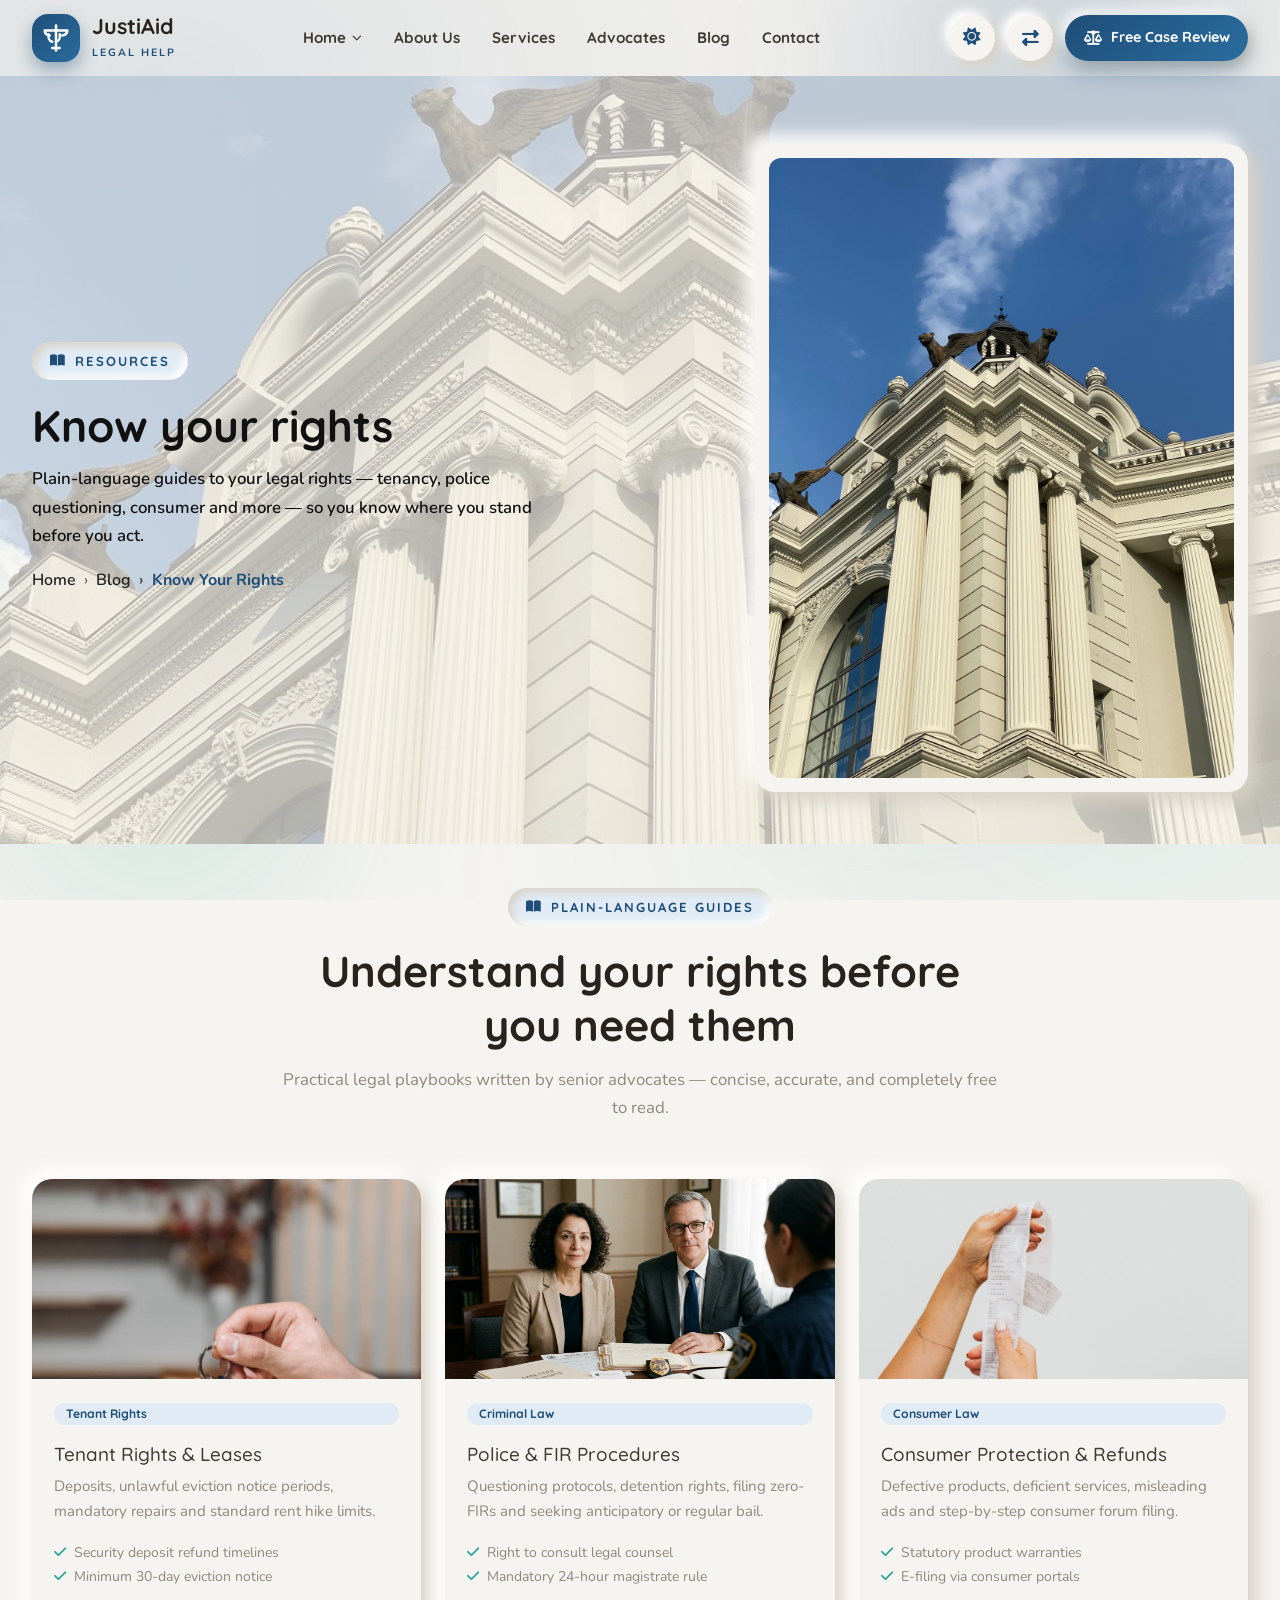
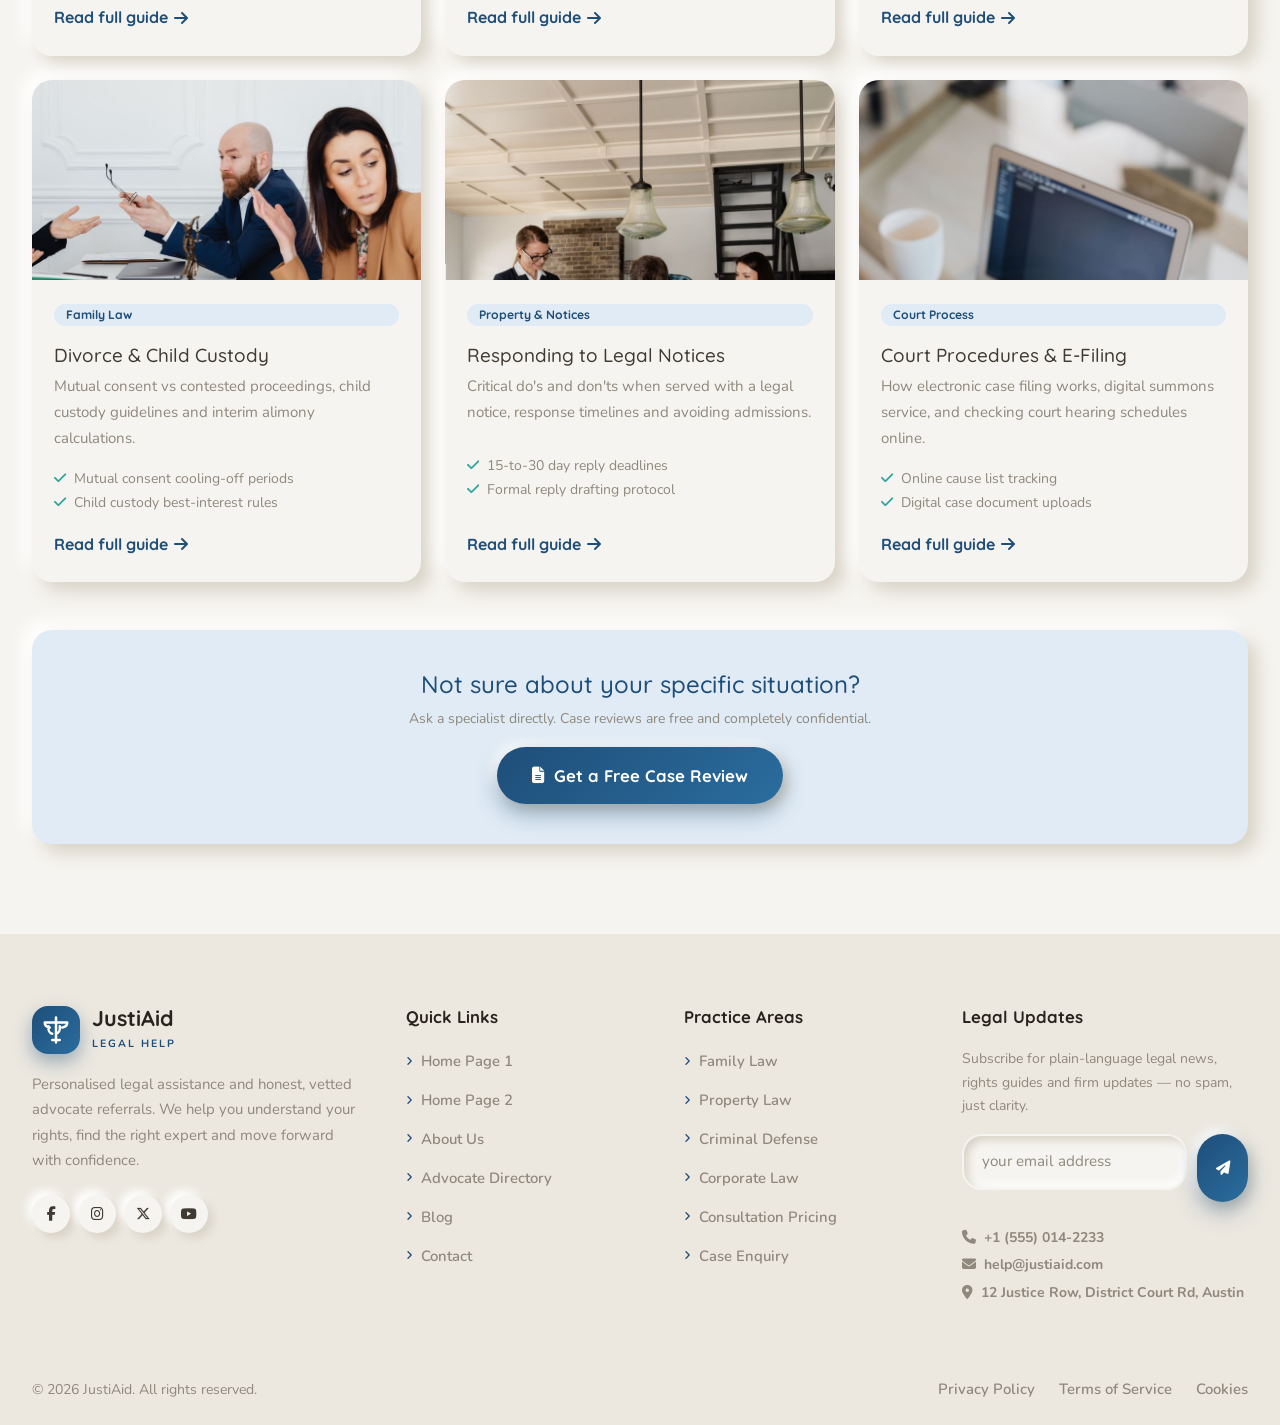
<file: know-your-rights.html>
<!DOCTYPE html>
<html lang="en">
<head>
  <meta charset="UTF-8">
  <meta name="viewport" content="width=device-width, initial-scale=1.0">
  <title>Know Your Rights — Legal Resources | JustiAid</title>
  <meta name="description" content="Plain-language guides to your legal rights — tenancy, police questioning, consumer and more.">
  <link rel="icon" type="image/svg+xml" href="assets/images/logo.svg">

  <script>
    (function () {
      var t = null;
      try { t = localStorage.getItem('theme'); } catch (e) {}
      if (!t) t = (window.matchMedia && window.matchMedia('(prefers-color-scheme: dark)').matches) ? 'dark' : 'light';
      document.documentElement.setAttribute('data-theme', t);
    })();
  </script>

  <link rel="preconnect" href="https://fonts.googleapis.com">
  <link rel="preconnect" href="https://fonts.gstatic.com" crossorigin>
  <link href="https://fonts.googleapis.com/css2?family=Nunito:wght@400;600;700;800&family=Quicksand:wght@500;600;700&display=swap" rel="stylesheet">
  <link href="https://cdn.jsdelivr.net/npm/bootstrap@5.3.3/dist/css/bootstrap.min.css" rel="stylesheet">
  <link href="https://cdnjs.cloudflare.com/ajax/libs/font-awesome/6.5.2/css/all.min.css" rel="stylesheet">
  <link href="css/style.css" rel="stylesheet">
</head>
<body data-page="rights">
  <div class="aurora-bg" aria-hidden="true">
    <span class="wave w1"></span>
    <span class="wave w2"></span>
    <span class="wave w3"></span>
    <span class="wave w4"></span>
  </div>

  <div id="preloader" aria-hidden="true">
    <img class="preloader-paw" src="assets/images/logo.svg" alt="Loading">
  </div>

  <div id="navbar"></div>

  <main>
    <section class="page-header" aria-label="Know your rights" style="background:linear-gradient(rgba(var(--bg-rgb),.7),rgba(var(--bg-rgb),.7)),url('assets/images/about-courthouse.jpg') center/cover no-repeat">
      <div class="container">
        <div class="row align-items-center g-4">
          <div class="col-lg-7 text-lg-start">
            <span class="sec-eyebrow reveal"><i class="fa-solid fa-book-open"></i> Resources</span>
            <h1 class="reveal">Know your rights</h1>
            <p class="text-muted reveal reveal-delay-1" style="max-width:520px">Plain-language guides to your legal
              rights — tenancy, police questioning, consumer and more — so you know where you stand before you act.</p>
            <nav aria-label="breadcrumb">
              <ol class="breadcrumb reveal justify-content-center justify-content-lg-start">
                <li class="breadcrumb-item"><a href="index.html">Home</a></li>
                <li class="breadcrumb-item"><a href="blog.html">Blog</a></li>
                <li class="breadcrumb-item active" aria-current="page">Know Your Rights</li>
              </ol>
            </nav>
          </div>
          <div class="col-lg-5 d-none d-lg-block reveal">
            <div class="neu" style="padding:14px">
              <img src="assets/images/about-courthouse.jpg" alt="Courthouse illustration with gavel and legal documents"
                style="width:100%;border-radius:calc(var(--r-md) - 8px)">
            </div>
          </div>
        </div>
      </div>
    </section>

    <section class="section pt-2">
      <div class="container">
        <div class="sec-head reveal">
          <span class="sec-eyebrow"><i class="fa-solid fa-book-open"></i> Plain-language guides</span>
          <h2>Understand your rights before you need them</h2>
          <p>Practical legal playbooks written by senior advocates — concise, accurate, and completely free to read.</p>
        </div>
        <div class="row g-4">
          <div class="col-md-6 col-lg-4 reveal">
            <div class="card-neu service-card has-img h-100">
              <div class="card-thumb">
                <img src="assets/images/blog-tenant.jpg" alt="Tenant rights and rental agreements">
              </div>
              <div class="card-content">
                <span class="badge badge-soft" style="background:var(--accent-soft);color:var(--accent)">Tenant Rights</span>
                <h3 class="h5 mb-2">Tenant Rights &amp; Leases</h3>
                <p class="small text-muted mb-3">Deposits, unlawful eviction notice periods, mandatory repairs and standard rent hike limits.</p>
                <ul class="list-unstyled small text-muted mb-3 mt-auto">
                  <li><i class="fa-solid fa-check me-2" style="color:var(--teal)"></i>Security deposit refund timelines</li>
                  <li><i class="fa-solid fa-check me-2" style="color:var(--teal)"></i>Minimum 30-day eviction notice</li>
                </ul>
                <a class="card-link mt-auto" href="blog-details.html?post=tenant-rights">Read full guide <i class="fa-solid fa-arrow-right"></i></a>
              </div>
            </div>
          </div>
          <div class="col-md-6 col-lg-4 reveal reveal-delay-1">
            <div class="card-neu service-card has-img h-100">
              <div class="card-thumb">
                <img src="assets/images/blog-police.jpg" alt="Police questioning and FIR legal procedures">
              </div>
              <div class="card-content">
                <span class="badge badge-soft" style="background:var(--accent-soft);color:var(--accent)">Criminal Law</span>
                <h3 class="h5 mb-2">Police &amp; FIR Procedures</h3>
                <p class="small text-muted mb-3">Questioning protocols, detention rights, filing zero-FIRs and seeking anticipatory or regular bail.</p>
                <ul class="list-unstyled small text-muted mb-3 mt-auto">
                  <li><i class="fa-solid fa-check me-2" style="color:var(--teal)"></i>Right to consult legal counsel</li>
                  <li><i class="fa-solid fa-check me-2" style="color:var(--teal)"></i>Mandatory 24-hour magistrate rule</li>
                </ul>
                <a class="card-link mt-auto" href="blog-details.html?post=police-rights">Read full guide <i class="fa-solid fa-arrow-right"></i></a>
              </div>
            </div>
          </div>
          <div class="col-md-6 col-lg-4 reveal reveal-delay-2">
            <div class="card-neu service-card has-img h-100">
              <div class="card-thumb">
                <img src="assets/images/blog-consumer.jpg" alt="Consumer protection and warranty claims">
              </div>
              <div class="card-content">
                <span class="badge badge-soft" style="background:var(--accent-soft);color:var(--accent)">Consumer Law</span>
                <h3 class="h5 mb-2">Consumer Protection &amp; Refunds</h3>
                <p class="small text-muted mb-3">Defective products, deficient services, misleading ads and step-by-step consumer forum filing.</p>
                <ul class="list-unstyled small text-muted mb-3 mt-auto">
                  <li><i class="fa-solid fa-check me-2" style="color:var(--teal)"></i>Statutory product warranties</li>
                  <li><i class="fa-solid fa-check me-2" style="color:var(--teal)"></i>E-filing via consumer portals</li>
                </ul>
                <a class="card-link mt-auto" href="blog-details.html?post=consumer-rights">Read full guide <i class="fa-solid fa-arrow-right"></i></a>
              </div>
            </div>
          </div>
          <div class="col-md-6 col-lg-4 reveal">
            <div class="card-neu service-card has-img h-100">
              <div class="card-thumb">
                <img src="assets/images/blog-divorce.jpg" alt="Family law and mutual consent divorce">
              </div>
              <div class="card-content">
                <span class="badge badge-soft" style="background:var(--accent-soft);color:var(--accent)">Family Law</span>
                <h3 class="h5 mb-2">Divorce &amp; Child Custody</h3>
                <p class="small text-muted mb-3">Mutual consent vs contested proceedings, child custody guidelines and interim alimony calculations.</p>
                <ul class="list-unstyled small text-muted mb-3 mt-auto">
                  <li><i class="fa-solid fa-check me-2" style="color:var(--teal)"></i>Mutual consent cooling-off periods</li>
                  <li><i class="fa-solid fa-check me-2" style="color:var(--teal)"></i>Child custody best-interest rules</li>
                </ul>
                <a class="card-link mt-auto" href="blog-details.html?post=divorce-guide">Read full guide <i class="fa-solid fa-arrow-right"></i></a>
              </div>
            </div>
          </div>
          <div class="col-md-6 col-lg-4 reveal reveal-delay-1">
            <div class="card-neu service-card has-img h-100">
              <div class="card-thumb">
                <img src="assets/images/blog-title.jpg" alt="Property title documents and legal notices">
              </div>
              <div class="card-content">
                <span class="badge badge-soft" style="background:var(--accent-soft);color:var(--accent)">Property &amp; Notices</span>
                <h3 class="h5 mb-2">Responding to Legal Notices</h3>
                <p class="small text-muted mb-3">Critical do's and don'ts when served with a legal notice, response timelines and avoiding admissions.</p>
                <ul class="list-unstyled small text-muted mb-3 mt-auto">
                  <li><i class="fa-solid fa-check me-2" style="color:var(--teal)"></i>15-to-30 day reply deadlines</li>
                  <li><i class="fa-solid fa-check me-2" style="color:var(--teal)"></i>Formal reply drafting protocol</li>
                </ul>
                <a class="card-link mt-auto" href="blog-details.html?post=legal-notices">Read full guide <i class="fa-solid fa-arrow-right"></i></a>
              </div>
            </div>
          </div>
          <div class="col-md-6 col-lg-4 reveal reveal-delay-2">
            <div class="card-neu service-card has-img h-100">
              <div class="card-thumb">
                <img src="assets/images/blog-efiling.jpg" alt="Court procedures and e-filing system">
              </div>
              <div class="card-content">
                <span class="badge badge-soft" style="background:var(--accent-soft);color:var(--accent)">Court Process</span>
                <h3 class="h5 mb-2">Court Procedures &amp; E-Filing</h3>
                <p class="small text-muted mb-3">How electronic case filing works, digital summons service, and checking court hearing schedules online.</p>
                <ul class="list-unstyled small text-muted mb-3 mt-auto">
                  <li><i class="fa-solid fa-check me-2" style="color:var(--teal)"></i>Online cause list tracking</li>
                  <li><i class="fa-solid fa-check me-2" style="color:var(--teal)"></i>Digital case document uploads</li>
                </ul>
                <a class="card-link mt-auto" href="blog-details.html?post=e-filing">Read full guide <i class="fa-solid fa-arrow-right"></i></a>
              </div>
            </div>
          </div>
        </div>

        <div class="card-neu text-center mt-5 reveal" style="padding:40px 24px;background:var(--accent-soft)">
          <h3 class="h4 mb-2" style="color:var(--accent)">Not sure about your specific situation?</h3>
          <p class="text-muted small mb-3" style="max-width:520px;margin-inline:auto">Ask a specialist directly. Case reviews are free and completely confidential.</p>
          <a class="btn btn-accent btn-lg" href="contact.html#enquiry"><i class="fa-solid fa-file-lines"></i> Get a Free Case Review</a>
        </div>
      </div>
    </section>
  </main>

  <div id="footer"></div>

  <button class="back-top" id="backTop" type="button" aria-label="Back to top"><i class="fa-solid fa-arrow-up"></i></button>

  <script src="https://cdn.jsdelivr.net/npm/bootstrap@5.3.3/dist/js/bootstrap.bundle.min.js"></script>
  <script src="js/navbar.js"></script>
  <script src="js/footer.js"></script>
  <script src="js/main.js"></script>
</body>

</html>
</file>
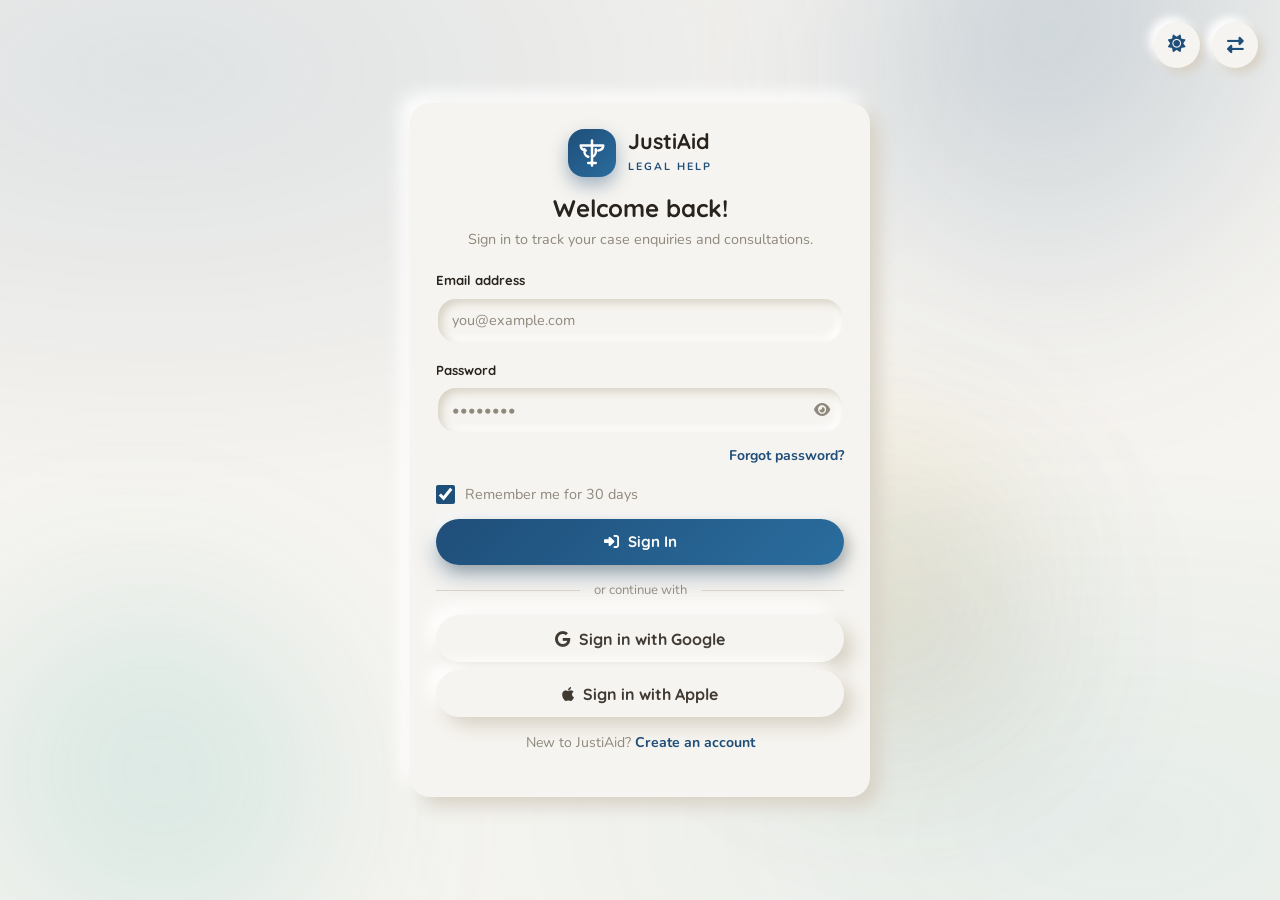
<file: login.html>
<!DOCTYPE html>
<html lang="en">
<head>
  <meta charset="UTF-8">
  <meta name="viewport" content="width=device-width, initial-scale=1.0">
  <title>Login | JustiAid</title>
  <meta name="description" content="Sign in to your JustiAid client account to track case enquiries and consultations.">
  <link rel="icon" type="image/svg+xml" href="assets/images/logo.svg">

  <script>
    (function () {
      var t = null;
      try { t = localStorage.getItem('theme'); } catch (e) {}
      if (!t) t = (window.matchMedia && window.matchMedia('(prefers-color-scheme: dark)').matches) ? 'dark' : 'light';
      document.documentElement.setAttribute('data-theme', t);
    })();
  </script>

  <link rel="preconnect" href="https://fonts.googleapis.com">
  <link rel="preconnect" href="https://fonts.gstatic.com" crossorigin>
  <link href="https://fonts.googleapis.com/css2?family=Nunito:wght@400;600;700;800&family=Quicksand:wght@500;600;700&display=swap" rel="stylesheet">
  <link href="https://cdn.jsdelivr.net/npm/bootstrap@5.3.3/dist/css/bootstrap.min.css" rel="stylesheet">
  <link href="https://cdnjs.cloudflare.com/ajax/libs/font-awesome/6.5.2/css/all.min.css" rel="stylesheet">
  <link href="css/style.css" rel="stylesheet">
</head>
<body data-page="login">
  <div class="aurora-bg" aria-hidden="true">
    <span class="wave w1"></span>
    <span class="wave w2"></span>
    <span class="wave w3"></span>
    <span class="wave w4"></span>
  </div>

  <div id="preloader" aria-hidden="true">
    <img class="preloader-paw" src="assets/images/logo.svg" alt="Loading">
  </div>

  <div id="navbar"></div>

  <main>
    <section class="auth-wrap" aria-label="Login">
      <div class="container">
        <div class="auth-card card-neu reveal">
          <a class="brand auth-brand" href="index.html" aria-label="JustiAid - Home">
            <span class="brand-logo"><svg xmlns="http://www.w3.org/2000/svg" width="30" height="30" viewBox="0 0 24 24" fill="currentColor" aria-hidden="true"><path d="M12 2v20M3 6h18M3 6c0 2 1.6 3.6 4 4M21 6c0 2-1.6 3.6-4 4M6 9c-.5 3 .8 5.5 3 6m6-6c.5 3-.8 5.5-3 6m-3 5h6" fill="none" stroke="currentColor" stroke-width="2" stroke-linecap="round"/><circle cx="12" cy="6" r="1.2" fill="currentColor"/></svg></span>
            <span><span class="brand-name">JustiAid</span><span class="brand-tag">Legal Help</span></span>
          </a>
          <h2>Welcome back!</h2>
          <p class="auth-sub">Sign in to track your case enquiries and consultations.</p>
          <div class="alert py-2 d-none" id="authMsg" role="alert"></div>
          <form data-validate data-auth-form="login" novalidate>
            <div class="mb-3">
              <label class="form-label" for="lg-email">Email address</label>
              <input class="field" id="lg-email" type="email" placeholder="you@example.com" pattern="[a-z0-9._%+\-]+@[a-z0-9.\-]+\.[a-z]{2,}$" required style="text-transform:lowercase">
              <p class="is-invalid-msg">Please enter a valid lowercase email address.</p>
            </div>
            <div class="mb-3">
              <label class="form-label" for="passwordField">Password</label>
              <div class="position-relative">
                <input class="field" id="passwordField" type="password" placeholder="••••••••" required>
                <button class="pw-toggle" type="button" id="pwToggle" aria-label="Show password"><i class="fa-solid fa-eye"></i></button>
              </div>
              <p class="is-invalid-msg">Please enter your password.</p>
              <div class="text-end mt-2"><a class="small fw-bold" href="#" data-legal="privacy">Forgot password?</a></div>
            </div>
            <div class="mb-4">
              <label class="check-label">
                <input type="checkbox" checked>
                <span>Remember me for 30 days</span>
              </label>
            </div>
            <button class="btn btn-accent btn-lg btn-block" type="submit"><i class="fa-solid fa-right-to-bracket"></i> Sign In</button>
          </form>
          <div class="divider">or continue with</div>
          <div class="d-grid gap-2">
            <button class="btn btn-ghost btn-block" type="button"><i class="fa-brands fa-google"></i> Sign in with Google</button>
            <button class="btn btn-ghost btn-block" type="button"><i class="fa-brands fa-apple"></i> Sign in with Apple</button>
          </div>
          <p class="auth-alt">New to JustiAid? <a href="register.html" class="fw-bold">Create an account</a></p>
        </div>
      </div>
    </section>
  </main>

  <button class="back-top" id="backTop" type="button" aria-label="Back to top"><i class="fa-solid fa-arrow-up"></i></button>

  <script src="https://cdn.jsdelivr.net/npm/bootstrap@5.3.3/dist/js/bootstrap.bundle.min.js"></script>
  <script src="js/navbar.js"></script>
  <script src="js/footer.js"></script>
  <script src="js/main.js"></script>
</body>

</html>
</file>
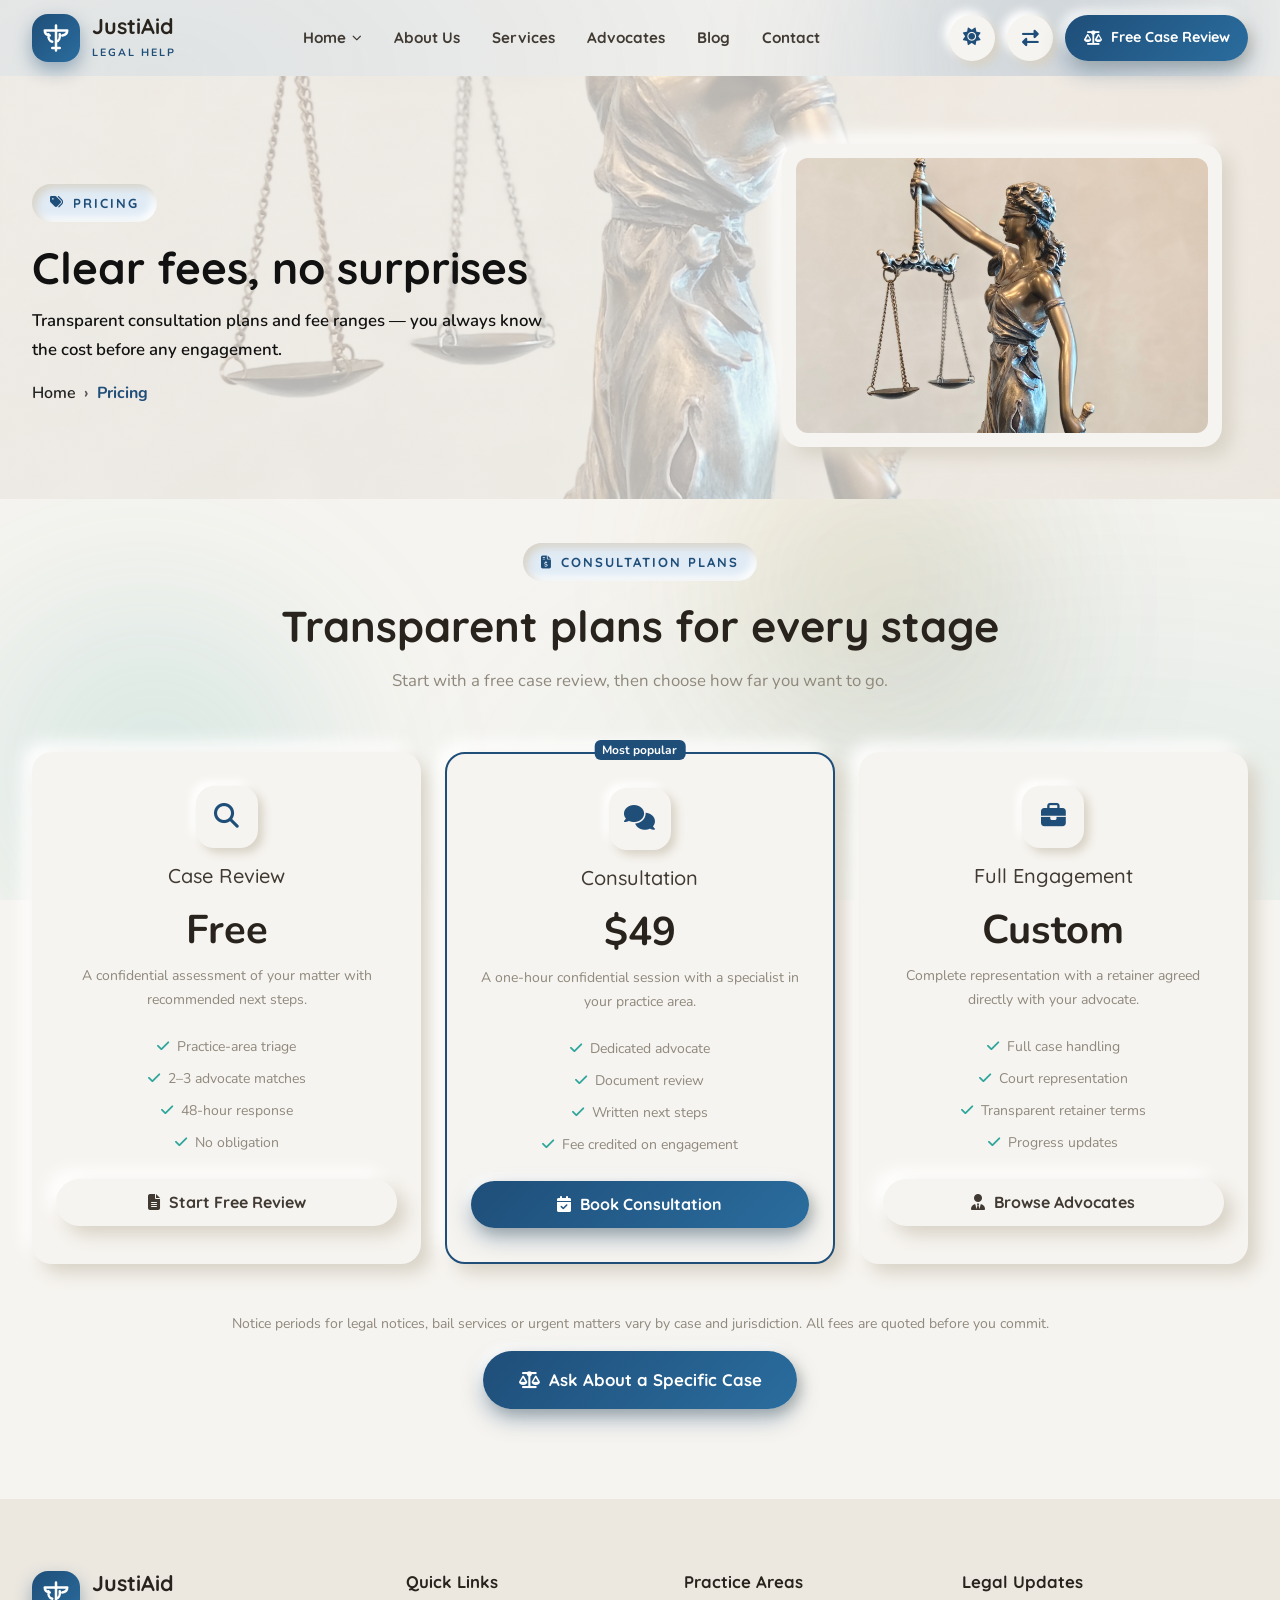
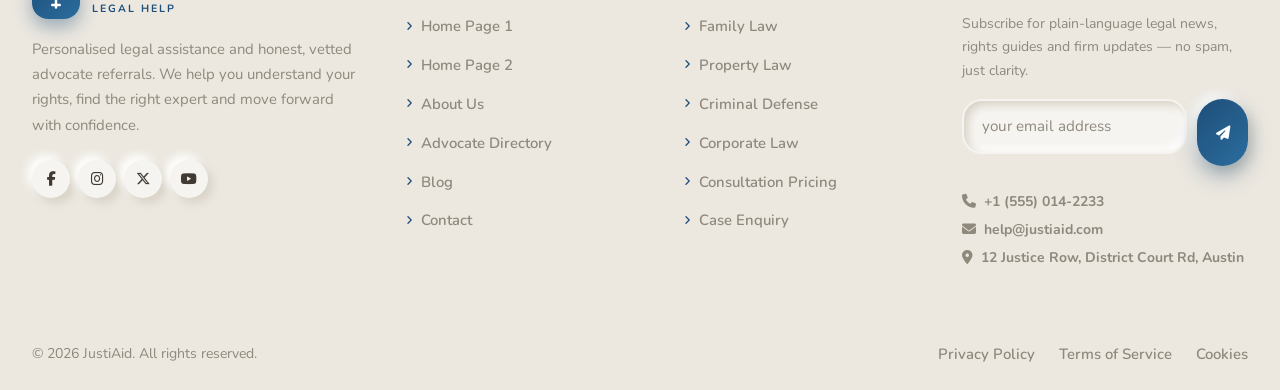
<file: pricing.html>
<!DOCTYPE html>
<html lang="en">
<head>
  <meta charset="UTF-8">
  <meta name="viewport" content="width=device-width, initial-scale=1.0">
  <title>Consultation Pricing &amp; Plans | JustiAid</title>
  <meta name="description" content="Transparent consultation pricing and advocate engagement plans at JustiAid.">
  <link rel="icon" type="image/svg+xml" href="assets/images/logo.svg">

  <script>
    (function () {
      var t = null;
      try { t = localStorage.getItem('theme'); } catch (e) {}
      if (!t) t = (window.matchMedia && window.matchMedia('(prefers-color-scheme: dark)').matches) ? 'dark' : 'light';
      document.documentElement.setAttribute('data-theme', t);
    })();
  </script>

  <link rel="preconnect" href="https://fonts.googleapis.com">
  <link rel="preconnect" href="https://fonts.gstatic.com" crossorigin>
  <link href="https://fonts.googleapis.com/css2?family=Nunito:wght@400;600;700;800&family=Quicksand:wght@500;600;700&display=swap" rel="stylesheet">
  <link href="https://cdn.jsdelivr.net/npm/bootstrap@5.3.3/dist/css/bootstrap.min.css" rel="stylesheet">
  <link href="https://cdnjs.cloudflare.com/ajax/libs/font-awesome/6.5.2/css/all.min.css" rel="stylesheet">
  <link href="css/style.css" rel="stylesheet">
</head>
<body data-page="pricing">
  <div class="aurora-bg" aria-hidden="true">
    <span class="wave w1"></span>
    <span class="wave w2"></span>
    <span class="wave w3"></span>
    <span class="wave w4"></span>
  </div>

  <div id="preloader" aria-hidden="true">
    <img class="preloader-paw" src="assets/images/logo.svg" alt="Loading">
  </div>

  <div id="navbar"></div>

  <main>
    <section class="page-header" aria-label="Pricing" style="background:linear-gradient(rgba(var(--bg-rgb),.7),rgba(var(--bg-rgb),.7)),url('assets/images/pexels-ozgur-karabulut-1116195525-32739887.jpg') center/cover no-repeat">
      <div class="container">
        <div class="row align-items-center g-4">
          <div class="col-lg-7 text-lg-start">
            <span class="sec-eyebrow reveal"><i class="fa-solid fa-tags"></i> Pricing</span>
            <h1 class="reveal">Clear fees, no surprises</h1>
            <p class="text-muted reveal reveal-delay-1" style="max-width:520px">Transparent consultation plans and fee
              ranges — you always know the cost before any engagement.</p>
            <nav aria-label="breadcrumb">
              <ol class="breadcrumb reveal justify-content-center justify-content-lg-start">
                <li class="breadcrumb-item"><a href="index.html">Home</a></li>
                <li class="breadcrumb-item active" aria-current="page">Pricing</li>
              </ol>
            </nav>
          </div>
          <div class="col-lg-5 d-none d-lg-block reveal">
            <div class="neu" style="padding:14px;max-width:440px;margin-inline:auto">
              <img src="assets/images/pexels-ozgur-karabulut-1116195525-32739887.jpg" alt="Pricing consultation illustration"
                style="width:100%;height:275px;object-fit:cover;object-position:0% 25%;border-radius:calc(var(--r-md) - 8px)">
            </div>
          </div>
        </div>
      </div>
    </section>

    <section class="section pt-2">
      <div class="container">
        <div class="sec-head reveal">
          <span class="sec-eyebrow"><i class="fa-solid fa-file-invoice-dollar"></i> Consultation plans</span>
          <h2>Transparent plans for every stage</h2>
          <p>Start with a free case review, then choose how far you want to go.</p>
        </div>
        <div class="row g-4 align-items-stretch">
          <div class="col-md-6 col-lg-4 reveal">
            <div class="card-neu h-100 text-center" style="padding:34px 24px">
              <span class="icon-box mx-auto mb-3"><i class="fa-solid fa-magnifying-glass"></i></span>
              <h3 class="h5 mb-2">Case Review</h3>
              <div class="fs-1 fw-bold" style="color:var(--heading)">Free</div>
              <p class="small text-muted mb-4">A confidential assessment of your matter with recommended next steps.</p>
              <ul class="list-unstyled small text-muted mb-4">
                <li class="mb-2"><i class="fa-solid fa-check me-2" style="color:var(--teal)"></i>Practice-area triage</li>
                <li class="mb-2"><i class="fa-solid fa-check me-2" style="color:var(--teal)"></i>2–3 advocate matches</li>
                <li class="mb-2"><i class="fa-solid fa-check me-2" style="color:var(--teal)"></i>48-hour response</li>
                <li class="mb-0"><i class="fa-solid fa-check me-2" style="color:var(--teal)"></i>No obligation</li>
              </ul>
              <a class="btn btn-ghost w-100" href="contact.html#enquiry"><i class="fa-solid fa-file-lines"></i> Start Free Review</a>
            </div>
          </div>
          <div class="col-md-6 col-lg-4 reveal reveal-delay-1">
            <div class="card-neu h-100 text-center position-relative" style="padding:34px 24px;border:2px solid var(--accent)">
              <span class="badge position-absolute" style="top:-14px;left:50%;transform:translateX(-50%);background:var(--accent);color:#fff;z-index:2">Most popular</span>
              <span class="icon-box mx-auto mb-3"><i class="fa-solid fa-comments"></i></span>
              <h3 class="h5 mb-2">Consultation</h3>
              <div class="fs-1 fw-bold" style="color:var(--heading)">$49</div>
              <p class="small text-muted mb-4">A one-hour confidential session with a specialist in your practice area.</p>
              <ul class="list-unstyled small text-muted mb-4">
                <li class="mb-2"><i class="fa-solid fa-check me-2" style="color:var(--teal)"></i>Dedicated advocate</li>
                <li class="mb-2"><i class="fa-solid fa-check me-2" style="color:var(--teal)"></i>Document review</li>
                <li class="mb-2"><i class="fa-solid fa-check me-2" style="color:var(--teal)"></i>Written next steps</li>
                <li class="mb-0"><i class="fa-solid fa-check me-2" style="color:var(--teal)"></i>Fee credited on engagement</li>
              </ul>
              <a class="btn btn-accent w-100" href="contact.html#enquiry"><i class="fa-solid fa-calendar-check"></i> Book Consultation</a>
            </div>
          </div>
          <div class="col-md-6 col-lg-4 reveal reveal-delay-2">
            <div class="card-neu h-100 text-center" style="padding:34px 24px">
              <span class="icon-box mx-auto mb-3"><i class="fa-solid fa-briefcase"></i></span>
              <h3 class="h5 mb-2">Full Engagement</h3>
              <div class="fs-1 fw-bold" style="color:var(--heading)">Custom</div>
              <p class="small text-muted mb-4">Complete representation with a retainer agreed directly with your advocate.</p>
              <ul class="list-unstyled small text-muted mb-4">
                <li class="mb-2"><i class="fa-solid fa-check me-2" style="color:var(--teal)"></i>Full case handling</li>
                <li class="mb-2"><i class="fa-solid fa-check me-2" style="color:var(--teal)"></i>Court representation</li>
                <li class="mb-2"><i class="fa-solid fa-check me-2" style="color:var(--teal)"></i>Transparent retainer terms</li>
                <li class="mb-0"><i class="fa-solid fa-check me-2" style="color:var(--teal)"></i>Progress updates</li>
              </ul>
              <a class="btn btn-ghost w-100" href="advocate-directory.html"><i class="fa-solid fa-user-tie"></i> Browse Advocates</a>
            </div>
          </div>
        </div>

        <div class="text-center mt-5 reveal">
          <p class="text-muted small">Notice periods for legal notices, bail services or urgent matters vary by case and jurisdiction. All fees are quoted before you commit.</p>
          <a class="btn btn-accent btn-lg" href="contact.html#enquiry"><i class="fa-solid fa-scale-balanced"></i> Ask About a Specific Case</a>
        </div>
      </div>
    </section>
  </main>

  <div id="footer"></div>

  <button class="back-top" id="backTop" type="button" aria-label="Back to top"><i class="fa-solid fa-arrow-up"></i></button>

  <script src="https://cdn.jsdelivr.net/npm/bootstrap@5.3.3/dist/js/bootstrap.bundle.min.js"></script>
  <script src="js/navbar.js"></script>
  <script src="js/footer.js"></script>
  <script src="js/main.js"></script>
</body>

</html>
</file>
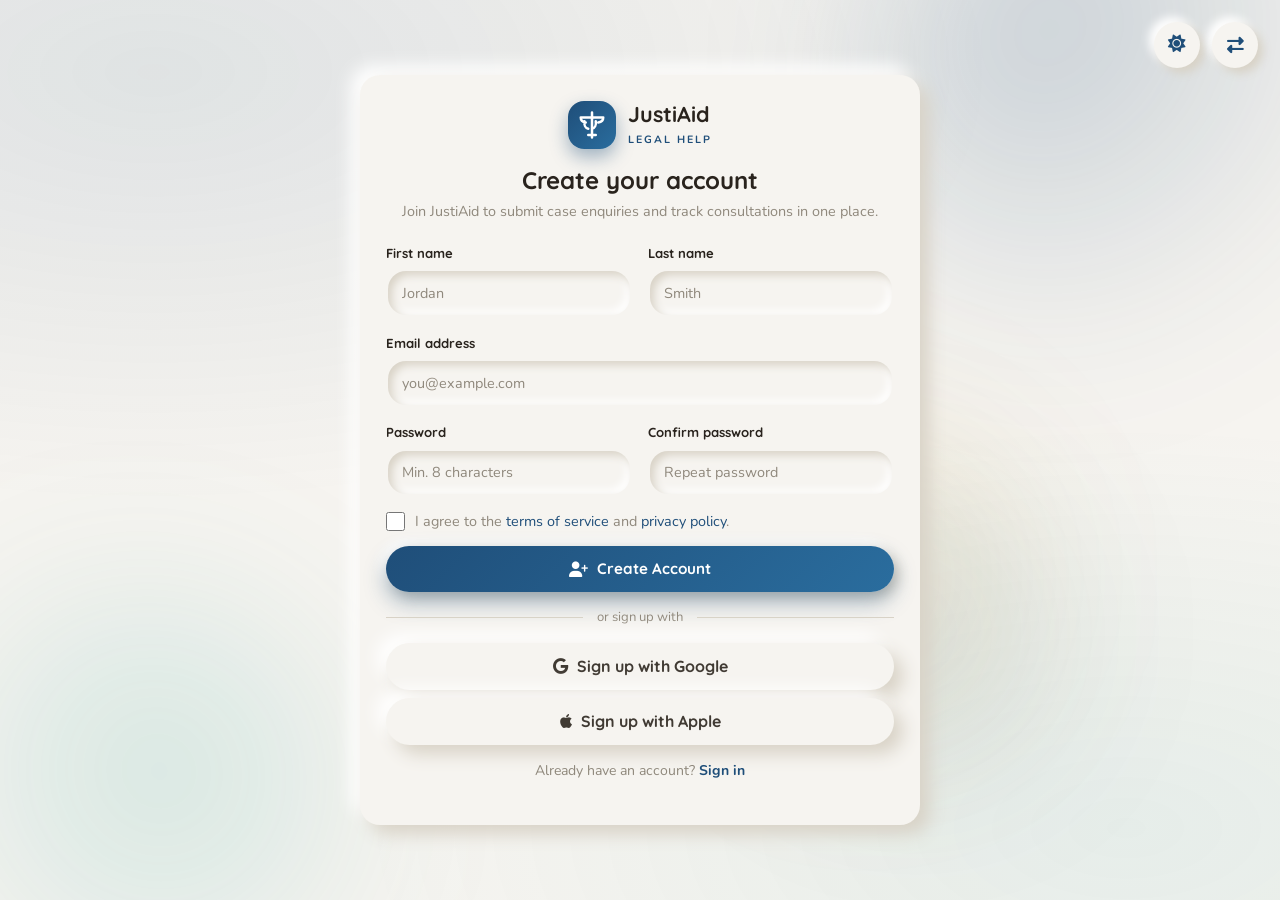
<file: register.html>
<!DOCTYPE html>
<html lang="en">
<head>
  <meta charset="UTF-8">
  <meta name="viewport" content="width=device-width, initial-scale=1.0">
  <title>Create Account | JustiAid</title>
  <meta name="description" content="Create your JustiAid client account to submit case enquiries and manage consultations.">
  <link rel="icon" type="image/svg+xml" href="assets/images/logo.svg">

  <script>
    (function () {
      var t = null;
      try { t = localStorage.getItem('theme'); } catch (e) {}
      if (!t) t = (window.matchMedia && window.matchMedia('(prefers-color-scheme: dark)').matches) ? 'dark' : 'light';
      document.documentElement.setAttribute('data-theme', t);
    })();
  </script>

  <link rel="preconnect" href="https://fonts.googleapis.com">
  <link rel="preconnect" href="https://fonts.gstatic.com" crossorigin>
  <link href="https://fonts.googleapis.com/css2?family=Nunito:wght@400;600;700;800&family=Quicksand:wght@500;600;700&display=swap" rel="stylesheet">
  <link href="https://cdn.jsdelivr.net/npm/bootstrap@5.3.3/dist/css/bootstrap.min.css" rel="stylesheet">
  <link href="https://cdnjs.cloudflare.com/ajax/libs/font-awesome/6.5.2/css/all.min.css" rel="stylesheet">
  <link href="css/style.css" rel="stylesheet">
</head>
<body data-page="register">
  <div class="aurora-bg" aria-hidden="true">
    <span class="wave w1"></span>
    <span class="wave w2"></span>
    <span class="wave w3"></span>
    <span class="wave w4"></span>
  </div>

  <div id="preloader" aria-hidden="true">
    <img class="preloader-paw" src="assets/images/logo.svg" alt="Loading">
  </div>

  <div id="navbar"></div>

  <main>
    <section class="auth-wrap" aria-label="Create account">
      <div class="container">
        <div class="auth-card card-neu reveal" style="max-width:560px">
          <a class="brand auth-brand" href="index.html" aria-label="JustiAid - Home">
            <span class="brand-logo"><svg xmlns="http://www.w3.org/2000/svg" width="30" height="30" viewBox="0 0 24 24" fill="currentColor" aria-hidden="true"><path d="M12 2v20M3 6h18M3 6c0 2 1.6 3.6 4 4M21 6c0 2-1.6 3.6-4 4M6 9c-.5 3 .8 5.5 3 6m6-6c.5 3-.8 5.5-3 6m-3 5h6" fill="none" stroke="currentColor" stroke-width="2" stroke-linecap="round"/><circle cx="12" cy="6" r="1.2" fill="currentColor"/></svg></span>
            <span><span class="brand-name">JustiAid</span><span class="brand-tag">Legal Help</span></span>
          </a>
          <h2>Create your account</h2>
          <p class="auth-sub">Join JustiAid to submit case enquiries and track consultations in one place.</p>
          <div class="alert py-2 d-none" id="authMsg" role="alert"></div>
          <form data-validate data-auth-form="register" novalidate>
            <div class="row g-3">
              <div class="col-md-6">
                <label class="form-label" for="rg-fname">First name</label>
                <input class="field" id="rg-fname" type="text" placeholder="Jordan" minlength="3" pattern="[A-Za-z\s'.-]{3,}" required>
                <p class="is-invalid-msg">First name must be at least 3 letters.</p>
              </div>
              <div class="col-md-6">
                <label class="form-label" for="rg-lname">Last name</label>
                <input class="field" id="rg-lname" type="text" placeholder="Smith" minlength="3" pattern="[A-Za-z\s'.-]{3,}" required>
                <p class="is-invalid-msg">Last name must be at least 3 letters.</p>
              </div>
              <div class="col-12">
                <label class="form-label" for="rg-email">Email address</label>
                <input class="field" id="rg-email" type="email" placeholder="you@example.com" pattern="[a-z0-9._%+\-]+@[a-z0-9.\-]+\.[a-z]{2,}$" required style="text-transform:lowercase">
                <p class="is-invalid-msg">Please enter a valid lowercase email address.</p>
              </div>
              <div class="col-md-6">
                <label class="form-label" for="registerPassword">Password</label>
                <input class="field" id="registerPassword" type="password" placeholder="Min. 8 characters" minlength="8" required>
                <p class="is-invalid-msg">Password must be at least 8 characters.</p>
              </div>
              <div class="col-md-6">
                <label class="form-label" for="registerConfirm">Confirm password</label>
                <input class="field" id="registerConfirm" type="password" placeholder="Repeat password" required>
                <p class="is-invalid-msg">Passwords do not match.</p>
              </div>
              <div class="col-12">
                <label class="check-label">
                  <input type="checkbox" required>
                  <span>I agree to the <a href="#" data-legal="terms">terms of service</a> and <a href="#" data-legal="privacy">privacy policy</a>.</span>
                </label>
                <p class="is-invalid-msg">Please accept the terms to continue.</p>
              </div>
              <div class="col-12">
                <button class="btn btn-accent btn-lg btn-block" type="submit"><i class="fa-solid fa-user-plus"></i> Create Account</button>
              </div>
            </div>
          </form>
          <div class="divider">or sign up with</div>
          <div class="d-grid gap-2">
            <button class="btn btn-ghost btn-block" type="button"><i class="fa-brands fa-google"></i> Sign up with Google</button>
            <button class="btn btn-ghost btn-block" type="button"><i class="fa-brands fa-apple"></i> Sign up with Apple</button>
          </div>
          <p class="auth-alt">Already have an account? <a href="login.html" class="fw-bold">Sign in</a></p>
        </div>
      </div>
    </section>
  </main>

  <button class="back-top" id="backTop" type="button" aria-label="Back to top"><i class="fa-solid fa-arrow-up"></i></button>

  <script src="https://cdn.jsdelivr.net/npm/bootstrap@5.3.3/dist/js/bootstrap.bundle.min.js"></script>
  <script src="js/navbar.js"></script>
  <script src="js/footer.js"></script>
  <script src="js/main.js"></script>
</body>

</html>
</file>
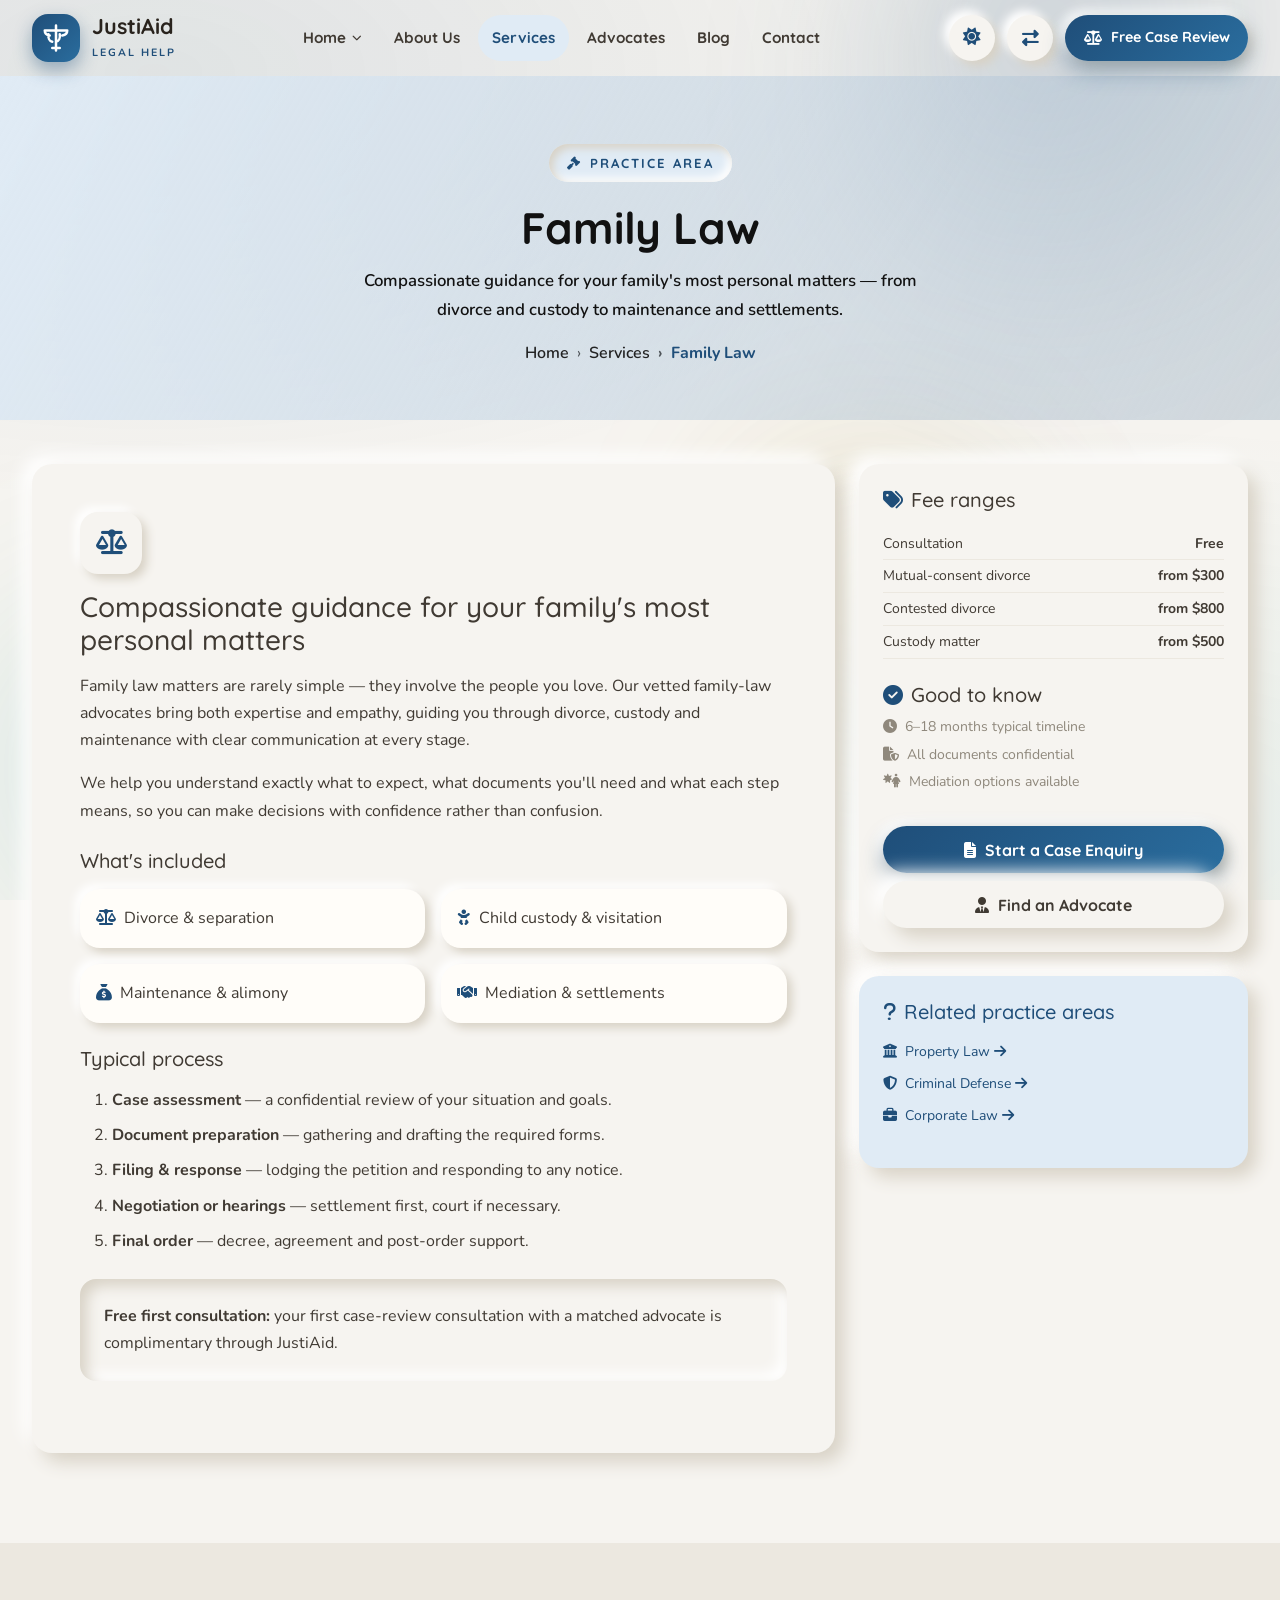
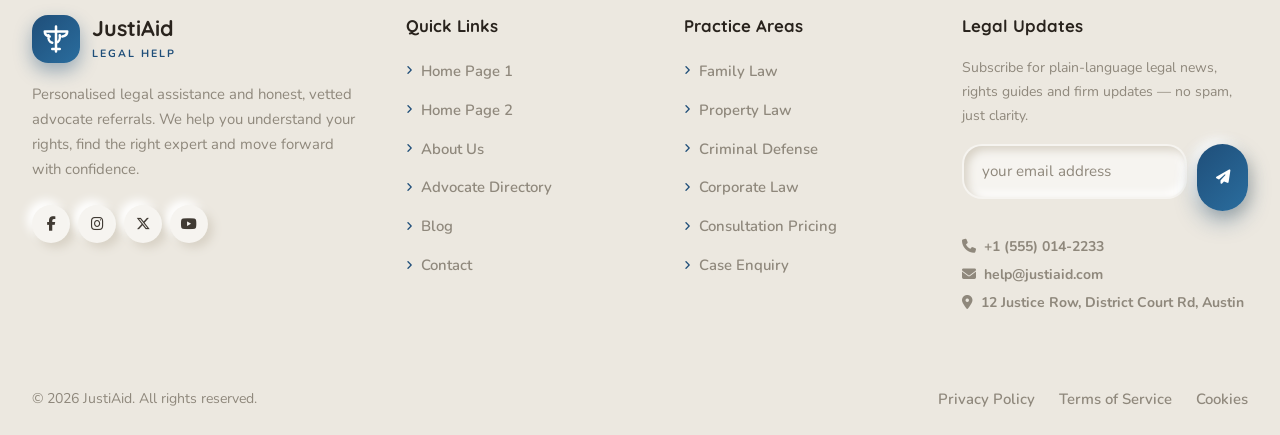
<file: service-details.html>
<!DOCTYPE html>
<html lang="en">
<head>
  <meta charset="UTF-8">
  <meta name="viewport" content="width=device-width, initial-scale=1.0">
  <title>Service Details | JustiAid</title>
  <meta name="description" content="Find a verified legal specialist and understand your options across family, property, criminal, corporate and consumer law.">
  <link rel="icon" type="image/svg+xml" href="assets/images/logo.svg">

  <script>
    (function () {
      var t = null;
      try { t = localStorage.getItem('theme'); } catch (e) {}
      if (!t) t = (window.matchMedia && window.matchMedia('(prefers-color-scheme: dark)').matches) ? 'dark' : 'light';
      document.documentElement.setAttribute('data-theme', t);
    })();
  </script>

  <link rel="preconnect" href="https://fonts.googleapis.com">
  <link rel="preconnect" href="https://fonts.gstatic.com" crossorigin>
  <link href="https://fonts.googleapis.com/css2?family=Nunito:wght@400;600;700;800&family=Quicksand:wght@500;600;700&display=swap" rel="stylesheet">
  <link href="https://cdn.jsdelivr.net/npm/bootstrap@5.3.3/dist/css/bootstrap.min.css" rel="stylesheet">
  <link href="https://cdnjs.cloudflare.com/ajax/libs/font-awesome/6.5.2/css/all.min.css" rel="stylesheet">
  <link href="css/style.css" rel="stylesheet">
</head>
<body data-page="service-details">
  <div class="aurora-bg" aria-hidden="true">
    <span class="wave w1"></span>
    <span class="wave w2"></span>
    <span class="wave w3"></span>
    <span class="wave w4"></span>
  </div>

  <div id="preloader" aria-hidden="true">
    <img class="preloader-paw" src="assets/images/logo.svg" alt="Loading">
  </div>

  <div id="navbar"></div>

  <main>
    <section class="page-header sd-hero" aria-label="Service details">
      <div class="container">
        <div class="row justify-content-center">
          <div class="col-lg-8 text-center">
            <span class="sec-eyebrow reveal"><i class="fa-solid fa-gavel"></i> Practice area</span>
            <h1 class="reveal" data-sd-title>Family Law</h1>
            <p class="text-muted reveal reveal-delay-1" style="max-width:560px;margin-inline:auto" data-sd-tagline></p>
            <nav aria-label="breadcrumb">
              <ol class="breadcrumb reveal justify-content-center">
                <li class="breadcrumb-item"><a href="index.html">Home</a></li>
                <li class="breadcrumb-item"><a href="services.html">Services</a></li>
                <li class="breadcrumb-item active" data-sd-crumb>Family Law</li>
              </ol>
            </nav>
          </div>
        </div>
      </div>
    </section>

    <section class="section pt-2">
      <div class="container">
        <div class="row">
          <div class="col-lg-8">
            <div class="card-neu p-4 p-lg-5">
              <span class="icon-box mb-3" data-sd-icon><i class="fa-solid fa-scale-balanced"></i></span>
              <h2 class="h3 mb-3" data-sd-heading></h2>
              <p data-sd-p1></p>
              <p data-sd-p2></p>

              <h3 class="h5 mt-4 mb-3">What's included</h3>
              <div class="row g-3" data-sd-includes></div>

              <h3 class="h5 mt-4 mb-3">Typical process</h3>
              <ol class="mb-0" data-sd-process></ol>

              <div class="neu-inset p-4 my-4 rounded-4">
                <p class="mb-0" data-sd-init></p>
              </div>
            </div>
          </div>
          <div class="col-lg-4">
            <aside class="card-neu p-4 reveal">
              <h3 class="h5 mb-3"><i class="fa-solid fa-tags me-2" style="color:var(--accent)"></i>Fee ranges</h3>
              <ul class="list-unstyled small" data-sd-fees></ul>
              <h3 class="h5 mt-4 mb-2"><i class="fa-solid fa-circle-check me-2" style="color:var(--accent)"></i>Good to know</h3>
              <ul class="list-unstyled small text-muted" data-sd-notes></ul>
              <a class="btn btn-accent w-100 mt-3" href="contact.html#enquiry"><i class="fa-solid fa-file-lines"></i> Start a Case Enquiry</a>
              <a class="btn btn-ghost w-100 mt-2" href="#" data-sd-advocate><i class="fa-solid fa-user-tie"></i> Find an Advocate</a>
            </aside>

            <aside class="card-neu p-4 mt-4 reveal" style="background:var(--accent-soft)">
              <h3 class="h5 mb-3" style="color:var(--accent)"><i class="fa-solid fa-question me-2"></i>Related practice areas</h3>
              <ul class="list-unstyled small" data-sd-related></ul>
            </aside>
          </div>
        </div>
      </div>
    </section>
  </main>

  <div id="footer"></div>

  <button class="back-top" id="backTop" type="button" aria-label="Back to top"><i class="fa-solid fa-arrow-up"></i></button>

  <script src="https://cdn.jsdelivr.net/npm/bootstrap@5.3.3/dist/js/bootstrap.bundle.min.js"></script>
  <script src="js/navbar.js"></script>
  <script src="js/footer.js"></script>
  <script src="js/main.js"></script>
  <script src="js/service-details.js"></script>
</body>

</html>
</file>
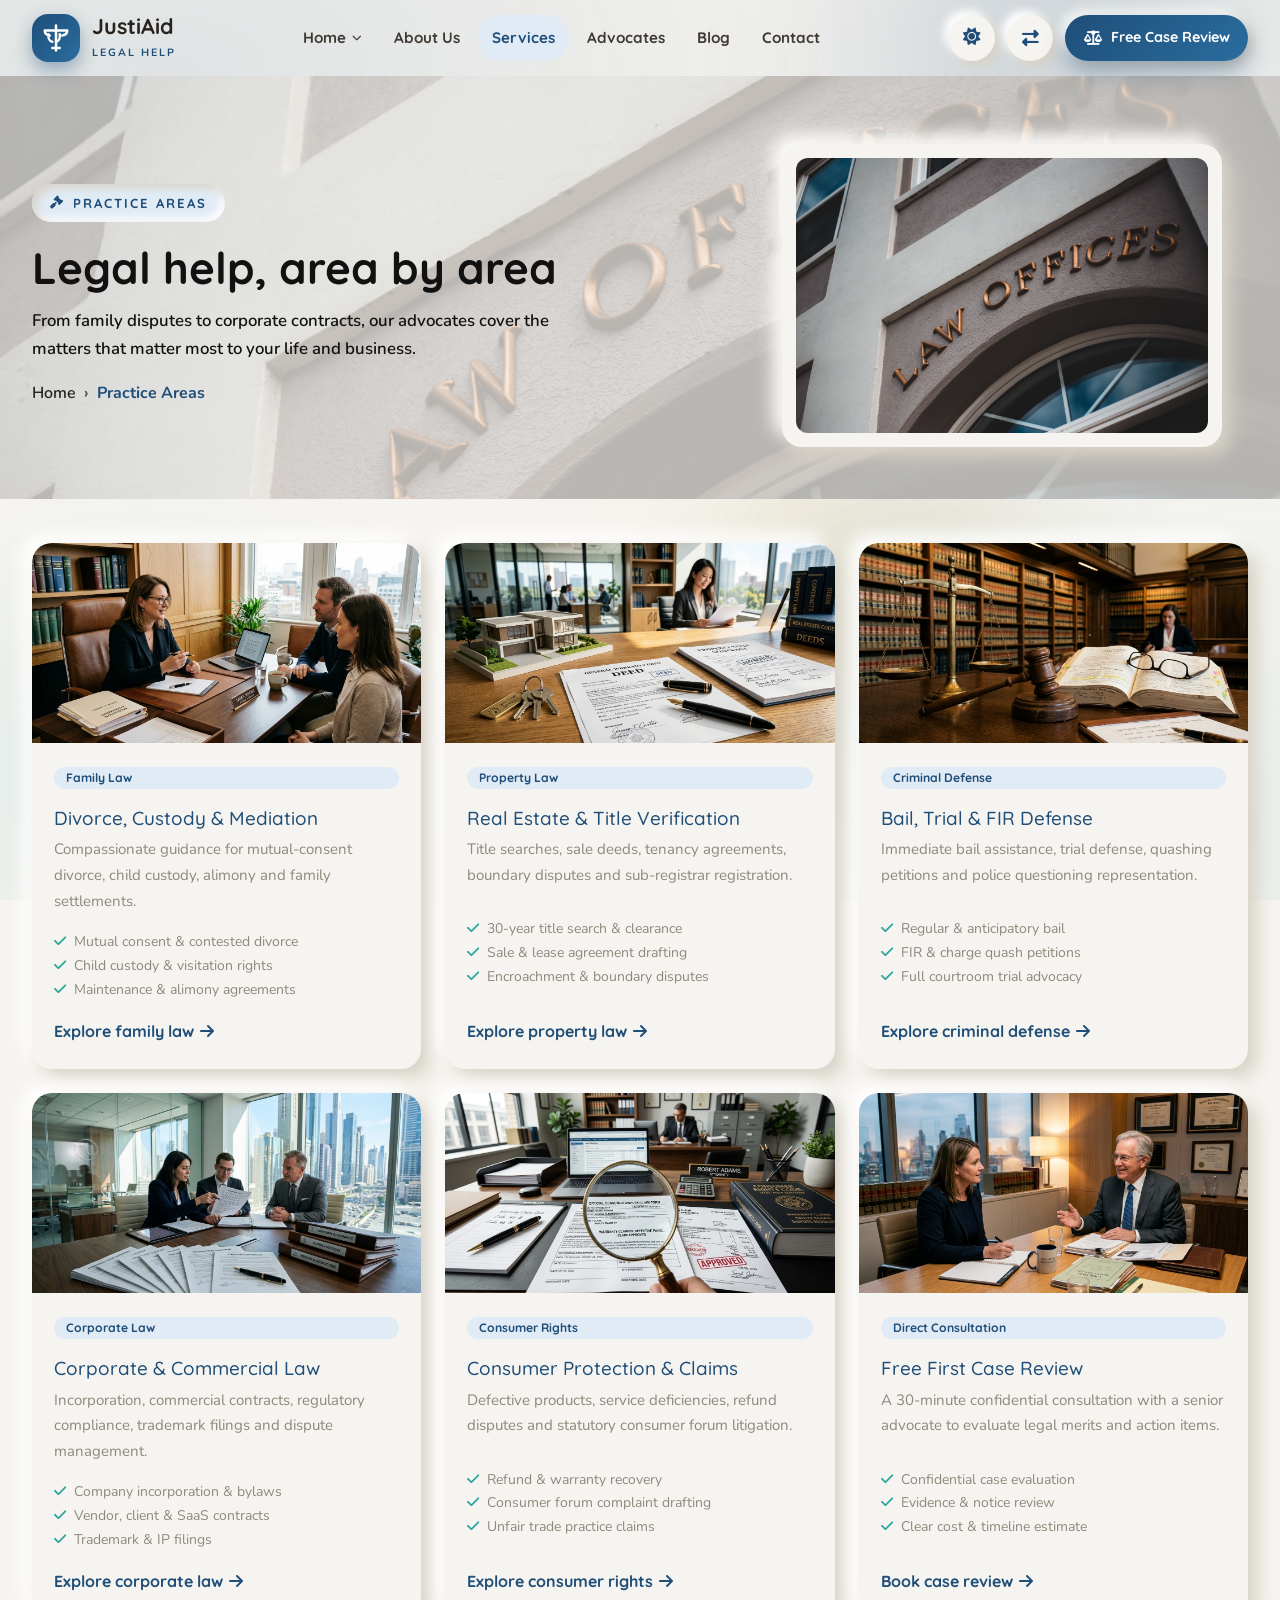
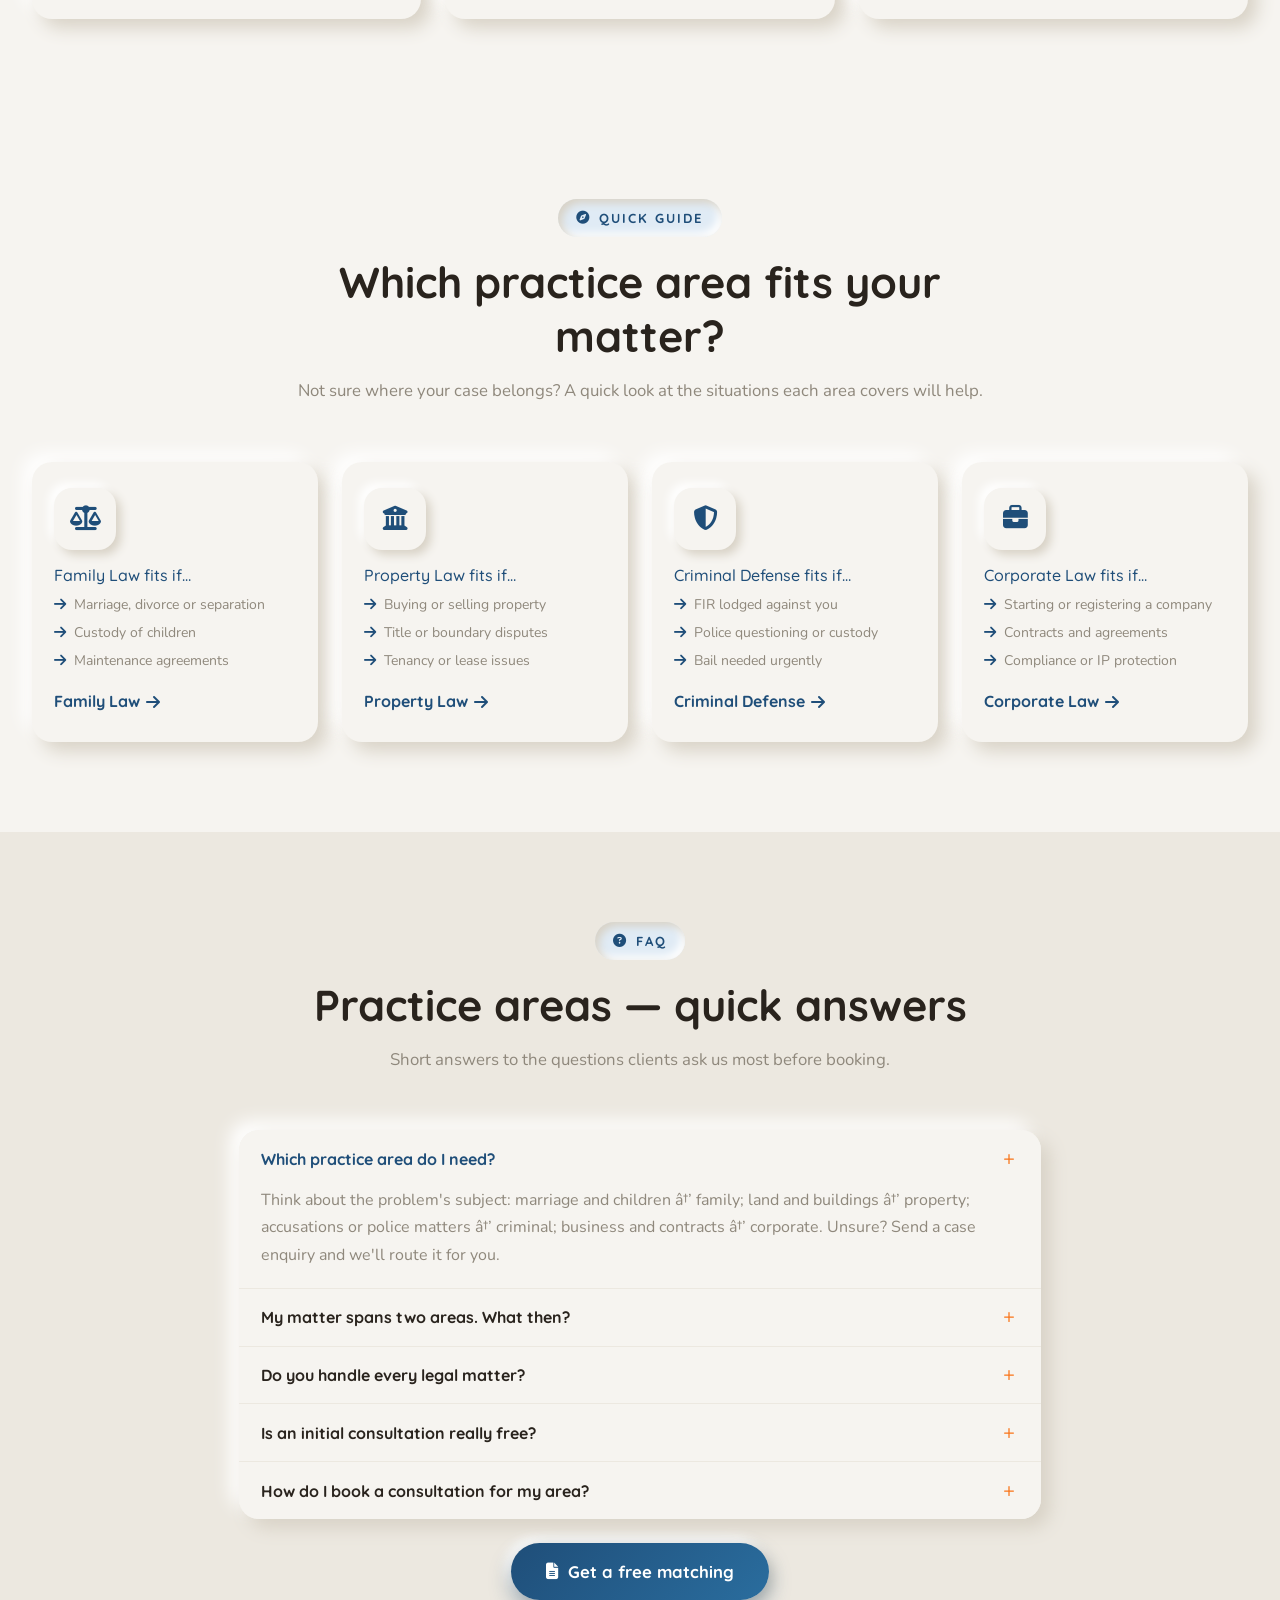
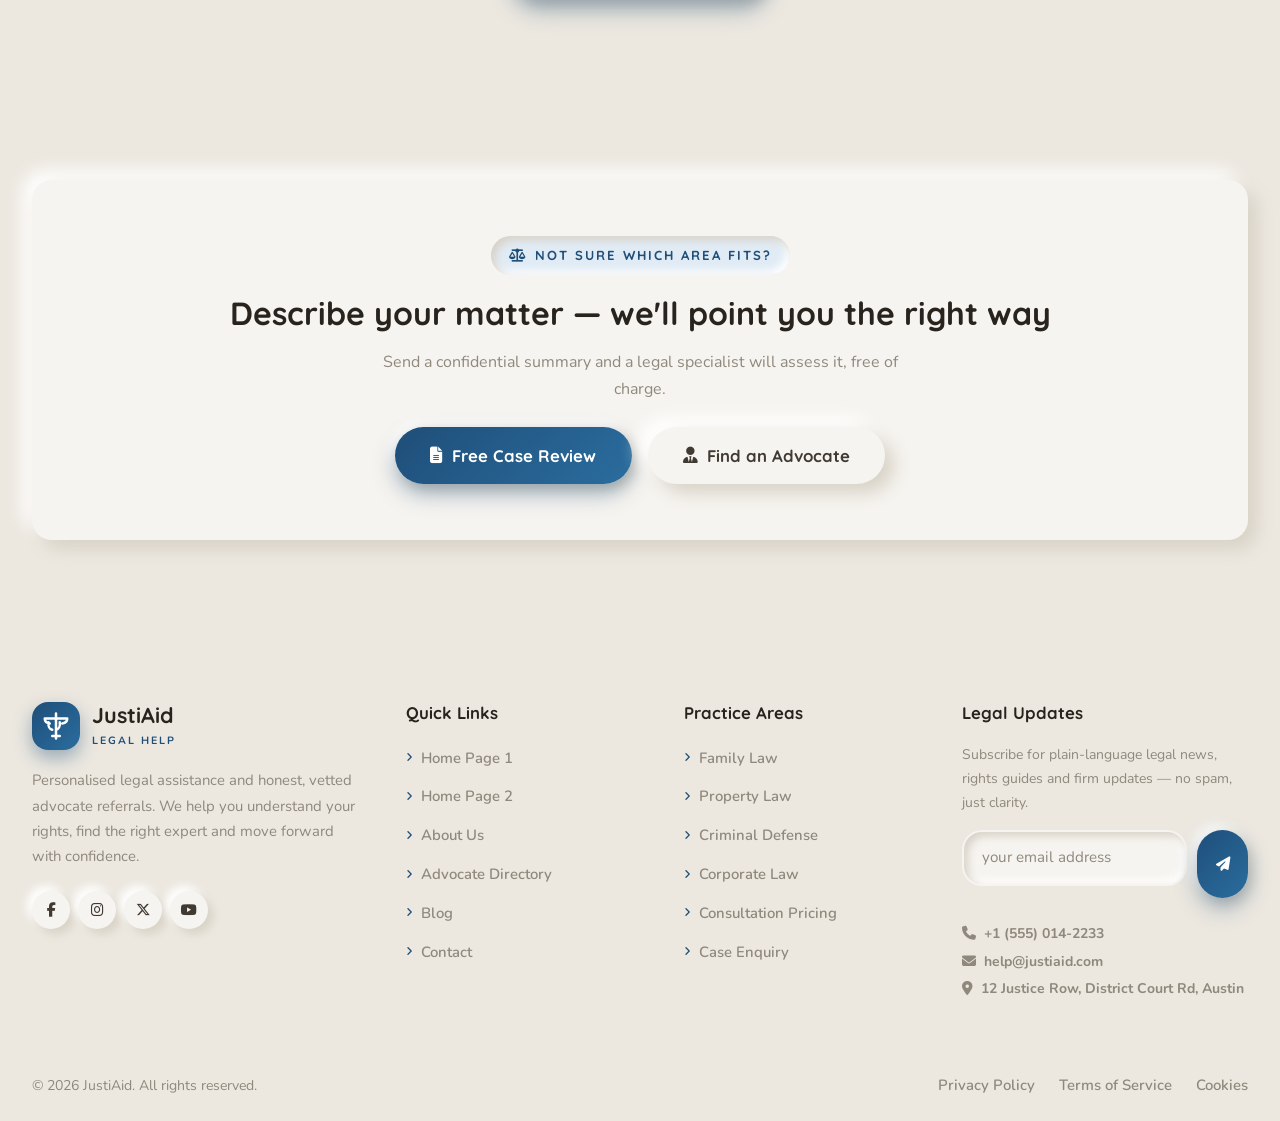
<file: services.html>
<!DOCTYPE html>
<html lang="en">

<head>
  <meta charset="UTF-8">
  <meta name="viewport" content="width=device-width, initial-scale=1.0">
  <title>Practice Areas | JustiAid</title>
  <meta name="description"
    content="Explore JustiAid's practice areas: family law, property law, criminal defense, corporate law, consumer rights and legal consultation.">
  <link rel="icon" type="image/svg+xml" href="assets/images/logo.svg">

  <script>
    (function () {
      var t = null;
      try { t = localStorage.getItem('theme'); } catch (e) { }
      if (!t) t = (window.matchMedia && window.matchMedia('(prefers-color-scheme: dark)').matches) ? 'dark' : 'light';
      document.documentElement.setAttribute('data-theme', t);
    })();
  </script>

  <link rel="preconnect" href="https://fonts.googleapis.com">
  <link rel="preconnect" href="https://fonts.gstatic.com" crossorigin>
  <link
    href="https://fonts.googleapis.com/css2?family=Nunito:wght@400;600;700;800&family=Quicksand:wght@500;600;700&display=swap"
    rel="stylesheet">
  <link href="https://cdn.jsdelivr.net/npm/bootstrap@5.3.3/dist/css/bootstrap.min.css" rel="stylesheet">
  <link href="https://cdnjs.cloudflare.com/ajax/libs/font-awesome/6.5.2/css/all.min.css" rel="stylesheet">
  <link href="css/style.css" rel="stylesheet">
</head>

<body data-page="services">
  <div class="aurora-bg" aria-hidden="true">
    <span class="wave w1"></span>
    <span class="wave w2"></span>
    <span class="wave w3"></span>
    <span class="wave w4"></span>
  </div>

  <div id="preloader" aria-hidden="true">
    <img class="preloader-paw" src="assets/images/logo.svg" alt="Loading">
  </div>

  <div id="navbar"></div>

  <main>
    <!-- Page header -->
    <section class="page-header" aria-label="Practice areas" style="background:linear-gradient(rgba(var(--bg-rgb),.7),rgba(var(--bg-rgb),.7)),url('assets/images/pexels-introspectivedsgn-9367109.jpg') center/cover no-repeat">
      <div class="container">
        <div class="row align-items-center g-4">
          <div class="col-lg-7 text-lg-start">
            <span class="sec-eyebrow reveal"><i class="fa-solid fa-gavel"></i> Practice areas</span>
            <h1 class="reveal">Legal help, area by area</h1>
            <p class="text-muted reveal reveal-delay-1" style="max-width:520px">From family disputes to corporate
              contracts, our advocates cover the matters that matter most to your life and business.</p>
            <nav aria-label="breadcrumb">
              <ol class="breadcrumb reveal justify-content-center justify-content-lg-start">
                <li class="breadcrumb-item"><a href="index.html">Home</a></li>
                <li class="breadcrumb-item active" aria-current="page">Practice Areas</li>
              </ol>
            </nav>
          </div>
          <div class="col-lg-5 d-none d-lg-block reveal">
            <div class="neu" style="padding:14px;max-width:440px;margin-inline:auto">
              <img src="assets/images/pexels-introspectivedsgn-9367109.jpg" alt="Practice areas illustration"
                style="width:100%;border-radius:calc(var(--r-md) - 8px)">
            </div>
          </div>
        </div>
      </div>
    </section>

    <!-- Practice area cards -->
    <section class="section pt-2" aria-label="List of practice areas">
      <div class="container">
        <div class="row g-4">
          <div class="col-md-6 col-lg-4 reveal">
            <a class="card-neu service-card has-img h-100" href="service-details.html?service=family-law">
              <div class="card-thumb">
                <img src="assets/images/service-family-law.jpg" alt="Family law and divorce mediation consultation">
              </div>
              <div class="card-content">
                <span class="badge badge-soft" style="background:var(--accent-soft);color:var(--accent)">Family Law</span>
                <h3 class="h5 mb-2">Divorce, Custody &amp; Mediation</h3>
                <p class="small text-muted mb-3">Compassionate guidance for mutual-consent divorce, child custody, alimony and family settlements.</p>
                <ul class="list-unstyled small text-muted mb-3 mt-auto">
                  <li><i class="fa-solid fa-check me-2" style="color:var(--teal)"></i>Mutual consent &amp; contested divorce</li>
                  <li><i class="fa-solid fa-check me-2" style="color:var(--teal)"></i>Child custody &amp; visitation rights</li>
                  <li><i class="fa-solid fa-check me-2" style="color:var(--teal)"></i>Maintenance &amp; alimony agreements</li>
                </ul>
                <span class="card-link mt-auto">Explore family law <i class="fa-solid fa-arrow-right"></i></span>
              </div>
            </a>
          </div>
          <div class="col-md-6 col-lg-4 reveal reveal-delay-1">
            <a class="card-neu service-card has-img h-100" href="service-details.html?service=property-law">
              <div class="card-thumb">
                <img src="assets/images/service-property-law.jpg" alt="Property law title deed verification and real estate agreements">
              </div>
              <div class="card-content">
                <span class="badge badge-soft" style="background:var(--accent-soft);color:var(--accent)">Property Law</span>
                <h3 class="h5 mb-2">Real Estate &amp; Title Verification</h3>
                <p class="small text-muted mb-3">Title searches, sale deeds, tenancy agreements, boundary disputes and sub-registrar registration.</p>
                <ul class="list-unstyled small text-muted mb-3 mt-auto">
                  <li><i class="fa-solid fa-check me-2" style="color:var(--teal)"></i>30-year title search &amp; clearance</li>
                  <li><i class="fa-solid fa-check me-2" style="color:var(--teal)"></i>Sale &amp; lease agreement drafting</li>
                  <li><i class="fa-solid fa-check me-2" style="color:var(--teal)"></i>Encroachment &amp; boundary disputes</li>
                </ul>
                <span class="card-link mt-auto">Explore property law <i class="fa-solid fa-arrow-right"></i></span>
              </div>
            </a>
          </div>
          <div class="col-md-6 col-lg-4 reveal reveal-delay-2">
            <a class="card-neu service-card has-img h-100" href="service-details.html?service=criminal-defense">
              <div class="card-thumb">
                <img src="assets/images/service-criminal-defense.jpg" alt="Criminal defense representation, bail and courtroom litigation">
              </div>
              <div class="card-content">
                <span class="badge badge-soft" style="background:var(--accent-soft);color:var(--accent)">Criminal Defense</span>
                <h3 class="h5 mb-2">Bail, Trial &amp; FIR Defense</h3>
                <p class="small text-muted mb-3">Immediate bail assistance, trial defense, quashing petitions and police questioning representation.</p>
                <ul class="list-unstyled small text-muted mb-3 mt-auto">
                  <li><i class="fa-solid fa-check me-2" style="color:var(--teal)"></i>Regular &amp; anticipatory bail</li>
                  <li><i class="fa-solid fa-check me-2" style="color:var(--teal)"></i>FIR &amp; charge quash petitions</li>
                  <li><i class="fa-solid fa-check me-2" style="color:var(--teal)"></i>Full courtroom trial advocacy</li>
                </ul>
                <span class="card-link mt-auto">Explore criminal defense <i class="fa-solid fa-arrow-right"></i></span>
              </div>
            </a>
          </div>
          <div class="col-md-6 col-lg-4 reveal">
            <a class="card-neu service-card has-img h-100" href="service-details.html?service=corporate-law">
              <div class="card-thumb">
                <img src="assets/images/service-corporate-law.jpg" alt="Corporate law commercial contracts and company compliance">
              </div>
              <div class="card-content">
                <span class="badge badge-soft" style="background:var(--accent-soft);color:var(--accent)">Corporate Law</span>
                <h3 class="h5 mb-2">Corporate &amp; Commercial Law</h3>
                <p class="small text-muted mb-3">Incorporation, commercial contracts, regulatory compliance, trademark filings and dispute management.</p>
                <ul class="list-unstyled small text-muted mb-3 mt-auto">
                  <li><i class="fa-solid fa-check me-2" style="color:var(--teal)"></i>Company incorporation &amp; bylaws</li>
                  <li><i class="fa-solid fa-check me-2" style="color:var(--teal)"></i>Vendor, client &amp; SaaS contracts</li>
                  <li><i class="fa-solid fa-check me-2" style="color:var(--teal)"></i>Trademark &amp; IP filings</li>
                </ul>
                <span class="card-link mt-auto">Explore corporate law <i class="fa-solid fa-arrow-right"></i></span>
              </div>
            </a>
          </div>
          <div class="col-md-6 col-lg-4 reveal reveal-delay-1">
            <a class="card-neu service-card has-img h-100" href="service-details.html?service=consumer-rights">
              <div class="card-thumb">
                <img src="assets/images/service-consumer-rights.jpg" alt="Consumer protection rights warranty claims and compensation">
              </div>
              <div class="card-content">
                <span class="badge badge-soft" style="background:var(--accent-soft);color:var(--accent)">Consumer Rights</span>
                <h3 class="h5 mb-2">Consumer Protection &amp; Claims</h3>
                <p class="small text-muted mb-3">Defective products, service deficiencies, refund disputes and statutory consumer forum litigation.</p>
                <ul class="list-unstyled small text-muted mb-3 mt-auto">
                  <li><i class="fa-solid fa-check me-2" style="color:var(--teal)"></i>Refund &amp; warranty recovery</li>
                  <li><i class="fa-solid fa-check me-2" style="color:var(--teal)"></i>Consumer forum complaint drafting</li>
                  <li><i class="fa-solid fa-check me-2" style="color:var(--teal)"></i>Unfair trade practice claims</li>
                </ul>
                <span class="card-link mt-auto">Explore consumer rights <i class="fa-solid fa-arrow-right"></i></span>
              </div>
            </a>
          </div>
          <div class="col-md-6 col-lg-4 reveal reveal-delay-2">
            <a class="card-neu service-card has-img h-100" href="contact.html#enquiry">
              <div class="card-thumb">
                <img src="assets/images/service-legal-consultation.jpg" alt="Confidential first legal consultation meeting with an advocate">
              </div>
              <div class="card-content">
                <span class="badge badge-soft" style="background:var(--accent-soft);color:var(--accent)">Direct Consultation</span>
                <h3 class="h5 mb-2">Free First Case Review</h3>
                <p class="small text-muted mb-3">A 30-minute confidential consultation with a senior advocate to evaluate legal merits and action items.</p>
                <ul class="list-unstyled small text-muted mb-3 mt-auto">
                  <li><i class="fa-solid fa-check me-2" style="color:var(--teal)"></i>Confidential case evaluation</li>
                  <li><i class="fa-solid fa-check me-2" style="color:var(--teal)"></i>Evidence &amp; notice review</li>
                  <li><i class="fa-solid fa-check me-2" style="color:var(--teal)"></i>Clear cost &amp; timeline estimate</li>
                </ul>
                <span class="card-link mt-auto">Book case review <i class="fa-solid fa-arrow-right"></i></span>
              </div>
            </a>
          </div>
        </div>
      </div>
    </section>

    <!-- Which area fits? -->
    <section class="section" aria-label="Which practice area fits your matter">
      <div class="container">
        <div class="sec-head reveal">
          <span class="sec-eyebrow"><i class="fa-solid fa-compass"></i> Quick guide</span>
          <h2>Which practice area fits your matter?</h2>
          <p>Not sure where your case belongs? A quick look at the situations each area covers will help.</p>
        </div>
        <div class="row g-4">
          <div class="col-md-6 col-lg-3 reveal">
            <a class="card-neu h-100" style="padding:26px 22px;text-decoration:none;display:flex;flex-direction:column" href="service-details.html?service=family-law">
              <span class="icon-box mb-3"><i class="fa-solid fa-scale-balanced"></i></span>
              <h3 class="h6 mb-2">Family Law fits if…</h3>
              <ul class="list-unstyled small text-muted mb-3">
                <li class="mb-1"><i class="fa-solid fa-arrow-right me-2" style="color:var(--accent)"></i>Marriage, divorce or separation</li>
                <li class="mb-1"><i class="fa-solid fa-arrow-right me-2" style="color:var(--accent)"></i>Custody of children</li>
                <li class="mb-0"><i class="fa-solid fa-arrow-right me-2" style="color:var(--accent)"></i>Maintenance agreements</li>
              </ul>
              <span class="card-link mt-auto">Family Law <i class="fa-solid fa-arrow-right"></i></span>
            </a>
          </div>
          <div class="col-md-6 col-lg-3 reveal reveal-delay-1">
            <a class="card-neu h-100" style="padding:26px 22px;text-decoration:none;display:flex;flex-direction:column" href="service-details.html?service=property-law">
              <span class="icon-box mb-3"><i class="fa-solid fa-building-columns"></i></span>
              <h3 class="h6 mb-2">Property Law fits if…</h3>
              <ul class="list-unstyled small text-muted mb-3">
                <li class="mb-1"><i class="fa-solid fa-arrow-right me-2" style="color:var(--accent)"></i>Buying or selling property</li>
                <li class="mb-1"><i class="fa-solid fa-arrow-right me-2" style="color:var(--accent)"></i>Title or boundary disputes</li>
                <li class="mb-0"><i class="fa-solid fa-arrow-right me-2" style="color:var(--accent)"></i>Tenancy or lease issues</li>
              </ul>
              <span class="card-link mt-auto">Property Law <i class="fa-solid fa-arrow-right"></i></span>
            </a>
          </div>
          <div class="col-md-6 col-lg-3 reveal reveal-delay-2">
            <a class="card-neu h-100" style="padding:26px 22px;text-decoration:none;display:flex;flex-direction:column" href="service-details.html?service=criminal-defense">
              <span class="icon-box mb-3"><i class="fa-solid fa-shield-halved"></i></span>
              <h3 class="h6 mb-2">Criminal Defense fits if…</h3>
              <ul class="list-unstyled small text-muted mb-3">
                <li class="mb-1"><i class="fa-solid fa-arrow-right me-2" style="color:var(--accent)"></i>FIR lodged against you</li>
                <li class="mb-1"><i class="fa-solid fa-arrow-right me-2" style="color:var(--accent)"></i>Police questioning or custody</li>
                <li class="mb-0"><i class="fa-solid fa-arrow-right me-2" style="color:var(--accent)"></i>Bail needed urgently</li>
              </ul>
              <span class="card-link mt-auto">Criminal Defense <i class="fa-solid fa-arrow-right"></i></span>
            </a>
          </div>
          <div class="col-md-6 col-lg-3 reveal reveal-delay-3">
            <a class="card-neu h-100" style="padding:26px 22px;text-decoration:none;display:flex;flex-direction:column" href="service-details.html?service=corporate-law">
              <span class="icon-box mb-3"><i class="fa-solid fa-briefcase"></i></span>
              <h3 class="h6 mb-2">Corporate Law fits if…</h3>
              <ul class="list-unstyled small text-muted mb-3">
                <li class="mb-1"><i class="fa-solid fa-arrow-right me-2" style="color:var(--accent)"></i>Starting or registering a company</li>
                <li class="mb-1"><i class="fa-solid fa-arrow-right me-2" style="color:var(--accent)"></i>Contracts and agreements</li>
                <li class="mb-0"><i class="fa-solid fa-arrow-right me-2" style="color:var(--accent)"></i>Compliance or IP protection</li>
              </ul>
              <span class="card-link mt-auto">Corporate Law <i class="fa-solid fa-arrow-right"></i></span>
            </a>
          </div>
        </div>
      </div>
    </section>

    <!-- Practice area FAQ -->
    <section class="section bg-soft" aria-label="Practice area FAQ">
      <div class="container">
        <div class="sec-head reveal">
          <span class="sec-eyebrow"><i class="fa-solid fa-circle-question"></i> FAQ</span>
          <h2>Practice areas — quick answers</h2>
          <p>Short answers to the questions clients ask us most before booking.</p>
        </div>
        <div class="row justify-content-center">
          <div class="col-lg-8 reveal">
            <div class="accordion accordion-gh" id="practiceFaq">
              <div class="accordion-item">
                <h3 class="accordion-header">
                  <button class="accordion-button" type="button" data-bs-toggle="collapse" data-bs-target="#paq1" aria-expanded="true">
                    Which practice area do I need?
                  </button>
                </h3>
                <div id="paq1" class="accordion-collapse collapse show" data-bs-parent="#practiceFaq">
                  <div class="accordion-body">Think about the problem's subject: marriage and children â†’ family; land and
                    buildings â†’ property; accusations or police matters â†’ criminal; business and contracts â†’ corporate.
                    Unsure? Send a case enquiry and we'll route it for you.</div>
                </div>
              </div>
              <div class="accordion-item">
                <h3 class="accordion-header">
                  <button class="accordion-button collapsed" type="button" data-bs-toggle="collapse" data-bs-target="#paq2">
                    My matter spans two areas. What then?
                  </button>
                </h3>
                <div id="paq2" class="accordion-collapse collapse" data-bs-parent="#practiceFaq">
                  <div class="accordion-body">Not a problem. Many cases touch more than one field — for example a business
                    divorce. We'll match you with an advocate who covers both areas or coordinate a small team for you.</div>
                </div>
              </div>
              <div class="accordion-item">
                <h3 class="accordion-header">
                  <button class="accordion-button collapsed" type="button" data-bs-toggle="collapse" data-bs-target="#paq3">
                    Do you handle every legal matter?
                  </button>
                </h3>
                <div id="paq3" class="accordion-collapse collapse" data-bs-parent="#practiceFaq">
                  <div class="accordion-body">Our directory covers family, property, criminal, corporate, consumer and
                    general consultation. If your matter is outside those, tell us anyway — we can often refer you to a
                    specialist colleague.</div>
                </div>
              </div>
              <div class="accordion-item">
                <h3 class="accordion-header">
                  <button class="accordion-button collapsed" type="button" data-bs-toggle="collapse" data-bs-target="#paq4">
                    Is an initial consultation really free?
                  </button>
                </h3>
                <div id="paq4" class="accordion-collapse collapse" data-bs-parent="#practiceFaq">
                  <div class="accordion-body">Yes. New clients receive a free case review to identify the right area and
                    shortlist suitable advocates. You only pay if you book a consultation or engage an advocate.</div>
                </div>
              </div>
              <div class="accordion-item">
                <h3 class="accordion-header">
                  <button class="accordion-button collapsed" type="button" data-bs-toggle="collapse" data-bs-target="#paq5">
                    How do I book a consultation for my area?
                  </button>
                </h3>
                <div id="paq5" class="accordion-collapse collapse" data-bs-parent="#practiceFaq">
                  <div class="accordion-body">Open the relevant practice area, choose an advocate from the directory or
                    submit an enquiry, and pick phone, video or in-office. You'll get a confirmation with the fee up front.</div>
                </div>
              </div>
            </div>
          </div>
        </div>
        <div class="text-center mt-4">
          <a class="btn btn-accent btn-lg" href="contact.html#enquiry"><i class="fa-solid fa-file-lines"></i> Get a free matching</a>
        </div>
      </div>
    </section>

    <!-- CTA -->
    <section class="section bg-soft" aria-label="Call to action">
      <div class="container">
        <div class="card-neu neu-lg text-center" style="padding:56px 24px">
          <span class="sec-eyebrow"><i class="fa-solid fa-scale-balanced"></i> Not sure which area fits?</span>
          <h2 class="mb-3">Describe your matter — we'll point you the right way</h2>
          <p class="text-muted mb-4" style="max-width:560px;margin-inline:auto">Send a confidential summary and a legal
            specialist will assess it, free of charge.</p>
          <div class="d-flex flex-wrap gap-3 justify-content-center">
            <a class="btn btn-accent btn-lg" href="contact.html#enquiry"><i class="fa-solid fa-file-lines"></i> Free Case Review</a>
            <a class="btn btn-ghost btn-lg" href="advocate-directory.html"><i class="fa-solid fa-user-tie"></i> Find an Advocate</a>
          </div>
        </div>
      </div>
    </section>
  </main>

  <div id="footer"></div>

  <button class="back-top" id="backTop" type="button" aria-label="Back to top"><i class="fa-solid fa-arrow-up"></i></button>

  <script src="https://cdn.jsdelivr.net/npm/bootstrap@5.3.3/dist/js/bootstrap.bundle.min.js"></script>
  <script src="js/navbar.js"></script>
  <script src="js/footer.js"></script>
  <script src="js/main.js"></script>
</body>

</html>
</file>
<file: css/style.css>
/* ==========================================================================
   JUSTICAID — Legal Aid & Advocate Referral Service Template
   Neomorphic UI · Dark/Light · RTL-ready · Bootstrap 5 base
   ========================================================================== */

:root {
  --bg: #f6f4f0;
  --bg-soft: #ece8e0;
  --card: #f6f4f0;
  --surface: #fffdf9;
  --text: #403a33;
  --text-muted: #8f887c;
  --heading: #29231d;
  --accent: #1f4e79;
  --accent-2: #2a6d9e;
  --gold: #c9a227;
  --teal: #2fa59b;
  --accent-rgb: 31, 78, 121;
  --bg-rgb: 246, 244, 240;
  --accent-soft: #e0ebf5;
  --shd: #d8d2c6;
  --shl: #ffffff;
  --r-sm: 12px;
  --r-md: 20px;
  --r-lg: 28px;
  --radius: var(--r-md);
  --shadow-1: 5px 5px 10px var(--shd), -5px -5px 10px var(--shl);
  --shadow-2: 9px 9px 18px var(--shd), -9px -9px 18px var(--shl);
  --shadow-3: 16px 16px 32px var(--shd), -16px -16px 32px var(--shl);
  --inset-1: inset 4px 4px 8px var(--shd), inset -4px -4px 8px var(--shl);
  --inset-2: inset 7px 7px 14px var(--shd), inset -7px -7px 14px var(--shl);
  --font-body: 'Nunito', sans-serif;
  --font-head: 'Quicksand', sans-serif;
  --nav-h: 76px;
  --nav-btn-h: 46px;
}

[data-theme="dark"] {
  --bg: #191b1f;
  --bg-soft: #121418;
  --card: #191b1f;
  --surface: #20232a;
  --text: #e8e6e0;
  --text-muted: #b5afa5;
  --heading: #f6f4f0;
  --accent: #6f9fd8;
  --accent-2: #8cb4e0;
  --gold: #f0c24b;
  --teal: #57c5ba;
  --accent-rgb: 111, 159, 216;
  --bg-rgb: 25, 27, 31;
  --accent-soft: #22324a;
  --shd: #0a0b0d;
  --shl: #2b2f36;
  --shadow-1: 5px 5px 10px var(--shd), -5px -5px 10px var(--shl);
  --shadow-2: 9px 9px 18px var(--shd), -9px -9px 18px var(--shl);
  --shadow-3: 16px 16px 32px var(--shd), -16px -16px 32px var(--shl);
  --inset-1: inset 4px 4px 8px var(--shd), inset -4px -4px 8px var(--shl);
  --inset-2: inset 7px 7px 14px var(--shd), inset -7px -7px 14px var(--shl);
}

/* ============ Base ============ */
* { box-sizing: border-box; }

.text-muted { color: var(--text-muted) !important; }

html { scroll-behavior: smooth; }

body {
  margin: 0;
  font-family: var(--font-body);
  background: var(--bg);
  color: var(--text);
  line-height: 1.7;
  -webkit-font-smoothing: antialiased;
  overflow-x: hidden;
  transition: background .35s ease, color .35s ease;
}

h1, h2, h3, h4, h5, h6 {
  font-family: var(--font-head);
  color: var(--heading);
  font-weight: 700;
  line-height: 1.25;
}

a { color: var(--accent); text-decoration: none; transition: color .25s ease; }
a:hover { color: var(--accent-2); }
img { max-width: 100%; }
::selection { background: rgba(var(--accent-rgb), .35); }

:focus-visible { outline: 3px solid rgba(var(--accent-rgb), .5); outline-offset: 2px; }

/* Scrollbar */
::-webkit-scrollbar { width: 10px; }
::-webkit-scrollbar-track { background: var(--bg-soft); }
::-webkit-scrollbar-thumb { background: var(--shd); border-radius: 8px; }
::-webkit-scrollbar-thumb:hover { background: rgba(var(--accent-rgb), .6); }

.container { max-width: 1240px; }

.section { padding: 90px 0; position: relative; }
.section-sm { padding: 56px 0; }
.bg-soft { background: var(--bg-soft); }

/* ============ Preloader ============ */
#preloader {
  position: fixed; inset: 0; z-index: 99999;
  background: var(--bg);
  display: flex; align-items: center; justify-content: center;
  transition: opacity .5s ease, visibility .5s ease;
}
#preloader.hidden { opacity: 0; visibility: hidden; }
.preloader-paw { width: 64px; height: 64px; animation: paw-bounce 1s ease-in-out infinite; }

@keyframes paw-bounce {
  0%, 100% { transform: translateY(0) scale(1); }
  50% { transform: translateY(-16px) scale(1.08); }
}

/* ============ Section headers ============ */
.sec-head { text-align: center; max-width: 720px; margin: 0 auto 56px; }
.sec-eyebrow {
  display: inline-flex; align-items: center; gap: 8px;
  font-family: var(--font-head); font-weight: 700; font-size: .82rem;
  letter-spacing: 2px; text-transform: uppercase; color: var(--accent);
  background: var(--accent-soft);
  padding: 8px 18px; border-radius: 50px;
  box-shadow: var(--inset-1);
  margin-bottom: 18px;
}
.sec-head h2 { font-size: clamp(1.8rem, 3.4vw, 2.7rem); margin-bottom: 14px; }
.sec-head p { color: var(--text-muted); font-size: 1.05rem; margin: 0; }
.sec-head.left { text-align: left; margin-inline-start: 0; }

/* ============ Neumorphic primitives ============ */
.neu { background: var(--bg); box-shadow: var(--shadow-2); border-radius: var(--radius); }
.neu-lg { box-shadow: var(--shadow-3); }
.neu-inset { background: var(--bg); box-shadow: var(--inset-2); }
.neu-flat { background: var(--surface); border-radius: var(--radius); box-shadow: var(--shadow-1); }
.neu-pill { border-radius: 50px; }

.soft-t { transition: transform .35s ease, box-shadow .35s ease, background .35s ease; }
.soft-t:hover { transform: translateY(-6px); box-shadow: var(--shadow-3); }

/* ============ Buttons ============ */
.btn {
  font-family: var(--font-head); font-weight: 700; border: none;
  border-radius: 50px; padding: .72rem 1.6rem;
  transition: transform .3s ease, box-shadow .3s ease, background .3s ease, color .3s ease;
  display: inline-flex; align-items: center; justify-content: center; gap: 9px;
  text-decoration: none;
}
.btn-sm { padding: .5rem 1.15rem; font-size: .9rem; }
.btn-lg { padding: 1rem 2.2rem; font-size: 1.05rem; }

/* Force accent buttons (all states) to stay white — prevent Bootstrap default .btn:active from turning text black */
.btn-accent,
a.btn-accent,
button.btn-accent {
  color: #fff !important;
  background: linear-gradient(135deg, #1f4e79, #2a6d9e);
  box-shadow: 0 10px 22px rgba(31, 78, 121, .38), 5px 5px 12px var(--shd), -5px -5px 12px var(--shl);
}
.btn-accent:hover,
.btn-accent:focus,
.btn-accent:active,
.btn-accent:focus-visible,
.btn-accent:visited,
.btn-accent.active,
.btn-accent:first-child:active,
:not(.btn-check) + .btn-accent:active,
a.btn-accent:hover,
a.btn-accent:focus,
a.btn-accent:active,
a.btn-accent:visited,
button.btn-accent:hover,
button.btn-accent:focus,
button.btn-accent:active {
  color: #fff !important;
  background: linear-gradient(135deg, #184267, #245e8a) !important;
}
.btn-accent:hover { transform: translateY(-3px); box-shadow: 0 16px 30px rgba(31, 78, 121, .45), 7px 7px 16px var(--shd), -7px -7px 16px var(--shl); }
.btn-accent:active,
.btn-accent:focus:active { transform: translateY(0) scale(.98); }

[data-theme="dark"] .btn-accent,
[data-theme="dark"] a.btn-accent,
[data-theme="dark"] button.btn-accent {
  color: #fff !important;
  background: linear-gradient(135deg, #1f4e79, #2a6d9e);
}
[data-theme="dark"] .btn-accent:hover,
[data-theme="dark"] .btn-accent:focus,
[data-theme="dark"] .btn-accent:active,
[data-theme="dark"] .btn-accent:focus-visible,
[data-theme="dark"] a.btn-accent:hover,
[data-theme="dark"] a.btn-accent:focus,
[data-theme="dark"] a.btn-accent:active {
  color: #fff !important;
  background: linear-gradient(135deg, #245d8f, #337cb0) !important;
}

.btn-ghost,
a.btn-ghost,
button.btn-ghost {
  color: var(--text) !important;
  background: var(--bg);
  box-shadow: var(--shadow-2);
}
.btn-ghost:hover,
.btn-ghost:focus,
.btn-ghost:focus-visible,
a.btn-ghost:hover,
a.btn-ghost:focus,
a.btn-ghost:visited {
  color: var(--accent) !important;
  transform: translateY(-3px);
  box-shadow: var(--shadow-3);
}
.btn-ghost:active,
a.btn-ghost:active,
button.btn-ghost:active {
  color: var(--accent) !important;
  box-shadow: var(--inset-2);
  transform: scale(.98);
}

.btn-outline-accent,
a.btn-outline-accent,
button.btn-outline-accent {
  color: var(--accent) !important;
  background: transparent;
  border: 2px solid var(--accent);
}
.btn-outline-accent:hover,
.btn-outline-accent:focus,
.btn-outline-accent:active,
.btn-outline-accent:focus-visible,
.btn-outline-accent.active,
.btn-outline-accent:first-child:active,
:not(.btn-check) + .btn-outline-accent:active,
a.btn-outline-accent:hover,
a.btn-outline-accent:focus,
a.btn-outline-accent:active,
a.btn-outline-accent:visited,
button.btn-outline-accent:hover,
button.btn-outline-accent:focus,
button.btn-outline-accent:active {
  color: #fff !important;
  background: linear-gradient(135deg, #1f4e79, #2a6d9e) !important;
  border-color: transparent !important;
}
.btn-outline-accent:hover { transform: translateY(-3px); }
.btn-outline-accent:active { transform: translateY(0) scale(.98); }

[data-theme="dark"] .btn-outline-accent:hover,
[data-theme="dark"] .btn-outline-accent:focus,
[data-theme="dark"] .btn-outline-accent:active,
[data-theme="dark"] a.btn-outline-accent:hover,
[data-theme="dark"] a.btn-outline-accent:focus,
[data-theme="dark"] a.btn-outline-accent:active {
  color: #fff !important;
}

.btn-icon {
  width: 46px; height: 46px; padding: 0; border-radius: 50%;
  color: var(--text) !important; background: var(--bg); box-shadow: var(--shadow-1);
}
.btn-icon:hover,
.btn-icon:focus,
.btn-icon:active {
  color: var(--accent) !important;
  transform: translateY(-2px);
  box-shadow: var(--shadow-2);
}

.btn-block { width: 100%; }

/* ============ Navbar ============ */
#navbar { position: sticky; top: 0; z-index: 1030; }

.main-navbar {
  position: relative;
  height: var(--nav-h);
  transition: height .3s ease, box-shadow .3s ease, background .3s ease;
}
.main-navbar.scrolled {
  box-shadow: 0 4px 24px rgba(0,0,0,.08);
}
/* The blurred backdrop lives on a ::before layer, not on .main-navbar itself.
   Reason: backdrop-filter (like transform/filter) makes the element it's set
   on the "containing block" for any position:fixed descendants. .nav-collapse
   (the offcanvas menu) is a fixed-position child of .main-navbar, so putting
   backdrop-filter directly on .main-navbar was hijacking it: instead of being
   fixed to the viewport, the menu became fixed to the ~76px-tall navbar box,
   which is what caused the offcanvas panel / breadcrumb to render squashed
   and overlapping the hero on every page once the user scrolled. */
.main-navbar.scrolled::before {
  content: '';
  position: absolute; inset: 0;
  background: rgba(var(--bg-rgb), .86);
  -webkit-backdrop-filter: blur(14px); backdrop-filter: blur(14px);
  pointer-events: none;
  z-index: 0;
}
[data-theme="dark"] .main-navbar.scrolled::before { background: rgba(32, 36, 46, .86); }
.main-navbar .navbar-wrap { position: relative; z-index: 1; }

body.nav-open { overflow: hidden; }
body.admin-open { overflow: hidden; }

.navbar-wrap { display: flex; align-items: center; justify-content: space-between; height: var(--nav-h); gap: 18px; }

.brand { display: inline-flex; align-items: center; gap: 12px; flex-shrink: 0; }
.brand-logo {
  width: 48px; height: 48px; border-radius: 16px;
  background: linear-gradient(135deg, var(--accent), var(--accent-2));
  display: grid; place-items: center; color: #fff; font-size: 1.4rem;
  box-shadow: 0 8px 18px rgba(var(--accent-rgb), .4);
  transition: transform .3s ease;
}
.brand:hover .brand-logo { transform: rotate(-8deg) scale(1.05); }
.brand-name { font-family: var(--font-head); font-weight: 800; font-size: 1.35rem; color: var(--heading); line-height: 1.1; }
.brand-tag { display: block; font-size: .66rem; font-weight: 700; letter-spacing: 2px; text-transform: uppercase; color: var(--accent); }

.nav-collapse { display: flex; align-items: center; gap: 20px; flex: 1; }
.nav-collapse .nav-menu { flex: 1; justify-content: center; }
.nav-menu { display: flex; align-items: center; gap: 4px; margin: 0; padding: 0; list-style: none; }

.nav-menu > li { position: relative; }
.nav-menu > li > a {
  display: inline-flex; align-items: center; gap: 6px;
  padding: 10px 14px; border-radius: 50px;
  font-family: var(--font-head); font-weight: 700; font-size: .95rem; color: var(--text);
  transition: color .25s ease, background .25s ease, box-shadow .25s ease;
}
.nav-menu > li > a:hover, .nav-menu > li > a.active { color: var(--accent); background: var(--accent-soft); }
.nav-menu > li > a .caret { font-size: .6rem; transition: transform .3s ease; }

.has-dropdown:hover > a .caret { transform: rotate(180deg); }

.dropdown {
  position: absolute; top: calc(100% + 14px); left: 0; min-width: 230px;
  background: var(--surface);
  border-radius: var(--r-md);
  box-shadow: var(--shadow-3);
  padding: 10px; list-style: none; margin: 0;
  opacity: 0; visibility: hidden; transform: translateY(14px);
  transition: opacity .3s ease, transform .3s ease, visibility .3s ease;
  z-index: 99;
}
.has-dropdown:hover .dropdown,
.has-dropdown.open .dropdown { opacity: 1; visibility: visible; transform: translateY(0); }
.dropdown::before {
  content: ''; position: absolute; top: -10px; left: 26px; width: 20px; height: 20px;
  background: var(--surface); transform: rotate(45deg); border-radius: 4px;
}
.dropdown a {
  display: flex; align-items: center; gap: 10px;
  padding: 10px 14px; border-radius: var(--r-sm);
  color: var(--text); font-weight: 600; font-size: .92rem;
  transition: background .2s ease, color .2s ease, transform .2s ease;
}
.dropdown a:hover { background: var(--accent-soft); color: var(--accent); transform: translateX(4px); }
.dropdown a .d-ico { width: 32px; height: 32px; border-radius: 10px; background: var(--bg); box-shadow: var(--shadow-1); display: grid; place-items: center; font-size: .9rem; color: var(--accent); flex-shrink: 0; }
.dropdown a .d-sub { display: block; font-size: .72rem; font-weight: 600; color: var(--text-muted); }

.nav-actions { display: flex; align-items: center; gap: 12px; }
.nav-actions-bar { display: none; }
.nav-user { display: inline-flex; align-items: center; gap: 8px; font-family: var(--font-head); font-weight: 700; font-size: .92rem; color: var(--accent); white-space: nowrap; height: var(--nav-btn-h); }
.nav-user i { font-size: 1.15rem; }
[data-auth-logout] { white-space: nowrap; }

/* All header buttons (theme, RTL, hamburger, login/sign up/sign out) share
   the same height so the header row reads as one consistent, aligned strip. */
.theme-toggle,
.rtl-toggle,
.nav-toggle,
.nav-actions .btn {
  height: var(--nav-btn-h);
  box-sizing: border-box;
}

.theme-toggle {
  width: var(--nav-btn-h); border-radius: 50%;
  border: none; cursor: pointer;
  background: var(--bg); color: var(--accent); font-size: 1.1rem;
  box-shadow: var(--shadow-1);
  display: grid; place-items: center;
  transition: box-shadow .3s ease, transform .3s ease;
}
.theme-toggle:hover { box-shadow: var(--shadow-2); transform: rotate(20deg); }
.theme-toggle:active { box-shadow: var(--inset-1); }
.theme-toggle .icon-moon { display: none; }
[data-theme="dark"] .theme-toggle .icon-moon { display: inline; }
[data-theme="dark"] .theme-toggle .icon-sun { display: none; }

.rtl-toggle {
  width: var(--nav-btn-h); border-radius: 50%;
  border: none; cursor: pointer;
  background: var(--bg); color: var(--accent); font-size: 1.05rem;
  box-shadow: var(--shadow-1);
  display: grid; place-items: center;
  transition: box-shadow .3s ease, transform .3s ease, color .3s ease;
}
.rtl-toggle:hover { box-shadow: var(--shadow-2); color: var(--accent); transform: translateY(-2px); }
.rtl-toggle:active { box-shadow: var(--inset-1); }

.nav-toggle {
  display: none;
  width: var(--nav-btn-h); border-radius: 14px; border: none; cursor: pointer;
  background: var(--bg); box-shadow: var(--shadow-1); color: var(--text);
  font-size: 1.2rem; align-items: center; justify-content: center;
}

/* .btn's own vertical padding would otherwise make it shorter/taller than
   the pill/circle toggles next to it in the header — pin it to match. */
.nav-actions .btn { padding-top: 0; padding-bottom: 0; }

/* Force the navbar "Free Case Review" accent button text to white so nothing
   (Bootstrap .btn default, the site-wide a { color } rule, or a theme) can
   override it back to a dark/black colour. */
.nav-actions .btn-accent,
.nav-actions .btn-accent:hover,
.nav-actions .btn-accent:focus,
.nav-actions .btn-accent:active,
.nav-actions .btn-accent:visited,
[data-theme="dark"] .nav-actions .btn-accent,
[data-theme="dark"] .nav-actions .btn-accent:hover,
[data-theme="dark"] .nav-actions .btn-accent:focus,
[data-theme="dark"] .nav-actions .btn-accent:active { color: #fff !important; }

@media (max-width: 1199.98px) {
  .nav-toggle { display: flex; }
  .nav-actions-bar { display: flex; margin-inline-start: auto; }
  .nav-collapse .nav-actions .theme-toggle,
  .nav-collapse .nav-actions .rtl-toggle { display: none; }
  .nav-collapse {
    position: absolute; top: calc(100% + 6px); left: 0; right: 0;
    width: 100%;
    background: var(--surface);
    box-shadow: var(--shadow-3);
    flex-direction: column; align-items: stretch; justify-content: flex-start;
    padding: 16px 18px 24px; gap: 6px;
    opacity: 0; visibility: hidden; transform: translateY(-10px);
    transition: opacity .3s ease, transform .3s ease, visibility .3s ease;
    z-index: 1045;
    overflow-y: auto;
    max-height: calc(100dvh - var(--nav-h) - 12px);
    border-radius: 0 0 var(--r-lg) var(--r-lg);
  }
  [dir="rtl"] .nav-collapse { left: 0; right: 0; }
  body.nav-open .nav-collapse { opacity: 1; visibility: visible; transform: translateY(0); }
  body.nav-open .navbar-wrap { z-index: 1046; }

  /* Keep the header row tight and hamburger truly inline with the logo,
     vertically centred and flush right — no stray gap pushing it away. */
  .main-navbar .navbar-wrap { align-items: center; gap: 10px; }
  .nav-toggle { margin-inline: 0; align-self: center; }
  .nav-menu { flex-direction: column; align-items: stretch; gap: 2px; }
  .nav-menu > li > a { width: 100%; border-radius: var(--r-sm); }
  .dropdown { position: static; opacity: 1; visibility: visible; transform: none; box-shadow: none; background: transparent; padding: 0 6px; display: none; max-height: none; }
  .has-dropdown.open .dropdown { display: block; }
  .dropdown::before { display: none; }
  .dropdown a { background: var(--bg); margin-bottom: 6px; }
  .nav-actions { flex-direction: row; margin-top: 12px; justify-content: space-between; }
  .nav-actions .btn { flex: 1; }
  .navbar-wrap > .nav-actions { margin-top: 0; }
  .nav-backdrop {
    position: fixed; inset: 0; background: rgba(0,0,0,.45); z-index: 1040;
    opacity: 0; visibility: hidden; transition: opacity .3s ease, visibility .3s ease;
  }
  body.nav-open .nav-backdrop { opacity: 1; visibility: visible; }

  /* Mobile navbar: fully solid background so page content/images never show
     through (the global .scrolled::before blur layer is made opaque too). */
  .main-navbar { background: var(--bg); }
  .main-navbar.scrolled::before { background: var(--bg); -webkit-backdrop-filter: none; backdrop-filter: none; }
  [data-theme="dark"] .main-navbar.scrolled::before { background: var(--bg); }

  /* Hamburger: solid accent fill, white icon, clearly visible and easy to tap.
     display:grid + place-items:center pins the icon dead-center; the button
     stays vertically centred in the row and flush against the right edge. */
  .nav-toggle {
    display: grid; place-items: center;
    background: linear-gradient(135deg, var(--accent), var(--accent-2));
    color: #fff;
    box-shadow: 0 8px 18px rgba(var(--accent-rgb), .35);
    border: none;
    flex-shrink: 0;
    align-self: center;
    cursor: pointer;
    padding: 0;
    line-height: 1;
  }
  .nav-toggle svg { display: block; }
  .nav-toggle .ico-close { display: none; }
  body.nav-open .nav-toggle .ico-open { display: none; }
  body.nav-open .nav-toggle .ico-close { display: block; }
  [data-theme="dark"] .nav-toggle { color: #fff; }
  .nav-toggle:active { transform: scale(.92); }
  .nav-toggle:focus-visible { outline: 3px solid rgba(var(--accent-rgb), .5); outline-offset: 2px; }
}

/* ============ Hero ============ */
.hero { position: relative; padding: 70px 0 90px; overflow: hidden; }
.hero-inner { display: grid; grid-template-columns: 1fr 1fr; align-items: center; gap: 48px; }

/* Hero copy is center-aligned (text, buttons and stats) within its column,
   on every breakpoint — not just the stacked mobile layout. */
.hero-copy { text-align: center; }

.hero-eyebrow {
  display: inline-flex; align-items: center; gap: 8px;
  background: var(--accent-soft); color: var(--accent);
  font-weight: 800; font-family: var(--font-head); font-size: .85rem;
  padding: 8px 18px; border-radius: 50px; box-shadow: var(--inset-1); margin-bottom: 22px;
}
.hero h1 { font-size: clamp(2.3rem, 5vw, 3.7rem); font-weight: 800; margin-bottom: 20px; }
.hero h1 .grad { background: linear-gradient(120deg, var(--accent), var(--accent-2)); -webkit-background-clip: text; background-clip: text; -webkit-text-fill-color: transparent; color: transparent; }
.hero-lead { color: var(--text-muted); font-size: 1.12rem; max-width: 520px; margin-bottom: 30px; margin-inline: auto; }
.hero-cta { display: flex; flex-wrap: wrap; gap: 16px; margin-bottom: 34px; justify-content: center; }

.hero-stats { display: flex; flex-wrap: wrap; gap: 26px; justify-content: center; }
.hero-stat { display: flex; align-items: center; gap: 12px; }
.hero-stat b { font-family: var(--font-head); font-size: 1.5rem; color: var(--heading); display: block; line-height: 1; }
.hero-stat span { font-size: .8rem; color: var(--text-muted); font-weight: 600; }

.hero-visual { position: relative; width: 100%; max-width: 520px; margin-inline: auto; }
.hero-visual .neu { padding: 18px; position: relative; z-index: 2; }
.hero-visual img { border-radius: calc(var(--r-md) - 8px); display: block; width: 100%; aspect-ratio: 4 / 3.3; object-fit: cover; }
.hero-float {
  position: absolute; z-index: 3;
  background: var(--surface);
  border-radius: var(--r-sm);
  box-shadow: var(--shadow-2);
  padding: 9px 12px;
  display: flex; align-items: center; gap: 8px;
  animation: floaty 5s ease-in-out infinite;
}
.hero-float.f1 { bottom: 26px; left: -28px; }
.hero-float.f2 { top: 30px; right: -28px; animation-delay: 1.4s; }
.hero-float .f-ico {
  width: 30px; height: 30px; border-radius: 9px; flex-shrink: 0;
  display: grid; place-items: center; font-size: .85rem; color: var(--accent);
  background: var(--bg); box-shadow: var(--inset-1);
}
.hero-float b { display: block; font-family: var(--font-head); color: var(--heading); font-size: .8rem; line-height: 1.2; }
.hero-float small { color: var(--text-muted); font-size: .68rem; font-weight: 600; }

@keyframes floaty {
  0%, 100% { transform: translateY(0); }
  50% { transform: translateY(-12px); }
}

/* Paws animated background */
.paws-bg { position: absolute; inset: 0; z-index: 0; overflow: hidden; pointer-events: none; }
.paws-bg .paw {
  position: absolute; opacity: .5; animation: floaty 8s ease-in-out infinite;
  filter: drop-shadow(4px 6px 8px rgba(0,0,0,.12));
}
.paws-bg .blob { position: absolute; border-radius: 50%; filter: blur(70px); opacity: .5; animation: blob-drift 14s ease-in-out infinite alternate; }
.paws-bg .blob.b1 { width: 380px; height: 380px; background: rgba(var(--accent-rgb), .35); top: -120px; right: -80px; }
.paws-bg .blob.b2 { width: 300px; height: 300px; background: rgba(236, 72, 153, .22); bottom: -90px; left: -60px; animation-delay: 3s; }

@keyframes blob-drift {
  from { transform: translate(0,0) scale(1); }
  to { transform: translate(40px, 30px) scale(1.12); }
}

/* ============ Aurora animated background (soft light waves) ============ */
.aurora-bg {
  position: fixed; inset: 0; z-index: -1; overflow: hidden;
  pointer-events: none;
  background:
    radial-gradient(110% 80% at 12% 8%, rgba(var(--accent-rgb), .10), transparent 60%),
    radial-gradient(100% 75% at 88% 92%, rgba(47, 165, 155, .08), transparent 60%);
}
.aurora-bg .wave {
  position: absolute; border-radius: 50%;
  filter: blur(90px); opacity: .5;
  will-change: transform, opacity;
  animation: aurora-sway 26s ease-in-out infinite alternate;
}
.aurora-bg .w1 { width: 540px; height: 540px; top: -160px; right: -120px; background: radial-gradient(circle at 30% 30%, rgba(var(--accent-rgb), .5), rgba(31, 78, 121, 0) 70%); }
.aurora-bg .w2 { width: 460px; height: 460px; bottom: -140px; left: -110px; background: radial-gradient(circle at 60% 40%, rgba(47, 165, 155, .42), rgba(47, 165, 155, 0) 70%); animation-duration: 32s; animation-delay: -8s; }
.aurora-bg .w3 { width: 400px; height: 400px; top: 42%; left: 52%; background: radial-gradient(circle at 50% 50%, rgba(245, 179, 1, .34), rgba(245, 179, 1, 0) 70%); animation-duration: 38s; animation-delay: -16s; }
.aurora-bg .w4 { width: 340px; height: 340px; bottom: 14%; right: 14%; background: radial-gradient(circle at 40% 60%, rgba(var(--accent-rgb), .36), rgba(31, 78, 121, 0) 70%); animation-duration: 30s; animation-delay: -12s; }

@keyframes aurora-sway {
  0%   { transform: translate3d(0, 0, 0) scale(1) rotate(0deg); opacity: .38; }
  50%  { transform: translate3d(46px, -54px, 0) scale(1.16) rotate(14deg); opacity: .66; }
  100% { transform: translate3d(-34px, 42px, 0) scale(.92) rotate(-10deg); opacity: .44; }
}

@media (prefers-reduced-motion: reduce) {
  .aurora-bg .wave { animation: none; }
}

main { position: relative; z-index: 1; }

/* ============ Cards / services ============ */
.card-neu {
  background: var(--bg);
  border: none;
  border-radius: var(--radius);
  box-shadow: var(--shadow-2);
  transition: transform .35s ease, box-shadow .35s ease;
  height: 100%;
}
.card-neu:hover { transform: translateY(-8px); box-shadow: var(--shadow-3); }

aside .card-neu { height: auto; }
aside.card-neu { height: auto; box-shadow: var(--shadow-2); }
aside.card-neu:hover { transform: translateY(-4px); box-shadow: var(--shadow-3); }

/* Sticky blog / page sidebar */
.sidebar-sticky { position: sticky; top: 90px; }
.sidebar-sticky .card-neu { margin-bottom: 20px; height: auto; }

.icon-box {
  width: 62px; height: 62px; border-radius: 18px;
  display: grid; place-items: center; font-size: 1.55rem;
  color: var(--accent); background: var(--bg);
  box-shadow: var(--shadow-1);
  transition: all .35s ease;
}
.card-neu:hover .icon-box { color: #fff; background: linear-gradient(135deg, var(--accent), var(--accent-2)); box-shadow: 0 10px 20px rgba(var(--accent-rgb), .4); transform: rotate(-6deg) scale(1.06); }

.service-card { padding: 30px 26px; display: flex; flex-direction: column; }
.service-card h3 { font-size: 1.18rem; margin: 18px 0 10px; }
.service-card p { color: var(--text-muted); font-size: .94rem; }
.card-link { font-weight: 700; font-family: var(--font-head); color: var(--accent) !important; display: inline-flex; align-items: center; gap: 6px; }
.card-link:hover, .card-link:focus, .card-link:active, .card-link:visited { color: var(--accent-2) !important; }
.service-card .card-link:hover, .service-card .card-link:focus, .service-card .card-link:active { color: var(--accent-2) !important; }
.service-card > div:last-child:has(.card-link) { margin-top: auto; }

/* Clickable whole-card links (service + resource cards as anchors) */
a.service-card,
a.resource-card { display: flex; flex-direction: column; text-decoration: none; }
a.service-card:hover,
a.resource-card:hover { transform: translateY(-8px); box-shadow: var(--shadow-3); }
a.service-card .card-link,
a.resource-card .card-link { text-decoration: none; }
a.service-card h3,
a.service-card p,
a.resource-card h3,
a.resource-card p { color: inherit; }

/* Blog / resource cards with image thumb */
.blog-card { padding: 0; overflow: hidden; display: flex; flex-direction: column; }
.blog-card .card-thumb {
  aspect-ratio: 4/2.5; overflow: hidden; background: var(--bg);
  border-radius: calc(var(--radius) - 4px) calc(var(--radius) - 4px) 0 0;
}
.blog-card .card-thumb img { width: 100%; height: 100%; object-fit: cover; display: block; transition: transform .45s ease; }
.blog-card:hover .card-thumb img { transform: scale(1.045); }
.blog-card .card-body-neu { padding: 24px; display: flex; flex-direction: column; flex: 1; }
.blog-card .card-body-neu .card-link { margin-top: auto; }

/* Clear "Book" + "View details" CTA pair on each service card */
.service-card-actions {
  margin-top: auto; padding-top: 16px;
  display: flex; align-items: center; justify-content: space-between; flex-wrap: wrap; gap: 12px;
}
.service-card-actions .btn { white-space: nowrap; }

.badge-soft {
  display: inline-flex; align-items: center; gap: 6px;
  background: var(--accent-soft); color: var(--accent);
  font-weight: 700; font-family: var(--font-head); font-size: .76rem;
  padding: 5px 12px; border-radius: 50px;
}

/* Feature / process steps */
.step-card { text-align: center; padding: 34px 22px; position: relative; }
.step-num {
  width: 58px; height: 58px; margin: 0 auto 18px; border-radius: 50%;
  display: grid; place-items: center;
  font-family: var(--font-head); font-weight: 800; font-size: 1.3rem; color: var(--accent);
  background: var(--bg); box-shadow: var(--inset-1);
}
.step-card h3 { font-size: 1.08rem; margin-bottom: 8px; }
.step-card p { color: var(--text-muted); font-size: .92rem; margin: 0; }

/* ============ Tabs & pills ============ */
.nav-pill-wrap { display: flex; flex-wrap: wrap; gap: 14px; justify-content: center; margin-bottom: 44px; }
.nav-pill {
  border: none; cursor: pointer;
  font-family: var(--font-head); font-weight: 700; font-size: .95rem;
  color: var(--text); background: var(--bg);
  padding: 12px 24px; border-radius: 50px;
  box-shadow: var(--shadow-1);
  transition: all .3s ease;
  display: inline-flex; align-items: center; gap: 9px;
}
.nav-pill:hover { color: var(--accent); transform: translateY(-2px); }
.nav-pill.active { color: #fff; background: linear-gradient(135deg, var(--accent), var(--accent-2)); box-shadow: 0 10px 20px rgba(var(--accent-rgb), .38); }

/* ============ Pricing ============ */
.price-toggle { display: flex; align-items: center; justify-content: center; gap: 16px; margin-bottom: 40px; font-family: var(--font-head); font-weight: 700; color: var(--text); }
.switch {
  position: relative; width: 62px; height: 32px; border-radius: 50px;
  background: var(--bg); box-shadow: var(--inset-1); border: none; cursor: pointer;
}
.switch::after {
  content: ''; position: absolute; top: 4px; left: 5px;
  width: 24px; height: 24px; border-radius: 50%;
  background: linear-gradient(135deg, var(--accent), var(--accent-2));
  box-shadow: 0 4px 8px rgba(var(--accent-rgb), .4);
  transition: transform .3s cubic-bezier(.77,0,.18,1);
}
.switch.on::after { transform: translateX(28px); }

.price-card { padding: 40px 30px; text-align: center; position: relative; overflow: hidden; }
.price-card.popular { box-shadow: 0 24px 50px rgba(var(--accent-rgb), .25), var(--shadow-3); }
.price-flag {
  position: absolute; top: 18px; right: -40px; transform: rotate(45deg);
  background: linear-gradient(135deg, var(--accent), var(--accent-2));
  color: #fff; font-size: .7rem; font-weight: 800; font-family: var(--font-head);
  padding: 6px 48px; letter-spacing: 1px;
}
.price-card .amount { font-family: var(--font-head); font-size: 2.6rem; font-weight: 800; color: var(--heading); }
.price-card .amount small { font-size: 1rem; color: var(--text-muted); font-weight: 600; }
.price-card ul { list-style: none; margin: 24px 0; padding: 0; text-align: left; }
.price-card ul li { padding: 9px 0; color: var(--text); font-size: .95rem; display: flex; align-items: center; gap: 10px; }
.price-card ul li .ck { color: var(--teal); font-weight: 800; }
.price-card ul li.disabled { color: var(--text-muted); text-decoration: line-through; }

/* ============ Testimonials ============ */
.t-card { padding: 42px 22px 36px; height: 100%; margin-inline: auto; }
.t-card .stars { color: var(--gold); font-size: .95rem; letter-spacing: 2px; margin-bottom: 14px; }
.t-card blockquote { color: var(--text); font-size: 1rem; margin: 0 0 20px; }
.t-user { display: flex; align-items: center; gap: 14px; }
.t-user img { width: 54px; height: 54px; border-radius: 50%; object-fit: cover; box-shadow: var(--shadow-1); }
.t-user b { font-family: var(--font-head); color: var(--heading); display: block; line-height: 1.2; }
.t-user small { color: var(--text-muted); }

.carousel-indicators [data-bs-target] { width: 10px; height: 10px; border-radius: 50%; background-color: var(--accent); opacity: .4; border: none; }
.carousel-indicators .active { opacity: 1; width: 26px; border-radius: 10px; }
.carousel-ctrl {
  width: 44px; height: 44px; border-radius: 50%;
  display: grid; place-items: center;
  color: var(--accent); background: var(--bg);
  border: none; box-shadow: var(--shadow-1); cursor: pointer;
  transition: all .3s ease;
}
.carousel-ctrl:hover { color: #fff; background: linear-gradient(135deg, var(--accent), var(--accent-2)); box-shadow: 0 8px 16px rgba(var(--accent-rgb), .35); transform: translateY(-2px); }

/* ============ Blog cards ============ */
.blog-card { overflow: hidden; }
.blog-card .thumb { position: relative; overflow: hidden; }
.blog-card .thumb img { transition: transform .6s ease; aspect-ratio: 16/10; object-fit: cover; width: 100%; }
.blog-card:hover .thumb img { transform: scale(1.08); }
.blog-card .date-chip {
  position: absolute; bottom: 14px; left: 14px; z-index: 2;
  background: var(--surface); color: var(--heading);
  font-family: var(--font-head); font-weight: 700; font-size: .78rem;
  padding: 6px 12px; border-radius: 50px; box-shadow: var(--shadow-1);
}
.blog-card .body { padding: 22px 22px 24px; }
.blog-card h3 { font-size: 1.12rem; }
.blog-card h3 a { color: var(--heading); }
.blog-card h3 a:hover { color: var(--accent); }
.blog-meta { display: flex; flex-wrap: wrap; gap: 14px; color: var(--text-muted); font-size: .8rem; font-weight: 600; margin-bottom: 10px; }

/* ============ Pagination ============ */
.pagination { flex-wrap: nowrap; gap: 6px; }
.pagination .page-link {
  min-width: 42px; text-align: center;
  color: var(--text); background: var(--card);
  border: 1px solid var(--bg-soft); border-radius: 10px;
  font-weight: 600; padding: .5rem .8rem;
}
.pagination .page-link:hover { color: var(--accent); border-color: var(--accent); }
.pagination .page-item.active .page-link {
  color: #fff; border-color: transparent;
  background: linear-gradient(135deg, var(--accent), var(--accent-2));
  box-shadow: 0 8px 18px rgba(var(--accent-rgb), .35);
}
[dir="rtl"] .pagination .page-item:first-child .page-link i { transform: scaleX(-1); }
[dir="rtl"] .pagination .page-item:last-child .page-link i { transform: scaleX(-1); }

/* ============ Forms ============ */
.field {
  width: 100%;
  background: var(--bg);
  border: 2px solid transparent;
  border-radius: var(--r-md);
  box-shadow: var(--inset-1);
  padding: .8rem 1.1rem;
  font-family: var(--font-body); font-size: .95rem; color: var(--text);
  transition: border-color .3s ease, box-shadow .3s ease;
}
.field::placeholder { color: var(--text-muted); }
.field:focus { outline: none; border-color: var(--accent); box-shadow: var(--inset-1), 0 0 0 4px rgba(var(--accent-rgb), .16); }
select.field { appearance: none; -webkit-appearance: none; background-image: linear-gradient(45deg, transparent 50%, var(--text-muted) 50%), linear-gradient(135deg, var(--text-muted) 50%, transparent 50%); background-position: calc(100% - 20px) 50%, calc(100% - 14px) 50%; background-size: 6px 6px, 6px 6px; background-repeat: no-repeat; }
[dir="rtl"] select.field { background-position: 14px 50%, 20px 50%; }
[dir="rtl"] input[type="tel"],
[dir="rtl"] input[type="date"],
[dir="rtl"] input[type="time"] {
  direction: rtl;
  text-align: right;
}
.field-wrap { position: relative; }
.field-wrap > .field-icon {
  position: absolute; right: 1.05rem; top: 50%; transform: translateY(-50%);
  color: var(--text-muted); font-size: .95rem; pointer-events: none; z-index: 1;
}
.field-wrap > .field { padding-right: 2.8rem; }
input[type="date"]::-webkit-calendar-picker-indicator,
input[type="time"]::-webkit-calendar-picker-indicator {
  display: none;
}
[dir="rtl"] .field-wrap > .field-icon { right: auto; left: 1.05rem; }
[dir="rtl"] .field-wrap > .field { padding-right: 1.1rem; padding-left: 2.8rem; }

.form-label { font-family: var(--font-head); font-weight: 700; font-size: .88rem; color: var(--heading); margin-bottom: 8px; }
.form-hint { font-size: .78rem; color: var(--text-muted); margin-top: 6px; }
.input-group-wrap .field { border-radius: var(--r-md); }
.blog-search { position: relative; }
.blog-search .field { padding-right: 2.8rem; }
.blog-search > i {
  position: absolute; top: 50%; right: 1.05rem; transform: translateY(-50%);
  color: var(--accent); font-size: .95rem; pointer-events: none;
}
[dir="rtl"] .blog-search .field { padding-right: 1.1rem; padding-left: 2.8rem; }
[dir="rtl"] .blog-search > i { right: auto; left: 1.05rem; }
.is-invalid-msg { display: none; color: #ef4444; font-size: .8rem; font-weight: 600; margin-top: 6px; }
.field.invalid { border-color: #ef4444; box-shadow: var(--inset-1), 0 0 0 4px rgba(239,68,68,.15); }

/* Inline field error messages */
.is-invalid-msg {
  display: none; margin-top: 6px;
  font-size: .78rem; font-weight: 700; color: #ef4444;
  font-family: var(--font-head);
}
.field.invalid ~ .is-invalid-msg,
input.invalid ~ .is-invalid-msg,
.col-12:has(input.invalid) .is-invalid-msg { display: block; }

/* Success tick mark message */
.form-done-tick {
  display: inline-grid; place-items: center;
  width: 48px; height: 48px; border-radius: 50%;
  background: linear-gradient(135deg, #2fa59b, #27977e);
  color: #fff; font-size: 1.4rem;
  margin-bottom: 10px;
  box-shadow: 0 8px 18px rgba(47, 165, 155, .35);
}

.check-label { display: flex; align-items: flex-start; gap: 10px; color: var(--text-muted); font-size: .9rem; cursor: pointer; }
.check-label input { width: 19px; height: 19px; accent-color: var(--accent); margin-top: 3px; flex-shrink: 0; }
.check-label input.invalid { outline: 2px solid #ef4444; outline-offset: 2px; border-radius: 4px; }

/* ============ Dark Theme Contrast & Form Overrides ============ */
[data-theme="dark"] .page-header .text-muted { color: #e0dcd4 !important; }
[data-theme="dark"] .page-header .breadcrumb a { color: #d2cdc4; }
[data-theme="dark"] .page-header .breadcrumb a:hover { color: var(--accent); }
[data-theme="dark"] .page-header .breadcrumb-item + .breadcrumb-item::before { color: #a49e93; }
[data-theme="dark"] .sec-eyebrow { color: #8cb4e0; background: #1e2a3a; border: 1px solid rgba(140, 180, 224, 0.25); }
[data-theme="dark"] .card-neu p.text-muted,
[data-theme="dark"] .info-card p,
[data-theme="dark"] .section p.text-muted { color: #cdc8be !important; }
[data-theme="dark"] .contact-link { color: #8cb4e0; font-weight: 700; }
[data-theme="dark"] .contact-link:hover { color: #badaff; text-decoration: underline; }
[data-theme="dark"] .neu-flat { background: var(--surface); border: 1px solid rgba(255, 255, 255, 0.08); }
[data-theme="dark"] .neu-flat p,
[data-theme="dark"] .neu-flat .text-muted { color: #e2ded5 !important; }
[data-theme="dark"] #enquiry ul.list-unstyled li { color: #e2ded5; }
[data-theme="dark"] .field { background: var(--surface); color: #f6f4f0; border: 1px solid rgba(255, 255, 255, 0.1); }
[data-theme="dark"] .field:focus { border-color: var(--accent); background: #232731; }
[data-theme="dark"] .field::placeholder { color: #aba59a; }
[data-theme="dark"] select.field { background-color: var(--surface); color: #f6f4f0; background-image: linear-gradient(45deg, transparent 50%, #b8b2a7 50%), linear-gradient(135deg, #b8b2a7 50%, transparent 50%); }
[data-theme="dark"] select.field option { background-color: #20232a; color: #f6f4f0; }
[data-theme="dark"] select.field option:disabled { color: #888277; }
[data-theme="dark"] .form-label { color: #f6f4f0; }
[data-theme="dark"] .form-check-label { color: #ded9cf !important; }
[data-theme="dark"] .form-check-input { background-color: var(--surface); border: 2px solid #8e887d; }
[data-theme="dark"] .form-check-input:checked { background-color: var(--accent); border-color: var(--accent); }
[data-theme="dark"] .is-invalid-msg { color: #ff7575; }
[data-theme="dark"] .field.invalid { border-color: #ff6b6b; box-shadow: var(--inset-1), 0 0 0 4px rgba(255, 107, 107, 0.2); }
[data-theme="dark"] .alert-danger { background: rgba(239, 68, 68, 0.18); border: 1px solid rgba(239, 68, 68, 0.45); color: #ff9b9b; }
[data-theme="dark"] .alert-success { background: rgba(47, 165, 155, 0.2); border: 1px solid rgba(47, 165, 155, 0.45); color: #82eedd; }
[data-theme="dark"] .alert-success strong,
[data-theme="dark"] .alert-success span { color: #f0fdfa; }

/* ============ Page header / breadcrumb ============ */
.page-header {
  padding: 68px 0 52px;
  position: relative;
  overflow: hidden;
  margin-bottom: 36px;
  text-align: center;
  background: linear-gradient(rgba(var(--bg-rgb), .88), rgba(var(--bg-rgb), .88)), url('../assets/images/banner.jpg') center/cover no-repeat;
}
.page-header > .container, .hero > .container { position: relative; z-index: 1; }
.page-header h1 {
  font-size: clamp(1.85rem, 3.8vw, 2.75rem);
  font-weight: 800;
  margin-bottom: 12px;
  color: #111111;
  line-height: 1.25;
}
.page-header p,
.page-header .text-muted,
.page-header-lead {
  color: #111111 !important;
  font-weight: 600;
  font-size: 1.05rem;
}
.page-header .breadcrumb a {
  color: #222222;
  font-weight: 600;
}
.page-header .breadcrumb .active {
  color: var(--accent);
  font-weight: 700;
}
.breadcrumb { --bs-breadcrumb-divider: '›'; margin: 0; justify-content: center; }
.breadcrumb a { color: var(--text-muted); font-weight: 600; }
.breadcrumb a:hover { color: var(--accent); }
.breadcrumb .active { color: var(--accent); font-weight: 600; }

@media (max-width: 991.98px) {
  .page-header {
    padding: 48px 0 34px;
    margin-bottom: 24px;
  }
}
@media (max-width: 575.98px) {
  .page-header {
    padding: 38px 0 24px;
    margin-bottom: 18px;
  }
  .page-header h1 {
    font-size: 1.6rem;
  }
  .page-header p,
  .page-header .text-muted,
  .page-header-lead {
    font-size: 0.92rem;
  }
}

[data-theme="dark"] .page-header h1 {
  color: #ffffff !important;
}
[data-theme="dark"] .page-header p,
[data-theme="dark"] .page-header .text-muted,
[data-theme="dark"] .page-header-lead {
  color: #f1ede4 !important;
  font-weight: 500;
}
[data-theme="dark"] .page-header .breadcrumb a {
  color: #d2cdc4;
}
[data-theme="dark"] .page-header .breadcrumb a:hover {
  color: var(--accent);
}
[data-theme="dark"] .page-header .breadcrumb-item + .breadcrumb-item::before {
  color: #a49e93;
}

/* ============ Card Badges & Pills ============ */
.card-body-neu .badge,
.card-body-neu .badge-soft,
.blog-card .card-body-neu .badge {
  align-self: flex-start !important;
  width: fit-content !important;
  max-width: fit-content !important;
  text-align: left !important;
  display: inline-flex !important;
  align-items: center;
  padding: 6px 14px;
  font-size: 0.78rem;
  font-weight: 700;
  border-radius: 999px;
  margin-bottom: 0.75rem;
  box-shadow: var(--inset-1);
}
[dir="rtl"] .card-body-neu .badge,
[dir="rtl"] .blog-card .card-body-neu .badge {
  text-align: right !important;
  align-self: flex-start !important;
}

/* ============ Mobile Blog Search (360px & 768px) ============ */
.blog-mobile-search-card {
  height: auto !important;
  min-height: auto !important;
  border-radius: var(--r-md);
  margin-bottom: 24px;
  background: var(--surface);
  border: 1px solid rgba(var(--accent-rgb), 0.12);
  box-shadow: var(--shadow-1);
}
@media (max-width: 991.98px) {
  .blog-mobile-search-card {
    display: block !important;
    height: auto !important;
    margin-bottom: 20px;
  }
  .blog-mobile-search-card .field {
    width: 100%;
    font-size: 0.95rem;
  }
}
@media (max-width: 575.98px) {
  .blog-mobile-search-card {
    padding: 16px 14px !important;
    margin-bottom: 18px;
  }
  .blog-mobile-search-card .form-label {
    font-size: 0.85rem;
  }
}

/* ============ Service Card Image Containers ============ */
.service-card {
  overflow: hidden;
  display: flex;
  flex-direction: column;
}
.service-card.has-img {
  padding: 0 !important;
}
.service-card .card-thumb,
.value-card .card-thumb {
  height: 200px;
  width: 100%;
  overflow: hidden;
  position: relative;
  border-radius: calc(var(--r-md) - 6px) calc(var(--r-md) - 6px) 0 0;
}
.service-card .card-thumb img,
.value-card .card-thumb img {
  width: 100%;
  height: 100%;
  object-fit: cover;
  object-position: center 18%;
  transition: transform .4s cubic-bezier(0.2, 0, 0.2, 1);
}
.service-card:hover .card-thumb img,
.value-card:hover .card-thumb img {
  transform: scale(1.06);
}
.service-card .card-content {
  padding: 24px 22px;
  display: flex;
  flex-direction: column;
  flex-grow: 1;
}
.resource-card-title {
  white-space: nowrap;
  overflow: hidden;
  text-overflow: ellipsis;
  font-size: 1.05rem;
  line-height: 1.35;
}

/* ============ Testimonials / Client Stories ============ */
.section-pad {
  padding: 95px 0;
}
@media (max-width: 768px) {
  .section-pad {
    padding: 68px 0;
  }
}
.t-card {
  padding: 42px 22px 36px !important;
  border-radius: var(--r-lg);
  position: relative;
  margin-inline: auto;
  max-width: 820px;
  width: 100%;
  background: #ffffff;
  border: 1px solid rgba(0, 0, 0, 0.05);
  box-shadow: 0 10px 28px -4px rgba(0, 0, 0, 0.08), 0 4px 12px -2px rgba(0, 0, 0, 0.04), -4px 0 16px -4px rgba(0, 0, 0, 0.03), 4px 0 16px -4px rgba(0, 0, 0, 0.03);
}
[data-theme="dark"] .t-card {
  background: var(--surface);
  border-color: rgba(255, 255, 255, 0.06);
  box-shadow: 0 12px 28px -4px rgba(0, 0, 0, 0.5), 0 4px 12px -2px rgba(0, 0, 0, 0.35), -4px 0 16px -4px rgba(0, 0, 0, 0.3), 4px 0 16px -4px rgba(0, 0, 0, 0.3);
}
.t-card .stars {
  color: var(--gold);
  font-size: 1.25rem;
  letter-spacing: 4px;
  margin-bottom: 18px;
}
.t-card blockquote {
  font-size: 1.15rem;
  font-style: italic;
  line-height: 1.75;
  color: var(--text);
  margin-bottom: 24px;
  border: none;
  padding: 0;
}
.t-user {
  display: flex;
  align-items: center;
  gap: 14px;
  margin-top: 16px;
}
.t-user img {
  width: 64px;
  height: 64px;
  border-radius: 50%;
  object-fit: cover;
  object-position: center 15%;
  box-shadow: var(--shadow-2);
  border: 2.5px solid var(--accent);
  background: var(--surface);
}
.t-user b {
  display: block;
  color: var(--heading);
  font-size: 1.05rem;
}
.t-user small {
  display: block;
  color: var(--text-muted);
  font-size: 0.88rem;
}
.carousel-ctrl {
  width: 44px;
  height: 44px;
  border-radius: 50%;
  border: none;
  background: var(--bg);
  box-shadow: var(--shadow-1);
  color: var(--accent);
  display: inline-flex;
  align-items: center;
  justify-content: center;
  transition: all .25s ease;
  cursor: pointer;
}
.carousel-ctrl:hover {
  box-shadow: var(--shadow-2);
  transform: translateY(-2px);
  color: var(--accent-2);
}
.carousel-ctrl:active {
  box-shadow: var(--inset-1);
}
.carousel-indicators [data-bs-target] {
  width: 10px;
  height: 10px;
  border-radius: 50%;
  background-color: var(--shd);
  border: none;
  opacity: 0.7;
  transition: all .3s ease;
}
.carousel-indicators .active {
  width: 28px;
  border-radius: 12px;
  background-color: var(--accent);
  opacity: 1;
}

/* Page header without background image (centered) */
.page-header-plain { background: none; text-align: center; padding: 44px 0 20px; margin-bottom: 8px; }
.page-header-plain .breadcrumb { justify-content: center; }

/* Service details hero animation */
.sd-hero {
  background: linear-gradient(120deg, var(--accent-soft), rgba(var(--accent-rgb), .18), var(--accent-soft));
  background-size: 220% 220%;
  animation: sd-bg-pan 14s ease-in-out infinite;
}
.sd-hero .sec-eyebrow { animation: sd-pulse 3s ease-in-out infinite; }
.sd-hero h1 { animation: sd-glow 3.5s ease-in-out infinite; }
@keyframes sd-pulse { 0%, 100% { color: var(--accent); } 50% { color: var(--accent-2); } }
@keyframes sd-glow { 0%, 100% { filter: drop-shadow(0 0 0 rgba(var(--accent-rgb), 0)); } 50% { filter: drop-shadow(0 8px 22px rgba(var(--accent-rgb), .35)); } }
@keyframes sd-bg-pan { 0% { background-position: 0% 50%; } 50% { background-position: 100% 50%; } 100% { background-position: 0% 50%; } }

/* ============ FAQ accordion ============ */
.accordion-gh { border-radius: var(--radius); box-shadow: var(--shadow-2); overflow: hidden; background: var(--bg); }
.accordion-gh .accordion-item { background: transparent; border: none; }
.accordion-gh .accordion-button {
  background: var(--bg); color: var(--heading);
  font-family: var(--font-head); font-weight: 700; font-size: 1rem;
  box-shadow: none; padding: 1.15rem 1.4rem;
}
.accordion-gh .accordion-button:not(.collapsed) { color: var(--accent); box-shadow: none; }
.accordion-gh .accordion-button::after { background-image: url("data:image/svg+xml,%3Csvg xmlns='http://www.w3.org/2000/svg' width='16' height='16' fill='%23f97316' viewBox='0 0 16 16'%3E%3Cpath d='M8 4a.5.5 0 0 1 .5.5v3h3a.5.5 0 0 1 0 1h-3v3a.5.5 0 0 1-1 0v-3h-3a.5.5 0 0 1 0-1h3v-3A.5.5 0 0 1 8 4z'/%3E%3C/svg%3E"); }
.accordion-gh .accordion-body { color: var(--text-muted); padding: 0 1.4rem 1.2rem; }
.accordion-gh .accordion-item + .accordion-item { border-top: 1px solid var(--bg-soft); }

/* ============ Tables ============ */
.table-gh { --bs-table-bg: transparent; --bs-table-color: var(--text); --bs-table-border-color: var(--bg-soft); }
.table-gh th { font-family: var(--font-head); font-weight: 700; color: var(--heading); }
.table-gh td, .table-gh th { padding: .9rem 1rem; vertical-align: middle; }

/* ============ Before / After slider ============ */
.ba-wrap { position: relative; border-radius: var(--radius); overflow: hidden; box-shadow: var(--shadow-3); aspect-ratio: 16/12; }
.ba-wrap img { position: absolute; inset: 0; width: 100%; height: 100%; object-fit: cover; display: block; }
.ba-after { clip-path: inset(0 0 0 var(--ba-pos, 50%)); }
.ba-handle {
  position: absolute; top: 0; bottom: 0; left: var(--ba-pos, 50%); width: 3px;
  background: #fff; box-shadow: 0 0 12px rgba(0,0,0,.35); transform: translateX(-50%);
  cursor: ew-resize; touch-action: none; z-index: 5;
}
.ba-handle::after {
  content: '⇆'; position: absolute; top: 50%; left: 50%; transform: translate(-50%,-50%);
  width: 46px; height: 46px; border-radius: 50%;
  background: var(--surface); color: var(--accent);
  display: grid; place-items: center; font-size: 1.15rem; font-weight: 800;
  box-shadow: var(--shadow-2);
}
.ba-label { position: absolute; top: 14px; padding: 6px 14px; border-radius: 50px; font-family: var(--font-head); font-weight: 700; font-size: .78rem; letter-spacing: 1px; z-index: 4; color: #fff; }
.ba-label.before { left: 14px; background: rgba(0,0,0,.45); }
.ba-label.after { right: 14px; background: rgba(var(--accent-rgb), .85); }

/* ============ Team / groomer ============ */
.team-card { padding: 26px; text-align: center; }
.team-card .avatar { width: 160px; height: 160px; margin: 0 auto 18px; border-radius: var(--r-md); overflow: hidden; box-shadow: var(--shadow-2); padding: 6px; }
.team-card .avatar img { width: 100%; height: 100%; object-fit: cover; border-radius: calc(var(--r-md) - 6px); }
.team-card h3 { font-size: 1.1rem; margin-bottom: 2px; }
.team-card .socials { display: flex; gap: 10px; justify-content: center; margin-top: 14px; }

/* Specialist avatars on About page */
.specialist-avatar {
  width: 104px;
  height: 104px;
  border-radius: 50%;
  overflow: hidden;
  margin-inline: auto;
  box-shadow: var(--shadow-2);
  border: 3px solid var(--surface);
  background: var(--surface);
  position: relative;
}
.specialist-avatar img {
  width: 100%;
  height: 100%;
  object-fit: cover;
  object-position: center 12%;
  display: block;
  transition: transform .4s cubic-bezier(0.2, 0, 0.2, 1);
}
.card-neu:hover .specialist-avatar img {
  transform: scale(1.08);
}
.soc {
  width: 38px; height: 38px; border-radius: 50%;
  display: grid; place-items: center; font-size: .9rem;
  background: var(--bg); color: var(--text); box-shadow: var(--shadow-1);
  transition: all .3s ease;
}
.soc:hover { color: #fff; background: linear-gradient(135deg, var(--accent), var(--accent-2)); box-shadow: 0 8px 16px rgba(var(--accent-rgb), .35); transform: translateY(-3px); }

/* ============ Gallery / filters ============ */
.filter-btn { font-family: var(--font-head); font-weight: 700; font-size: .88rem; padding: 8px 18px; border-radius: 50px; border: none; cursor: pointer; background: var(--bg); color: var(--text); box-shadow: var(--shadow-1); transition: all .3s ease; }
.filter-btn:hover { color: var(--accent); }
.filter-btn.active { color: #fff; background: linear-gradient(135deg, var(--accent), var(--accent-2)); box-shadow: 0 8px 18px rgba(var(--accent-rgb), .35); }
.gal-item { border-radius: var(--radius); overflow: hidden; box-shadow: var(--shadow-2); position: relative; display: block; }
.gal-item img { aspect-ratio: 1/1; object-fit: cover; width: 100%; transition: transform .6s ease; }
.gal-item:hover img { transform: scale(1.1); }
.gal-item .gal-cap {
  position: absolute; inset: 0; display: flex; align-items: flex-end;
  padding: 18px; background: linear-gradient(transparent 40%, rgba(0,0,0,.55));
  color: #fff; font-family: var(--font-head); font-weight: 700; font-size: .95rem;
  opacity: 0; transition: opacity .35s ease;
}
.gal-item:hover .gal-cap { opacity: 1; }

/* ============ Contact / info cards ============ */
.info-card { padding: 28px 24px; display: flex; gap: 18px; align-items: flex-start; height: 100%; }
.info-card .icon-box { width: 54px; height: 54px; border-radius: 16px; font-size: 1.3rem; flex-shrink: 0; }
.info-card h3 { font-size: 1.05rem; margin-bottom: 6px; }
.info-card p { color: var(--text-muted); font-size: .92rem; margin: 0; }
.info-card a { color: var(--text); font-weight: 600; }
.info-card a:hover { color: var(--accent); }

.map-frame { border-radius: var(--radius); overflow: hidden; box-shadow: var(--inset-2); height: 420px; }
.map-frame iframe { width: 100%; height: 100%; border: 0; display: block; filter: saturate(.9); }

/* ============ Auth pages ============ */
/* Auth pages have no header bar (see .auth-topbar), so the wrap uses the
   full viewport height instead of subtracting --nav-h. */
.auth-wrap { min-height: 100vh; display: grid; place-items: center; padding: 28px 0; position: relative; }

/* Floating theme/RTL controls for auth pages — replaces the full header. */
.auth-topbar {
  position: fixed; top: 22px; inset-inline-end: 22px; z-index: 1030;
  display: flex; align-items: center; gap: 12px;
}
.auth-wrap .container { display: grid; place-items: center; }
.auth-card { width: 100%; max-width: 460px; padding: 26px 26px; }
.auth-card .position-relative > .field { padding-inline-end: 2.7rem; }
.pw-toggle {
  position: absolute; top: 50%; transform: translateY(-50%);
  inset-inline-end: 6px;
  width: 32px; height: 32px; padding: 0; border: none; cursor: pointer;
  display: grid; place-items: center;
  background: transparent; color: var(--text-muted); border-radius: 50%;
  font-size: .9rem;
}
.pw-toggle:hover { color: var(--accent); background: var(--bg-soft); }
.auth-card .auth-brand { display: flex; justify-content: center; margin: 0 auto 16px; }
.auth-card h2 { font-size: 1.5rem; margin-bottom: 4px; text-align: center; }
.auth-card .auth-sub { text-align: center; color: var(--text-muted); margin-bottom: 16px; font-size: .9rem; }
.auth-card .field { padding: .6rem .9rem; font-size: .9rem; }
.auth-card .form-label { font-size: .82rem; margin-bottom: 5px; }
.auth-card .mb-3, .auth-card .mb-4 { margin-bottom: .8rem !important; }
.auth-card .row.g-3 { --bs-gutter-y: .8rem; }
.auth-card .btn-lg { padding: .72rem 1.4rem; font-size: .95rem; }
.auth-card .auth-alt { text-align: center; margin-top: 14px; color: var(--text-muted); font-size: .88rem; }
.divider { display: flex; align-items: center; gap: 14px; color: var(--text-muted); font-size: .82rem; margin: 14px 0; }
.divider::before, .divider::after { content: ''; flex: 1; height: 1px; background: var(--shd); }

/* ============ Coming soon / 404 ============ */
.center-page { min-height: calc(100vh - var(--nav-h)); display: grid; place-items: center; text-align: center; padding: 60px 0; position: relative; overflow: hidden;
  background: linear-gradient(rgba(var(--bg-rgb), .82), rgba(var(--bg-rgb), .82)), url('../assets/images/banner.jpg') center/cover no-repeat; }
.countdown { display: flex; justify-content: center; gap: 18px; margin: 34px 0; flex-wrap: wrap; }
.count-box { width: 92px; padding: 18px 8px; border-radius: var(--r-md); background: var(--bg); box-shadow: var(--shadow-2); }
.count-box b { font-family: var(--font-head); font-size: 2.1rem; color: var(--heading); display: block; line-height: 1; }
.count-box span { font-size: .72rem; letter-spacing: 2px; text-transform: uppercase; color: var(--text-muted); font-weight: 700; }
.big-404 { font-family: var(--font-head); font-weight: 800; font-size: clamp(6rem, 16vw, 11rem); line-height: 1; background: linear-gradient(120deg, var(--accent), var(--accent-2)); -webkit-background-clip: text; background-clip: text; -webkit-text-fill-color: transparent; color: transparent; }

/* ============ Footer ============ */
.main-footer { padding: 72px 0 0; position: relative; overflow: hidden; }

/* Clickable call / email links */
.contact-link { color: var(--text-muted); text-decoration: none; transition: color .25s ease; }
.contact-link:hover { color: var(--accent); text-decoration: underline; }
.footer-top { display: grid; grid-template-columns: 1.4fr 1fr 1fr 1.2fr; gap: 40px; padding-bottom: 48px; }
.footer-brand p { color: var(--text-muted); font-size: .93rem; margin: 18px 0 22px; }
.footer-head { font-family: var(--font-head); font-weight: 700; color: var(--heading); font-size: 1.05rem; margin-bottom: 20px; }
.footer-links { list-style: none; margin: 0; padding: 0; display: grid; gap: 11px; }
.footer-links a { color: var(--text-muted); font-size: .93rem; font-weight: 600; display: inline-flex; align-items: center; gap: 8px; }
.footer-links a:hover { color: var(--accent); transform: translateX(4px); }
.footer-links a i { font-size: .65rem; color: var(--accent); }
.footer-news .field { margin-bottom: 12px; text-transform: lowercase; }
.news-form .field, form[data-newsletter] .field { text-transform: lowercase; }
.news-form { display: flex; gap: 10px; }
.footer-bottom { border-top: 1px solid var(--bg-soft); padding: 22px 0; display: flex; flex-wrap: wrap; gap: 14px; align-items: center; justify-content: space-between; }
.footer-bottom p { margin: 0; color: var(--text-muted); font-size: .88rem; }
.footer-paws { position: absolute; bottom: -40px; right: -30px; opacity: .07; width: 260px; pointer-events: none; }

/* ============ Back to top ============ */
.back-top {
  position: fixed; right: 26px; bottom: 26px; z-index: 1000;
  width: 50px; height: 50px; border-radius: 50%; border: none; cursor: pointer;
  background: var(--bg); color: var(--accent); font-size: 1.15rem;
  box-shadow: var(--shadow-2);
  display: grid; place-items: center;
  opacity: 0; visibility: hidden; transform: translateY(14px);
  transition: all .35s ease;
}
.back-top.show { opacity: 1; visibility: visible; transform: translateY(0); }
.back-top:hover { color: #fff; background: linear-gradient(135deg, var(--accent), var(--accent-2)); }

/* ============ Reveal animations ============ */
.reveal { opacity: 0; transform: translateY(34px); transition: opacity .7s ease, transform .7s cubic-bezier(.22,1,.36,1); }
.reveal.in { opacity: 1; transform: none; }
.reveal-delay-1 { transition-delay: .1s; }
.reveal-delay-2 { transition-delay: .2s; }
.reveal-delay-3 { transition-delay: .3s; }
.reveal-delay-4 { transition-delay: .4s; }

/* ============ Admin dashboard ============ */
.admin-body { display: flex; min-height: 100vh; }
.admin-side {
  width: 268px; flex-shrink: 0;
  background: var(--bg);
  box-shadow: var(--shadow-2);
  padding: 24px 18px;
  display: flex; flex-direction: column; gap: 8px;
  position: sticky; top: 0; height: 100vh; overflow-y: auto;
  transition: transform .4s cubic-bezier(.77,0,.18,1);
  z-index: 1050;
}
.admin-side .side-head { display: flex; align-items: center; justify-content: space-between; margin-bottom: 18px; padding: 0 6px; }
.admin-nav { list-style: none; margin: 0; padding: 0; display: grid; gap: 6px; }
.admin-nav .side-label { font-size: .7rem; letter-spacing: 2px; text-transform: uppercase; color: var(--text-muted); font-weight: 800; padding: 14px 10px 6px; }
.admin-nav a {
  display: flex; align-items: center; gap: 12px;
  padding: 12px 14px; border-radius: var(--r-sm);
  color: var(--text-muted); font-weight: 700; font-size: .92rem;
  transition: all .25s ease;
}
.admin-nav a i { width: 22px; text-align: center; font-size: 1rem; }
.admin-nav a:hover { color: var(--accent); background: var(--accent-soft); transform: translateX(3px); }
.admin-nav a.active { color: #fff; background: linear-gradient(135deg, var(--accent), var(--accent-2)); box-shadow: 0 8px 18px rgba(var(--accent-rgb), .3); }
.admin-nav a.active:hover { color: #fff; }

.admin-main { flex: 1; min-width: 0; padding: 26px 30px 60px; }
.admin-top {
  display: flex; align-items: center; justify-content: space-between; gap: 16px;
  margin-bottom: 30px; flex-wrap: wrap;
}
.admin-top .search-field { max-width: 340px; }
.admin-top .t-title { font-family: var(--font-head); font-size: 1.4rem; font-weight: 800; color: var(--heading); margin: 0; }

.kpi-card { padding: 22px; display: flex; align-items: center; gap: 16px; height: 100%; }
.kpi-card .icon-box { width: 56px; height: 56px; font-size: 1.35rem; }
.kpi-card b { font-family: var(--font-head); font-size: 1.7rem; color: var(--heading); display: block; line-height: 1.1; }
.kpi-card span { color: var(--text-muted); font-size: .85rem; font-weight: 600; }
.kpi-card .trend { font-size: .78rem; font-weight: 800; }
.trend.up { color: var(--teal); }
.trend.down { color: #ef4444; }

.chart-bars { display: flex; align-items: flex-end; gap: 10px; height: 210px; padding: 20px 10px 0; }
.bar-col { flex: 1; display: flex; flex-direction: column; align-items: center; gap: 8px; height: 100%; justify-content: flex-end; }
.bar { width: 100%; max-width: 42px; border-radius: 10px 10px 4px 4px; background: linear-gradient(180deg, var(--accent), var(--accent-2)); box-shadow: 0 8px 16px rgba(var(--accent-rgb), .25); position: relative; transition: transform .3s ease; }
.bar-col:hover .bar { transform: scaleY(1.04); transform-origin: bottom; }
.bar-col span { font-size: .75rem; color: var(--text-muted); font-weight: 700; }

.avatar-sm { width: 40px; height: 40px; border-radius: 50%; object-fit: cover; box-shadow: var(--shadow-1); }
.status-dot { display: inline-flex; align-items: center; gap: 7px; font-size: .82rem; font-weight: 700; }
.status-dot::before { content: ''; width: 9px; height: 9px; border-radius: 50%; }
.status-completed::before { background: var(--teal); }
.status-pending::before { background: #f59e0b; }
.status-cancelled::before { background: #ef4444; }

.side-toggle { display: none; }
.admin-backdrop { display: none; }

@media (max-width: 991.98px) {
  .admin-side { position: fixed; left: 0; top: 0; bottom: 0; transform: translateX(-105%); }
  body.admin-open .admin-side { transform: translateX(0); }
  .side-toggle { display: grid; }
  .admin-backdrop {
    display: block; position: fixed; inset: 0; background: rgba(0,0,0,.45); z-index: 1040;
    opacity: 0; visibility: hidden; transition: opacity .3s ease;
  }
  body.admin-open .admin-backdrop { opacity: 1; visibility: visible; }
  .admin-main { padding: 20px 18px 50px; }
}

/* ============ Responsive ============ */
@media (max-width: 1199.98px) {
  .hero-float.f1 { left: 10px; }
  .hero-float.f2 { right: 10px; }
  .footer-top { grid-template-columns: 1.4fr 1fr 1fr; }
  .nav-pill-wrap { gap: 10px; margin-bottom: 32px; }
  .nav-pill { padding: 10px 20px; font-size: 0.92rem; }
}

@media (max-width: 991.98px) {
  .section { padding: 56px 0; }
  .section.pt-2 { padding-top: 0 !important; }
  .nav-pill-wrap { gap: 10px; margin-bottom: 28px; }
  .nav-pill { padding: 9px 18px; font-size: 0.88rem; }
  .hero-inner { grid-template-columns: 1fr; gap: 56px; }
  .hero-visual { max-width: 500px; margin-inline: auto; }
  .hero { padding: 40px 0 70px; text-align: center; }
  .hero-lead { margin-inline: auto; }
  .hero-cta { justify-content: center; }
  .hero-stats { justify-content: center; }
  .footer-top { grid-template-columns: 1fr 1fr; gap: 34px; }
  .footer-col { grid-column: span 1; }
  .footer-brand { grid-column: 1 / -1; }
}

@media (max-width: 575.98px) {
  .section { padding: 44px 0; }
  .section.pt-2 { padding-top: 0 !important; }
  .footer-top { grid-template-columns: 1fr; }
  .hero-float { position: static; }
  .hero-float-wrap { display: flex; flex-direction: column; gap: 12px; margin-top: 20px; }
  .count-box { width: 76px; }
  .count-box b { font-size: 1.6rem; }
  .auth-card { padding: 32px 22px; height: auto !important; }
  .news-form { flex-direction: column; }
  .back-top { right: 16px; bottom: 16px; }
  .row.g-5 { --bs-gutter-x: 1.5rem; --bs-gutter-y: 1.5rem; }
  .t-card { padding: 32px 18px 26px !important; }

  /* Blog 360px & small mobile adjustments */
  .nav-pill-wrap {
    gap: 8px;
    margin-bottom: 22px;
    justify-content: flex-start;
  }
  .nav-pill {
    padding: 7px 14px;
    font-size: 0.82rem;
    gap: 6px;
  }
  .blog-card .card-thumb {
    height: 175px;
  }
  .blog-card .card-body-neu {
    padding: 18px 16px;
  }
  .blog-card .card-body-neu h3 {
    font-size: 1.02rem;
  }
  .card-neu.neu-lg {
    padding: 28px 18px !important;
    height: auto !important;
  }
  [data-newsletter] .input-group-wrap {
    flex-direction: column;
    align-items: stretch !important;
  }
  [data-newsletter] .input-group-wrap .field,
  [data-newsletter] .input-group-wrap .btn {
    width: 100% !important;
    min-width: 0 !important;
  }
}

/* Narrow phones (≈360px and below): the brand, theme toggle, RTL toggle and
   hamburger were fighting for space in one row and the hamburger button was
   getting squeezed/cropped at the edge. Trim the row down so everything
   fits without overlapping or clipping. */
@media (max-width: 400px) {
  .navbar-wrap { gap: 8px; }
  .brand-logo { width: 40px; height: 40px; border-radius: 13px; }
  .brand-name { font-size: 1.05rem; }
  .brand-tag { display: none; }
  .nav-actions-bar { gap: 8px; }
  .theme-toggle, .rtl-toggle, .nav-toggle { width: 40px; }
  .nav-toggle { border-radius: 12px; font-size: 1.05rem; }
}

/* ============ Modals ============ */
.modal-content {
  background: var(--card);
  color: var(--text);
  border: none;
  border-radius: var(--r-md);
  box-shadow: var(--shadow-2);
}
.modal-header { border-bottom: 1px solid var(--shd); }
.modal-footer { border-top: 1px solid var(--shd); }
.modal-title { font-family: var(--font-head); font-weight: 700; color: var(--heading); }
.modal-backdrop { background-color: rgba(20, 16, 12, .6); }

/* ============ RTL ============ */
[dir="rtl"] body { text-align: right; }
[dir="rtl"] .list-unstyled { padding-right: 0; }
[dir="rtl"] .list-unstyled li > i.me-2 { margin-right: 0 !important; margin-left: .5rem !important; }
/* Home 2 featured-advocate & card checklists: mirror to the opposite (right) side in RTL */
[dir="rtl"] .card-neu ul.text-start { text-align: right !important; }
[dir="rtl"] .card-neu ul.text-start li { text-align: right; }
/* In RTL, heading icons that use a start-margin must mirror to the trailing gap. */
[dir="rtl"] h1 > i.me-2, [dir="rtl"] h2 > i.me-2, [dir="rtl"] h3 > i.me-2,
[dir="rtl"] h4 > i.me-2, [dir="rtl"] h5 > i.me-2, [dir="rtl"] h6 > i.me-2 {
  margin-right: 0 !important; margin-left: .5rem !important;
}
/* Flip heading icons to the opposite end (right in LTR, left in RTL) when flagged */
.icon-flip-end { display: inline-flex; align-items: center; flex-direction: row; }
.icon-flip-end > i { order: 2; margin: 0 0 0 .5rem !important; }
[dir="rtl"] .icon-flip-end > i { order: 0; margin: 0 .5rem 0 0 !important; }
[dir="rtl"] .nav-collapse .nav-menu > li > a { direction: rtl; }
[dir="rtl"] .dropdown { left: auto; right: 0; }
[dir="rtl"] .dropdown::before { left: auto; right: 26px; }
[dir="rtl"] .dropdown a:hover { transform: translateX(-4px); }
[dir="rtl"] .ba-handle { transform: translateX(50%); }
[dir="rtl"] .carousel-item {
  float: right;
  margin-left: -100%;
  margin-right: 0;
  direction: rtl;
}
[dir="rtl"] .page-header .text-lg-start { text-align: right !important; }
[dir="rtl"] .page-header .justify-content-lg-start { justify-content: flex-start !important; }
[dir="rtl"] .back-top { right: auto; left: 26px; }
[dir="rtl"] .footer-links a:hover { transform: translateX(-4px); }
[dir="rtl"] .hero-float.f1 { left: auto; right: -28px; }
[dir="rtl"] .hero-float.f2 { right: auto; left: -28px; }
[dir="rtl"] .breadcrumb { --bs-breadcrumb-divider: '›'; direction: rtl; display: flex; align-items: center; flex-wrap: wrap; }
[dir="rtl"] .breadcrumb-item { unicode-bidi: normal; display: flex; align-items: center; }
[dir="rtl"] .breadcrumb-item + .breadcrumb-item::before { display: inline-flex; align-items: center; line-height: 1; margin-left: .6rem; padding-right: .25rem; }
[dir="rtl"] .price-toggle { direction: ltr; }
[dir="rtl"] .accordion-gh .accordion-button::after { margin-left: 0; margin-right: auto; }
[dir="rtl"] p,
[dir="rtl"] h1, [dir="rtl"] h2, [dir="rtl"] h3, [dir="rtl"] h4, [dir="rtl"] h5, [dir="rtl"] h6,
[dir="rtl"] a, [dir="rtl"] td, [dir="rtl"] th,
[dir="rtl"] label, [dir="rtl"] small, [dir="rtl"] blockquote,
[dir="rtl"] .sec-eyebrow, [dir="rtl"] .sec-head p, [dir="rtl"] .brand-name, [dir="rtl"] .brand-tag,
[dir="rtl"] .footer-head, [dir="rtl"] .footer-links a, [dir="rtl"] .news-ok,
[dir="rtl"] .blog-meta, [dir="rtl"] .hero-stat, [dir="rtl"] .hero-lead,
[dir="rtl"] .price-card .amount, [dir="rtl"] .btn:not(.btn-icon),
[dir="rtl"] .form-label, [dir="rtl"] .form-hint, [dir="rtl"] .check-label,
[dir="rtl"] .auth-sub, [dir="rtl"] .auth-alt, [dir="rtl"] .divider,
[dir="rtl"] .accordion-button,
[dir="rtl"] .accordion-gh .accordion-body { unicode-bidi: plaintext; }

@media (max-width: 575.98px) {
  [dir="rtl"] .back-top { right: auto; left: 16px; }
}

/* Print */
@media print {
  .main-navbar, .main-footer, .back-top, .nav-toggle, .theme-toggle, .paws-bg { display: none !important; }
}
</file>
